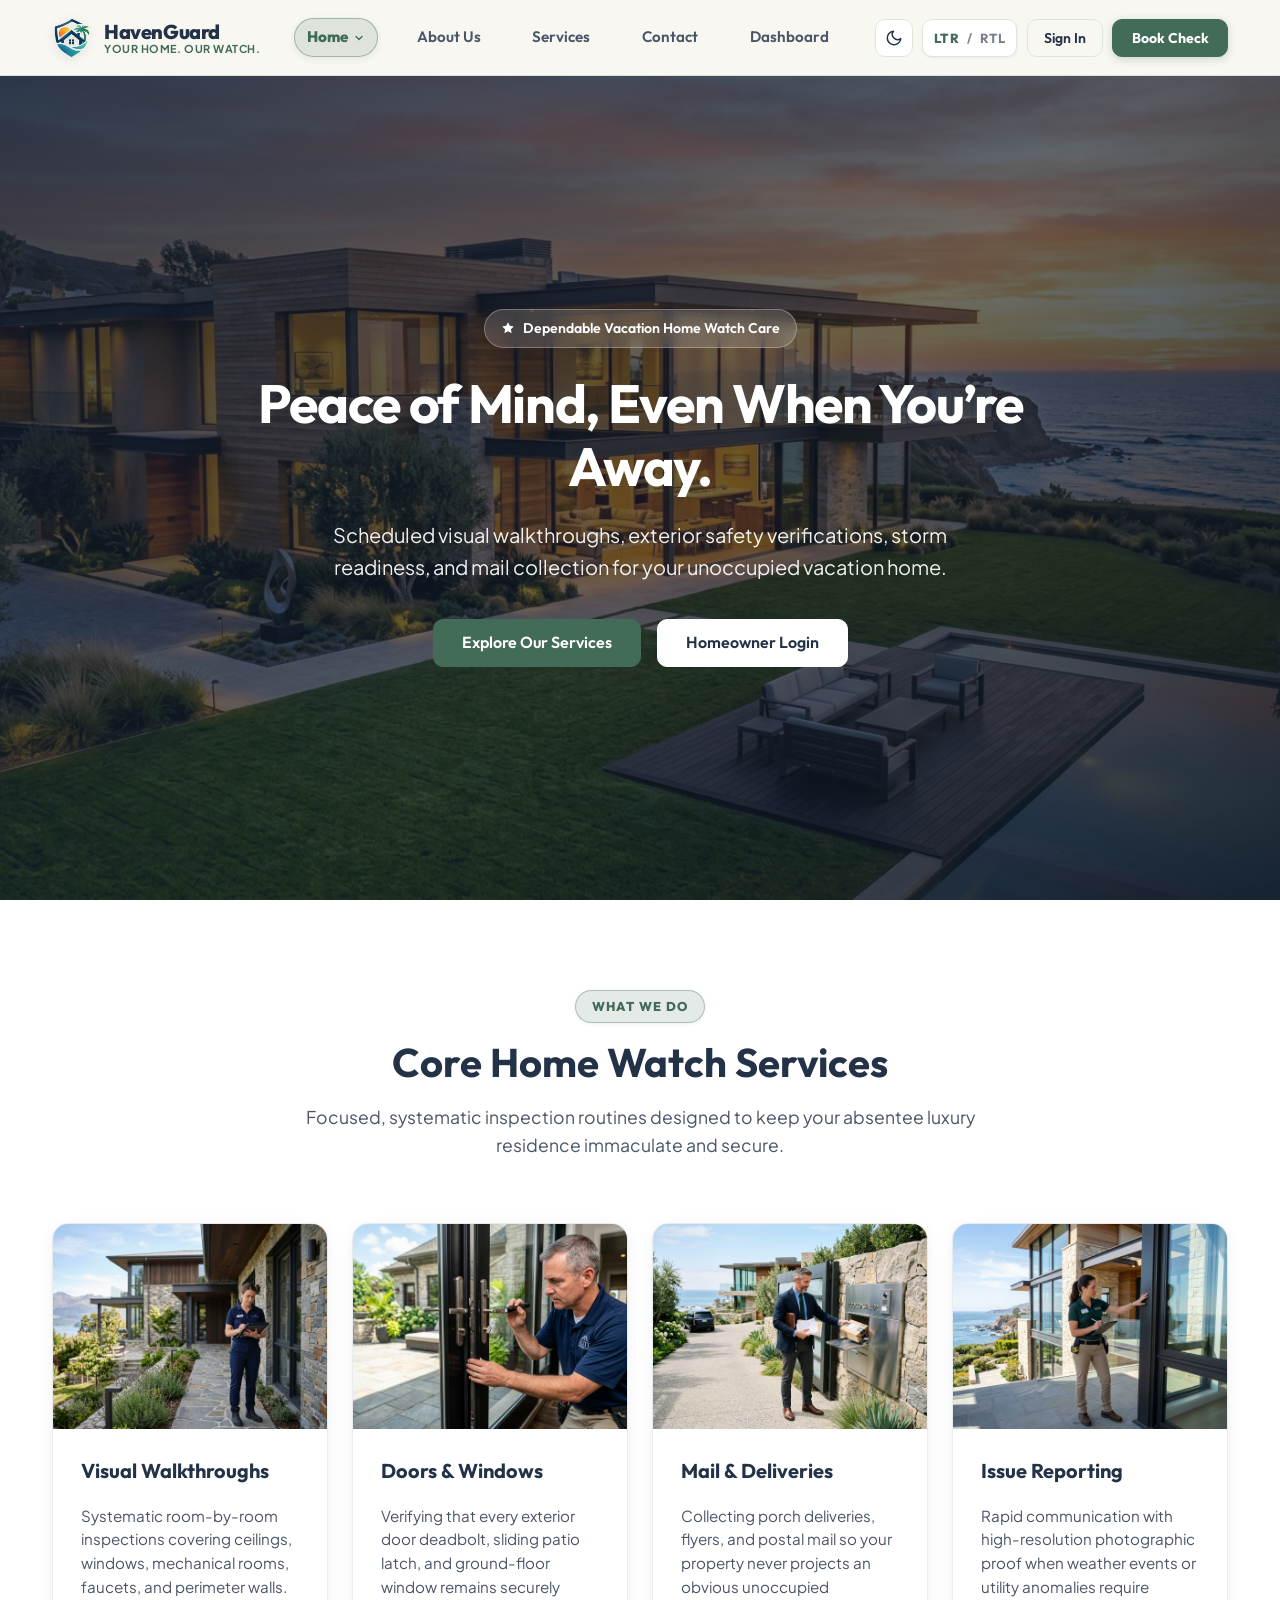
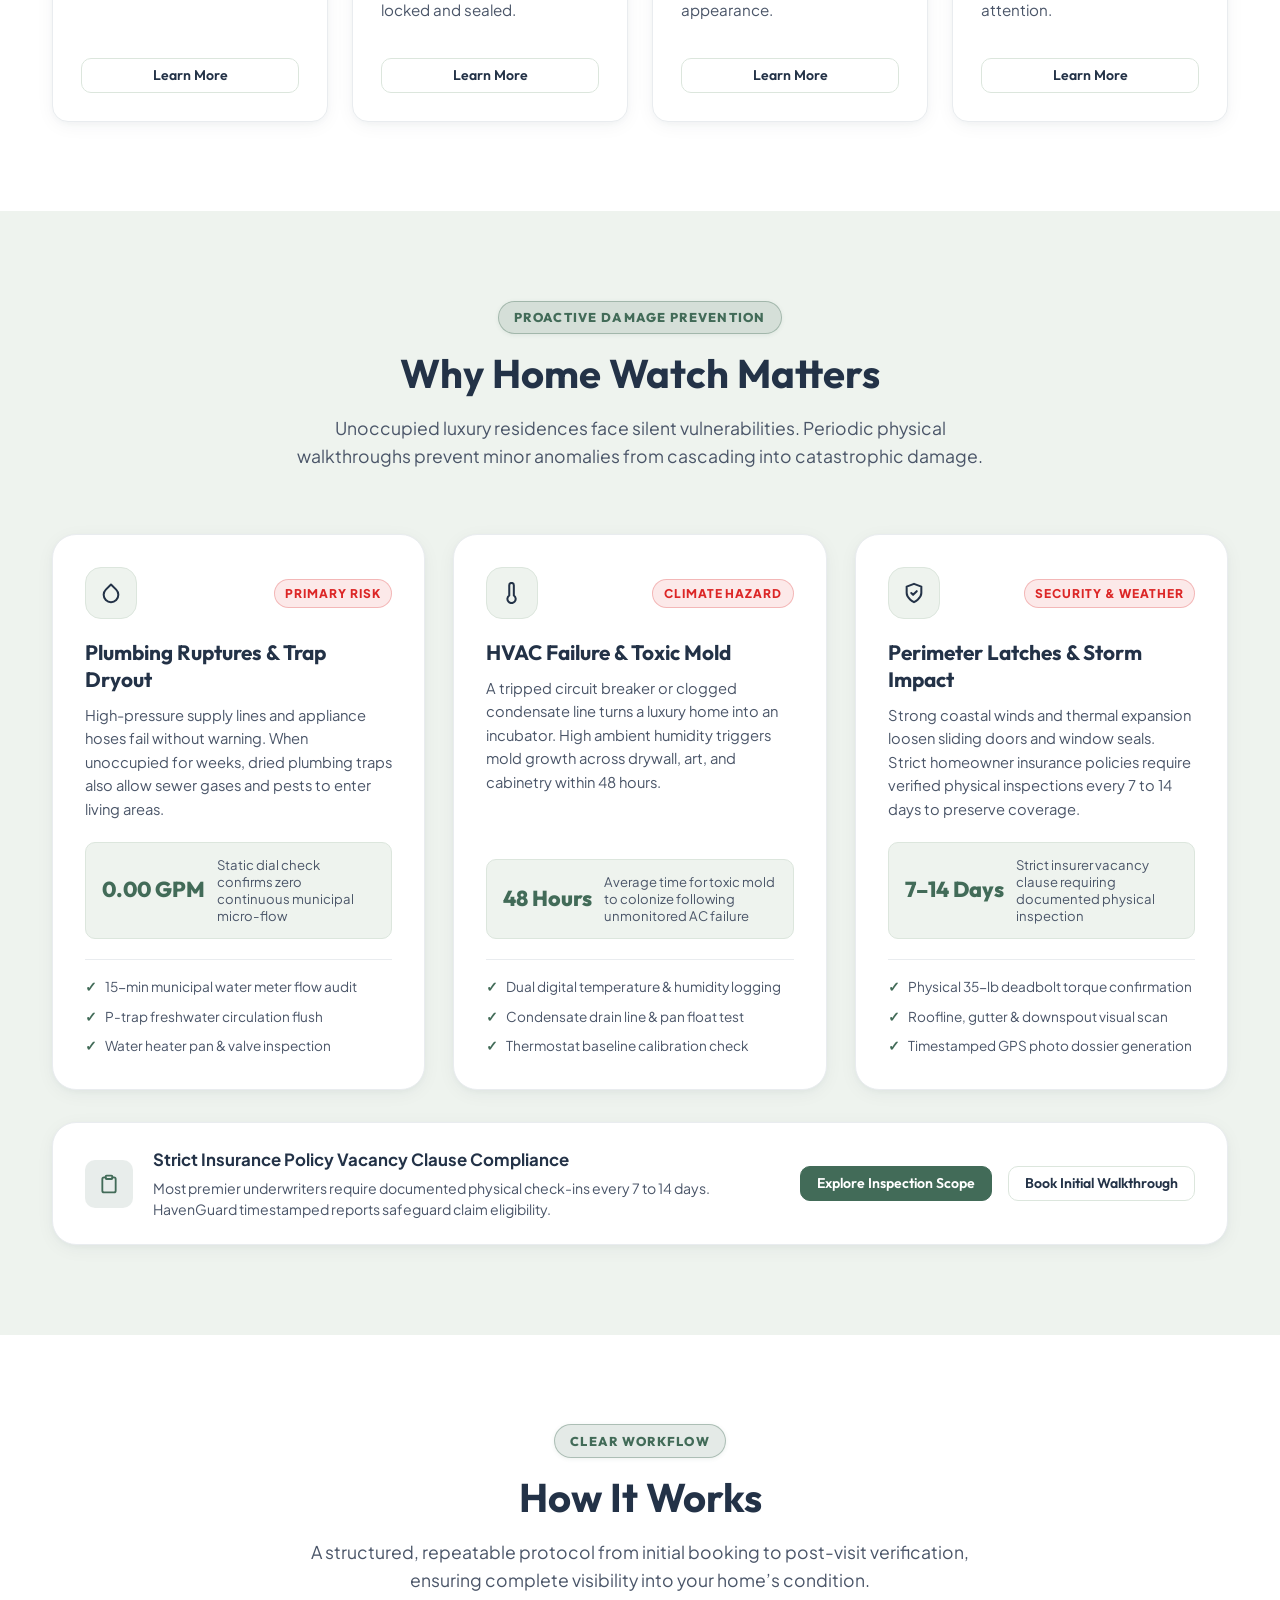
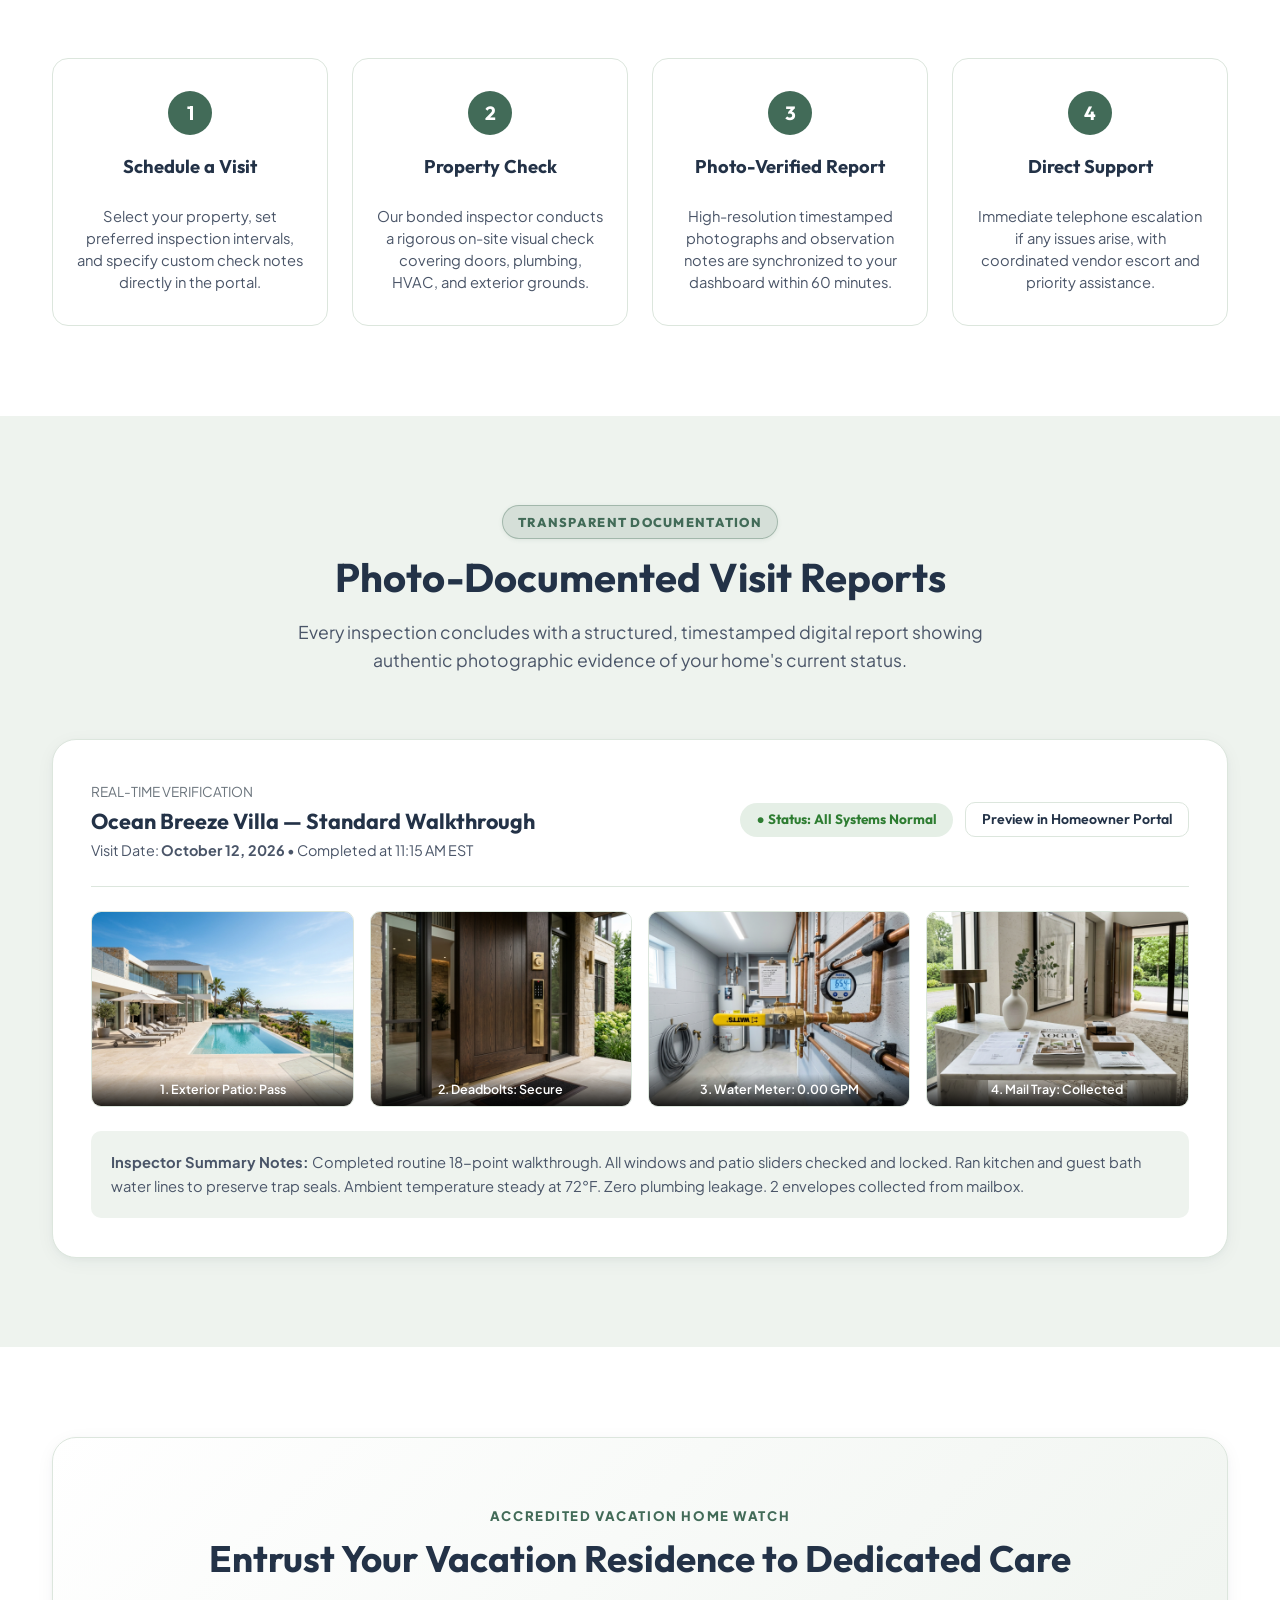
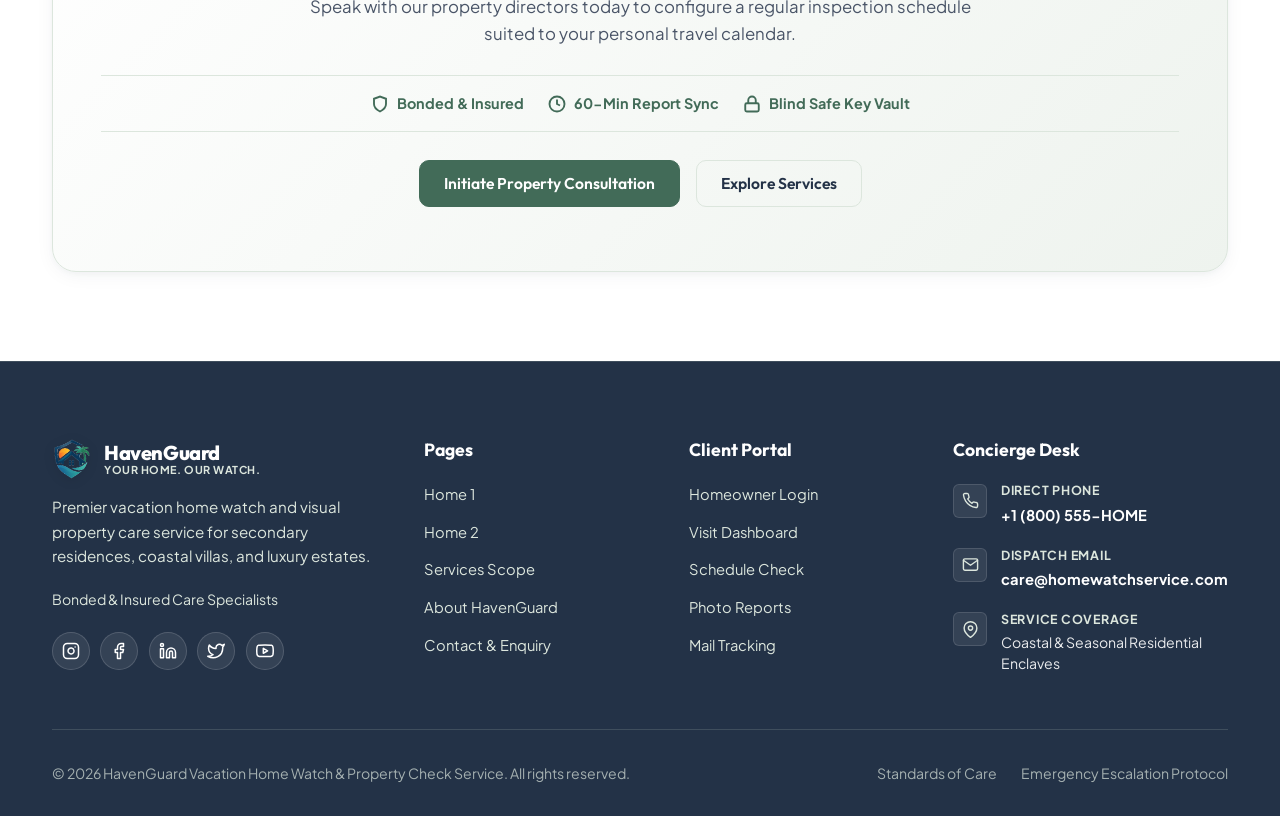
<file: index.html>
<!DOCTYPE html>
<html lang="en" dir="ltr" data-theme="light">
<head>
  <meta charset="UTF-8">
  <meta name="viewport" content="width=device-width, initial-scale=1.0">
  <title>Vacation Home Watch &amp; Property Check Service | HavenGuard</title>
  <meta name="description" content="Dependable vacation home watch and property check services for unoccupied residential properties. Visual walkthroughs, storm readiness, and mail handling.">
  <link rel="icon" type="image/png" href="assets/images/favicon.png">
  <link rel="stylesheet" href="assets/css/style.css">
  <script>
    (function() {
      const t = localStorage.getItem('homewatch_theme') || 'light';
      const d = localStorage.getItem('homewatch_dir') || 'ltr';
      document.documentElement.setAttribute('data-theme', t);
      document.documentElement.setAttribute('dir', d);
      document.documentElement.lang = d === 'rtl' ? 'ar' : 'en';
    })();
  </script>
</head>
<body>

  <!-- Page Preloader -->
  <div id="page-preloader" class="page-preloader" aria-hidden="true">
    <div class="preloader-content">
      <div class="preloader-shield-wrap">
        <img src="assets/images/havenguard-shield-icon.png" alt="HavenGuard" class="preloader-shield" width="68" height="68">
        <div class="preloader-pulse-ring"></div>
      </div>
      <div class="preloader-brand">
        <span class="preloader-title">HavenGuard</span>
        <span class="preloader-tagline">Your Home. Our Watch.</span>
      </div>
      <div class="preloader-progress-track">
        <div class="preloader-progress-bar"></div>
      </div>
    </div>
  </div>

  <!-- Navigation Header -->
  <header class="site-header">
    <div class="container navbar">
      <!-- Logo -->
      <a href="index.html" class="nav-brand" id="brand-logo" aria-label="HavenGuard - Your Home. Our Watch.">
        <img src="assets/images/havenguard-shield-icon.png" alt="HavenGuard Shield Logo" class="brand-logo-shield" width="38" height="38">
        <div class="brand-title-group">
          <span class="brand-name">HavenGuard</span>
          <span class="brand-tagline">Your Home. Our Watch.</span>
        </div>
      </a>

      <!-- Desktop Menu Links -->
      <nav class="nav-navigation" aria-label="Main Navigation">
        <ul class="nav-menu">
          <li class="nav-item">
            <button type="button" class="nav-link dropdown-trigger active" aria-expanded="false" id="home-dropdown-btn">
              <span>Home</span>
              <svg class="dropdown-arrow" width="12" height="12" viewBox="0 0 24 24" fill="none" stroke="currentColor" stroke-width="2.5" stroke-linecap="round" stroke-linejoin="round" aria-hidden="true"><polyline points="6 9 12 15 18 9"></polyline></svg>
            </button>
            <ul class="dropdown-menu" aria-label="Home Variations">
              <li><a href="index.html" class="dropdown-item active">Home 1</a></li>
              <li><a href="home-2.html" class="dropdown-item">Home 2</a></li>
            </ul>
          </li>
          <li class="nav-item"><a href="about.html" class="nav-link">About Us</a></li>
          <li class="nav-item"><a href="services.html" class="nav-link">Services</a></li>
          <li class="nav-item"><a href="contact.html" class="nav-link">Contact</a></li>
          <li class="nav-item"><a href="dashboard.html" class="nav-link">Dashboard</a></li>
        </ul>
      </nav>

      <!-- Action Controls -->
      <div class="nav-actions">
        <!-- Theme Toggle -->
        <button class="control-btn js-theme-toggle" id="theme-toggle-btn" aria-label="Switch to dark mode" title="Switch to dark mode">
          <svg class="theme-icon theme-icon-moon" width="18" height="18" viewBox="0 0 24 24" fill="none" stroke="currentColor" stroke-width="2" stroke-linecap="round" stroke-linejoin="round" aria-hidden="true">
            <path d="M21 12.79A9 9 0 1 1 11.21 3 7 7 0 0 0 21 12.79z"></path>
          </svg>
        </button>

        <!-- RTL / LTR Toggle -->
        <button class="control-btn dir-toggle-btn js-rtl-toggle" id="rtl-toggle-btn" aria-label="Switch text direction to RTL" title="Current: LTR (Click to switch to RTL)">
          <span class="dir-opt dir-opt-ltr active">LTR</span>
          <span class="dir-opt-sep">/</span>
          <span class="dir-opt dir-opt-rtl">RTL</span>
        </button>

        <!-- Simple Words Sign In Button -->
        <a href="login.html" class="btn btn-secondary btn-sm nav-login-btn" id="nav-login-btn">
          Sign In
        </a>

        <!-- Theme Matching CTA Button -->
        <a href="contact.html" class="btn btn-primary btn-sm nav-cta-btn" id="nav-cta-btn">
          Book Check
        </a>

        <!-- Mobile Hamburger Button -->
        <button class="hamburger-btn js-hamburger-btn" id="mobile-menu-btn" aria-label="Open mobile navigation menu" aria-expanded="false">
          <svg width="20" height="20" viewBox="0 0 24 24" fill="none" stroke="currentColor" stroke-width="2.2" stroke-linecap="round" stroke-linejoin="round" aria-hidden="true">
            <line x1="3" y1="12" x2="21" y2="12"></line>
            <line x1="3" y1="6" x2="21" y2="6"></line>
            <line x1="3" y1="18" x2="21" y2="18"></line>
          </svg>
        </button>
      </div>
    </div>
  </header>

  <!-- Mobile Drawer & Backdrop -->
  <div class="mobile-nav-backdrop js-mobile-backdrop"></div>
  <aside class="mobile-nav-drawer js-mobile-drawer" id="mobile-nav-drawer" aria-label="Mobile Navigation">
    <div class="mobile-nav-header">
      <a href="index.html" class="nav-brand" aria-label="HavenGuard Home">
        <img src="assets/images/havenguard-shield-icon.png" alt="HavenGuard Shield Logo" class="brand-logo-shield" width="34" height="34">
        <div class="brand-title-group">
          <span class="brand-name">HavenGuard</span>
          <span class="brand-tagline">Your Home. Our Watch.</span>
        </div>
      </a>
      <button class="control-btn js-drawer-close" aria-label="Close navigation menu">
        <svg width="18" height="18" viewBox="0 0 24 24" fill="none" stroke="currentColor" stroke-width="2" stroke-linecap="round" stroke-linejoin="round" aria-hidden="true">
          <line x1="18" y1="6" x2="6" y2="18"></line>
          <line x1="6" y1="6" x2="18" y2="18"></line>
        </svg>
      </button>
    </div>
    <ul class="mobile-nav-menu">
      <li class="mobile-nav-item has-dropdown">
        <button type="button" class="mobile-nav-link mobile-dropdown-toggle active" id="mobile-home-dropdown-toggle" aria-expanded="false">
          <span>Home Variations</span>
          <svg class="dropdown-arrow" width="12" height="12" viewBox="0 0 24 24" fill="none" stroke="currentColor" stroke-width="2.5" stroke-linecap="round" stroke-linejoin="round" aria-hidden="true"><polyline points="6 9 12 15 18 9"></polyline></svg>
        </button>
        <ul class="mobile-dropdown-list">
          <li><a href="index.html" class="mobile-sublink active">Home 1</a></li>
          <li><a href="home-2.html" class="mobile-sublink">Home 2</a></li>
        </ul>
      </li>
      <li><a href="about.html" class="mobile-nav-link">About Us</a></li>
      <li><a href="services.html" class="mobile-nav-link">Services</a></li>
      <li><a href="contact.html" class="mobile-nav-link">Contact</a></li>
      <li><a href="dashboard.html" class="mobile-nav-link mobile-nav-highlight">Portal Dashboard</a></li>
    </ul>
    <div class="mobile-nav-controls">
      <div class="mobile-controls-row">
        <button class="btn btn-secondary js-theme-toggle mobile-ctrl-btn" aria-label="Switch to dark mode">
          <span class="theme-icon-container">
            <svg class="theme-icon theme-icon-moon" width="18" height="18" viewBox="0 0 24 24" fill="none" stroke="currentColor" stroke-width="2" stroke-linecap="round" stroke-linejoin="round" aria-hidden="true">
              <path d="M21 12.79A9 9 0 1 1 11.21 3 7 7 0 0 0 21 12.79z"></path>
            </svg>
          </span>
          <span class="theme-label">Dark Mode</span>
        </button>
        <button class="btn btn-secondary js-rtl-toggle mobile-ctrl-btn dir-toggle-btn" aria-label="Switch text direction to RTL" title="Current: LTR (Click to switch to RTL)">
          <span class="dir-opt dir-opt-ltr active">LTR</span>
          <span class="dir-opt-sep">/</span>
          <span class="dir-opt dir-opt-rtl">RTL</span>
        </button>
      </div>
      <div style="display: flex; flex-direction: column; gap: 0.5rem;">
        <a href="login.html" class="btn btn-secondary btn-block">Sign In</a>
        <a href="contact.html" class="btn btn-primary btn-block">Book Check</a>
      </div>
    </div>
  </aside>

  <!-- =========================================================================
       MAIN CONTENT: EXACTLY 6 MAJOR SECTIONS
       ========================================================================= -->
  <main id="main-content">

    <!-- SECTION 1: Full-Screen Hero (Photography-Led) -->
    <section class="hero-photo" id="hero-section" aria-label="Welcome Hero">
      <div class="container">
        <div class="hero-photo-content">
          <div class="badge-light">
            <svg width="14" height="14" viewBox="0 0 24 24" fill="currentColor" stroke="none" aria-hidden="true"><polygon points="12 2 15.09 8.26 22 9.27 17 14.14 18.18 21.02 12 17.77 5.82 21.02 7 14.14 2 9.27 8.91 8.26 12 2"/></svg>
            <span>Dependable Vacation Home Watch Care</span>
          </div>
          <h1>Peace of Mind, Even When You’re Away.</h1>
          <p>
            Scheduled visual walkthroughs, exterior safety verifications, storm readiness, and mail collection for your unoccupied vacation home.
          </p>
          <div class="btn-group">
            <a href="services.html" class="btn btn-primary" id="hero-primary-cta">Explore Our Services</a>
            <a href="login.html" class="btn btn-white" id="hero-login-cta">Homeowner Login</a>
          </div>
        </div>
      </div>
    </section>

    <!-- SECTION 2: Core Home Watch Services (Cards with Visuals) -->
    <section class="section section-surface" id="core-services-section">
      <div class="container">
        <div class="section-header">
          <span class="eyebrow">What We Do</span>
          <h2 class="section-title">Core Home Watch Services</h2>
          <p class="section-subtitle">
            Focused, systematic inspection routines designed to keep your absentee luxury residence immaculate and secure.
          </p>
        </div>

        <div class="cards-grid-4">
          <!-- Service 1 -->
          <article class="card card-service">
            <img src="assets/images/service-inspection.jpg" alt="Visual Interior &amp; Exterior Inspections" class="card-img-top" loading="lazy">
            <div class="card-body">
              <h3 class="card-title">Visual Walkthroughs</h3>
              <p class="card-text">
                Systematic room-by-room inspections covering ceilings, windows, mechanical rooms, faucets, and perimeter walls.
              </p>
              <div class="card-action">
                <a href="services.html#vacant-checks" class="btn btn-secondary btn-sm btn-block">Learn More</a>
              </div>
            </div>
          </article>

          <!-- Service 2 -->
          <article class="card card-service">
            <img src="assets/images/service-doors-windows.jpg" alt="Doors, Windows &amp; Perimeter Checks" class="card-img-top" loading="lazy">
            <div class="card-body">
              <h3 class="card-title">Doors &amp; Windows</h3>
              <p class="card-text">
                Verifying that every exterior door deadbolt, sliding patio latch, and ground-floor window remains securely locked and sealed.
              </p>
              <div class="card-action">
                <a href="services.html#vacant-checks" class="btn btn-secondary btn-sm btn-block">Learn More</a>
              </div>
            </div>
          </article>

          <!-- Service 3 -->
          <article class="card card-service">
            <img src="assets/images/mail-collection.jpg" alt="Mail, Package &amp; Delivery Collection" class="card-img-top" loading="lazy">
            <div class="card-body">
              <h3 class="card-title">Mail &amp; Deliveries</h3>
              <p class="card-text">
                Collecting porch deliveries, flyers, and postal mail so your property never projects an obvious unoccupied appearance.
              </p>
              <div class="card-action">
                <a href="services.html#mail-collection" class="btn btn-secondary btn-sm btn-block">Learn More</a>
              </div>
            </div>
          </article>

          <!-- Service 4 -->
          <article class="card card-service">
            <img src="assets/images/issue-reporting.jpg" alt="Photo-Documented Issue Reporting" class="card-img-top" loading="lazy">
            <div class="card-body">
              <h3 class="card-title">Issue Reporting</h3>
              <p class="card-text">
                Rapid communication with high-resolution photographic proof when weather events or utility anomalies require attention.
              </p>
              <div class="card-action">
                <a href="services.html#photo-reports" class="btn btn-secondary btn-sm btn-block">Learn More</a>
              </div>
            </div>
          </article>
        </div>
      </div>
    </section>

    <!-- SECTION 3: Why Home Watch Matters (Redesigned 3-Column Threat Prevention & Assurance Layout) -->
    <section class="section section-muted" id="why-it-matters-section">
      <div class="container">
        <div class="section-header">
          <span class="eyebrow">Proactive Damage Prevention</span>
          <h2 class="section-title">Why Home Watch Matters</h2>
          <p class="section-subtitle">
            Unoccupied luxury residences face silent vulnerabilities. Periodic physical walkthroughs prevent minor anomalies from cascading into catastrophic damage.
          </p>
        </div>

        <div class="threat-prevention-grid">
          <!-- Card 1: Plumbing Line Ruptures -->
          <article class="threat-card">
            <div class="threat-card-header">
              <div class="threat-icon-box" aria-hidden="true">
                <svg width="22" height="22" viewBox="0 0 24 24" fill="none" stroke="currentColor" stroke-width="2.2" stroke-linecap="round" stroke-linejoin="round"><path d="M12 2.69l5.66 5.66a8 8 0 1 1-11.31 0z"></path></svg>
              </div>
              <span class="threat-risk-tag">Primary Risk</span>
            </div>
            <h3 class="threat-card-title">Plumbing Ruptures &amp; Trap Dryout</h3>
            <p class="threat-card-desc">
              High-pressure supply lines and appliance hoses fail without warning. When unoccupied for weeks, dried plumbing traps also allow sewer gases and pests to enter living areas.
            </p>
            <div class="threat-stat-callout">
              <div class="threat-stat-value">0.00 GPM</div>
              <div class="threat-stat-label">Static dial check confirms zero continuous municipal micro-flow</div>
            </div>
            <ul class="threat-checks-list">
              <li>15-min municipal water meter flow audit</li>
              <li>P-trap freshwater circulation flush</li>
              <li>Water heater pan &amp; valve inspection</li>
            </ul>
          </article>

          <!-- Card 2: HVAC Failures & Mold -->
          <article class="threat-card">
            <div class="threat-card-header">
              <div class="threat-icon-box" aria-hidden="true">
                <svg width="22" height="22" viewBox="0 0 24 24" fill="none" stroke="currentColor" stroke-width="2.2" stroke-linecap="round" stroke-linejoin="round"><path d="M14 14.76V3.5a2.5 2.5 0 0 0-5 0v11.26a4.5 4.5 0 1 0 5 0z"></path></svg>
              </div>
              <span class="threat-risk-tag">Climate Hazard</span>
            </div>
            <h3 class="threat-card-title">HVAC Failure &amp; Toxic Mold</h3>
            <p class="threat-card-desc">
              A tripped circuit breaker or clogged condensate line turns a luxury home into an incubator. High ambient humidity triggers mold growth across drywall, art, and cabinetry within 48 hours.
            </p>
            <div class="threat-stat-callout">
              <div class="threat-stat-value">48 Hours</div>
              <div class="threat-stat-label">Average time for toxic mold to colonize following unmonitored AC failure</div>
            </div>
            <ul class="threat-checks-list">
              <li>Dual digital temperature &amp; humidity logging</li>
              <li>Condensate drain line &amp; pan float test</li>
              <li>Thermostat baseline calibration check</li>
            </ul>
          </article>

          <!-- Card 3: Perimeter Breaches & Storm Impact -->
          <article class="threat-card">
            <div class="threat-card-header">
              <div class="threat-icon-box" aria-hidden="true">
                <svg width="22" height="22" viewBox="0 0 24 24" fill="none" stroke="currentColor" stroke-width="2.2" stroke-linecap="round" stroke-linejoin="round"><path d="M12 22s8-4 8-10V5l-8-3-8 3v7c0 6 8 10 8 10z"></path><polyline points="9 12 11 14 15 10"></polyline></svg>
              </div>
              <span class="threat-risk-tag">Security &amp; Weather</span>
            </div>
            <h3 class="threat-card-title">Perimeter Latches &amp; Storm Impact</h3>
            <p class="threat-card-desc">
              Strong coastal winds and thermal expansion loosen sliding doors and window seals. Strict homeowner insurance policies require verified physical inspections every 7 to 14 days to preserve coverage.
            </p>
            <div class="threat-stat-callout">
              <div class="threat-stat-value">7–14 Days</div>
              <div class="threat-stat-label">Strict insurer vacancy clause requiring documented physical inspection</div>
            </div>
            <ul class="threat-checks-list">
              <li>Physical 35-lb deadbolt torque confirmation</li>
              <li>Roofline, gutter &amp; downspout visual scan</li>
              <li>Timestamped GPS photo dossier generation</li>
            </ul>
          </article>
        </div>

        <!-- Insurance Vacancy Compliance Bar -->
        <div class="threat-insurance-banner">
          <div class="threat-insurance-info">
            <div class="insurance-icon-badge" aria-hidden="true">
              <svg width="20" height="20" viewBox="0 0 24 24" fill="none" stroke="currentColor" stroke-width="2.2" stroke-linecap="round" stroke-linejoin="round"><path d="M16 4h2a2 2 0 0 1 2 2v14a2 2 0 0 1-2 2H6a2 2 0 0 1-2-2V6a2 2 0 0 1 2-2h2"></path><rect x="8" y="2" width="8" height="4" rx="1" ry="1"></rect></svg>
            </div>
            <div class="threat-insurance-copy">
              <strong>Strict Insurance Policy Vacancy Clause Compliance</strong>
              <span>Most premier underwriters require documented physical check-ins every 7 to 14 days. HavenGuard timestamped reports safeguard claim eligibility.</span>
            </div>
          </div>
          <div class="btn-group" style="margin: 0;">
            <a href="services.html" class="btn btn-primary btn-sm">Explore Inspection Scope</a>
            <a href="contact.html" class="btn btn-secondary btn-sm">Book Initial Walkthrough</a>
          </div>
        </div>
      </div>
    </section>

    <!-- SECTION 4: How It Works -->
    <section class="section section-surface" id="how-it-works-section">
      <div class="container">
        <div class="section-header">
          <span class="eyebrow">Clear Workflow</span>
          <h2 class="section-title">How It Works</h2>
          <p class="section-subtitle">
            A structured, repeatable protocol from initial booking to post-visit verification, ensuring complete visibility into your home’s condition.
          </p>
        </div>

        <div class="process-flow">
          <!-- Step 1 -->
          <div class="process-step">
            <div class="step-number">1</div>
            <h3 class="step-title">Schedule a Visit</h3>
            <p class="step-desc">
              Select your property, set preferred inspection intervals, and specify custom check notes directly in the portal.
            </p>
          </div>

          <!-- Step 2 -->
          <div class="process-step">
            <div class="step-number">2</div>
            <h3 class="step-title">Property Check</h3>
            <p class="step-desc">
              Our bonded inspector conducts a rigorous on-site visual check covering doors, plumbing, HVAC, and exterior grounds.
            </p>
          </div>

          <!-- Step 3 -->
          <div class="process-step">
            <div class="step-number">3</div>
            <h3 class="step-title">Photo-Verified Report</h3>
            <p class="step-desc">
              High-resolution timestamped photographs and observation notes are synchronized to your dashboard within 60 minutes.
            </p>
          </div>

          <!-- Step 4 -->
          <div class="process-step">
            <div class="step-number">4</div>
            <h3 class="step-title">Direct Support</h3>
            <p class="step-desc">
              Immediate telephone escalation if any issues arise, with coordinated vendor escort and priority assistance.
            </p>
          </div>
        </div>
      </div>
    </section>

    <!-- SECTION 5: Photo-Based Visit Report Preview -->
    <section class="section section-muted" id="report-preview-section">
      <div class="container">
        <div class="section-header">
          <span class="eyebrow">Transparent Documentation</span>
          <h2 class="section-title">Photo-Documented Visit Reports</h2>
          <p class="section-subtitle">
            Every inspection concludes with a structured, timestamped digital report showing authentic photographic evidence of your home's current status.
          </p>
        </div>

        <div class="report-preview-box">
          <div class="report-header">
            <div>
              <span style="font-size: 0.85rem; color: var(--text-muted); text-transform: uppercase;">Real-Time Verification</span>
              <h3 style="font-size: 1.35rem; color: var(--text-primary); margin-block-start: 0.25rem;">Ocean Breeze Villa — Standard Walkthrough</h3>
              <div style="font-size: 0.9rem; color: var(--text-secondary); margin-block-start: 0.25rem;">
                Visit Date: <strong>October 12, 2026</strong> &bull; Completed at 11:15 AM EST
              </div>
            </div>
            <div style="display: flex; gap: 0.75rem; align-items: center; flex-wrap: wrap;">
              <span class="report-status-badge">● Status: All Systems Normal</span>
              <a href="dashboard.html" class="btn btn-secondary btn-sm">Preview in Homeowner Portal</a>
            </div>
          </div>

          <div class="report-gallery">
            <div class="report-thumb">
              <img src="assets/images/report-sample-1.jpg" alt="Exterior Patio Pass">
              <div class="report-thumb-label">1. Exterior Patio: Pass</div>
            </div>
            <div class="report-thumb">
              <img src="assets/images/report-sample-2.jpg" alt="Locks Checked">
              <div class="report-thumb-label">2. Deadbolts: Secure</div>
            </div>
            <div class="report-thumb">
              <img src="assets/images/report-sample-3.jpg" alt="Water Meter Reading">
              <div class="report-thumb-label">3. Water Meter: 0.00 GPM</div>
            </div>
            <div class="report-thumb">
              <img src="assets/images/report-sample-4.jpg" alt="Foyer Mail Log">
              <div class="report-thumb-label">4. Mail Tray: Collected</div>
            </div>
          </div>

          <div style="background-color: var(--bg-subtle); padding: 1.25rem; border-radius: var(--radius-md); font-size: 0.92rem; color: var(--text-secondary); line-height: 1.6;">
            <strong>Inspector Summary Notes:</strong> Completed routine 18-point walkthrough. All windows and patio sliders checked and locked. Ran kitchen and guest bath water lines to preserve trap seals. Ambient temperature steady at 72°F. Zero plumbing leakage. 2 envelopes collected from mailbox.
          </div>
        </div>
      </div>
    </section>

    <!-- SECTION 6: High-Trust Accent Banner -->
    <section class="section section-surface" id="final-cta-section">
      <div class="container">
        <div class="cta-accent-banner">
          <span style="font-size: 0.82rem; font-weight: 800; color: var(--color-forest); text-transform: uppercase; letter-spacing: 0.12em;">Accredited Vacation Home Watch</span>
          <h2 style="font-size: clamp(1.6rem, 3vw, 2.3rem); margin-block: 0.5rem 0.75rem;">Entrust Your Vacation Residence to Dedicated Care</h2>
          <p style="color: var(--text-secondary); max-width: 680px; margin-inline: auto; margin-block-end: 1.5rem; line-height: 1.6;">
            Speak with our property directors today to configure a regular inspection schedule suited to your personal travel calendar.
          </p>

          <!-- Trust Badges Row -->
          <div class="trust-badges-row" aria-label="Key Assurances">
            <div class="trust-badge-item">
              <svg width="18" height="18" viewBox="0 0 24 24" fill="none" stroke="currentColor" stroke-width="2.5"><path d="M12 22s8-4 8-10V5l-8-3-8 3v7c0 6 8 10 8 10z"></path></svg>
              <span>Bonded &amp; Insured</span>
            </div>
            <div class="trust-badge-item">
              <svg width="18" height="18" viewBox="0 0 24 24" fill="none" stroke="currentColor" stroke-width="2.5"><circle cx="12" cy="12" r="10"></circle><polyline points="12 6 12 12 16 14"></polyline></svg>
              <span>60-Min Report Sync</span>
            </div>
            <div class="trust-badge-item">
              <svg width="18" height="18" viewBox="0 0 24 24" fill="none" stroke="currentColor" stroke-width="2.5"><rect x="3" y="11" width="18" height="11" rx="2" ry="2"></rect><path d="M7 11V7a5 5 0 0 1 10 0v4"></path></svg>
              <span>Blind Safe Key Vault</span>
            </div>
          </div>

          <div class="btn-group" style="justify-content: center; margin: 0;">
            <a href="contact.html" class="btn btn-primary">Initiate Property Consultation</a>
            <a href="services.html" class="btn btn-secondary">Explore Services</a>
          </div>
        </div>
      </div>
    </section>

  </main>

  <!-- =========================================================================
       Shared Footer
       ========================================================================= -->
  <footer class="site-footer">
    <div class="container">
      <div class="footer-grid">
        <!-- Brand Column -->
        <div class="footer-brand">
          <a href="index.html" class="nav-brand footer-brand-logo" style="margin-block-end: 1rem; color: #FFFFFF; text-decoration: none;">
            <img src="assets/images/havenguard-shield-icon.png" alt="HavenGuard Shield Logo" class="brand-logo-shield" width="38" height="38">
            <div class="brand-title-group">
              <span class="brand-name" style="color: #FFFFFF;">HavenGuard</span>
              <span class="brand-tagline" style="color: var(--color-sage);">Your Home. Our Watch.</span>
            </div>
          </a>
          <p>
            Premier vacation home watch and visual property care service for secondary residences, coastal villas, and luxury estates.
          </p>
          <div style="margin-block-start: 1.25rem; font-size: 0.88rem; color: var(--color-sage);">
            Bonded &amp; Insured Care Specialists
          </div>
          <!-- Social Media Icons -->
          <div class="footer-social-links" aria-label="HavenGuard Social Profiles">
            <a href="https://instagram.com" class="social-icon-btn" aria-label="HavenGuard on Instagram" target="_blank" rel="noopener noreferrer">
              <svg width="18" height="18" viewBox="0 0 24 24" fill="none" stroke="currentColor" stroke-width="2" stroke-linecap="round" stroke-linejoin="round" aria-hidden="true"><rect x="2" y="2" width="20" height="20" rx="5" ry="5"></rect><path d="M16 11.37A4 4 0 1 1 12.63 8 4 4 0 0 1 16 11.37z"></path><line x1="17.5" y1="6.5" x2="17.51" y2="6.5"></line></svg>
            </a>
            <a href="https://facebook.com" class="social-icon-btn" aria-label="HavenGuard on Facebook" target="_blank" rel="noopener noreferrer">
              <svg width="18" height="18" viewBox="0 0 24 24" fill="none" stroke="currentColor" stroke-width="2" stroke-linecap="round" stroke-linejoin="round" aria-hidden="true"><path d="M18 2h-3a5 5 0 0 0-5 5v3H7v4h3v8h4v-8h3l1-4h-4V7a1 1 0 0 1 1-1h3z"></path></svg>
            </a>
            <a href="https://linkedin.com" class="social-icon-btn" aria-label="HavenGuard on LinkedIn" target="_blank" rel="noopener noreferrer">
              <svg width="18" height="18" viewBox="0 0 24 24" fill="none" stroke="currentColor" stroke-width="2" stroke-linecap="round" stroke-linejoin="round" aria-hidden="true"><path d="M16 8a6 6 0 0 1 6 6v7h-4v-7a2 2 0 0 0-2-2 2 2 0 0 0-2 2v7h-4v-7a6 6 0 0 1 6-6z"></path><rect x="2" y="9" width="4" height="12"></rect><circle cx="4" cy="4" r="2"></circle></svg>
            </a>
            <a href="https://twitter.com" class="social-icon-btn" aria-label="HavenGuard on X" target="_blank" rel="noopener noreferrer">
              <svg width="18" height="18" viewBox="0 0 24 24" fill="none" stroke="currentColor" stroke-width="2" stroke-linecap="round" stroke-linejoin="round" aria-hidden="true"><path d="M23 3a10.9 10.9 0 0 1-3.14 1.53 4.48 4.48 0 0 0-7.86 3v1A10.66 10.66 0 0 1 3 4s-4 9 5 13a11.64 11.64 0 0 1-7 2c9 5 20 0 20-11.5a4.5 4.5 0 0 0-.08-.83A7.72 7.72 0 0 0 23 3z"></path></svg>
            </a>
            <a href="https://youtube.com" class="social-icon-btn" aria-label="HavenGuard on YouTube" target="_blank" rel="noopener noreferrer">
              <svg width="18" height="18" viewBox="0 0 24 24" fill="none" stroke="currentColor" stroke-width="2" stroke-linecap="round" stroke-linejoin="round" aria-hidden="true"><path d="M22.54 6.42a2.78 2.78 0 0 0-1.94-2C18.88 4 12 4 12 4s-6.88 0-8.6.46a2.78 2.78 0 0 0-1.94 2A29 29 0 0 0 1 11.75a29 29 0 0 0 .46 5.33A2.78 2.78 0 0 0 3.4 19c1.72.46 8.6.46 8.6.46s6.88 0 8.6-.46a2.78 2.78 0 0 0 1.94-2 29 29 0 0 0 .46-5.25 29 29 0 0 0-.46-5.33z"></path><polygon points="9.75 15.02 15.5 11.75 9.75 8.48 9.75 15.02"></polygon></svg>
            </a>
          </div>
        </div>

        <div>
          <h4 class="footer-heading">Pages</h4>
          <ul class="footer-links">
            <li><a href="index.html">Home 1</a></li>
            <li><a href="home-2.html">Home 2</a></li>
            <li><a href="services.html">Services Scope</a></li>
            <li><a href="about.html">About HavenGuard</a></li>
            <li><a href="contact.html">Contact &amp; Enquiry</a></li>
          </ul>
        </div>

        <div>
          <h4 class="footer-heading">Client Portal</h4>
          <ul class="footer-links">
            <li><a href="login.html">Homeowner Login</a></li>
            <li><a href="dashboard.html">Visit Dashboard</a></li>
            <li><a href="dashboard.html">Schedule Check</a></li>
            <li><a href="dashboard.html">Photo Reports</a></li>
            <li><a href="dashboard.html">Mail Tracking</a></li>
          </ul>
        </div>

        <div>
          <h4 class="footer-heading">Concierge Desk</h4>
          <ul class="footer-links" style="gap: 1.15rem;">
            <li class="footer-contact-item">
              <span class="footer-contact-icon" aria-hidden="true">
                <svg width="17" height="17" viewBox="0 0 24 24" fill="none" stroke="currentColor" stroke-width="2" stroke-linecap="round" stroke-linejoin="round"><path d="M22 16.92v3a2 2 0 0 1-2.18 2 19.79 19.79 0 0 1-8.63-3.07 19.5 19.5 0 0 1-6-6 19.79 19.79 0 0 1-3.07-8.67A2 2 0 0 1 4.11 2h3a2 2 0 0 1 2 1.72 12.84 12.84 0 0 0 .7 2.81 2 2 0 0 1-.45 2.11L8.09 9.91a16 16 0 0 0 6 6l1.27-1.27a2 2 0 0 1 2.11-.45 12.84 12.84 0 0 0 2.81.7A2 2 0 0 1 22 16.92z"></path></svg>
              </span>
              <div class="footer-contact-info">
                <span class="footer-contact-label">Direct Phone</span>
                <a href="tel:+18005554663" class="footer-contact-val">+1 (800) 555-HOME</a>
              </div>
            </li>
            <li class="footer-contact-item">
              <span class="footer-contact-icon" aria-hidden="true">
                <svg width="17" height="17" viewBox="0 0 24 24" fill="none" stroke="currentColor" stroke-width="2" stroke-linecap="round" stroke-linejoin="round"><path d="M4 4h16c1.1 0 2 .9 2 2v12c0 1.1-.9 2-2 2H4c-1.1 0-2-.9-2-2V6c0-1.1.9-2 2-2z"></path><polyline points="22,6 12,13 2,6"></polyline></svg>
              </span>
              <div class="footer-contact-info">
                <span class="footer-contact-label">Dispatch Email</span>
                <a href="mailto:care@homewatchservice.com" class="footer-contact-val">care@homewatchservice.com</a>
              </div>
            </li>
            <li class="footer-contact-item">
              <span class="footer-contact-icon" aria-hidden="true">
                <svg width="17" height="17" viewBox="0 0 24 24" fill="none" stroke="currentColor" stroke-width="2" stroke-linecap="round" stroke-linejoin="round"><path d="M21 10c0 7-9 13-9 13s-9-6-9-13a9 9 0 0 1 18 0z"></path><circle cx="12" cy="10" r="3"></circle></svg>
              </span>
              <div class="footer-contact-info">
                <span class="footer-contact-label">Service Coverage</span>
                <span class="footer-contact-text">Coastal &amp; Seasonal Residential Enclaves</span>
              </div>
            </li>
          </ul>
        </div>
      </div>

      <div class="footer-bottom">
        <div>&copy; 2026 HavenGuard Vacation Home Watch &amp; Property Check Service. All rights reserved.</div>
        <div style="display: flex; gap: 1.5rem;">
          <a href="about.html" style="color: inherit;">Standards of Care</a>
          <a href="contact.html" style="color: inherit;">Emergency Escalation Protocol</a>
        </div>
      </div>
    </div>
  </footer>

  <!-- Back to Top Button -->
  <button type="button" class="back-to-top js-back-to-top" id="back-to-top-btn" aria-label="Back to top" title="Back to top">
    <svg width="20" height="20" viewBox="0 0 24 24" fill="none" stroke="currentColor" stroke-width="2.5" stroke-linecap="round" stroke-linejoin="round" aria-hidden="true">
      <polyline points="18 15 12 9 6 15"></polyline>
    </svg>
  </button>

  <script src="assets/js/main.js"></script>
</body>
</html>
</file>
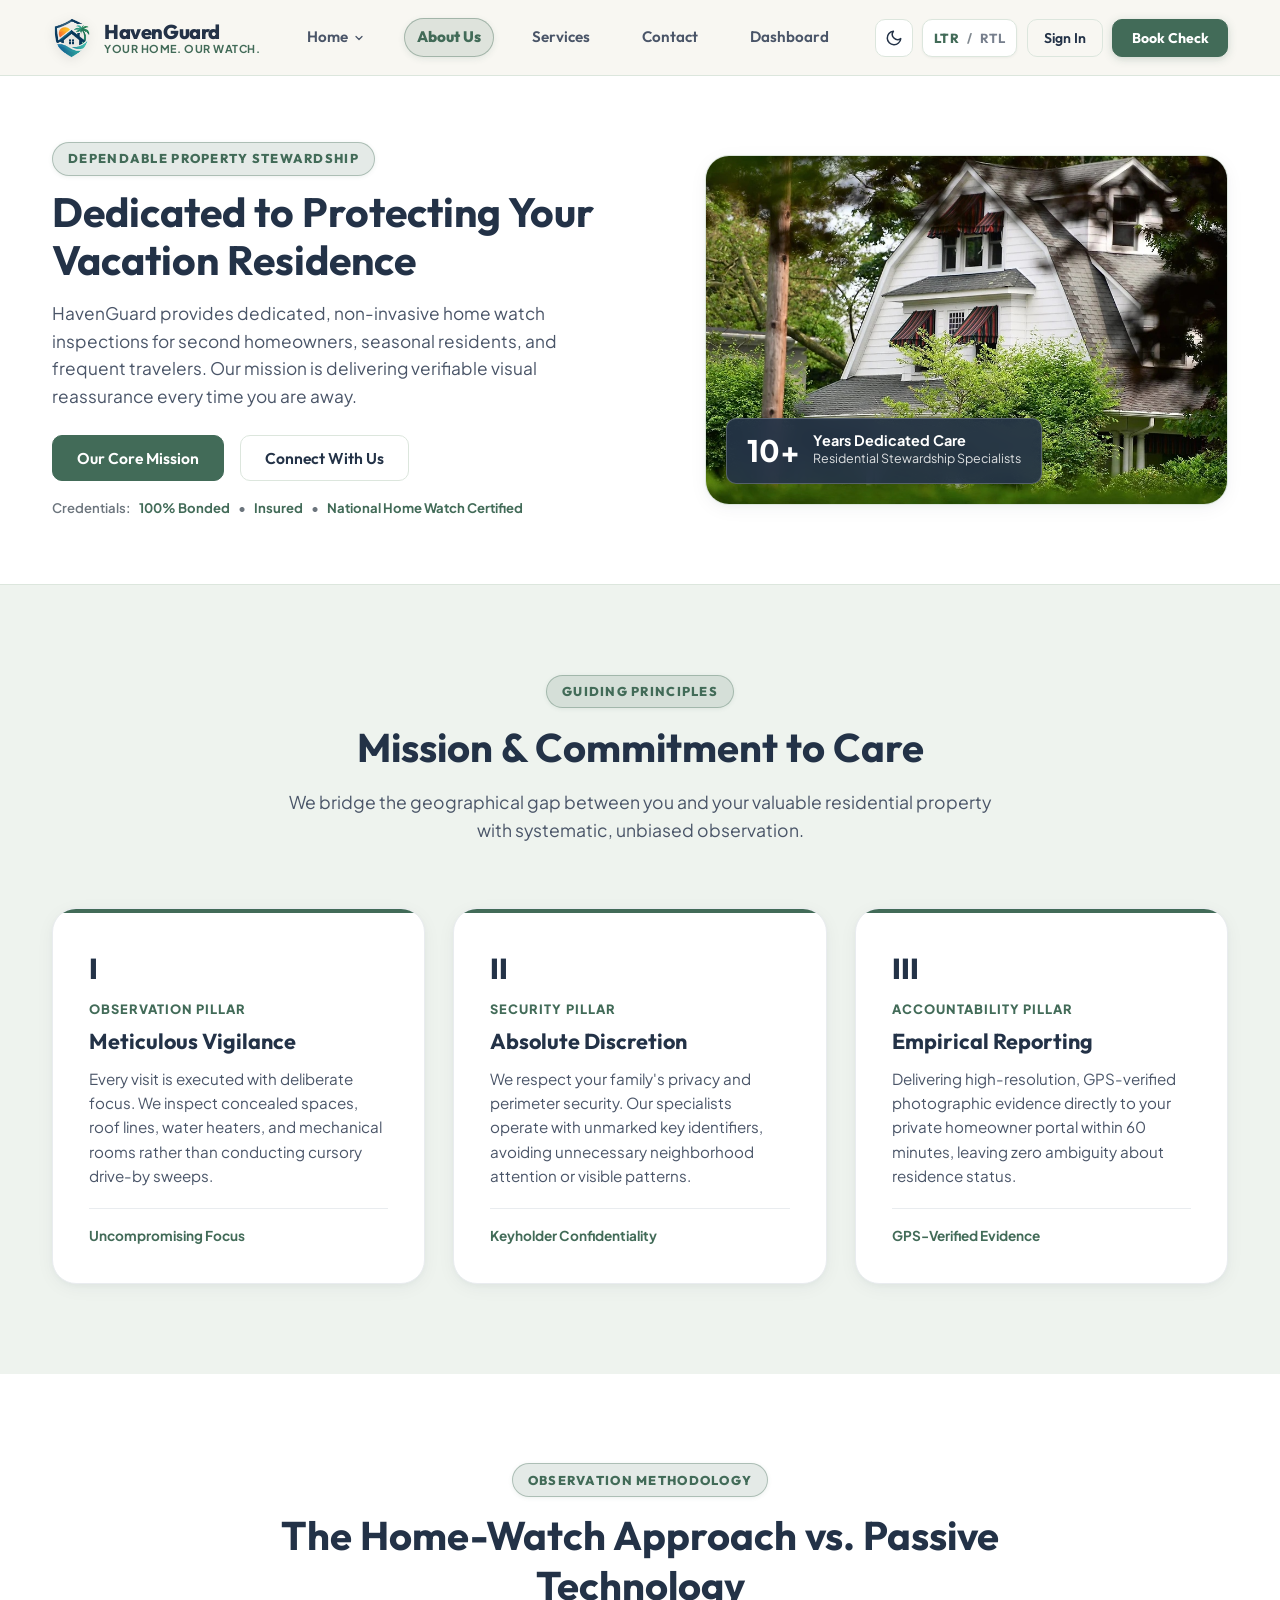
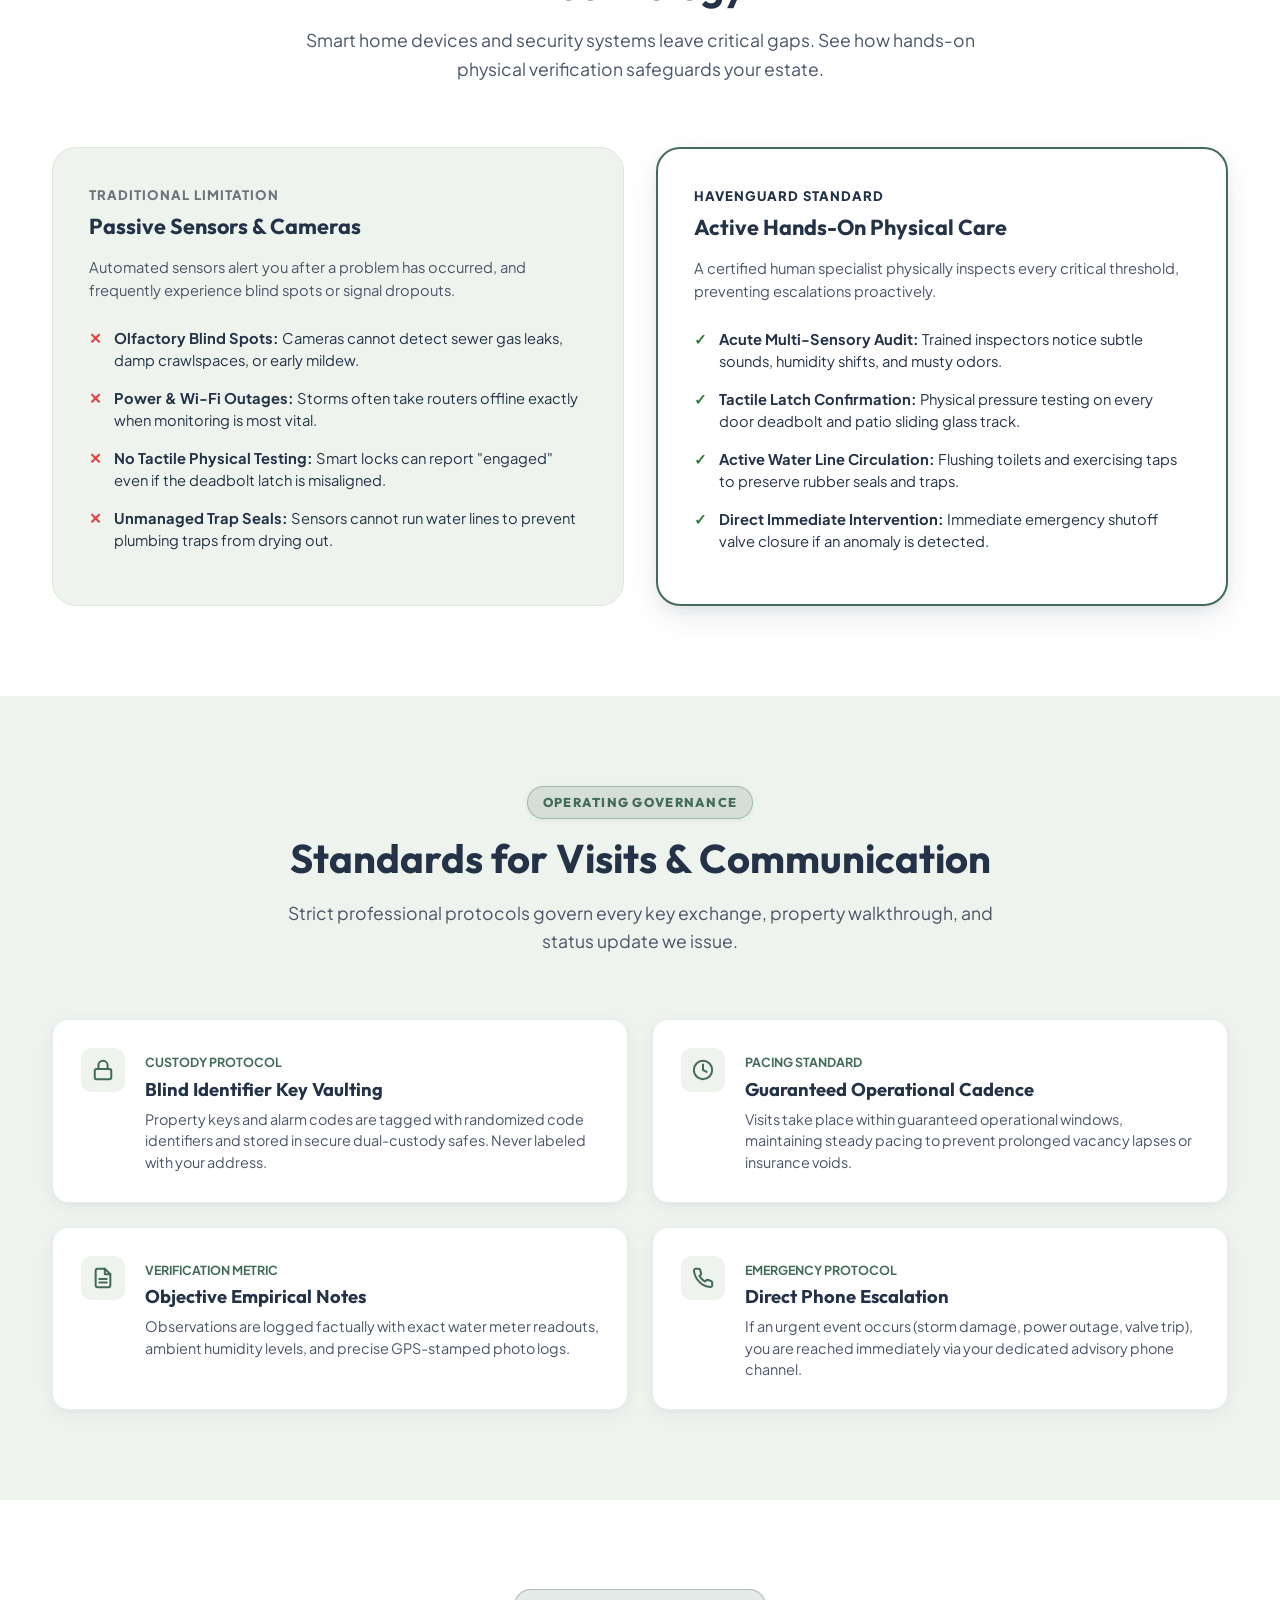
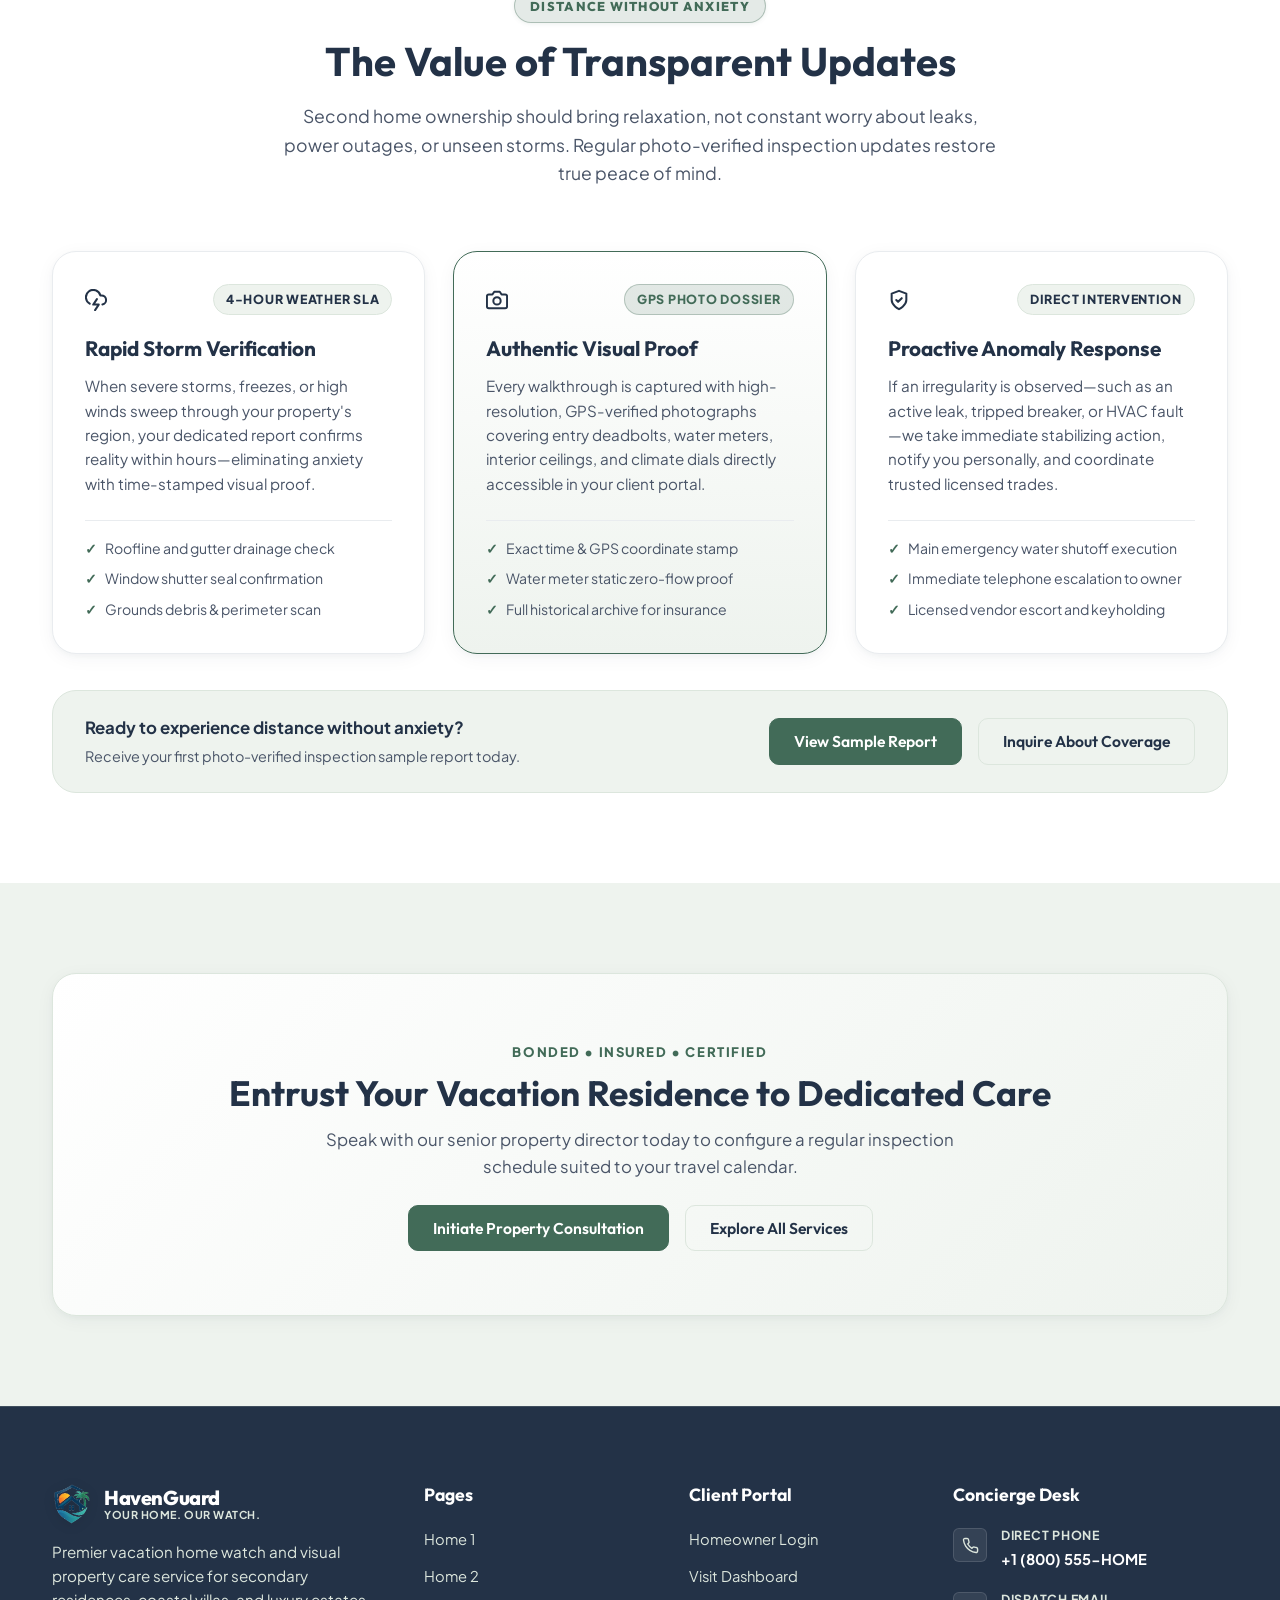
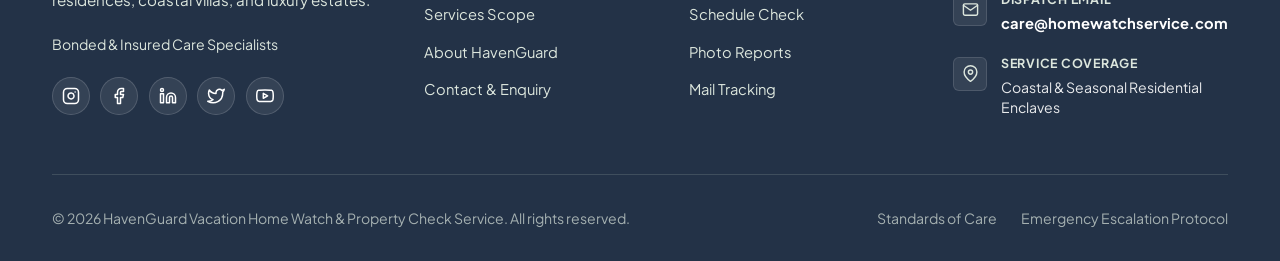
<file: about.html>
<!DOCTYPE html>
<html lang="en" dir="ltr" data-theme="light">
<head>
  <meta charset="UTF-8">
  <meta name="viewport" content="width=device-width, initial-scale=1.0">
  <title>About Us | Vacation Home Watch Standards | HavenGuard</title>
  <meta name="description" content="Learn about our mission, methodical home-watch approach, rigorous inspection standards, and dependable homeowner communication.">
    <link rel="icon" type="image/png" href="assets/images/favicon.png">
  <link rel="stylesheet" href="assets/css/style.css">
  <script>
    (function() {
      const t = localStorage.getItem('homewatch_theme') || 'light';
      const d = localStorage.getItem('homewatch_dir') || 'ltr';
      document.documentElement.setAttribute('data-theme', t);
      document.documentElement.setAttribute('dir', d);
      document.documentElement.lang = d === 'rtl' ? 'ar' : 'en';
    })();
  </script>
</head>
<body>

  <!-- Page Preloader -->
  <div id="page-preloader" class="page-preloader" aria-hidden="true">
    <div class="preloader-content">
      <div class="preloader-shield-wrap">
        <img src="assets/images/havenguard-shield-icon.png" alt="HavenGuard" class="preloader-shield" width="68" height="68">
        <div class="preloader-pulse-ring"></div>
      </div>
      <div class="preloader-brand">
        <span class="preloader-title">HavenGuard</span>
        <span class="preloader-tagline">Your Home. Our Watch.</span>
      </div>
      <div class="preloader-progress-track">
        <div class="preloader-progress-bar"></div>
      </div>
    </div>
  </div>


  <!-- Navigation Header -->
  <header class="site-header">
    <div class="container navbar">
            <!-- Logo -->
      <a href="index.html" class="nav-brand" id="brand-logo" aria-label="HavenGuard - Your Home. Our Watch.">
        <img src="assets/images/havenguard-shield-icon.png" alt="HavenGuard Shield Logo" class="brand-logo-shield" width="38" height="38">
        <div class="brand-title-group">
          <span class="brand-name">HavenGuard</span>
          <span class="brand-tagline">Your Home. Our Watch.</span>
        </div>
      </a>

      <!-- Desktop Menu Links -->
      <nav class="nav-navigation" aria-label="Main Navigation">
        <ul class="nav-menu">
          <li class="nav-item">
            <button type="button" class="nav-link dropdown-trigger" aria-expanded="false" id="home-dropdown-btn">
              <span>Home</span>
              <svg class="dropdown-arrow" width="12" height="12" viewBox="0 0 24 24" fill="none" stroke="currentColor" stroke-width="2.5" stroke-linecap="round" stroke-linejoin="round" aria-hidden="true"><polyline points="6 9 12 15 18 9"></polyline></svg>
            </button>
            <ul class="dropdown-menu" aria-label="Home Variations">
              <li><a href="index.html" class="dropdown-item">Home 1</a></li>
              <li><a href="home-2.html" class="dropdown-item">Home 2</a></li>
            </ul>
          </li>
          <li class="nav-item"><a href="about.html" class="nav-link active">About Us</a></li>
          <li class="nav-item"><a href="services.html" class="nav-link">Services</a></li>
          <li class="nav-item"><a href="contact.html" class="nav-link">Contact</a></li>
          <li class="nav-item"><a href="dashboard.html" class="nav-link">Dashboard</a></li>
        </ul>
      </nav>

      <!-- Action Controls -->
      <div class="nav-actions">
        <!-- Theme Toggle -->
        <button class="control-btn js-theme-toggle" id="theme-toggle-btn" aria-label="Switch to dark mode" title="Switch to dark mode">
          <svg class="theme-icon theme-icon-moon" width="18" height="18" viewBox="0 0 24 24" fill="none" stroke="currentColor" stroke-width="2" stroke-linecap="round" stroke-linejoin="round" aria-hidden="true">
            <path d="M21 12.79A9 9 0 1 1 11.21 3 7 7 0 0 0 21 12.79z"></path>
          </svg>
        </button>

        <!-- RTL / LTR Toggle -->
        <button class="control-btn dir-toggle-btn js-rtl-toggle" id="rtl-toggle-btn" aria-label="Switch text direction to RTL" title="Current: LTR (Click to switch to RTL)">
          <span class="dir-opt dir-opt-ltr active">LTR</span>
          <span class="dir-opt-sep">/</span>
          <span class="dir-opt dir-opt-rtl">RTL</span>
        </button>

        <!-- Simple Words Sign In Button -->
        <a href="login.html" class="btn btn-secondary btn-sm nav-login-btn" id="nav-login-btn">
          Sign In
        </a>

        <!-- Theme Matching CTA Button -->
        <a href="contact.html" class="btn btn-primary btn-sm nav-cta-btn" id="nav-cta-btn">
          Book Check
        </a>

        <!-- Mobile Hamburger Button -->
        <button class="hamburger-btn js-hamburger-btn" id="mobile-menu-btn" aria-label="Open mobile navigation menu" aria-expanded="false">
          <svg width="20" height="20" viewBox="0 0 24 24" fill="none" stroke="currentColor" stroke-width="2.2" stroke-linecap="round" stroke-linejoin="round" aria-hidden="true">
            <line x1="3" y1="12" x2="21" y2="12"></line>
            <line x1="3" y1="6" x2="21" y2="6"></line>
            <line x1="3" y1="18" x2="21" y2="18"></line>
          </svg>
        </button>
      </div>
    </div>
  </header>

  <!-- Mobile Drawer & Backdrop -->
  <div class="mobile-nav-backdrop js-mobile-backdrop"></div>
  <aside class="mobile-nav-drawer js-mobile-drawer" id="mobile-nav-drawer" aria-label="Mobile Navigation">
    <div class="mobile-nav-header">
      <a href="index.html" class="nav-brand" aria-label="HavenGuard Home">
        <img src="assets/images/havenguard-shield-icon.png" alt="HavenGuard Shield Logo" class="brand-logo-shield" width="34" height="34">
        <div class="brand-title-group">
          <span class="brand-name">HavenGuard</span>
          <span class="brand-tagline">Your Home. Our Watch.</span>
        </div>
      </a>
      <button class="control-btn js-drawer-close" aria-label="Close navigation menu">
        <svg width="18" height="18" viewBox="0 0 24 24" fill="none" stroke="currentColor" stroke-width="2" stroke-linecap="round" stroke-linejoin="round" aria-hidden="true">
          <line x1="18" y1="6" x2="6" y2="18"></line>
          <line x1="6" y1="6" x2="18" y2="18"></line>
        </svg>
      </button>
    </div>
    <ul class="mobile-nav-menu">
      <li class="mobile-nav-item has-dropdown">
        <button type="button" class="mobile-nav-link mobile-dropdown-toggle" id="mobile-home-dropdown-toggle" aria-expanded="false">
          <span>Home Variations</span>
          <svg class="dropdown-arrow" width="12" height="12" viewBox="0 0 24 24" fill="none" stroke="currentColor" stroke-width="2.5" stroke-linecap="round" stroke-linejoin="round" aria-hidden="true"><polyline points="6 9 12 15 18 9"></polyline></svg>
        </button>
        <ul class="mobile-dropdown-list">
          <li><a href="index.html" class="mobile-sublink">Home 1</a></li>
          <li><a href="home-2.html" class="mobile-sublink">Home 2</a></li>
        </ul>
      </li>
      <li><a href="about.html" class="mobile-nav-link active">About Us</a></li>
      <li><a href="services.html" class="mobile-nav-link">Services</a></li>
      <li><a href="contact.html" class="mobile-nav-link">Contact</a></li>
      <li><a href="dashboard.html" class="mobile-nav-link mobile-nav-highlight">Portal Dashboard</a></li>
    </ul>
    <div class="mobile-nav-controls">
      <div class="mobile-controls-row">
        <button class="btn btn-secondary js-theme-toggle mobile-ctrl-btn" aria-label="Switch to dark mode">
          <span class="theme-icon-container">
            <svg class="theme-icon theme-icon-moon" width="18" height="18" viewBox="0 0 24 24" fill="none" stroke="currentColor" stroke-width="2" stroke-linecap="round" stroke-linejoin="round" aria-hidden="true">
              <path d="M21 12.79A9 9 0 1 1 11.21 3 7 7 0 0 0 21 12.79z"></path>
            </svg>
          </span>
          <span class="theme-label">Dark Mode</span>
        </button>
        <button class="btn btn-secondary js-rtl-toggle mobile-ctrl-btn dir-toggle-btn" aria-label="Switch text direction to RTL" title="Current: LTR (Click to switch to RTL)">
          <span class="dir-opt dir-opt-ltr active">LTR</span>
          <span class="dir-opt-sep">/</span>
          <span class="dir-opt dir-opt-rtl">RTL</span>
        </button>
      </div>
      <div style="display: flex; flex-direction: column; gap: 0.5rem;">
        <a href="login.html" class="btn btn-secondary btn-block">Sign In</a>
        <a href="contact.html" class="btn btn-primary btn-block">Book Check</a>
      </div>
    </div>
  </aside>

  <!-- =========================================================================
       MAIN CONTENT: EXACTLY 6 MAJOR SECTIONS
       ========================================================================= -->
  <main id="main-content">

    <!-- SECTION 1: Page Introduction (Standardized Subpage Hero Layout) -->
    <section class="section subpage-hero-section" id="about-intro">
      <div class="container">
        <div class="subpage-hero-grid">
          <!-- Left Column: Copy & Core Mission Actions -->
          <div class="subpage-hero-copy">
            <span class="eyebrow">Dependable Property Stewardship</span>
            <h1>Dedicated to Protecting Your Vacation Residence</h1>
            <p>
              HavenGuard provides dedicated, non-invasive home watch inspections for second homeowners, seasonal residents, and frequent travelers. Our mission is delivering verifiable visual reassurance every time you are away.
            </p>
            <div class="btn-group" style="margin-block-end: 1rem;">
              <a href="#mission" class="btn btn-primary">Our Core Mission</a>
              <a href="contact.html" class="btn btn-secondary">Connect With Us</a>
            </div>
            <!-- Quick Credibility Badges -->
            <div style="display: flex; flex-wrap: wrap; gap: 0.5rem; font-size: 0.82rem; color: var(--text-muted); font-weight: 600;">
              <span>Credentials:</span>
              <span style="color: var(--color-forest); font-weight: 700;">100% Bonded</span> &bull;
              <span style="color: var(--color-forest); font-weight: 700;">Insured</span> &bull;
              <span style="color: var(--color-forest); font-weight: 700;">National Home Watch Certified</span>
            </div>
          </div>

          <!-- Right Column: Standardized Visual Frame with Floating Stat -->
          <div class="subpage-hero-visual">
            <img src="assets/images/about-hero-estate.jpg" alt="Beautifully maintained luxury vacation residence with garden greenery" loading="eager">
            <div class="subpage-hero-stat-badge">
              <div style="font-size: 1.85rem; font-weight: 800; color: var(--color-gold); line-height: 1;">10+</div>
              <div>
                <div style="font-weight: 700; font-size: 0.9rem; line-height: 1.2;">Years Dedicated Care</div>
                <div style="font-size: 0.78rem; opacity: 0.85;">Residential Stewardship Specialists</div>
              </div>
            </div>
          </div>
        </div>
      </div>
    </section>

    <!-- SECTION 2: Mission & Commitment to Care (Architectural Triptych Pillars) -->
    <section class="section section-muted" id="mission">
      <div class="container">
        <div class="section-header">
          <span class="eyebrow">Guiding Principles</span>
          <h2 class="section-title">Mission &amp; Commitment to Care</h2>
          <p class="section-subtitle">
            We bridge the geographical gap between you and your valuable residential property with systematic, unbiased observation.
          </p>
        </div>

        <div class="triptych-pillars">
          <!-- Pillar I -->
          <article class="triptych-card">
            <span class="triptych-roman">I</span>
            <span style="font-size: 0.8rem; font-weight: 800; color: var(--color-forest); text-transform: uppercase; letter-spacing: 0.08em; margin-block-end: 0.5rem;">Observation Pillar</span>
            <h3 style="font-size: 1.35rem; margin-block-end: 0.75rem;">Meticulous Vigilance</h3>
            <p style="color: var(--text-secondary); line-height: 1.6; font-size: 0.95rem; margin-block-end: 1.25rem;">
              Every visit is executed with deliberate focus. We inspect concealed spaces, roof lines, water heaters, and mechanical rooms rather than conducting cursory drive-by sweeps.
            </p>
            <div style="margin-block-start: auto; padding-block-start: 1rem; border-block-start: 1px solid var(--border-light); font-weight: 700; font-size: 0.85rem; color: var(--color-forest);">
              Uncompromising Focus
            </div>
          </article>

          <!-- Pillar II -->
          <article class="triptych-card">
            <span class="triptych-roman">II</span>
            <span style="font-size: 0.8rem; font-weight: 800; color: var(--color-forest); text-transform: uppercase; letter-spacing: 0.08em; margin-block-end: 0.5rem;">Security Pillar</span>
            <h3 style="font-size: 1.35rem; margin-block-end: 0.75rem;">Absolute Discretion</h3>
            <p style="color: var(--text-secondary); line-height: 1.6; font-size: 0.95rem; margin-block-end: 1.25rem;">
              We respect your family's privacy and perimeter security. Our specialists operate with unmarked key identifiers, avoiding unnecessary neighborhood attention or visible patterns.
            </p>
            <div style="margin-block-start: auto; padding-block-start: 1rem; border-block-start: 1px solid var(--border-light); font-weight: 700; font-size: 0.85rem; color: var(--color-forest);">
              Keyholder Confidentiality
            </div>
          </article>

          <!-- Pillar III -->
          <article class="triptych-card">
            <span class="triptych-roman">III</span>
            <span style="font-size: 0.8rem; font-weight: 800; color: var(--color-forest); text-transform: uppercase; letter-spacing: 0.08em; margin-block-end: 0.5rem;">Accountability Pillar</span>
            <h3 style="font-size: 1.35rem; margin-block-end: 0.75rem;">Empirical Reporting</h3>
            <p style="color: var(--text-secondary); line-height: 1.6; font-size: 0.95rem; margin-block-end: 1.25rem;">
              Delivering high-resolution, GPS-verified photographic evidence directly to your private homeowner portal within 60 minutes, leaving zero ambiguity about residence status.
            </p>
            <div style="margin-block-start: auto; padding-block-start: 1rem; border-block-start: 1px solid var(--border-light); font-weight: 700; font-size: 0.85rem; color: var(--color-forest);">
              GPS-Verified Evidence
            </div>
          </article>
        </div>
      </div>
    </section>

    <!-- SECTION 3: The Home-Watch Approach (Methodology Contrast Matrix) -->
    <section class="section section-surface" id="approach">
      <div class="container">
        <div class="section-header">
          <span class="eyebrow">Observation Methodology</span>
          <h2 class="section-title">The Home-Watch Approach vs. Passive Technology</h2>
          <p class="section-subtitle">
            Smart home devices and security systems leave critical gaps. See how hands-on physical verification safeguards your estate.
          </p>
        </div>

        <div class="methodology-contrast-grid">
          <!-- Passive Monitoring Panel -->
          <div class="contrast-panel contrast-panel-passive">
            <div style="font-size: 0.82rem; font-weight: 800; color: var(--text-muted); text-transform: uppercase; letter-spacing: 0.08em; margin-block-end: 0.5rem;">Traditional Limitation</div>
            <h3 style="font-size: 1.35rem; margin-block-end: 1rem; color: var(--text-primary);">Passive Sensors &amp; Cameras</h3>
            <p style="color: var(--text-secondary); font-size: 0.92rem; line-height: 1.6; margin-block-end: 1.5rem;">
              Automated sensors alert you after a problem has occurred, and frequently experience blind spots or signal dropouts.
            </p>

            <div class="contrast-item">
              <span class="contrast-badge-missing">✕</span>
              <span><strong>Olfactory Blind Spots:</strong> Cameras cannot detect sewer gas leaks, damp crawlspaces, or early mildew.</span>
            </div>
            <div class="contrast-item">
              <span class="contrast-badge-missing">✕</span>
              <span><strong>Power &amp; Wi-Fi Outages:</strong> Storms often take routers offline exactly when monitoring is most vital.</span>
            </div>
            <div class="contrast-item">
              <span class="contrast-badge-missing">✕</span>
              <span><strong>No Tactile Physical Testing:</strong> Smart locks can report "engaged" even if the deadbolt latch is misaligned.</span>
            </div>
            <div class="contrast-item">
              <span class="contrast-badge-missing">✕</span>
              <span><strong>Unmanaged Trap Seals:</strong> Sensors cannot run water lines to prevent plumbing traps from drying out.</span>
            </div>
          </div>

          <!-- Active Physical Watch Panel -->
          <div class="contrast-panel contrast-panel-active">
            <div style="font-size: 0.82rem; font-weight: 800; color: var(--color-gold); text-transform: uppercase; letter-spacing: 0.08em; margin-block-end: 0.5rem;">HavenGuard Standard</div>
            <h3 style="font-size: 1.35rem; margin-block-end: 1rem; color: var(--text-primary);">Active Hands-On Physical Care</h3>
            <p style="color: var(--text-secondary); font-size: 0.92rem; line-height: 1.6; margin-block-end: 1.5rem;">
              A certified human specialist physically inspects every critical threshold, preventing escalations proactively.
            </p>

            <div class="contrast-item">
              <span class="contrast-badge-verified">✓</span>
              <span><strong>Acute Multi-Sensory Audit:</strong> Trained inspectors notice subtle sounds, humidity shifts, and musty odors.</span>
            </div>
            <div class="contrast-item">
              <span class="contrast-badge-verified">✓</span>
              <span><strong>Tactile Latch Confirmation:</strong> Physical pressure testing on every door deadbolt and patio sliding glass track.</span>
            </div>
            <div class="contrast-item">
              <span class="contrast-badge-verified">✓</span>
              <span><strong>Active Water Line Circulation:</strong> Flushing toilets and exercising taps to preserve rubber seals and traps.</span>
            </div>
            <div class="contrast-item">
              <span class="contrast-badge-verified">✓</span>
              <span><strong>Direct Immediate Intervention:</strong> Immediate emergency shutoff valve closure if an anomaly is detected.</span>
            </div>
          </div>
        </div>
      </div>
    </section>

    <!-- SECTION 4: Standards for Property Visits (Governance Matrix) -->
    <section class="section section-muted" id="standards">
      <div class="container">
        <div class="section-header">
          <span class="eyebrow">Operating Governance</span>
          <h2 class="section-title">Standards for Visits &amp; Communication</h2>
          <p class="section-subtitle">
            Strict professional protocols govern every key exchange, property walkthrough, and status update we issue.
          </p>
        </div>

        <div class="governance-matrix">
          <!-- Card 1 -->
          <article class="governance-card">
            <div class="impact-tier-icon" aria-hidden="true">
              <svg width="22" height="22" viewBox="0 0 24 24" fill="none" stroke="currentColor" stroke-width="2.2" stroke-linecap="round" stroke-linejoin="round"><rect x="3" y="11" width="18" height="11" rx="2" ry="2"></rect><path d="M7 11V7a5 5 0 0 1 10 0v4"></path></svg>
            </div>
            <div>
              <span style="font-size: 0.78rem; font-weight: 700; color: var(--color-forest); text-transform: uppercase;">Custody Protocol</span>
              <h3 style="font-size: 1.15rem; margin-block: 0.25rem 0.5rem;">Blind Identifier Key Vaulting</h3>
              <p style="font-size: 0.9rem; color: var(--text-secondary); line-height: 1.5; margin: 0;">
                Property keys and alarm codes are tagged with randomized code identifiers and stored in secure dual-custody safes. Never labeled with your address.
              </p>
            </div>
          </article>

          <!-- Card 2 -->
          <article class="governance-card">
            <div class="impact-tier-icon" aria-hidden="true">
              <svg width="22" height="22" viewBox="0 0 24 24" fill="none" stroke="currentColor" stroke-width="2.2" stroke-linecap="round" stroke-linejoin="round"><circle cx="12" cy="12" r="10"></circle><polyline points="12 6 12 12 16 14"></polyline></svg>
            </div>
            <div>
              <span style="font-size: 0.78rem; font-weight: 700; color: var(--color-forest); text-transform: uppercase;">Pacing Standard</span>
              <h3 style="font-size: 1.15rem; margin-block: 0.25rem 0.5rem;">Guaranteed Operational Cadence</h3>
              <p style="font-size: 0.9rem; color: var(--text-secondary); line-height: 1.5; margin: 0;">
                Visits take place within guaranteed operational windows, maintaining steady pacing to prevent prolonged vacancy lapses or insurance voids.
              </p>
            </div>
          </article>

          <!-- Card 3 -->
          <article class="governance-card">
            <div class="impact-tier-icon" aria-hidden="true">
              <svg width="22" height="22" viewBox="0 0 24 24" fill="none" stroke="currentColor" stroke-width="2.2" stroke-linecap="round" stroke-linejoin="round"><path d="M14 2H6a2 2 0 0 0-2 2v16a2 2 0 0 0 2 2h12a2 2 0 0 0 2-2V8z"></path><polyline points="14 2 14 8 20 8"></polyline><line x1="16" y1="13" x2="8" y2="13"></line><line x1="16" y1="17" x2="8" y2="17"></line></svg>
            </div>
            <div>
              <span style="font-size: 0.78rem; font-weight: 700; color: var(--color-forest); text-transform: uppercase;">Verification Metric</span>
              <h3 style="font-size: 1.15rem; margin-block: 0.25rem 0.5rem;">Objective Empirical Notes</h3>
              <p style="font-size: 0.9rem; color: var(--text-secondary); line-height: 1.5; margin: 0;">
                Observations are logged factually with exact water meter readouts, ambient humidity levels, and precise GPS-stamped photo logs.
              </p>
            </div>
          </article>

          <!-- Card 4 -->
          <article class="governance-card">
            <div class="impact-tier-icon" aria-hidden="true">
              <svg width="22" height="22" viewBox="0 0 24 24" fill="none" stroke="currentColor" stroke-width="2.2" stroke-linecap="round" stroke-linejoin="round"><path d="M22 16.92v3a2 2 0 0 1-2.18 2 19.79 19.79 0 0 1-8.63-3.07 19.5 19.5 0 0 1-6-6 19.79 19.79 0 0 1-3.07-8.67A2 2 0 0 1 4.11 2h3a2 2 0 0 1 2 1.72 12.84 12.84 0 0 0 .7 2.81 2 2 0 0 1-.45 2.11L8.09 9.91a16 16 0 0 0 6 6l1.27-1.27a2 2 0 0 1 2.11-.45 12.84 12.84 0 0 0 2.81.7A2 2 0 0 1 22 16.92z"></path></svg>
            </div>
            <div>
              <span style="font-size: 0.78rem; font-weight: 700; color: var(--color-forest); text-transform: uppercase;">Emergency Protocol</span>
              <h3 style="font-size: 1.15rem; margin-block: 0.25rem 0.5rem;">Direct Phone Escalation</h3>
              <p style="font-size: 0.9rem; color: var(--text-secondary); line-height: 1.5; margin: 0;">
                If an urgent event occurs (storm damage, power outage, valve trip), you are reached immediately via your dedicated advisory phone channel.
              </p>
            </div>
          </article>
        </div>
      </div>
    </section>

    <!-- SECTION 5: Value of Homeowner Updates (Redesigned Modern Multi-Card Showcase) -->
    <section class="section section-surface" id="value-of-updates">
      <div class="container">
        <div class="section-header">
          <span class="eyebrow">Distance Without Anxiety</span>
          <h2 class="section-title">The Value of Transparent Updates</h2>
          <p class="section-subtitle">
            Second home ownership should bring relaxation, not constant worry about leaks, power outages, or unseen storms. Regular photo-verified inspection updates restore true peace of mind.
          </p>
        </div>

        <div class="updates-value-showcase-grid">
          <!-- Value Card 1 -->
          <article class="updates-value-card">
            <div class="value-card-header">
              <div class="value-card-icon" aria-hidden="true">
                <svg width="22" height="22" viewBox="0 0 24 24" fill="none" stroke="currentColor" stroke-width="2.2" stroke-linecap="round" stroke-linejoin="round"><path d="M19 16.9A5 5 0 0 0 18 7h-1.26a8 8 0 1 0-11.62 9"></path><polyline points="13 11 9 17 15 17 11 23"></polyline></svg>
              </div>
              <span class="value-card-badge">4-Hour Weather SLA</span>
            </div>
            <h3 class="value-card-title">Rapid Storm Verification</h3>
            <p class="value-card-desc">
              When severe storms, freezes, or high winds sweep through your property's region, your dedicated report confirms reality within hours—eliminating anxiety with time-stamped visual proof.
            </p>
            <ul class="value-card-points">
              <li>Roofline and gutter drainage check</li>
              <li>Window shutter seal confirmation</li>
              <li>Grounds debris &amp; perimeter scan</li>
            </ul>
          </article>

          <!-- Value Card 2 -->
          <article class="updates-value-card highlight-card">
            <div class="value-card-header">
              <div class="value-card-icon" aria-hidden="true">
                <svg width="22" height="22" viewBox="0 0 24 24" fill="none" stroke="currentColor" stroke-width="2.2" stroke-linecap="round" stroke-linejoin="round"><path d="M23 19a2 2 0 0 1-2 2H3a2 2 0 0 1-2-2V8a2 2 0 0 1 2-2h4l2-3h6l2 3h4a2 2 0 0 1 2 2z"></path><circle cx="12" cy="13" r="4"></circle></svg>
              </div>
              <span class="value-card-badge badge-forest">GPS Photo Dossier</span>
            </div>
            <h3 class="value-card-title">Authentic Visual Proof</h3>
            <p class="value-card-desc">
              Every walkthrough is captured with high-resolution, GPS-verified photographs covering entry deadbolts, water meters, interior ceilings, and climate dials directly accessible in your client portal.
            </p>
            <ul class="value-card-points">
              <li>Exact time &amp; GPS coordinate stamp</li>
              <li>Water meter static zero-flow proof</li>
              <li>Full historical archive for insurance</li>
            </ul>
          </article>

          <!-- Value Card 3 -->
          <article class="updates-value-card">
            <div class="value-card-header">
              <div class="value-card-icon" aria-hidden="true">
                <svg width="22" height="22" viewBox="0 0 24 24" fill="none" stroke="currentColor" stroke-width="2.2" stroke-linecap="round" stroke-linejoin="round"><path d="M12 22s8-4 8-10V5l-8-3-8 3v7c0 6 8 10 8 10z"></path><polyline points="9 12 11 14 15 10"></polyline></svg>
              </div>
              <span class="value-card-badge">Direct Intervention</span>
            </div>
            <h3 class="value-card-title">Proactive Anomaly Response</h3>
            <p class="value-card-desc">
              If an irregularity is observed—such as an active leak, tripped breaker, or HVAC fault—we take immediate stabilizing action, notify you personally, and coordinate trusted licensed trades.
            </p>
            <ul class="value-card-points">
              <li>Main emergency water shutoff execution</li>
              <li>Immediate telephone escalation to owner</li>
              <li>Licensed vendor escort and keyholding</li>
            </ul>
          </article>
        </div>

        <!-- Interactive Reassurance Action Bar -->
        <div class="updates-action-bar">
          <div class="updates-action-text">
            <strong>Ready to experience distance without anxiety?</strong>
            <span>Receive your first photo-verified inspection sample report today.</span>
          </div>
          <div class="btn-group" style="margin: 0;">
            <a href="dashboard.html" class="btn btn-primary">View Sample Report</a>
            <a href="contact.html" class="btn btn-secondary">Inquire About Coverage</a>
          </div>
        </div>
      </div>
    </section>

    <!-- SECTION 6: Contact CTA -->
    <section class="section section-muted" id="about-cta">
      <div class="container">
        <div class="cta-accent-banner">
          <span style="font-size: 0.82rem; font-weight: 800; color: var(--color-forest); text-transform: uppercase; letter-spacing: 0.12em;">Bonded &bull; Insured &bull; Certified</span>
          <h2 style="font-size: clamp(1.6rem, 3vw, 2.2rem); margin-block: 0.5rem 0.75rem;">Entrust Your Vacation Residence to Dedicated Care</h2>
          <p style="color: var(--text-secondary); max-width: 650px; margin-inline: auto; margin-block-end: 1.5rem; line-height: 1.6;">
            Speak with our senior property director today to configure a regular inspection schedule suited to your travel calendar.
          </p>
          <div class="btn-group" style="justify-content: center; margin: 0;">
            <a href="contact.html" class="btn btn-primary">Initiate Property Consultation</a>
            <a href="services.html" class="btn btn-secondary">Explore All Services</a>
          </div>
        </div>
      </div>
    </section>

  </main>

  <!-- Footer -->
  <footer class="site-footer">
    <div class="container">
      <div class="footer-grid">
                <!-- Brand Column -->
        <div class="footer-brand">
          <a href="index.html" class="nav-brand footer-brand-logo" style="margin-block-end: 1rem; color: #FFFFFF; text-decoration: none;">
            <img src="assets/images/havenguard-shield-icon.png" alt="HavenGuard Shield Logo" class="brand-logo-shield" width="38" height="38">
            <div class="brand-title-group">
              <span class="brand-name" style="color: #FFFFFF;">HavenGuard</span>
              <span class="brand-tagline" style="color: var(--color-sage);">Your Home. Our Watch.</span>
            </div>
          </a>
          <p>
            Premier vacation home watch and visual property care service for secondary residences, coastal villas, and luxury estates.
          </p>
          <div style="margin-block-start: 1.25rem; font-size: 0.88rem; color: var(--color-sage);">
            Bonded &amp; Insured Care Specialists
          </div>
          <!-- Social Media Icons -->
          <div class="footer-social-links" aria-label="HavenGuard Social Profiles">
            <a href="https://instagram.com" class="social-icon-btn" aria-label="HavenGuard on Instagram" target="_blank" rel="noopener noreferrer">
              <svg width="18" height="18" viewBox="0 0 24 24" fill="none" stroke="currentColor" stroke-width="2" stroke-linecap="round" stroke-linejoin="round" aria-hidden="true"><rect x="2" y="2" width="20" height="20" rx="5" ry="5"></rect><path d="M16 11.37A4 4 0 1 1 12.63 8 4 4 0 0 1 16 11.37z"></path><line x1="17.5" y1="6.5" x2="17.51" y2="6.5"></line></svg>
            </a>
            <a href="https://facebook.com" class="social-icon-btn" aria-label="HavenGuard on Facebook" target="_blank" rel="noopener noreferrer">
              <svg width="18" height="18" viewBox="0 0 24 24" fill="none" stroke="currentColor" stroke-width="2" stroke-linecap="round" stroke-linejoin="round" aria-hidden="true"><path d="M18 2h-3a5 5 0 0 0-5 5v3H7v4h3v8h4v-8h3l1-4h-4V7a1 1 0 0 1 1-1h3z"></path></svg>
            </a>
            <a href="https://linkedin.com" class="social-icon-btn" aria-label="HavenGuard on LinkedIn" target="_blank" rel="noopener noreferrer">
              <svg width="18" height="18" viewBox="0 0 24 24" fill="none" stroke="currentColor" stroke-width="2" stroke-linecap="round" stroke-linejoin="round" aria-hidden="true"><path d="M16 8a6 6 0 0 1 6 6v7h-4v-7a2 2 0 0 0-2-2 2 2 0 0 0-2 2v7h-4v-7a6 6 0 0 1 6-6z"></path><rect x="2" y="9" width="4" height="12"></rect><circle cx="4" cy="4" r="2"></circle></svg>
            </a>
            <a href="https://twitter.com" class="social-icon-btn" aria-label="HavenGuard on X" target="_blank" rel="noopener noreferrer">
              <svg width="18" height="18" viewBox="0 0 24 24" fill="none" stroke="currentColor" stroke-width="2" stroke-linecap="round" stroke-linejoin="round" aria-hidden="true"><path d="M23 3a10.9 10.9 0 0 1-3.14 1.53 4.48 4.48 0 0 0-7.86 3v1A10.66 10.66 0 0 1 3 4s-4 9 5 13a11.64 11.64 0 0 1-7 2c9 5 20 0 20-11.5a4.5 4.5 0 0 0-.08-.83A7.72 7.72 0 0 0 23 3z"></path></svg>
            </a>
            <a href="https://youtube.com" class="social-icon-btn" aria-label="HavenGuard on YouTube" target="_blank" rel="noopener noreferrer">
              <svg width="18" height="18" viewBox="0 0 24 24" fill="none" stroke="currentColor" stroke-width="2" stroke-linecap="round" stroke-linejoin="round" aria-hidden="true"><path d="M22.54 6.42a2.78 2.78 0 0 0-1.94-2C18.88 4 12 4 12 4s-6.88 0-8.6.46a2.78 2.78 0 0 0-1.94 2A29 29 0 0 0 1 11.75a29 29 0 0 0 .46 5.33A2.78 2.78 0 0 0 3.4 19c1.72.46 8.6.46 8.6.46s6.88 0 8.6-.46a2.78 2.78 0 0 0 1.94-2 29 29 0 0 0 .46-5.25 29 29 0 0 0-.46-5.33z"></path><polygon points="9.75 15.02 15.5 11.75 9.75 8.48 9.75 15.02"></polygon></svg>
            </a>
          </div>
        </div>

        

        <div>
          <h4 class="footer-heading">Pages</h4>
          <ul class="footer-links">
            <li><a href="index.html">Home 1</a></li>
            <li><a href="home-2.html">Home 2</a></li>
            <li><a href="services.html">Services Scope</a></li>
            <li><a href="about.html">About HavenGuard</a></li>
            <li><a href="contact.html">Contact &amp; Enquiry</a></li>
          </ul>
        </div>

        <div>
          <h4 class="footer-heading">Client Portal</h4>
          <ul class="footer-links">
            <li><a href="login.html">Homeowner Login</a></li>
            <li><a href="dashboard.html">Visit Dashboard</a></li>
            <li><a href="dashboard.html">Schedule Check</a></li>
            <li><a href="dashboard.html">Photo Reports</a></li>
            <li><a href="dashboard.html">Mail Tracking</a></li>
          </ul>
        </div>

        <div>
          <h4 class="footer-heading">Concierge Desk</h4>
          <ul class="footer-links" style="gap: 1.15rem;">
            <li class="footer-contact-item">
              <span class="footer-contact-icon" aria-hidden="true">
                <svg width="17" height="17" viewBox="0 0 24 24" fill="none" stroke="currentColor" stroke-width="2" stroke-linecap="round" stroke-linejoin="round"><path d="M22 16.92v3a2 2 0 0 1-2.18 2 19.79 19.79 0 0 1-8.63-3.07 19.5 19.5 0 0 1-6-6 19.79 19.79 0 0 1-3.07-8.67A2 2 0 0 1 4.11 2h3a2 2 0 0 1 2 1.72 12.84 12.84 0 0 0 .7 2.81 2 2 0 0 1-.45 2.11L8.09 9.91a16 16 0 0 0 6 6l1.27-1.27a2 2 0 0 1 2.11-.45 12.84 12.84 0 0 0 2.81.7A2 2 0 0 1 22 16.92z"></path></svg>
              </span>
              <div class="footer-contact-info">
                <span class="footer-contact-label">Direct Phone</span>
                <a href="tel:+18005554663" class="footer-contact-val">+1 (800) 555-HOME</a>
              </div>
            </li>
            <li class="footer-contact-item">
              <span class="footer-contact-icon" aria-hidden="true">
                <svg width="17" height="17" viewBox="0 0 24 24" fill="none" stroke="currentColor" stroke-width="2" stroke-linecap="round" stroke-linejoin="round"><path d="M4 4h16c1.1 0 2 .9 2 2v12c0 1.1-.9 2-2 2H4c-1.1 0-2-.9-2-2V6c0-1.1.9-2 2-2z"></path><polyline points="22,6 12,13 2,6"></polyline></svg>
              </span>
              <div class="footer-contact-info">
                <span class="footer-contact-label">Dispatch Email</span>
                <a href="mailto:care@homewatchservice.com" class="footer-contact-val">care@homewatchservice.com</a>
              </div>
            </li>
            <li class="footer-contact-item">
              <span class="footer-contact-icon" aria-hidden="true">
                <svg width="17" height="17" viewBox="0 0 24 24" fill="none" stroke="currentColor" stroke-width="2" stroke-linecap="round" stroke-linejoin="round"><path d="M21 10c0 7-9 13-9 13s-9-6-9-13a9 9 0 0 1 18 0z"></path><circle cx="12" cy="10" r="3"></circle></svg>
              </span>
              <div class="footer-contact-info">
                <span class="footer-contact-label">Service Coverage</span>
                <span class="footer-contact-text">Coastal &amp; Seasonal Residential Enclaves</span>
              </div>
            </li>
          </ul>
        </div>
      </div>

      <div class="footer-bottom">
        <div>&copy; 2026 HavenGuard Vacation Home Watch &amp; Property Check Service. All rights reserved.</div>
        <div style="display: flex; gap: 1.5rem;">
          <a href="about.html" style="color: inherit;">Standards of Care</a>
          <a href="contact.html" style="color: inherit;">Emergency Escalation Protocol</a>
        </div>
      </div>
    </div>
  </footer>

  <!-- Back to Top Button -->
  <button type="button" class="back-to-top js-back-to-top" id="back-to-top-btn" aria-label="Back to top" title="Back to top">
    <svg width="20" height="20" viewBox="0 0 24 24" fill="none" stroke="currentColor" stroke-width="2.5" stroke-linecap="round" stroke-linejoin="round" aria-hidden="true">
      <polyline points="18 15 12 9 6 15"></polyline>
    </svg>
  </button>

  <script src="assets/js/main.js"></script>
</body>
</html>
</file>
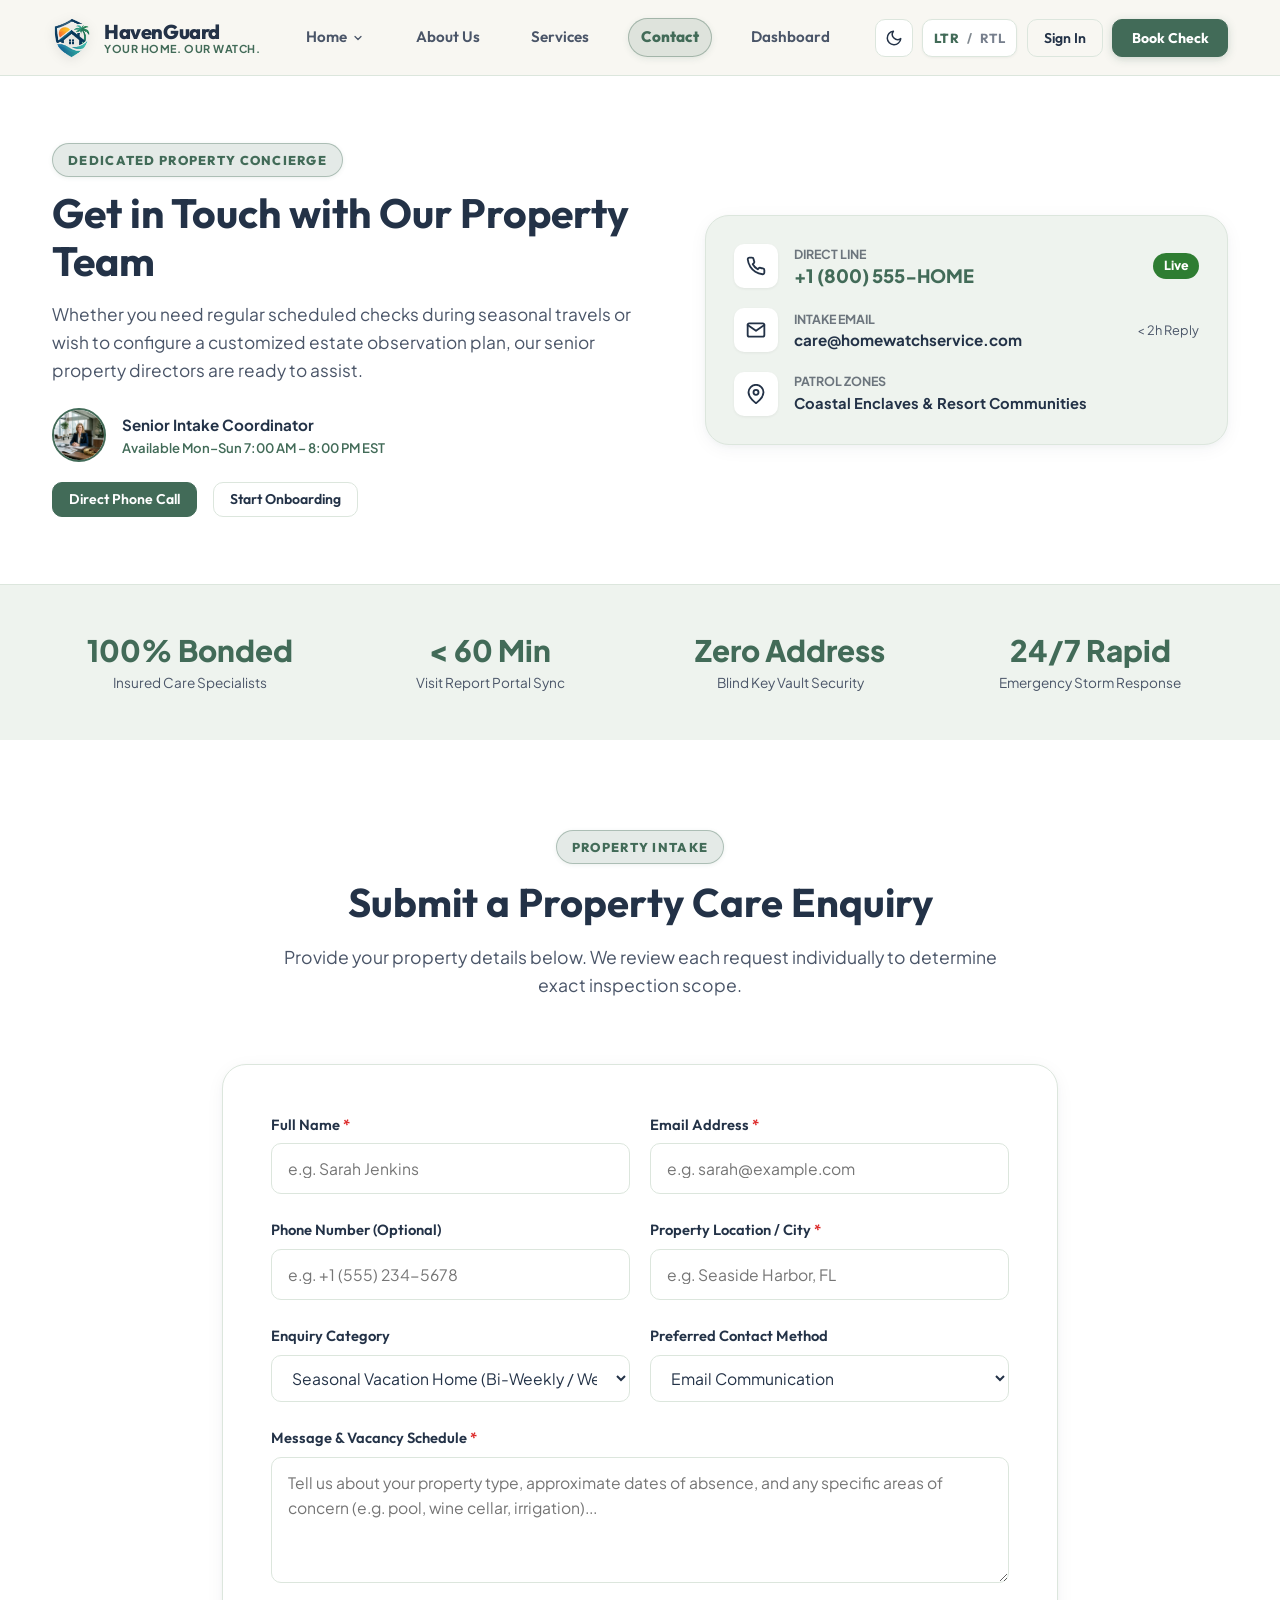
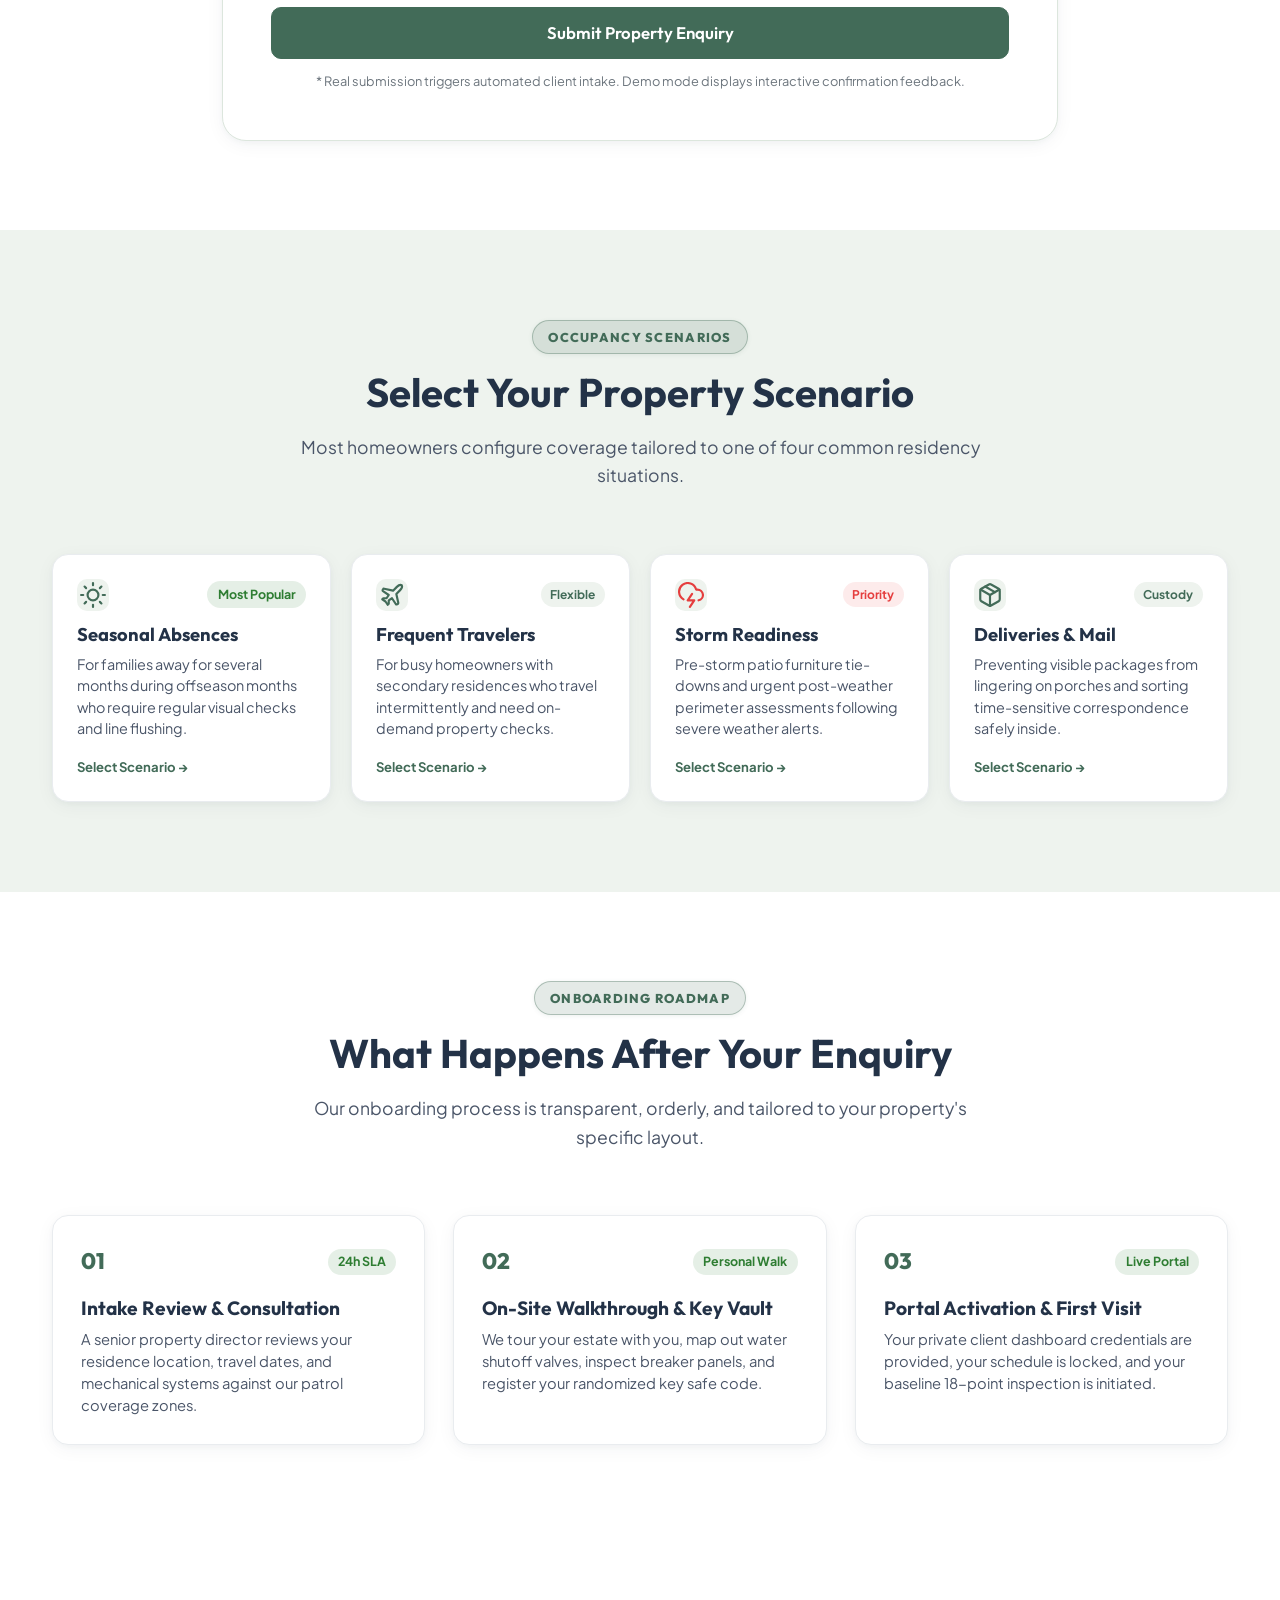
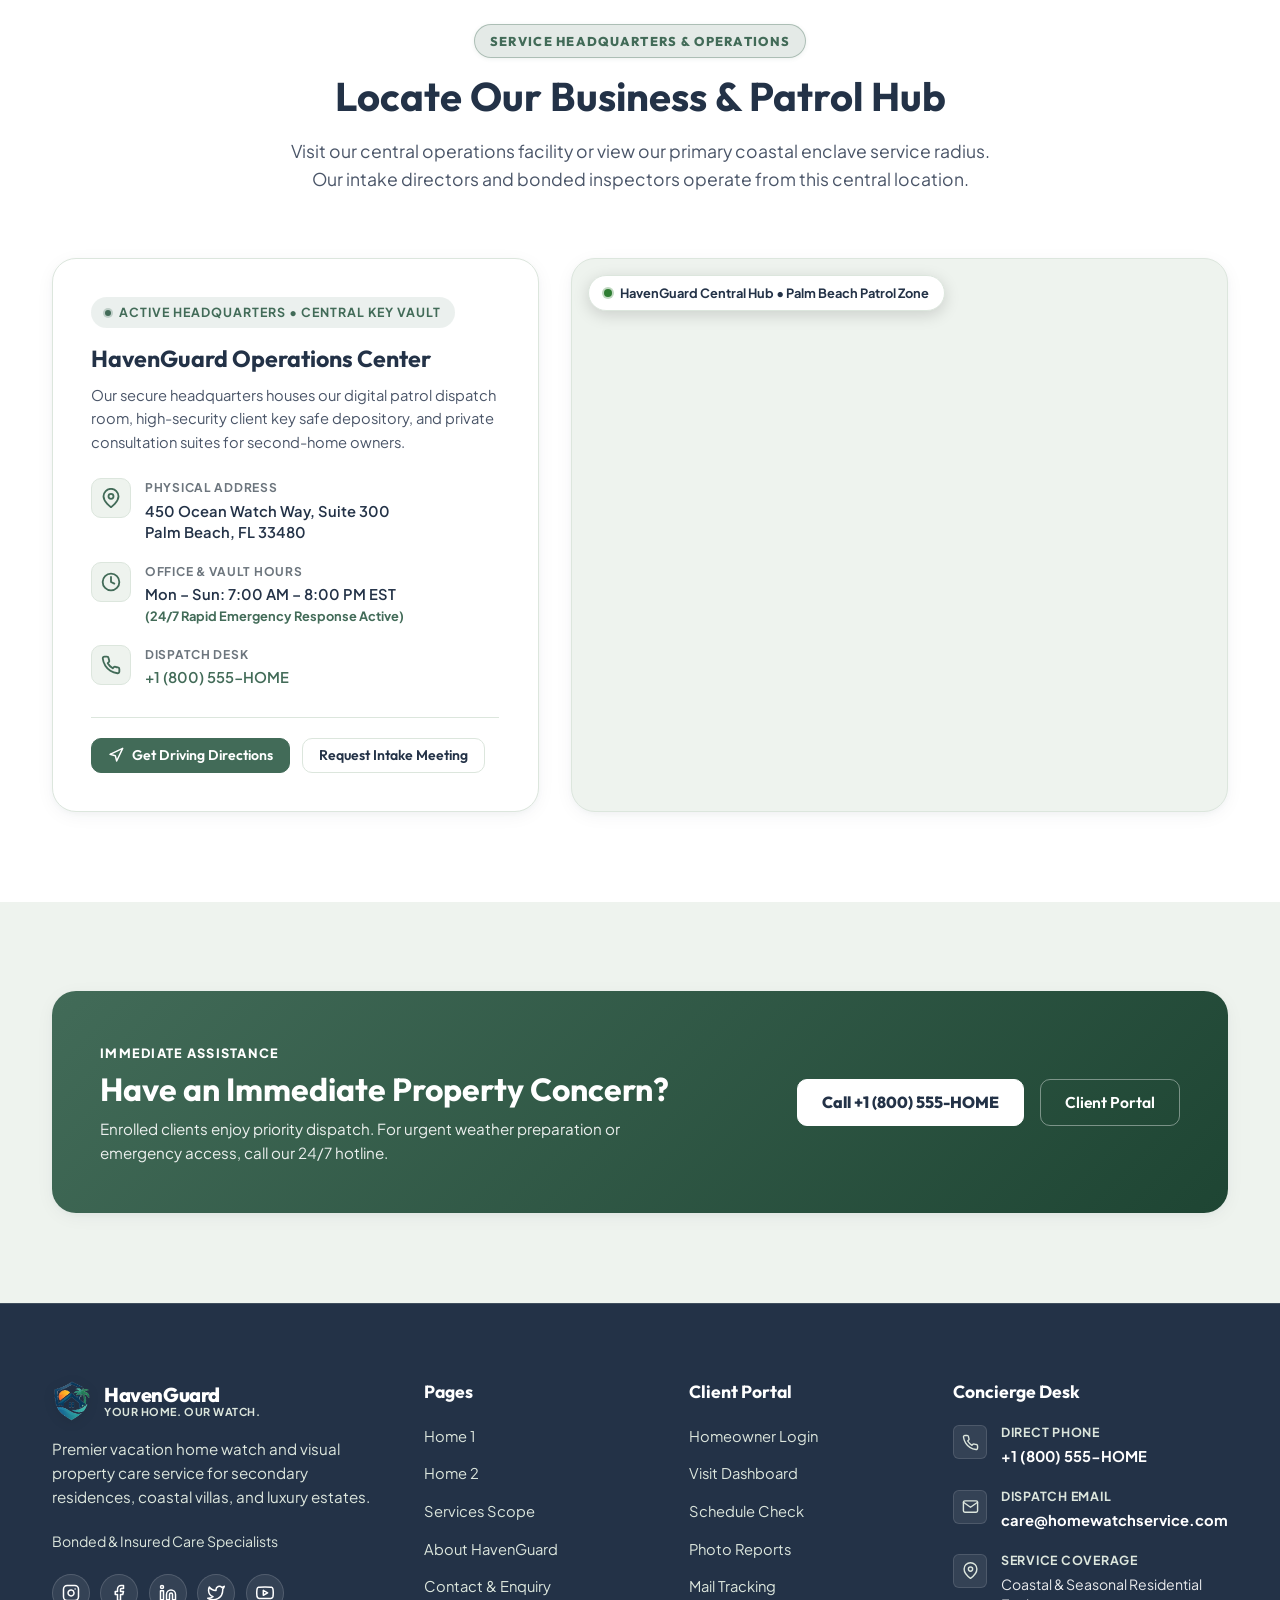
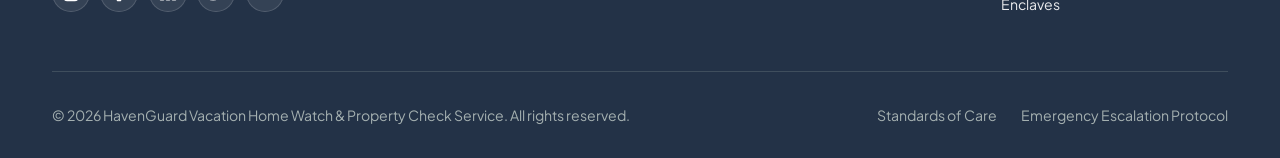
<file: contact.html>
<!DOCTYPE html>
<html lang="en" dir="ltr" data-theme="light">
<head>
  <meta charset="UTF-8">
  <meta name="viewport" content="width=device-width, initial-scale=1.0">
  <title>Contact Property Concierge | HavenGuard Home Watch</title>
  <meta name="description" content="Reach our vacation home watch team to request property check services, schedule an onboarding walkthrough, or enquire about custom coverage.">
    <link rel="icon" type="image/png" href="assets/images/favicon.png">
  <link rel="stylesheet" href="assets/css/style.css">
  <script>
    (function() {
      const t = localStorage.getItem('homewatch_theme') || 'light';
      const d = localStorage.getItem('homewatch_dir') || 'ltr';
      document.documentElement.setAttribute('data-theme', t);
      document.documentElement.setAttribute('dir', d);
      document.documentElement.lang = d === 'rtl' ? 'ar' : 'en';
    })();
  </script>
</head>
<body>

  <!-- Page Preloader -->
  <div id="page-preloader" class="page-preloader" aria-hidden="true">
    <div class="preloader-content">
      <div class="preloader-shield-wrap">
        <img src="assets/images/havenguard-shield-icon.png" alt="HavenGuard" class="preloader-shield" width="68" height="68">
        <div class="preloader-pulse-ring"></div>
      </div>
      <div class="preloader-brand">
        <span class="preloader-title">HavenGuard</span>
        <span class="preloader-tagline">Your Home. Our Watch.</span>
      </div>
      <div class="preloader-progress-track">
        <div class="preloader-progress-bar"></div>
      </div>
    </div>
  </div>


  <!-- Navigation Header -->
  <header class="site-header">
    <div class="container navbar">
            <!-- Logo -->
      <a href="index.html" class="nav-brand" id="brand-logo" aria-label="HavenGuard - Your Home. Our Watch.">
        <img src="assets/images/havenguard-shield-icon.png" alt="HavenGuard Shield Logo" class="brand-logo-shield" width="38" height="38">
        <div class="brand-title-group">
          <span class="brand-name">HavenGuard</span>
          <span class="brand-tagline">Your Home. Our Watch.</span>
        </div>
      </a>

      <!-- Desktop Menu Links -->
      <nav class="nav-navigation" aria-label="Main Navigation">
        <ul class="nav-menu">
          <li class="nav-item">
            <button type="button" class="nav-link dropdown-trigger" aria-expanded="false" id="home-dropdown-btn">
              <span>Home</span>
              <svg class="dropdown-arrow" width="12" height="12" viewBox="0 0 24 24" fill="none" stroke="currentColor" stroke-width="2.5" stroke-linecap="round" stroke-linejoin="round" aria-hidden="true"><polyline points="6 9 12 15 18 9"></polyline></svg>
            </button>
            <ul class="dropdown-menu" aria-label="Home Variations">
              <li><a href="index.html" class="dropdown-item">Home 1</a></li>
              <li><a href="home-2.html" class="dropdown-item">Home 2</a></li>
            </ul>
          </li>
          <li class="nav-item"><a href="about.html" class="nav-link">About Us</a></li>
          <li class="nav-item"><a href="services.html" class="nav-link">Services</a></li>
          <li class="nav-item"><a href="contact.html" class="nav-link active">Contact</a></li>
          <li class="nav-item"><a href="dashboard.html" class="nav-link">Dashboard</a></li>
        </ul>
      </nav>

      <!-- Action Controls -->
      <div class="nav-actions">
        <!-- Theme Toggle -->
        <button class="control-btn js-theme-toggle" id="theme-toggle-btn" aria-label="Switch to dark mode" title="Switch to dark mode">
          <svg class="theme-icon theme-icon-moon" width="18" height="18" viewBox="0 0 24 24" fill="none" stroke="currentColor" stroke-width="2" stroke-linecap="round" stroke-linejoin="round" aria-hidden="true">
            <path d="M21 12.79A9 9 0 1 1 11.21 3 7 7 0 0 0 21 12.79z"></path>
          </svg>
        </button>

        <!-- RTL / LTR Toggle -->
        <button class="control-btn dir-toggle-btn js-rtl-toggle" id="rtl-toggle-btn" aria-label="Switch text direction to RTL" title="Current: LTR (Click to switch to RTL)">
          <span class="dir-opt dir-opt-ltr active">LTR</span>
          <span class="dir-opt-sep">/</span>
          <span class="dir-opt dir-opt-rtl">RTL</span>
        </button>

        <!-- Simple Words Sign In Button -->
        <a href="login.html" class="btn btn-secondary btn-sm nav-login-btn" id="nav-login-btn">
          Sign In
        </a>

        <!-- Theme Matching CTA Button -->
        <a href="contact.html" class="btn btn-primary btn-sm nav-cta-btn" id="nav-cta-btn">
          Book Check
        </a>

        <!-- Mobile Hamburger Button -->
        <button class="hamburger-btn js-hamburger-btn" id="mobile-menu-btn" aria-label="Open mobile navigation menu" aria-expanded="false">
          <svg width="20" height="20" viewBox="0 0 24 24" fill="none" stroke="currentColor" stroke-width="2.2" stroke-linecap="round" stroke-linejoin="round" aria-hidden="true">
            <line x1="3" y1="12" x2="21" y2="12"></line>
            <line x1="3" y1="6" x2="21" y2="6"></line>
            <line x1="3" y1="18" x2="21" y2="18"></line>
          </svg>
        </button>
      </div>
    </div>
  </header>

  <!-- Mobile Drawer & Backdrop -->
  <div class="mobile-nav-backdrop js-mobile-backdrop"></div>
  <aside class="mobile-nav-drawer js-mobile-drawer" id="mobile-nav-drawer" aria-label="Mobile Navigation">
    <div class="mobile-nav-header">
      <a href="index.html" class="nav-brand" aria-label="HavenGuard Home">
        <img src="assets/images/havenguard-shield-icon.png" alt="HavenGuard Shield Logo" class="brand-logo-shield" width="34" height="34">
        <div class="brand-title-group">
          <span class="brand-name">HavenGuard</span>
          <span class="brand-tagline">Your Home. Our Watch.</span>
        </div>
      </a>
      <button class="control-btn js-drawer-close" aria-label="Close navigation menu">
        <svg width="18" height="18" viewBox="0 0 24 24" fill="none" stroke="currentColor" stroke-width="2" stroke-linecap="round" stroke-linejoin="round" aria-hidden="true">
          <line x1="18" y1="6" x2="6" y2="18"></line>
          <line x1="6" y1="6" x2="18" y2="18"></line>
        </svg>
      </button>
    </div>
    <ul class="mobile-nav-menu">
      <li class="mobile-nav-item has-dropdown">
        <button type="button" class="mobile-nav-link mobile-dropdown-toggle" id="mobile-home-dropdown-toggle" aria-expanded="false">
          <span>Home Variations</span>
          <svg class="dropdown-arrow" width="12" height="12" viewBox="0 0 24 24" fill="none" stroke="currentColor" stroke-width="2.5" stroke-linecap="round" stroke-linejoin="round" aria-hidden="true"><polyline points="6 9 12 15 18 9"></polyline></svg>
        </button>
        <ul class="mobile-dropdown-list">
          <li><a href="index.html" class="mobile-sublink">Home 1</a></li>
          <li><a href="home-2.html" class="mobile-sublink">Home 2</a></li>
        </ul>
      </li>
      <li><a href="about.html" class="mobile-nav-link">About Us</a></li>
      <li><a href="services.html" class="mobile-nav-link">Services</a></li>
      <li><a href="contact.html" class="mobile-nav-link active">Contact</a></li>
      <li><a href="dashboard.html" class="mobile-nav-link mobile-nav-highlight">Portal Dashboard</a></li>
    </ul>
    <div class="mobile-nav-controls">
      <div class="mobile-controls-row">
        <button class="btn btn-secondary js-theme-toggle mobile-ctrl-btn" aria-label="Switch to dark mode">
          <span class="theme-icon-container">
            <svg class="theme-icon theme-icon-moon" width="18" height="18" viewBox="0 0 24 24" fill="none" stroke="currentColor" stroke-width="2" stroke-linecap="round" stroke-linejoin="round" aria-hidden="true">
              <path d="M21 12.79A9 9 0 1 1 11.21 3 7 7 0 0 0 21 12.79z"></path>
            </svg>
          </span>
          <span class="theme-label">Dark Mode</span>
        </button>
        <button class="btn btn-secondary js-rtl-toggle mobile-ctrl-btn dir-toggle-btn" aria-label="Switch text direction to RTL" title="Current: LTR (Click to switch to RTL)">
          <span class="dir-opt dir-opt-ltr active">LTR</span>
          <span class="dir-opt-sep">/</span>
          <span class="dir-opt dir-opt-rtl">RTL</span>
        </button>
      </div>
      <div style="display: flex; flex-direction: column; gap: 0.5rem;">
        <a href="login.html" class="btn btn-secondary btn-block">Sign In</a>
        <a href="contact.html" class="btn btn-primary btn-block">Book Check</a>
      </div>
    </div>
  </aside>

  <!-- =========================================================================
       MAIN CONTENT: EXACTLY 6 MAJOR SECTIONS
       ========================================================================= -->
  <main id="main-content">

    <!-- SECTION 1: Concierge Dispatch Hub (Standardized Subpage Hero Layout) -->
    <section class="section subpage-hero-section" id="contact-intro">
      <div class="container">
        <div class="subpage-hero-grid">
          <!-- Left Column: Copy & Concierge Director Profile -->
          <div class="subpage-hero-copy">
            <span class="eyebrow">Dedicated Property Concierge</span>
            <h1>Get in Touch with Our Property Team</h1>
            <p>
              Whether you need regular scheduled checks during seasonal travels or wish to configure a customized estate observation plan, our senior property directors are ready to assist.
            </p>
            <div style="display: flex; align-items: center; gap: 1rem; margin-block-end: 1.25rem;">
              <img src="assets/images/contact-concierge.jpg" alt="HavenGuard property care director" style="width: 54px; height: 54px; border-radius: 50%; object-fit: cover; border: 2px solid var(--color-forest); flex-shrink: 0;" loading="eager">
              <div>
                <div style="font-weight: 700; color: var(--text-primary); font-size: 0.95rem;">Senior Intake Coordinator</div>
                <div style="font-size: 0.82rem; color: var(--color-forest); font-weight: 600;">Available Mon–Sun 7:00 AM – 8:00 PM EST</div>
              </div>
            </div>
            <!-- Quick Action Links -->
            <div class="btn-group" style="margin: 0;">
              <a href="tel:+18005554663" class="btn btn-primary btn-sm">Direct Phone Call</a>
              <a href="#enquiry-form-section" class="btn btn-secondary btn-sm">Start Onboarding</a>
            </div>
          </div>

          <!-- Right Column: Standardized Visual Height Dispatch Channels Card -->
          <div class="dispatch-channels-card" style="min-height: auto; height: auto; justify-content: center; box-shadow: var(--card-shadow); border-radius: var(--radius-xl);">
            <!-- Channel 1: Telephone -->
            <a href="tel:+18005554663" class="dispatch-item" style="text-decoration: none; color: inherit;">
              <div class="dispatch-icon-box" aria-hidden="true">
                <svg width="20" height="20" viewBox="0 0 24 24" fill="none" stroke="currentColor" stroke-width="2.2" stroke-linecap="round" stroke-linejoin="round"><path d="M22 16.92v3a2 2 0 0 1-2.18 2 19.79 19.79 0 0 1-8.63-3.07 19.5 19.5 0 0 1-6-6 19.79 19.79 0 0 1-3.07-8.67A2 2 0 0 1 4.11 2h3a2 2 0 0 1 2 1.72 12.84 12.84 0 0 0 .7 2.81 2 2 0 0 1-.45 2.11L8.09 9.91a16 16 0 0 0 6 6l1.27-1.27a2 2 0 0 1 2.11-.45 12.84 12.84 0 0 0 2.81.7A2 2 0 0 1 22 16.92z"></path></svg>
              </div>
              <div class="dispatch-item-meta">
                <div style="font-size: 0.78rem; font-weight: 700; color: var(--text-muted); text-transform: uppercase;">Direct Line</div>
                <div class="dispatch-phone-val">+1 (800) 555-HOME</div>
              </div>
              <span class="status-pill-pass" style="background-color: #2E7D32 !important; color: #FFFFFF !important; font-weight: 800; padding: 0.2rem 0.65rem;">Live</span>
            </a>

            <!-- Channel 2: Email -->
            <a href="mailto:care@homewatchservice.com" class="dispatch-item" style="text-decoration: none; color: inherit;">
              <div class="dispatch-icon-box" aria-hidden="true">
                <svg width="20" height="20" viewBox="0 0 24 24" fill="none" stroke="currentColor" stroke-width="2.2" stroke-linecap="round" stroke-linejoin="round"><path d="M4 4h16c1.1 0 2 .9 2 2v12c0 1.1-.9 2-2 2H4c-1.1 0-2-.9-2-2V6c0-1.1.9-2 2-2z"></path><polyline points="22,6 12,13 2,6"></polyline></svg>
              </div>
              <div class="dispatch-item-meta">
                <div style="font-size: 0.78rem; font-weight: 700; color: var(--text-muted); text-transform: uppercase;">Intake Email</div>
                <div class="dispatch-email-val">care@homewatchservice.com</div>
              </div>
              <span style="font-size: 0.8rem; color: var(--text-secondary);">&lt; 2h Reply</span>
            </a>

            <!-- Channel 3: Service Region -->
            <div class="dispatch-item">
              <div class="dispatch-icon-box" aria-hidden="true">
                <svg width="20" height="20" viewBox="0 0 24 24" fill="none" stroke="currentColor" stroke-width="2.2" stroke-linecap="round" stroke-linejoin="round"><path d="M21 10c0 7-9 13-9 13s-9-6-9-13a9 9 0 0 1 18 0z"></path><circle cx="12" cy="10" r="3"></circle></svg>
              </div>
              <div class="dispatch-item-meta">
                <div style="font-size: 0.78rem; font-weight: 700; color: var(--text-muted); text-transform: uppercase;">Patrol Zones</div>
                <div style="font-weight: 700; color: var(--text-primary); font-size: 0.92rem;">Coastal Enclaves &amp; Resort Communities</div>
              </div>
            </div>
          </div>
        </div>
      </div>
    </section>

    <!-- SECTION 2: Coverage Guarantee Banner -->
    <section class="section section-muted" id="business-details" style="padding-block: 2.5rem;">
      <div class="container">
        <div class="contact-guarantee-strip">
          <div class="contact-guarantee-item">
            <div class="contact-guarantee-val">100% Bonded</div>
            <div class="contact-guarantee-lbl">Insured Care Specialists</div>
          </div>
          <div class="contact-guarantee-item">
            <div class="contact-guarantee-val">&lt; 60 Min</div>
            <div class="contact-guarantee-lbl">Visit Report Portal Sync</div>
          </div>
          <div class="contact-guarantee-item">
            <div class="contact-guarantee-val">Zero Address</div>
            <div class="contact-guarantee-lbl">Blind Key Vault Security</div>
          </div>
          <div class="contact-guarantee-item">
            <div class="contact-guarantee-val">24/7 Rapid</div>
            <div class="contact-guarantee-lbl">Emergency Storm Response</div>
          </div>
        </div>
      </div>
    </section>

    <!-- SECTION 3: Interactive Enquiry Form -->
    <section class="section section-surface" id="enquiry-form-section">
      <div class="container-narrow">
        <div class="section-header">
          <span class="eyebrow">Property Intake</span>
          <h2 class="section-title">Submit a Property Care Enquiry</h2>
          <p class="section-subtitle">
            Provide your property details below. We review each request individually to determine exact inspection scope.
          </p>
        </div>

        <div class="contact-form-card">
          <!-- Feedback Alert -->
          <div id="contact-alert" class="form-feedback-alert" role="alert"></div>

          <form id="enquiry-form" novalidate>
            <div class="form-grid-2">
              <!-- Full Name -->
              <div class="form-group">
                <label for="contact-name" class="form-label">Full Name <span class="required">*</span></label>
                <input type="text" id="contact-name" class="form-control" placeholder="e.g. Sarah Jenkins" required>
                <div class="invalid-feedback">Please provide your full name (at least 2 characters).</div>
              </div>

              <!-- Email Address -->
              <div class="form-group">
                <label for="contact-email" class="form-label">Email Address <span class="required">*</span></label>
                <input type="email" id="contact-email" class="form-control" placeholder="e.g. sarah@example.com" required>
                <div class="invalid-feedback">Please provide a valid email address.</div>
              </div>
            </div>

            <div class="form-grid-2">
              <!-- Phone Number -->
              <div class="form-group">
                <label for="contact-phone" class="form-label">Phone Number (Optional)</label>
                <input type="tel" id="contact-phone" class="form-control" placeholder="e.g. +1 (555) 234-5678">
              </div>

              <!-- Property Location -->
              <div class="form-group">
                <label for="contact-location" class="form-label">Property Location / City <span class="required">*</span></label>
                <input type="text" id="contact-location" class="form-control" placeholder="e.g. Seaside Harbor, FL" required>
                <div class="invalid-feedback">Please indicate your property location or community name.</div>
              </div>
            </div>

            <div class="form-grid-2">
              <!-- Enquiry Type -->
              <div class="form-group">
                <label for="contact-type" class="form-label">Enquiry Category</label>
                <select id="contact-type" class="form-control">
                  <option value="Seasonal Vacation Home Check">Seasonal Vacation Home (Bi-Weekly / Weekly)</option>
                  <option value="Snowbird Extended Absence">Snowbird Extended Winter / Summer Absence</option>
                  <option value="Storm &amp; Extreme Weather Check">Storm &amp; High-Wind Visual Check</option>
                  <option value="Mail &amp; Package Handling Only">Mail Collection &amp; Keyholder Escort</option>
                  <option value="General Property Consultation">General Property Consultation</option>
                </select>
              </div>

              <!-- Preferred Contact Method -->
              <div class="form-group">
                <label for="contact-method" class="form-label">Preferred Contact Method</label>
                <select id="contact-method" class="form-control">
                  <option value="Email">Email Communication</option>
                  <option value="Phone Call">Direct Phone Call</option>
                  <option value="SMS / WhatsApp">SMS Text Message</option>
                </select>
              </div>
            </div>

            <!-- Message -->
            <div class="form-group">
              <label for="contact-message" class="form-label">Message &amp; Vacancy Schedule <span class="required">*</span></label>
              <textarea id="contact-message" rows="4" class="form-control" placeholder="Tell us about your property type, approximate dates of absence, and any specific areas of concern (e.g. pool, wine cellar, irrigation)..." required></textarea>
              <div class="invalid-feedback">Please provide message details regarding your property needs (min 10 characters).</div>
            </div>

            <button type="submit" class="btn btn-primary btn-block" style="padding-block: 0.95rem; font-size: 1.05rem;" id="submit-enquiry-btn">
              Submit Property Enquiry
            </button>
            <div style="font-size: 0.8rem; color: var(--text-muted); text-align: center; margin-top: 0.75rem;">
              * Real submission triggers automated client intake. Demo mode displays interactive confirmation feedback.
            </div>
          </form>
        </div>
      </div>
    </section>

    <!-- SECTION 4: Service Enquiry Scenarios (Interactive Scenario Cards) -->
    <section class="section section-muted" id="enquiry-categories">
      <div class="container">
        <div class="section-header">
          <span class="eyebrow">Occupancy Scenarios</span>
          <h2 class="section-title">Select Your Property Scenario</h2>
          <p class="section-subtitle">
            Most homeowners configure coverage tailored to one of four common residency situations.
          </p>
        </div>

        <div class="scenario-cards-grid">
          <!-- Scenario 1 -->
          <article class="scenario-card" role="button" tabindex="0" onclick="document.getElementById('contact-type').value='Seasonal Vacation Home Check'; document.getElementById('enquiry-form-section').scrollIntoView({behavior:'smooth'});" onkeydown="if(event.key==='Enter'||event.key===' '){event.preventDefault();this.click();}">
            <div style="display: flex; justify-content: space-between; align-items: center; margin-block-end: 0.75rem;">
              <span class="card-icon" style="margin: 0; width: 32px; height: 32px; display: inline-flex; align-items: center; justify-content: center; color: var(--color-forest);" aria-hidden="true">
                <svg width="26" height="26" viewBox="0 0 24 24" fill="none" stroke="currentColor" stroke-width="2" stroke-linecap="round" stroke-linejoin="round"><circle cx="12" cy="12" r="5"></circle><line x1="12" y1="1" x2="12" y2="3"></line><line x1="12" y1="21" x2="12" y2="23"></line><line x1="4.22" y1="4.22" x2="5.64" y2="5.64"></line><line x1="18.36" y1="18.36" x2="19.78" y2="19.78"></line><line x1="1" y1="12" x2="3" y2="12"></line><line x1="21" y1="12" x2="23" y2="12"></line><line x1="4.22" y1="19.78" x2="5.64" y2="18.36"></line><line x1="18.36" y1="5.64" x2="19.78" y2="4.22"></line></svg>
              </span>
              <span class="status-pill-pass">Most Popular</span>
            </div>
            <h3 style="font-size: 1.15rem; margin-block-end: 0.5rem;">Seasonal Absences</h3>
            <p style="font-size: 0.9rem; color: var(--text-secondary); line-height: 1.5; margin-block-end: 1rem; flex: 1;">
              For families away for several months during offseason months who require regular visual checks and line flushing.
            </p>
            <div style="font-size: 0.82rem; font-weight: 700; color: var(--color-forest);">
              Select Scenario &rarr;
            </div>
          </article>

          <!-- Scenario 2 -->
          <article class="scenario-card" role="button" tabindex="0" onclick="document.getElementById('contact-type').value='General Property Consultation'; document.getElementById('enquiry-form-section').scrollIntoView({behavior:'smooth'});" onkeydown="if(event.key==='Enter'||event.key===' '){event.preventDefault();this.click();}">
            <div style="display: flex; justify-content: space-between; align-items: center; margin-block-end: 0.75rem;">
              <span class="card-icon" style="margin: 0; width: 32px; height: 32px; display: inline-flex; align-items: center; justify-content: center; color: var(--color-forest);" aria-hidden="true">
                <svg width="26" height="26" viewBox="0 0 24 24" fill="none" stroke="currentColor" stroke-width="2" stroke-linecap="round" stroke-linejoin="round"><path d="M17.8 19.2 16 11l3.5-3.5C21 6 21.5 4 21 3c-1-.5-3 0-4.5 1.5L13 8 4.8 6.2c-.5-.1-.9.1-1.1.5l-.3.5c-.2.5-.1 1 .3 1.3L9 12l-2 3H4l-1 1 3 2 2 3 1-1v-3l3-2 3.5 5.3c.3.4.8.5 1.3.3l.5-.2c.4-.3.6-.7.5-1.2z"></path></svg>
              </span>
              <span style="font-size: 0.75rem; font-weight: 700; color: var(--color-forest); background: var(--bg-subtle); padding: 0.2rem 0.6rem; border-radius: var(--radius-full);">Flexible</span>
            </div>
            <h3 style="font-size: 1.15rem; margin-block-end: 0.5rem;">Frequent Travelers</h3>
            <p style="font-size: 0.9rem; color: var(--text-secondary); line-height: 1.5; margin-block-end: 1rem; flex: 1;">
              For busy homeowners with secondary residences who travel intermittently and need on-demand property checks.
            </p>
            <div style="font-size: 0.82rem; font-weight: 700; color: var(--color-forest);">
              Select Scenario &rarr;
            </div>
          </article>

          <!-- Scenario 3 -->
          <article class="scenario-card" role="button" tabindex="0" onclick="document.getElementById('contact-type').value='Storm & Extreme Weather Check'; document.getElementById('enquiry-form-section').scrollIntoView({behavior:'smooth'});" onkeydown="if(event.key==='Enter'||event.key===' '){event.preventDefault();this.click();}">
            <div style="display: flex; justify-content: space-between; align-items: center; margin-block-end: 0.75rem;">
              <span class="card-icon" style="margin: 0; width: 32px; height: 32px; display: inline-flex; align-items: center; justify-content: center; color: #E53E3E;" aria-hidden="true">
                <svg width="26" height="26" viewBox="0 0 24 24" fill="none" stroke="currentColor" stroke-width="2" stroke-linecap="round" stroke-linejoin="round"><path d="M19 16.9A5 5 0 0 0 18 7h-1.26a8 8 0 1 0-11.62 9"></path><polyline points="13 11 9 17 15 17 11 23"></polyline></svg>
              </span>
              <span style="font-size: 0.75rem; font-weight: 700; color: #E53E3E; background: rgba(229, 62, 62, 0.1); padding: 0.2rem 0.6rem; border-radius: var(--radius-full);">Priority</span>
            </div>
            <h3 style="font-size: 1.15rem; margin-block-end: 0.5rem;">Storm Readiness</h3>
            <p style="font-size: 0.9rem; color: var(--text-secondary); line-height: 1.5; margin-block-end: 1rem; flex: 1;">
              Pre-storm patio furniture tie-downs and urgent post-weather perimeter assessments following severe weather alerts.
            </p>
            <div style="font-size: 0.82rem; font-weight: 700; color: var(--color-forest);">
              Select Scenario &rarr;
            </div>
          </article>

          <!-- Scenario 4 -->
          <article class="scenario-card" role="button" tabindex="0" onclick="document.getElementById('contact-type').value='Mail & Package Handling Only'; document.getElementById('enquiry-form-section').scrollIntoView({behavior:'smooth'});" onkeydown="if(event.key==='Enter'||event.key===' '){event.preventDefault();this.click();}">
            <div style="display: flex; justify-content: space-between; align-items: center; margin-block-end: 0.75rem;">
              <span class="card-icon" style="margin: 0; width: 32px; height: 32px; display: inline-flex; align-items: center; justify-content: center; color: var(--color-forest);" aria-hidden="true">
                <svg width="26" height="26" viewBox="0 0 24 24" fill="none" stroke="currentColor" stroke-width="2" stroke-linecap="round" stroke-linejoin="round"><line x1="16.5" y1="9.4" x2="7.5" y2="4.21"></line><path d="M21 16V8a2 2 0 0 0-1-1.73l-7-4a2 2 0 0 0-2 0l-7 4A2 2 0 0 0 3 8v8a2 2 0 0 0 1 1.73l7 4a2 2 0 0 0 2 0l7-4A2 2 0 0 0 21 16z"></path><polyline points="3.27 6.96 12 12.01 20.73 6.96"></polyline><line x1="12" y1="22.08" x2="12" y2="12"></line></svg>
              </span>
              <span style="font-size: 0.75rem; font-weight: 700; color: var(--color-forest); background: var(--bg-subtle); padding: 0.2rem 0.6rem; border-radius: var(--radius-full);">Custody</span>
            </div>
            <h3 style="font-size: 1.15rem; margin-block-end: 0.5rem;">Deliveries &amp; Mail</h3>
            <p style="font-size: 0.9rem; color: var(--text-secondary); line-height: 1.5; margin-block-end: 1rem; flex: 1;">
              Preventing visible packages from lingering on porches and sorting time-sensitive correspondence safely inside.
            </p>
            <div style="font-size: 0.82rem; font-weight: 700; color: var(--color-forest);">
              Select Scenario &rarr;
            </div>
          </article>
        </div>
      </div>
    </section>

    <!-- SECTION 5: What Happens After an Enquiry (Onboarding Stepper Track) -->
    <section class="section section-surface" id="after-enquiry">
      <div class="container">
        <div class="section-header">
          <span class="eyebrow">Onboarding Roadmap</span>
          <h2 class="section-title">What Happens After Your Enquiry</h2>
          <p class="section-subtitle">
            Our onboarding process is transparent, orderly, and tailored to your property's specific layout.
          </p>
        </div>

        <div class="onboarding-stepper-track">
          <!-- Step 1 -->
          <article class="stepper-node-card">
            <div class="stepper-node-header">
              <span class="stepper-counter">01</span>
              <span class="status-pill-pass">24h SLA</span>
            </div>
            <h3 style="font-size: 1.2rem; margin-block-end: 0.5rem;">Intake Review &amp; Consultation</h3>
            <p style="color: var(--text-secondary); font-size: 0.92rem; line-height: 1.5; margin: 0;">
              A senior property director reviews your residence location, travel dates, and mechanical systems against our patrol coverage zones.
            </p>
          </article>

          <!-- Step 2 -->
          <article class="stepper-node-card">
            <div class="stepper-node-header">
              <span class="stepper-counter">02</span>
              <span class="status-pill-pass">Personal Walk</span>
            </div>
            <h3 style="font-size: 1.2rem; margin-block-end: 0.5rem;">On-Site Walkthrough &amp; Key Vault</h3>
            <p style="color: var(--text-secondary); font-size: 0.92rem; line-height: 1.5; margin: 0;">
              We tour your estate with you, map out water shutoff valves, inspect breaker panels, and register your randomized key safe code.
            </p>
          </article>

          <!-- Step 3 -->
          <article class="stepper-node-card">
            <div class="stepper-node-header">
              <span class="stepper-counter">03</span>
              <span class="status-pill-pass">Live Portal</span>
            </div>
            <h3 style="font-size: 1.2rem; margin-block-end: 0.5rem;">Portal Activation &amp; First Visit</h3>
            <p style="color: var(--text-secondary); font-size: 0.92rem; line-height: 1.5; margin: 0;">
              Your private client dashboard credentials are provided, your schedule is locked, and your baseline 18-point inspection is initiated.
            </p>
          </article>
        </div>
      </div>
    </section>

    <!-- SECTION 6: Business Location & Service Map Section -->
    <section class="section section-surface" id="business-map-section">
      <div class="container">
        <div class="section-header">
          <span class="eyebrow">Service Headquarters &amp; Operations</span>
          <h2 class="section-title">Locate Our Business &amp; Patrol Hub</h2>
          <p class="section-subtitle">
            Visit our central operations facility or view our primary coastal enclave service radius. Our intake directors and bonded inspectors operate from this central location.
          </p>
        </div>

        <div class="contact-map-grid">
          <!-- Business Details Card -->
          <div class="contact-location-card">
            <div class="location-header-badge">
              <span class="status-pulse-dot"></span>
              <span>Active Headquarters &bull; Central Key Vault</span>
            </div>

            <h3 class="location-card-title">HavenGuard Operations Center</h3>
            <p class="location-card-description">
              Our secure headquarters houses our digital patrol dispatch room, high-security client key safe depository, and private consultation suites for second-home owners.
            </p>

            <ul class="location-details-list">
              <li class="location-detail-item">
                <div class="location-icon-wrap" aria-hidden="true">
                  <svg width="20" height="20" viewBox="0 0 24 24" fill="none" stroke="currentColor" stroke-width="2.2" stroke-linecap="round" stroke-linejoin="round">
                    <path d="M21 10c0 7-9 13-9 13s-9-6-9-13a9 9 0 0 1 18 0z"></path>
                    <circle cx="12" cy="10" r="3"></circle>
                  </svg>
                </div>
                <div>
                  <div class="location-label">Physical Address</div>
                  <div class="location-val">450 Ocean Watch Way, Suite 300<br>Palm Beach, FL 33480</div>
                </div>
              </li>

              <li class="location-detail-item">
                <div class="location-icon-wrap" aria-hidden="true">
                  <svg width="20" height="20" viewBox="0 0 24 24" fill="none" stroke="currentColor" stroke-width="2.2" stroke-linecap="round" stroke-linejoin="round">
                    <circle cx="12" cy="12" r="10"></circle>
                    <polyline points="12 6 12 12 16 14"></polyline>
                  </svg>
                </div>
                <div>
                  <div class="location-label">Office &amp; Vault Hours</div>
                  <div class="location-val">Mon &ndash; Sun: 7:00 AM &ndash; 8:00 PM EST<br><span style="font-size: 0.8rem; color: var(--color-forest); font-weight: 700;">(24/7 Rapid Emergency Response Active)</span></div>
                </div>
              </li>

              <li class="location-detail-item">
                <div class="location-icon-wrap" aria-hidden="true">
                  <svg width="20" height="20" viewBox="0 0 24 24" fill="none" stroke="currentColor" stroke-width="2.2" stroke-linecap="round" stroke-linejoin="round">
                    <path d="M22 16.92v3a2 2 0 0 1-2.18 2 19.79 19.79 0 0 1-8.63-3.07 19.5 19.5 0 0 1-6-6 19.79 19.79 0 0 1-3.07-8.67A2 2 0 0 1 4.11 2h3a2 2 0 0 1 2 1.72 12.84 12.84 0 0 0 .7 2.81 2 2 0 0 1-.45 2.11L8.09 9.91a16 16 0 0 0 6 6l1.27-1.27a2 2 0 0 1 2.11-.45 12.84 12.84 0 0 0 2.81.7A2 2 0 0 1 22 16.92z"></path>
                  </svg>
                </div>
                <div>
                  <div class="location-label">Dispatch Desk</div>
                  <div class="location-val"><a href="tel:+18005554663" class="location-link">+1 (800) 555-HOME</a></div>
                </div>
              </li>
            </ul>

            <div class="location-actions-group">
              <a href="https://maps.google.com/?q=450+Ocean+Watch+Way+Palm+Beach+FL" target="_blank" rel="noopener noreferrer" class="btn btn-primary btn-sm">
                <svg width="16" height="16" viewBox="0 0 24 24" fill="none" stroke="currentColor" stroke-width="2.2" stroke-linecap="round" stroke-linejoin="round" aria-hidden="true">
                  <polygon points="3 11 22 2 13 21 11 13 3 11"></polygon>
                </svg>
                <span>Get Driving Directions</span>
              </a>
              <a href="#enquiry-form-section" class="btn btn-secondary btn-sm">
                Request Intake Meeting
              </a>
            </div>
          </div>

          <!-- Interactive Map Container -->
          <div class="contact-map-wrapper">
            <div class="map-floating-badge">
              <span class="badge-dot-live"></span>
              <span>HavenGuard Central Hub &bull; Palm Beach Patrol Zone</span>
            </div>
            <iframe 
              class="contact-map-iframe"
              src="https://www.google.com/maps/embed?pb=!1m18!1m12!1m3!1d114064.44439075775!2d-80.125634!3d26.705621!2m3!1f0!2f0!3f0!3m2!1i1024!2i768!4f13.1!3m3!1m2!1s0x88d8d5ccb597b4b3%3A0xb35a09f87c9527f3!2sPalm%20Beach%2C%20FL!5e0!3m2!1sen!2sus!4v1680000000000!5m2!1sen!2sus"
              width="100%" 
              height="100%" 
              style="border:0;" 
              allowfullscreen="" 
              loading="lazy" 
              referrerpolicy="no-referrer-when-downgrade"
              title="HavenGuard Business Location and Operations Map">
            </iframe>
          </div>
        </div>
      </div>
    </section>

    <!-- SECTION 7: Urgent Dispatch Banner -->
    <section class="section section-muted" id="contact-final-cta">
      <div class="container">
        <div class="urgent-dispatch-banner">
          <div>
            <span style="font-size: 0.8rem; font-weight: 800; color: var(--color-gold); text-transform: uppercase; letter-spacing: 0.1em;">Immediate Assistance</span>
            <h2 style="color: #FFFFFF; font-size: clamp(1.5rem, 2.5vw, 2rem); margin-block: 0.25rem 0.5rem;">Have an Immediate Property Concern?</h2>
            <p style="color: rgba(255, 255, 255, 0.9); font-size: 0.95rem; margin: 0; max-width: 600px;">
              Enrolled clients enjoy priority dispatch. For urgent weather preparation or emergency access, call our 24/7 hotline.
            </p>
          </div>

          <div class="btn-group urgent-banner-btn-group">
            <a href="tel:+18005554663" class="btn btn-white" style="font-weight: 800; font-size: 1rem;">
              Call +1 (800) 555-HOME
            </a>
            <a href="dashboard.html" class="btn btn-outline-white">
              Client Portal
            </a>
          </div>
        </div>
      </div>
    </section>

  </main>

  <!-- Footer -->
  <footer class="site-footer">
    <div class="container">
      <div class="footer-grid">
                <!-- Brand Column -->
        <div class="footer-brand">
          <a href="index.html" class="nav-brand footer-brand-logo" style="margin-block-end: 1rem; color: #FFFFFF; text-decoration: none;">
            <img src="assets/images/havenguard-shield-icon.png" alt="HavenGuard Shield Logo" class="brand-logo-shield" width="38" height="38">
            <div class="brand-title-group">
              <span class="brand-name" style="color: #FFFFFF;">HavenGuard</span>
              <span class="brand-tagline" style="color: var(--color-sage);">Your Home. Our Watch.</span>
            </div>
          </a>
          <p>
            Premier vacation home watch and visual property care service for secondary residences, coastal villas, and luxury estates.
          </p>
          <div style="margin-block-start: 1.25rem; font-size: 0.88rem; color: var(--color-sage);">
            Bonded &amp; Insured Care Specialists
          </div>
          <!-- Social Media Icons -->
          <div class="footer-social-links" aria-label="HavenGuard Social Profiles">
            <a href="https://instagram.com" class="social-icon-btn" aria-label="HavenGuard on Instagram" target="_blank" rel="noopener noreferrer">
              <svg width="18" height="18" viewBox="0 0 24 24" fill="none" stroke="currentColor" stroke-width="2" stroke-linecap="round" stroke-linejoin="round" aria-hidden="true"><rect x="2" y="2" width="20" height="20" rx="5" ry="5"></rect><path d="M16 11.37A4 4 0 1 1 12.63 8 4 4 0 0 1 16 11.37z"></path><line x1="17.5" y1="6.5" x2="17.51" y2="6.5"></line></svg>
            </a>
            <a href="https://facebook.com" class="social-icon-btn" aria-label="HavenGuard on Facebook" target="_blank" rel="noopener noreferrer">
              <svg width="18" height="18" viewBox="0 0 24 24" fill="none" stroke="currentColor" stroke-width="2" stroke-linecap="round" stroke-linejoin="round" aria-hidden="true"><path d="M18 2h-3a5 5 0 0 0-5 5v3H7v4h3v8h4v-8h3l1-4h-4V7a1 1 0 0 1 1-1h3z"></path></svg>
            </a>
            <a href="https://linkedin.com" class="social-icon-btn" aria-label="HavenGuard on LinkedIn" target="_blank" rel="noopener noreferrer">
              <svg width="18" height="18" viewBox="0 0 24 24" fill="none" stroke="currentColor" stroke-width="2" stroke-linecap="round" stroke-linejoin="round" aria-hidden="true"><path d="M16 8a6 6 0 0 1 6 6v7h-4v-7a2 2 0 0 0-2-2 2 2 0 0 0-2 2v7h-4v-7a6 6 0 0 1 6-6z"></path><rect x="2" y="9" width="4" height="12"></rect><circle cx="4" cy="4" r="2"></circle></svg>
            </a>
            <a href="https://twitter.com" class="social-icon-btn" aria-label="HavenGuard on X" target="_blank" rel="noopener noreferrer">
              <svg width="18" height="18" viewBox="0 0 24 24" fill="none" stroke="currentColor" stroke-width="2" stroke-linecap="round" stroke-linejoin="round" aria-hidden="true"><path d="M23 3a10.9 10.9 0 0 1-3.14 1.53 4.48 4.48 0 0 0-7.86 3v1A10.66 10.66 0 0 1 3 4s-4 9 5 13a11.64 11.64 0 0 1-7 2c9 5 20 0 20-11.5a4.5 4.5 0 0 0-.08-.83A7.72 7.72 0 0 0 23 3z"></path></svg>
            </a>
            <a href="https://youtube.com" class="social-icon-btn" aria-label="HavenGuard on YouTube" target="_blank" rel="noopener noreferrer">
              <svg width="18" height="18" viewBox="0 0 24 24" fill="none" stroke="currentColor" stroke-width="2" stroke-linecap="round" stroke-linejoin="round" aria-hidden="true"><path d="M22.54 6.42a2.78 2.78 0 0 0-1.94-2C18.88 4 12 4 12 4s-6.88 0-8.6.46a2.78 2.78 0 0 0-1.94 2A29 29 0 0 0 1 11.75a29 29 0 0 0 .46 5.33A2.78 2.78 0 0 0 3.4 19c1.72.46 8.6.46 8.6.46s6.88 0 8.6-.46a2.78 2.78 0 0 0 1.94-2 29 29 0 0 0 .46-5.25 29 29 0 0 0-.46-5.33z"></path><polygon points="9.75 15.02 15.5 11.75 9.75 8.48 9.75 15.02"></polygon></svg>
            </a>
          </div>
        </div>

        

        <div>
          <h4 class="footer-heading">Pages</h4>
          <ul class="footer-links">
            <li><a href="index.html">Home 1</a></li>
            <li><a href="home-2.html">Home 2</a></li>
            <li><a href="services.html">Services Scope</a></li>
            <li><a href="about.html">About HavenGuard</a></li>
            <li><a href="contact.html">Contact &amp; Enquiry</a></li>
          </ul>
        </div>

        <div>
          <h4 class="footer-heading">Client Portal</h4>
          <ul class="footer-links">
            <li><a href="login.html">Homeowner Login</a></li>
            <li><a href="dashboard.html">Visit Dashboard</a></li>
            <li><a href="dashboard.html">Schedule Check</a></li>
            <li><a href="dashboard.html">Photo Reports</a></li>
            <li><a href="dashboard.html">Mail Tracking</a></li>
          </ul>
        </div>

        <div>
          <h4 class="footer-heading">Concierge Desk</h4>
          <ul class="footer-links" style="gap: 1.15rem;">
            <li class="footer-contact-item">
              <span class="footer-contact-icon" aria-hidden="true">
                <svg width="17" height="17" viewBox="0 0 24 24" fill="none" stroke="currentColor" stroke-width="2" stroke-linecap="round" stroke-linejoin="round"><path d="M22 16.92v3a2 2 0 0 1-2.18 2 19.79 19.79 0 0 1-8.63-3.07 19.5 19.5 0 0 1-6-6 19.79 19.79 0 0 1-3.07-8.67A2 2 0 0 1 4.11 2h3a2 2 0 0 1 2 1.72 12.84 12.84 0 0 0 .7 2.81 2 2 0 0 1-.45 2.11L8.09 9.91a16 16 0 0 0 6 6l1.27-1.27a2 2 0 0 1 2.11-.45 12.84 12.84 0 0 0 2.81.7A2 2 0 0 1 22 16.92z"></path></svg>
              </span>
              <div class="footer-contact-info">
                <span class="footer-contact-label">Direct Phone</span>
                <a href="tel:+18005554663" class="footer-contact-val">+1 (800) 555-HOME</a>
              </div>
            </li>
            <li class="footer-contact-item">
              <span class="footer-contact-icon" aria-hidden="true">
                <svg width="17" height="17" viewBox="0 0 24 24" fill="none" stroke="currentColor" stroke-width="2" stroke-linecap="round" stroke-linejoin="round"><path d="M4 4h16c1.1 0 2 .9 2 2v12c0 1.1-.9 2-2 2H4c-1.1 0-2-.9-2-2V6c0-1.1.9-2 2-2z"></path><polyline points="22,6 12,13 2,6"></polyline></svg>
              </span>
              <div class="footer-contact-info">
                <span class="footer-contact-label">Dispatch Email</span>
                <a href="mailto:care@homewatchservice.com" class="footer-contact-val">care@homewatchservice.com</a>
              </div>
            </li>
            <li class="footer-contact-item">
              <span class="footer-contact-icon" aria-hidden="true">
                <svg width="17" height="17" viewBox="0 0 24 24" fill="none" stroke="currentColor" stroke-width="2" stroke-linecap="round" stroke-linejoin="round"><path d="M21 10c0 7-9 13-9 13s-9-6-9-13a9 9 0 0 1 18 0z"></path><circle cx="12" cy="10" r="3"></circle></svg>
              </span>
              <div class="footer-contact-info">
                <span class="footer-contact-label">Service Coverage</span>
                <span class="footer-contact-text">Coastal &amp; Seasonal Residential Enclaves</span>
              </div>
            </li>
          </ul>
        </div>
      </div>

      <div class="footer-bottom">
        <div>&copy; 2026 HavenGuard Vacation Home Watch &amp; Property Check Service. All rights reserved.</div>
        <div class="footer-bottom-links" style="display: flex; gap: 1.5rem; flex-wrap: wrap;">
          <a href="about.html" style="color: inherit;">Standards of Care</a>
          <a href="contact.html" style="color: inherit;">Emergency Escalation Protocol</a>
        </div>
      </div>
    </div>
  </footer>

  <!-- Back to Top Button -->
  <button type="button" class="back-to-top js-back-to-top" id="back-to-top-btn" aria-label="Back to top" title="Back to top">
    <svg width="20" height="20" viewBox="0 0 24 24" fill="none" stroke="currentColor" stroke-width="2.5" stroke-linecap="round" stroke-linejoin="round" aria-hidden="true">
      <polyline points="18 15 12 9 6 15"></polyline>
    </svg>
  </button>

  <script src="assets/js/main.js"></script>
  <script src="assets/js/contact.js"></script>
</body>
</html>
</file>
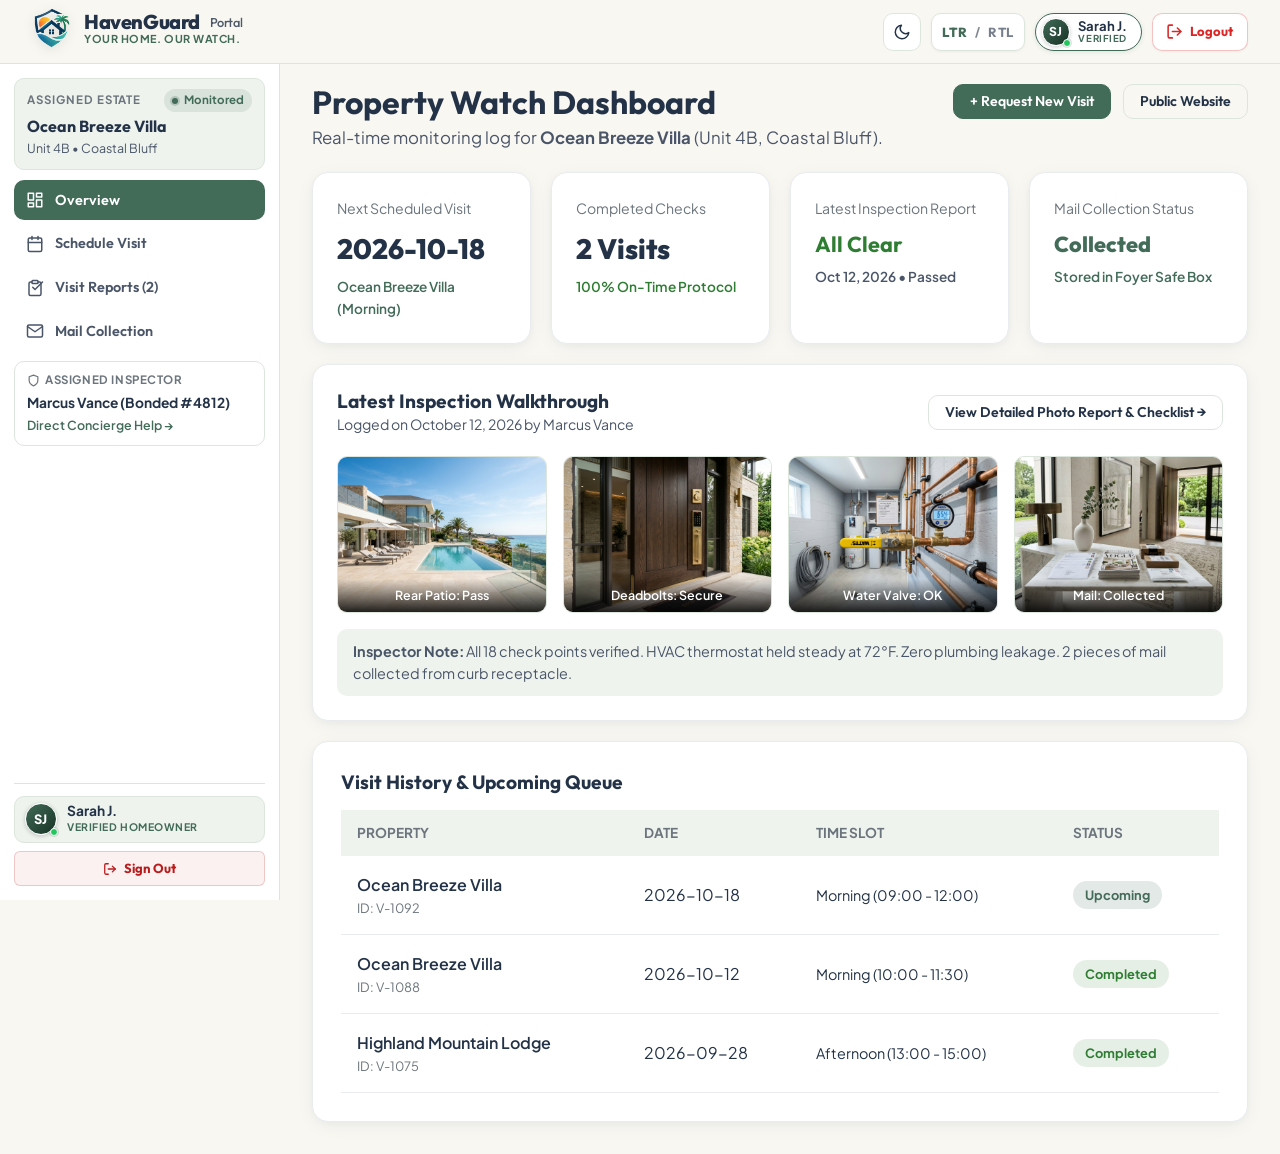
<file: dashboard.html>
<!DOCTYPE html>
<html lang="en" dir="ltr" data-theme="light">
<head>
  <meta charset="UTF-8">
  <meta name="viewport" content="width=device-width, initial-scale=1.0">
  <title>Homeowner Portal &amp; Dashboard | HavenGuard</title>
  <meta name="description" content="Manage scheduled property visits, review timestamped photo inspection reports, and track mail collection for your vacation residence.">
    <link rel="icon" type="image/png" href="assets/images/favicon.png">
  <link rel="stylesheet" href="assets/css/style.css">
  <script>
    (function() {
      const t = localStorage.getItem('homewatch_theme') || 'light';
      const d = localStorage.getItem('homewatch_dir') || 'ltr';
      document.documentElement.setAttribute('data-theme', t);
      document.documentElement.setAttribute('dir', d);
      document.documentElement.lang = d === 'rtl' ? 'ar' : 'en';
    })();
  </script>
</head>
<body class="dashboard-page" style="min-height: 100vh; display: flex; flex-direction: column; overflow-x: clip;">

  <!-- Page Preloader -->
  <div id="page-preloader" class="page-preloader" aria-hidden="true">
    <div class="preloader-content">
      <div class="preloader-shield-wrap">
        <img src="assets/images/havenguard-shield-icon.png" alt="HavenGuard" class="preloader-shield" width="68" height="68">
        <div class="preloader-pulse-ring"></div>
      </div>
      <div class="preloader-brand">
        <span class="preloader-title">HavenGuard</span>
        <span class="preloader-tagline">Your Home. Our Watch.</span>
      </div>
      <div class="preloader-progress-track">
        <div class="preloader-progress-bar"></div>
      </div>
    </div>
  </div>


  <!-- Dashboard Top Navigation Bar -->
  <header class="site-header dashboard-header">
    <div class="container navbar dashboard-top-navbar" id="dashboard-top-navbar">
      <div class="dashboard-nav-brand-group">
        <!-- Mobile/Tablet Sidebar Drawer Toggle (Hidden on desktop >1200px) -->
        <button class="hamburger-btn" id="dashboard-sidebar-toggle" aria-label="Toggle navigation sidebar" aria-expanded="false">
          <svg class="icon-hamburger" width="20" height="20" viewBox="0 0 24 24" fill="none" stroke="currentColor" stroke-width="2.2" stroke-linecap="round" stroke-linejoin="round" aria-hidden="true">
            <line x1="3" y1="12" x2="21" y2="12"></line>
            <line x1="3" y1="6" x2="21" y2="6"></line>
            <line x1="3" y1="18" x2="21" y2="18"></line>
          </svg>
          <svg class="icon-close" width="20" height="20" viewBox="0 0 24 24" fill="none" stroke="currentColor" stroke-width="2.2" stroke-linecap="round" stroke-linejoin="round" aria-hidden="true">
            <line x1="18" y1="6" x2="6" y2="18"></line>
            <line x1="6" y1="6" x2="18" y2="18"></line>
          </svg>
        </button>
        <a href="index.html" class="nav-brand" id="brand-logo" aria-label="HavenGuard Home">
          <img src="assets/images/havenguard-shield-icon.png" alt="HavenGuard Shield Logo" class="brand-logo-shield" width="38" height="38">
          <div class="brand-title-group">
            <span class="brand-name">HavenGuard <span class="brand-portal-tag" style="font-size: 0.8rem; font-weight: 500; opacity: 0.8; margin-inline-start: 0.25rem;">Portal</span></span>
            <span class="brand-tagline">Your Home. Our Watch.</span>
          </div>
        </a>
      </div>

      <!-- Action Controls -->
      <div class="nav-actions">
        <!-- Theme Toggle -->
        <button class="control-btn js-theme-toggle" id="theme-toggle-btn" aria-label="Switch to dark mode" title="Switch to dark mode">
          <svg class="theme-icon theme-icon-moon" width="18" height="18" viewBox="0 0 24 24" fill="none" stroke="currentColor" stroke-width="2" stroke-linecap="round" stroke-linejoin="round" aria-hidden="true">
            <path d="M21 12.79A9 9 0 1 1 11.21 3 7 7 0 0 0 21 12.79z"></path>
          </svg>
        </button>

        <!-- RTL / LTR Toggle -->
        <button class="control-btn dir-toggle-btn js-rtl-toggle" id="rtl-toggle-btn" aria-label="Switch text direction to RTL" title="Current: LTR (Click to switch to RTL)">
          <span class="dir-opt dir-opt-ltr active">LTR</span>
          <span class="dir-opt-sep">/</span>
          <span class="dir-opt dir-opt-rtl">RTL</span>
        </button>

        <!-- User Profile Badge (Navbar Desktop) -->
        <div class="user-profile-badge" id="user-profile-badge" tabindex="0" role="button" aria-label="User Profile: Sarah J. (Verified Homeowner)">
          <div class="user-avatar-wrap">
            <div class="user-avatar-circle">SJ</div>
            <span class="user-avatar-status" title="Active"></span>
          </div>
          <div class="user-profile-meta">
            <span class="user-greeting-name">Sarah J.</span>
            <span class="user-role-badge">Verified</span>
          </div>
        </div>

        <!-- Dashboard Logout Button (Desktop with text, Mobile icon-only) -->
        <a href="login.html" class="dashboard-logout-btn" id="dashboard-logout-btn" title="Sign out of portal" aria-label="Sign out of portal">
          <svg width="17" height="17" viewBox="0 0 24 24" fill="none" stroke="currentColor" stroke-width="2.2" stroke-linecap="round" stroke-linejoin="round" aria-hidden="true"><path d="M9 21H5a2 2 0 0 1-2-2V5a2 2 0 0 1 2-2h4"></path><polyline points="16 17 21 12 16 7"></polyline><line x1="21" y1="12" x2="9" y2="12"></line></svg>
          <span class="logout-text">Logout</span>
        </a>
      </div>
    </div>
  </header>

  <!-- Sidebar Mobile Backdrop -->
  <div class="dashboard-sidebar-backdrop js-dashboard-backdrop" id="dashboard-sidebar-backdrop"></div>

  <!-- Dashboard Main Workspace -->
  <div class="dashboard-wrapper">
    <!-- Sidebar Navigation -->
    <aside class="dashboard-sidebar" id="dashboard-sidebar" aria-label="Portal Navigation">
      <div class="sidebar-sticky-wrap">
        <!-- Mobile Drawer Header with Close Button (Mobile Only) -->
        <div class="sidebar-header-bar" id="sidebar-header-bar">
          <span class="sidebar-header-title">Portal Navigation</span>
          <button type="button" class="sidebar-close-btn js-sidebar-close" id="sidebar-drawer-close" aria-label="Close navigation sidebar">
            <svg width="18" height="18" viewBox="0 0 24 24" fill="none" stroke="currentColor" stroke-width="2.2" stroke-linecap="round" stroke-linejoin="round" aria-hidden="true">
              <line x1="18" y1="6" x2="6" y2="18"></line>
              <line x1="6" y1="6" x2="18" y2="18"></line>
            </svg>
          </button>
        </div>

        <!-- TOP SECTION: Assigned Estate Badge, Navigation & Inspector (mela vei / aligned straight with right header) -->
        <div class="sidebar-top-section" id="sidebar-top-section">
          <!-- 1. TOP: Assigned Estate Badge (mela vei) -->
          <div class="sidebar-estate-card" id="sidebar-estate-card">
            <div class="estate-label-row">
              <span class="estate-caption">Assigned Estate</span>
              <span class="estate-status-pill">
                <span class="status-pulse-dot"></span>
                <span>Monitored</span>
              </span>
            </div>
            <div class="estate-name-title">Ocean Breeze Villa</div>
            <div class="estate-subtext">Unit 4B &bull; Coastal Bluff</div>
          </div>

          <!-- Mobile/Tablet Quick Controls (Theme & RTL - Hidden on Desktop) -->
          <div class="sidebar-quick-controls" id="sidebar-quick-controls">
            <button type="button" class="btn btn-secondary js-theme-toggle sidebar-ctrl-btn" id="sidebar-theme-toggle-btn" aria-label="Switch to dark mode" title="Switch to dark mode">
              <span class="theme-icon-container">
                <svg class="theme-icon theme-icon-moon" width="16" height="16" viewBox="0 0 24 24" fill="none" stroke="currentColor" stroke-width="2" stroke-linecap="round" stroke-linejoin="round" aria-hidden="true">
                  <path d="M21 12.79A9 9 0 1 1 11.21 3 7 7 0 0 0 21 12.79z"></path>
                </svg>
              </span>
              <span class="theme-label">Dark Mode</span>
            </button>
            <button type="button" class="btn btn-secondary js-rtl-toggle sidebar-ctrl-btn dir-toggle-btn" id="sidebar-rtl-toggle-btn" aria-label="Switch text direction to RTL" title="Current: LTR (Click to switch to RTL)">
              <span class="dir-opt dir-opt-ltr active">LTR</span>
              <span class="dir-opt-sep">/</span>
              <span class="dir-opt dir-opt-rtl">RTL</span>
            </button>
          </div>

          <!-- 2. MIDDLE: Navigation Menu Items -->
          <nav class="sidebar-nav-container">
            <ul class="dashboard-nav-list">
              <li class="dashboard-nav-item">
                <button type="button" class="active" data-target-view="view-overview" id="nav-btn-overview">
                  <svg width="18" height="18" viewBox="0 0 24 24" fill="none" stroke="currentColor" stroke-width="2" stroke-linecap="round" stroke-linejoin="round" aria-hidden="true"><rect x="3" y="3" width="7" height="9"></rect><rect x="14" y="3" width="7" height="5"></rect><rect x="14" y="12" width="7" height="9"></rect><rect x="3" y="16" width="7" height="5"></rect></svg>
                  <span>Overview</span>
                </button>
              </li>
              <li class="dashboard-nav-item">
                <button type="button" data-target-view="view-schedule" id="nav-btn-schedule">
                  <svg width="18" height="18" viewBox="0 0 24 24" fill="none" stroke="currentColor" stroke-width="2" stroke-linecap="round" stroke-linejoin="round" aria-hidden="true"><rect x="3" y="4" width="18" height="18" rx="2" ry="2"></rect><line x1="16" y1="2" x2="16" y2="6"></line><line x1="8" y1="2" x2="8" y2="6"></line><line x1="3" y1="10" x2="21" y2="10"></line></svg>
                  <span>Schedule Visit</span>
                </button>
              </li>
              <li class="dashboard-nav-item">
                <button type="button" data-target-view="view-reports" id="nav-btn-reports">
                  <svg width="18" height="18" viewBox="0 0 24 24" fill="none" stroke="currentColor" stroke-width="2" stroke-linecap="round" stroke-linejoin="round" aria-hidden="true"><path d="M16 4h2a2 2 0 0 1 2 2v14a2 2 0 0 1-2 2H6a2 2 0 0 1-2-2V6a2 2 0 0 1 2-2h2"></path><rect x="8" y="2" width="8" height="4" rx="1" ry="1"></rect><polyline points="9 11 12 14 22 4"></polyline></svg>
                  <span>Visit Reports (2)</span>
                </button>
              </li>
              <li class="dashboard-nav-item">
                <button type="button" data-target-view="view-mail" id="nav-btn-mail">
                  <svg width="18" height="18" viewBox="0 0 24 24" fill="none" stroke="currentColor" stroke-width="2" stroke-linecap="round" stroke-linejoin="round" aria-hidden="true"><path d="M4 4h16c1.1 0 2 .9 2 2v12c0 1.1-.9 2-2 2H4c-1.1 0-2-.9-2-2V6c0-1.1.9-2 2-2z"></path><polyline points="22,6 12,13 2,6"></polyline></svg>
                  <span>Mail Collection</span>
                </button>
              </li>
            </ul>
          </nav>

          <!-- 3. ASSIGNED INSPECTOR (Compact) -->
          <div class="sidebar-inspector-box">
            <div class="inspector-badge-row">
              <svg width="13" height="13" viewBox="0 0 24 24" fill="none" stroke="currentColor" stroke-width="2.2" stroke-linecap="round" stroke-linejoin="round" aria-hidden="true"><path d="M12 22s8-4 8-10V5l-8-3-8 3v7c0 6 8 10 8 10z"></path></svg>
              <span class="inspector-role-label">Assigned Inspector</span>
            </div>
            <div class="inspector-name-text">Marcus Vance (Bonded #4812)</div>
            <a href="contact.html" class="inspector-link">Direct Concierge Help &rarr;</a>
          </div>
        </div>

        <!-- 4. BOTTOM: Profile & Sign Out (last la vei) -->
        <div class="sidebar-footer-card">
          <div class="sidebar-user-card" id="sidebar-user-card">
            <div class="user-avatar-wrap">
              <div class="user-avatar-circle" style="width: 32px; height: 32px; font-size: 0.8rem;">SJ</div>
              <span class="user-avatar-status" style="width: 8px; height: 8px;"></span>
            </div>
            <div class="sidebar-user-meta">
              <span class="sidebar-user-name">Sarah J.</span>
              <span class="sidebar-user-badge">Verified Homeowner</span>
            </div>
          </div>
          <a href="login.html" class="sidebar-signout-btn" id="sidebar-signout-btn" title="Sign out of portal">
            <svg width="14" height="14" viewBox="0 0 24 24" fill="none" stroke="currentColor" stroke-width="2.2" stroke-linecap="round" stroke-linejoin="round" aria-hidden="true">
              <path d="M9 21H5a2 2 0 0 1-2-2V5a2 2 0 0 1 2-2h4"></path>
              <polyline points="16 17 21 12 16 7"></polyline>
              <line x1="21" y1="12" x2="9" y2="12"></line>
            </svg>
            <span>Sign Out</span>
          </a>
        </div>
      </div>
    </aside>

    <!-- Main Content Area -->
    <main class="dashboard-content" id="dashboard-main-area">

      <!-- =====================================================================
           VIEW 1: OVERVIEW SUMMARY
           ===================================================================== -->
      <section id="view-overview" class="dashboard-view-section">
        <div class="dashboard-view-header">
          <div class="dashboard-header-text">
            <h1 style="font-size: clamp(1.6rem, 2.5vw, 2.2rem);">Property Watch Dashboard</h1>
            <p style="color: var(--text-secondary); margin-block-start: 0.25rem;">
              Real-time monitoring log for <strong>Ocean Breeze Villa</strong> (Unit 4B, Coastal Bluff).
            </p>
          </div>
          <div class="dashboard-header-actions">
            <button type="button" class="btn btn-primary btn-sm" onclick="document.getElementById('nav-btn-schedule').click()">
              + Request New Visit
            </button>
            <a href="index.html" class="btn btn-secondary btn-sm">Public Website</a>
          </div>
        </div>

        <!-- 4 Summary Stat Cards -->
        <div class="stat-grid-4">
          <!-- Card 1: Next Visit -->
          <div class="stat-card">
            <div class="stat-label">Next Scheduled Visit</div>
            <div class="stat-value" id="summary-next-visit">2026-10-18</div>
            <div class="stat-subtext" id="summary-next-date">Morning Slot (09:00 - 12:00)</div>
          </div>

          <!-- Card 2: Completed Visits -->
          <div class="stat-card">
            <div class="stat-label">Completed Checks</div>
            <div class="stat-value" id="summary-completed-count">2 Visits</div>
            <div class="stat-subtext" style="color: var(--color-success);">100% On-Time Protocol</div>
          </div>

          <!-- Card 3: Latest Inspection Report -->
          <div class="stat-card">
            <div class="stat-label">Latest Inspection Report</div>
            <div class="stat-value" style="font-size: 1.35rem; color: var(--color-success); font-weight: 700;">
              All Clear
            </div>
            <div class="stat-subtext" style="color: var(--text-secondary);">Oct 12, 2026 &bull; Passed</div>
          </div>

          <!-- Card 4: Mail Collection Status -->
          <div class="stat-card">
            <div class="stat-label">Mail Collection Status</div>
            <div class="stat-value" id="summary-mail-status" style="font-size: 1.35rem; color: var(--color-forest);">
              Collected
            </div>
            <div class="stat-subtext" id="summary-mail-subtext">Stored in Foyer Safe Box</div>
          </div>
        </div>

        <!-- Recent Inspection Quick View -->
        <div style="background: var(--card-bg); border: 1px solid var(--card-border); border-radius: var(--radius-lg); padding: 1.5rem; margin-block-end: 1.25rem; box-shadow: var(--card-shadow);">
          <div style="display: flex; justify-content: space-between; align-items: center; flex-wrap: wrap; gap: 1rem; margin-block-end: 1.25rem;">
            <div>
              <h3 style="font-size: 1.2rem;">Latest Inspection Walkthrough</h3>
              <div style="font-size: 0.88rem; color: var(--text-secondary);">Logged on October 12, 2026 by Marcus Vance</div>
            </div>
            <button type="button" class="btn btn-secondary btn-sm js-open-report" data-report-id="R-2026-1012">
              View Detailed Photo Report &amp; Checklist →
            </button>
          </div>

          <!-- Photo grid -->
          <div class="report-gallery" style="margin-block-end: 1rem;">
            <div class="report-thumb js-open-report" data-report-id="R-2026-1012">
              <img src="assets/images/report-sample-1.jpg" alt="Patio walkway check">
              <div class="report-thumb-label">Rear Patio: Pass</div>
            </div>
            <div class="report-thumb js-open-report" data-report-id="R-2026-1012">
              <img src="assets/images/report-sample-2.jpg" alt="Locks verified">
              <div class="report-thumb-label">Deadbolts: Secure</div>
            </div>
            <div class="report-thumb js-open-report" data-report-id="R-2026-1012">
              <img src="assets/images/report-sample-3.jpg" alt="Water meter reading">
              <div class="report-thumb-label">Water Valve: OK</div>
            </div>
            <div class="report-thumb js-open-report" data-report-id="R-2026-1012">
              <img src="assets/images/report-sample-4.jpg" alt="Collected mail safe box">
              <div class="report-thumb-label">Mail: Collected</div>
            </div>
          </div>
          <div style="font-size: 0.9rem; color: var(--text-secondary); line-height: 1.5; background: var(--bg-subtle); padding: 0.75rem 1rem; border-radius: var(--radius-md);">
            <strong>Inspector Note:</strong> All 18 check points verified. HVAC thermostat held steady at 72°F. Zero plumbing leakage. 2 pieces of mail collected from curb receptacle.
          </div>
        </div>

        <!-- Scheduled Visits Table -->
        <div style="background: var(--card-bg); border: 1px solid var(--card-border); border-radius: var(--radius-lg); padding: 1.75rem; box-shadow: var(--card-shadow); overflow-x: auto;">
          <h3 style="font-size: 1.2rem; margin-block-end: 1rem;">Visit History &amp; Upcoming Queue</h3>
          <table style="width: 100%; border-collapse: collapse; text-align: start; min-width: 480px;">
            <thead>
              <tr style="background: var(--bg-subtle); color: var(--text-muted); font-size: 0.85rem; text-transform: uppercase;">
                <th style="padding: 0.75rem 1rem; text-align: start;">Property</th>
                <th style="padding: 0.75rem 1rem; text-align: start;">Date</th>
                <th style="padding: 0.75rem 1rem; text-align: start;">Time Slot</th>
                <th style="padding: 0.75rem 1rem; text-align: start;">Status</th>
              </tr>
            </thead>
            <tbody id="visits-table-body">
              <!-- Dynamically rendered by dashboard.js from localStorage -->
            </tbody>
          </table>
        </div>
      </section>

      <!-- =====================================================================
           VIEW 2: SCHEDULE VISIT FORM
           ===================================================================== -->
      <section id="view-schedule" class="dashboard-view-section" style="display: none;">
        <div class="dashboard-view-header">
          <div class="dashboard-header-text">
            <h1 style="font-size: clamp(1.6rem, 2.5vw, 2.2rem);">Schedule a Property Check</h1>
            <p style="color: var(--text-secondary); margin-block-start: 0.25rem;">Request an on-site visit with customized inspection notes.</p>
          </div>
          <div class="dashboard-header-actions">
            <button type="button" class="btn btn-secondary btn-sm" onclick="document.getElementById('nav-btn-overview').click()">
              &larr; Back to Overview
            </button>
          </div>
        </div>

        <div style="max-width: 720px; background: var(--card-bg); border: 1px solid var(--card-border); border-radius: var(--radius-lg); padding: clamp(1.5rem, 3vw, 2.5rem); box-shadow: var(--card-shadow);">
          <!-- Feedback Alert -->
          <div id="schedule-alert" class="form-feedback-alert" role="alert"></div>

          <form id="schedule-visit-form" novalidate>
            <!-- Property Selector -->
            <div class="form-group">
              <label for="visit-property" class="form-label">Select Monitored Property <span class="required">*</span></label>
              <select id="visit-property" class="form-control" required>
                <option value="Ocean Breeze Villa">Ocean Breeze Villa (Coastal Bluff, Unit 4B)</option>
                <option value="Highland Mountain Lodge">Highland Mountain Lodge (Alpine Vista)</option>
                <option value="Coastal Shoreline Estate">Coastal Shoreline Estate (Palmetto Bay)</option>
              </select>
            </div>

            <div class="form-grid-2">
              <!-- Date Picker (min date enforced) -->
              <div class="form-group">
                <label for="visit-date" class="form-label">Requested Visit Date <span class="required">*</span></label>
                <input type="date" id="visit-date" class="form-control" required>
              </div>

              <!-- Time Slot -->
              <div class="form-group">
                <label for="visit-slot" class="form-label">Available Time Window <span class="required">*</span></label>
                <select id="visit-slot" class="form-control" required>
                  <option value="Morning (09:00 - 12:00)">Morning Window (09:00 - 12:00)</option>
                  <option value="Afternoon (13:00 - 16:00)">Afternoon Window (13:00 - 16:00)</option>
                  <option value="Pre-Storm Priority Check">Pre-Storm Priority Check</option>
                  <option value="Post-Weather Rapid Verification">Post-Weather Rapid Verification</option>
                </select>
              </div>
            </div>

            <!-- Custom Instructions -->
            <div class="form-group">
              <label for="visit-notes" class="form-label">Visit Instructions &amp; Areas of Focus</label>
              <textarea id="visit-notes" rows="4" class="form-control" placeholder="e.g. Please check irrigation timer after tomorrow's rain, run guest bath taps, and bring in parcel delivery from porch..."></textarea>
            </div>

            <button type="submit" class="btn btn-primary btn-block" style="padding-block: 0.9rem;" id="submit-schedule-btn">
              Confirm &amp; Record Visit Request
            </button>
            <div style="font-size: 0.8rem; color: var(--text-muted); text-align: center; margin-top: 0.75rem;">
              * Visit entries are saved locally in your browser session and update your dashboard queue immediately.
            </div>
          </form>
        </div>
      </section>

      <!-- =====================================================================
           VIEW 3: VISIT REPORTS GALLERY & DETAIL
           ===================================================================== -->
      <section id="view-reports" class="dashboard-view-section" style="display: none;">
        <div class="dashboard-view-header">
          <div class="dashboard-header-text">
            <h1 style="font-size: clamp(1.6rem, 2.5vw, 2.2rem);">Photo-Documented Visit Reports</h1>
            <p style="color: var(--text-secondary); margin-block-start: 0.25rem;">Browse past inspection reports with timestamped photographs and inspector notes.</p>
          </div>
          <div class="dashboard-header-actions">
            <button type="button" class="btn btn-primary btn-sm" onclick="document.getElementById('nav-btn-schedule').click()">
              + Request New Visit
            </button>
          </div>
        </div>

        <div style="display: flex; flex-direction: column; gap: 1.75rem;">
          <!-- Report Card 1 -->
          <div style="background: var(--card-bg); border: 1px solid var(--card-border); border-radius: var(--radius-lg); padding: 1.75rem; box-shadow: var(--card-shadow);">
            <div style="display: flex; justify-content: space-between; align-items: center; flex-wrap: wrap; gap: 1rem; margin-block-end: 1rem;">
              <div>
                <span class="report-status-badge">● All Systems Normal</span>
                <h3 style="font-size: 1.25rem; margin-block-start: 0.4rem;">Ocean Breeze Villa — Routine Walkthrough</h3>
                <div style="font-size: 0.88rem; color: var(--text-secondary);">
                  October 12, 2026 &bull; 10:14 AM - 11:15 AM EST &bull; Inspector: Marcus Vance
                </div>
              </div>
              <button type="button" class="btn btn-primary btn-sm js-open-report" data-report-id="R-2026-1012">
                Open Full Report Modal
              </button>
            </div>

            <div class="report-gallery" style="margin-block-end: 1rem;">
              <div class="report-thumb js-open-report" data-report-id="R-2026-1012">
                <img src="assets/images/report-sample-1.jpg" alt="Patio photo">
                <div class="report-thumb-label">Click to Inspect Patio Photo</div>
              </div>
              <div class="report-thumb js-open-report" data-report-id="R-2026-1012">
                <img src="assets/images/report-sample-2.jpg" alt="Locks photo">
                <div class="report-thumb-label">Click to Inspect Locks Photo</div>
              </div>
              <div class="report-thumb js-open-report" data-report-id="R-2026-1012">
                <img src="assets/images/report-sample-3.jpg" alt="Plumbing valve">
                <div class="report-thumb-label">Click to Inspect Meter Photo</div>
              </div>
              <div class="report-thumb js-open-report" data-report-id="R-2026-1012">
                <img src="assets/images/report-sample-4.jpg" alt="Mail tray">
                <div class="report-thumb-label">Click to Inspect Mail Photo</div>
              </div>
            </div>
            <p style="color: var(--text-secondary); font-size: 0.92rem; line-height: 1.5;">
              <strong>Summary:</strong> Full 18-point check executed. No evidence of storm damage or unauthorized entry. Water meter verified stationary (zero flow). Replaced furnace filter.
            </p>
          </div>

          <!-- Report Card 2 -->
          <div style="background: var(--card-bg); border: 1px solid var(--card-border); border-radius: var(--radius-lg); padding: 1.75rem; box-shadow: var(--card-shadow);">
            <div style="display: flex; justify-content: space-between; align-items: center; flex-wrap: wrap; gap: 1rem; margin-block-end: 1rem;">
              <div>
                <span class="report-status-badge">● Weather Preparation Complete</span>
                <h3 style="font-size: 1.25rem; margin-block-start: 0.4rem;">Highland Mountain Lodge — Pre-Storm Review</h3>
                <div style="font-size: 0.88rem; color: var(--text-secondary);">
                  September 28, 2026 &bull; 01:10 PM - 02:40 PM EST &bull; Inspector: Elena Rostova
                </div>
              </div>
              <button type="button" class="btn btn-primary btn-sm js-open-report" data-report-id="R-2026-0928">
                Open Full Report Modal
              </button>
            </div>

            <div class="report-gallery" style="margin-block-end: 1rem; grid-template-columns: repeat(2, 1fr);">
              <div class="report-thumb js-open-report" data-report-id="R-2026-0928">
                <img src="assets/images/report-sample-5.jpg" alt="Highland Mountain Lodge exterior cedar deck and pine branch clearance">
                <div class="report-thumb-label">Exterior Deck &amp; Trellis: Clear</div>
              </div>
              <div class="report-thumb js-open-report" data-report-id="R-2026-0928">
                <img src="assets/images/report-sample-6.jpg" alt="Smart digital thermostat reading optimal 68°F">
                <div class="report-thumb-label">HVAC &amp; Ambient Thermostat: 68°F</div>
              </div>
            </div>
            <p style="color: var(--text-secondary); font-size: 0.92rem; line-height: 1.5;">
              <strong>Summary:</strong> Outdoor patio chairs and umbrellas secured in storage garage. Gutter downspouts verified unobstructed. Heating maintained at 68°F.
            </p>
          </div>
        </div>
      </section>

      <!-- =====================================================================
           VIEW 4: MAIL COLLECTION TRACKING
           ===================================================================== -->
      <section id="view-mail" class="dashboard-view-section" style="display: none;">
        <div class="dashboard-view-header">
          <div class="dashboard-header-text">
            <h1 style="font-size: clamp(1.6rem, 2.5vw, 2.2rem);">Mail &amp; Delivery Tracking</h1>
            <p style="color: var(--text-secondary); margin-block-start: 0.25rem;">Monitor postal collection, parcel holding, and update storage preferences.</p>
          </div>
          <div class="dashboard-header-actions">
            <button type="button" class="btn btn-primary btn-sm" onclick="document.getElementById('nav-btn-schedule').click()">
              + Request New Visit
            </button>
          </div>
        </div>

        <div class="mail-grid-container">
          <!-- Status & Controls -->
          <div style="background: var(--card-bg); border: 1px solid var(--card-border); border-radius: var(--radius-lg); padding: clamp(1.5rem, 3vw, 2.5rem); box-shadow: var(--card-shadow);">
            <h3 style="font-size: 1.25rem; margin-block-end: 1rem;">Current Receptacle Status</h3>

            <div style="margin-block-end: 1.5rem;">
              <span style="font-size: 0.88rem; color: var(--text-muted); display: block; margin-block-end: 0.25rem;">Active Status</span>
              <span id="mail-badge-indicator" style="display: inline-block; padding: 0.4rem 1rem; border-radius: var(--radius-full); font-weight: 700; background: rgba(46, 125, 50, 0.12); color: var(--color-success); font-size: 1rem;">
                Collected
              </span>
            </div>

            <!-- Demo Status Updater -->
            <div class="form-group">
              <label for="mail-status-select" class="form-label">Update Mail Status (Interactive Demo)</label>
              <select id="mail-status-select" class="form-control">
                <option value="Collected">Collected (Held in Foyer Safe Box)</option>
                <option value="Awaiting Collection">Awaiting Collection (Next Visit)</option>
                <option value="No Mail Found">No Mail Found (Receptacle Empty)</option>
              </select>
            </div>

            <div id="mail-feedback" style="display: none; font-size: 0.85rem; color: var(--color-success); font-weight: 600; margin-block-end: 1rem;"></div>

            <div style="background: var(--bg-subtle); padding: 1rem; border-radius: var(--radius-md); font-size: 0.88rem; color: var(--text-secondary); line-height: 1.5;">
              <strong>Storage Protocol:</strong> Letters, flyers, and magazines are brought indoors during every scheduled visit and placed into your designated lockable foyer tray to eliminate visual evidence of vacancy.
            </div>
          </div>

          <!-- Mail Graphic Preview -->
          <div style="background: var(--card-bg); border: 1px solid var(--card-border); border-radius: var(--radius-lg); overflow: hidden; box-shadow: var(--card-shadow); display: flex; flex-direction: column;">
            <img src="assets/images/mail-collection.jpg" alt="Property caretaker collecting postal letters and packages from curbside mailbox" style="width: 100%; aspect-ratio: 4/3; object-fit: cover;">
            <div style="padding: 1.25rem;">
              <h4 style="margin-block-end: 0.5rem;">Curb Receptacle Log</h4>
              <p style="color: var(--text-secondary); font-size: 0.88rem; line-height: 1.5;">
                Last checked on <strong>October 12, 2026</strong>. Two first-class envelopes retrieved and stored. Zero junk flyer backlog.
              </p>
            </div>
          </div>
        </div>
      </section>

    </main>
  </div>

  <!-- Detailed Report Lightbox Modal -->
  <div id="report-detail-modal" class="modal-overlay" role="dialog" aria-modal="true" aria-labelledby="modal-report-title">
    <div class="modal-box" style="padding: clamp(1.5rem, 3vw, 2.5rem);">
      <button type="button" class="modal-close-btn" id="modal-close-btn" aria-label="Close report dialog">✕</button>
      
      <div style="border-block-end: 1px solid var(--border-subtle); padding-block-end: 1.25rem; margin-block-end: 1.5rem;">
        <span id="modal-report-status" class="report-status-badge">All Systems Normal</span>
        <h2 id="modal-report-title" style="margin-block-start: 0.5rem; font-size: 1.5rem;">Ocean Breeze Villa — Visit Report</h2>
        <div id="modal-report-date" style="font-size: 0.9rem; color: var(--text-secondary); margin-block-start: 0.25rem;">
          October 12, 2026 | 10:14 AM - 11:15 AM EST
        </div>
        <div id="modal-report-inspector" style="font-size: 0.85rem; color: var(--color-forest); font-weight: 600; margin-block-start: 0.25rem;">
          Conducted by: Marcus Vance
        </div>
      </div>

      <!-- Notes Area -->
      <div style="margin-block-end: 1.5rem;">
        <h4 style="margin-block-end: 0.5rem;">Inspector Findings &amp; Observations</h4>
        <p id="modal-report-notes" style="color: var(--text-secondary); line-height: 1.6; font-size: 0.95rem; background: var(--bg-subtle); padding: 1rem; border-radius: var(--radius-md);">
          All perimeter doors and locks checked.
        </p>
      </div>

      <!-- High-Res Photo Gallery in Modal -->
      <h4 style="margin-block-end: 0.75rem;">Verified Inspection Photographs</h4>
      <div id="modal-report-photos" style="display: grid; grid-template-columns: repeat(2, 1fr); gap: 1rem; margin-block-end: 1.5rem;">
        <!-- Filled by JS -->
      </div>

      <div style="display: flex; justify-content: flex-end;">
        <button type="button" class="btn btn-secondary btn-sm" onclick="DashboardApp.closeReportModal()">
          Close Report Preview
        </button>
      </div>
    </div>
  </div>

  <!-- Back to Top Button -->
  <button type="button" class="back-to-top js-back-to-top" id="back-to-top-btn" aria-label="Back to top" title="Back to top">
    <svg width="20" height="20" viewBox="0 0 24 24" fill="none" stroke="currentColor" stroke-width="2.5" stroke-linecap="round" stroke-linejoin="round" aria-hidden="true">
      <polyline points="18 15 12 9 6 15"></polyline>
    </svg>
  </button>

  <!-- Scripts -->
  <script src="assets/js/main.js"></script>
  <script src="assets/js/dashboard.js"></script>
</body>
</html>
</file>
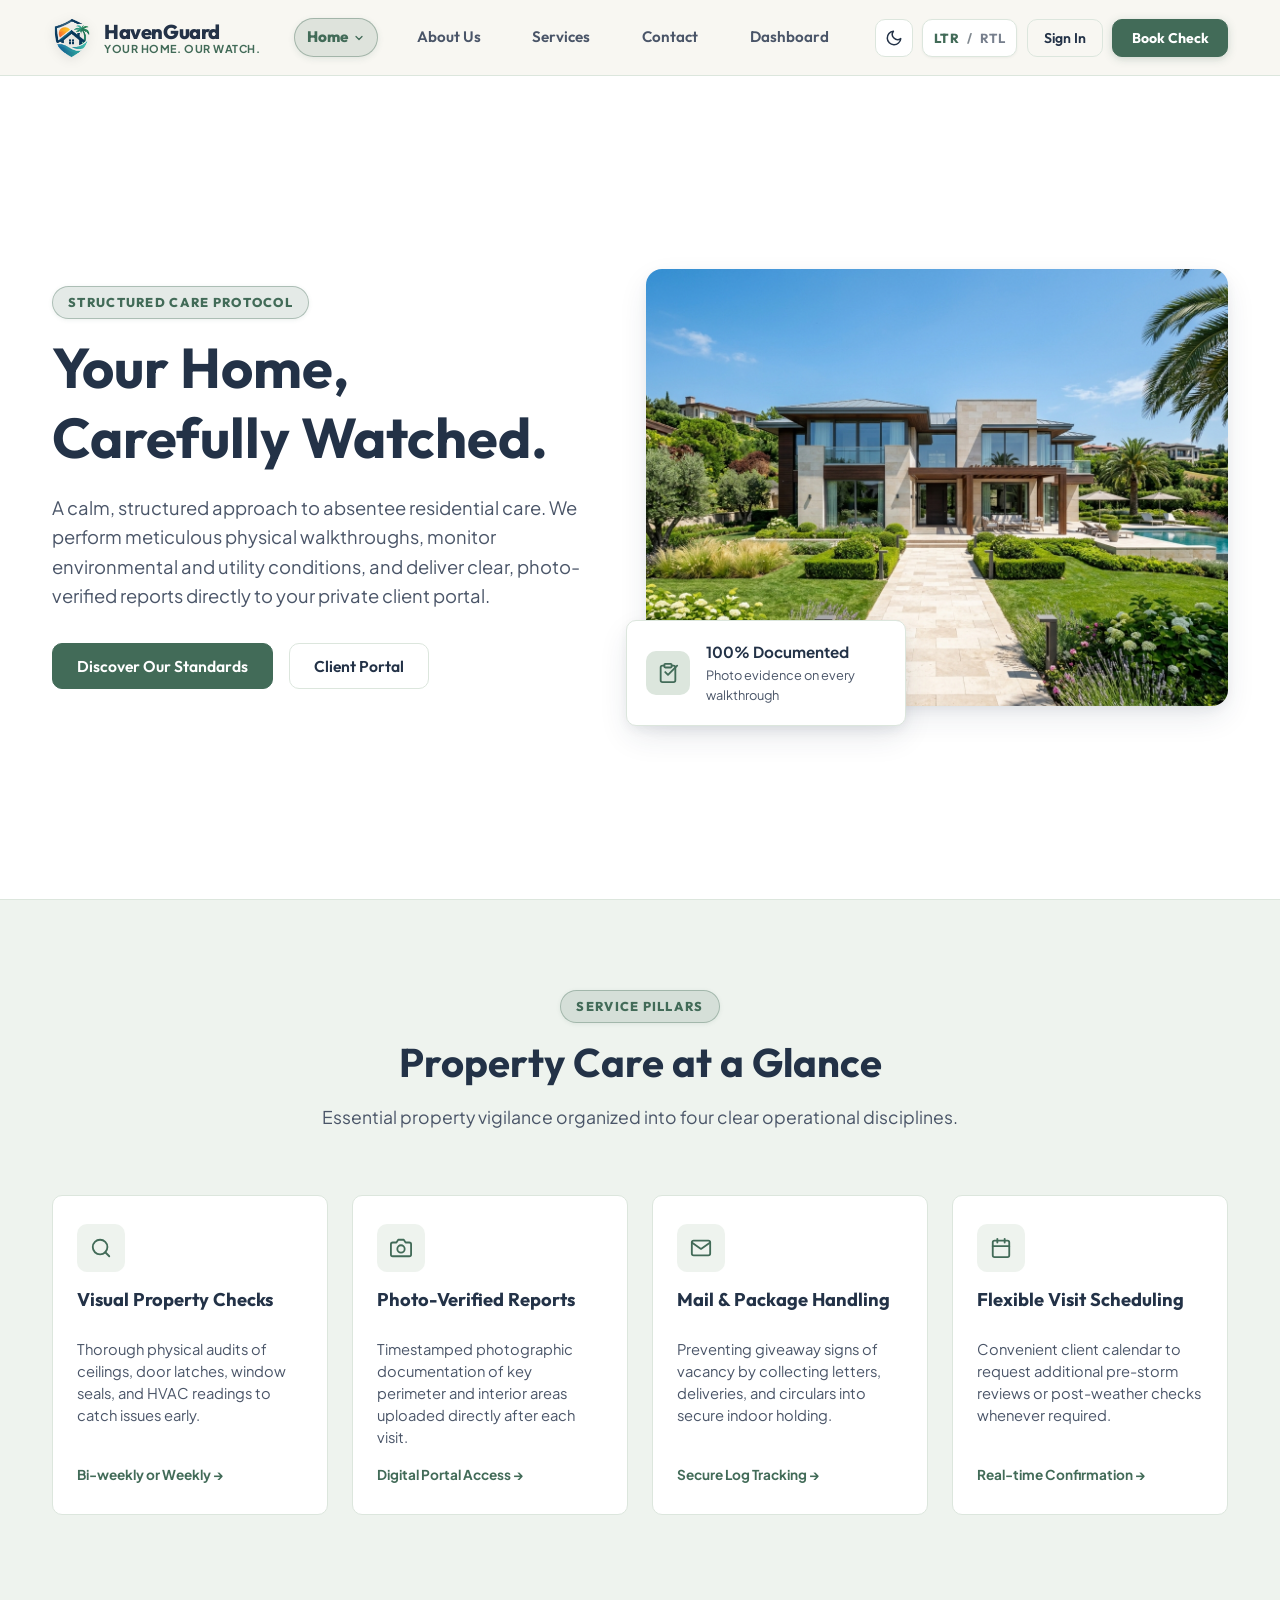
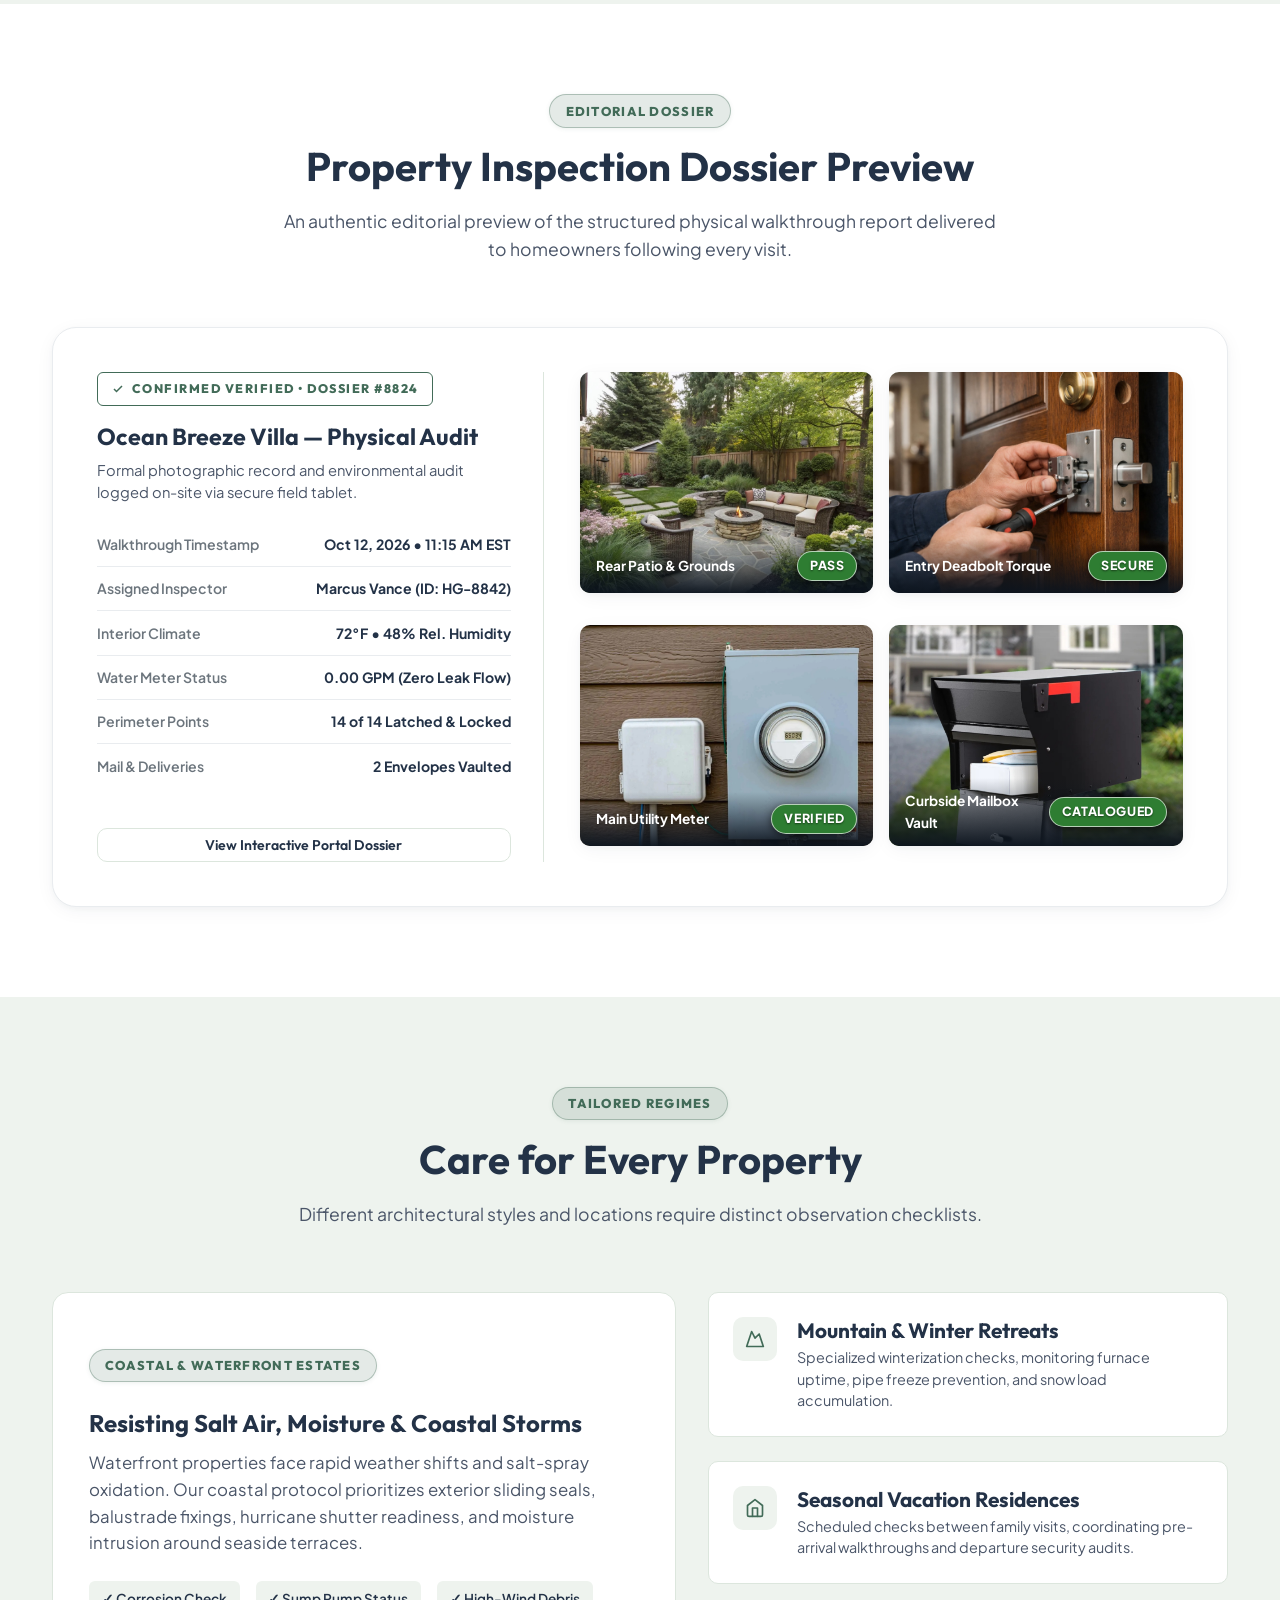
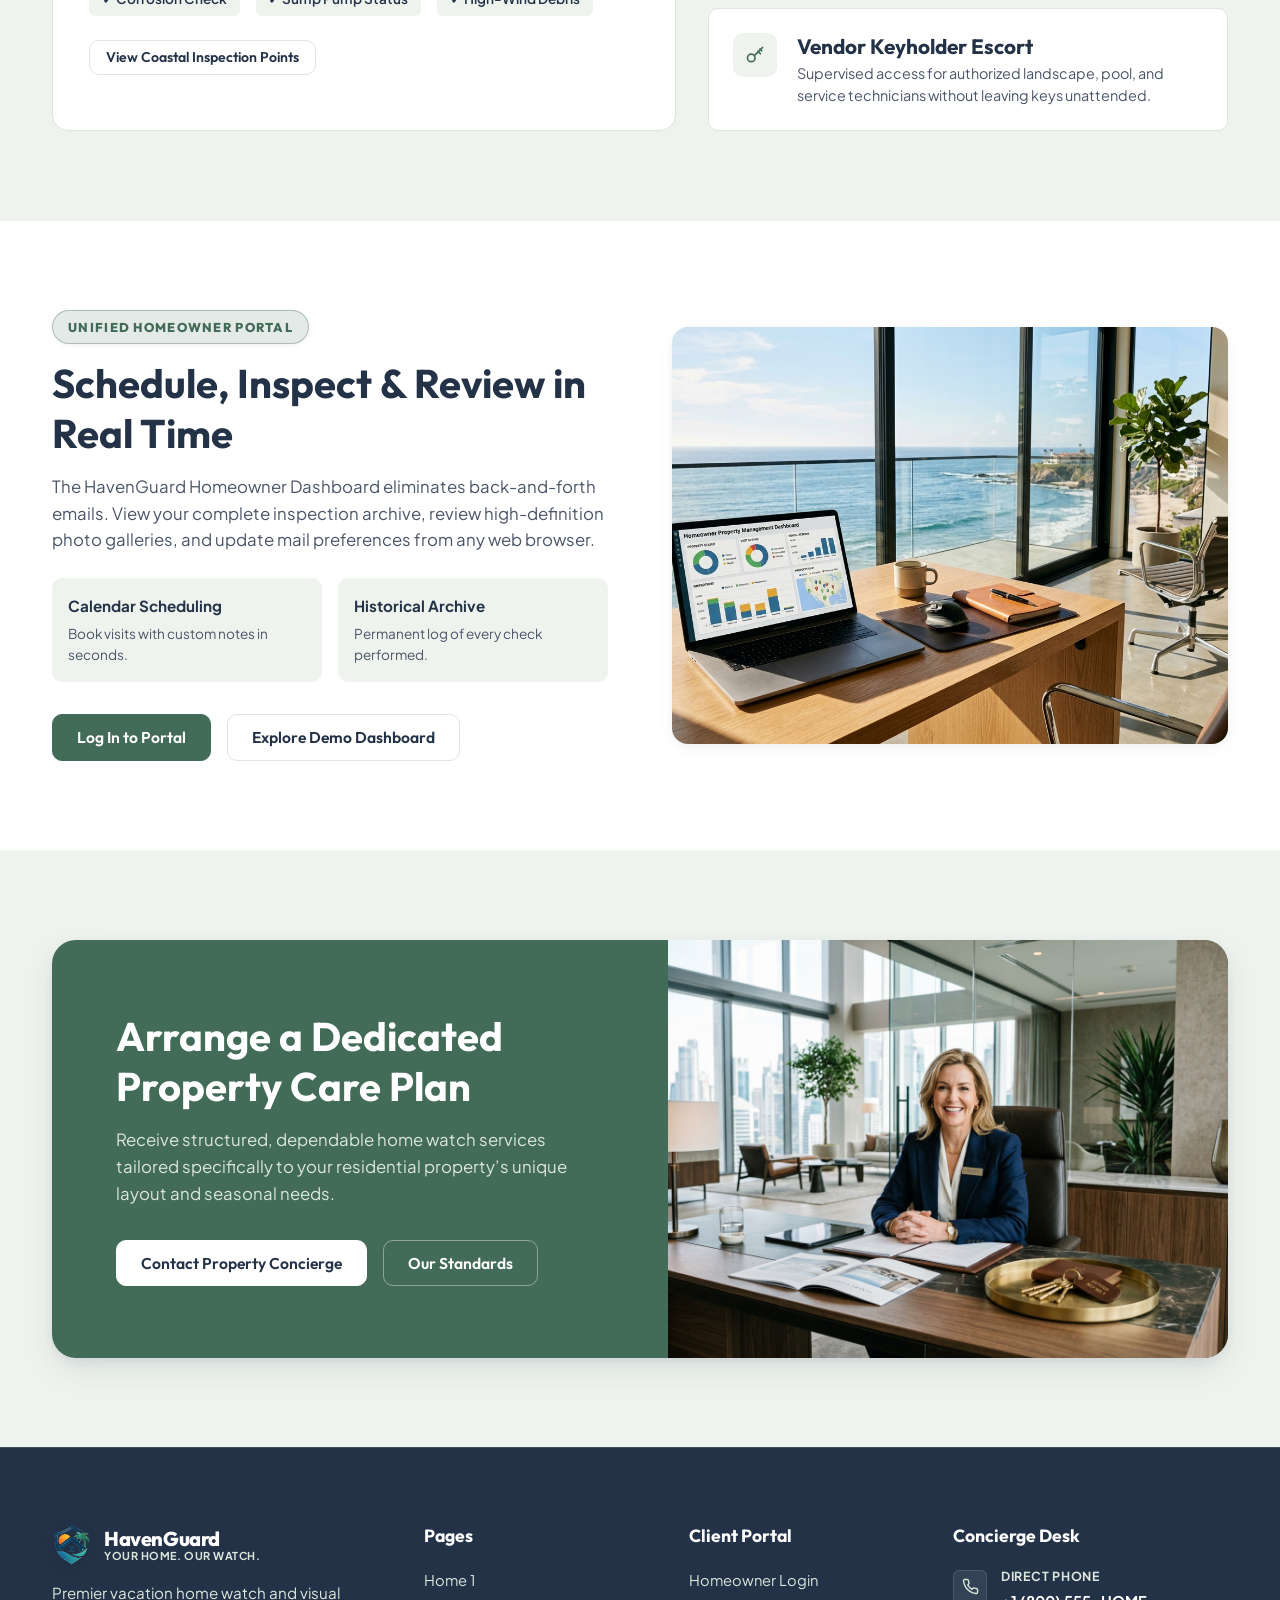
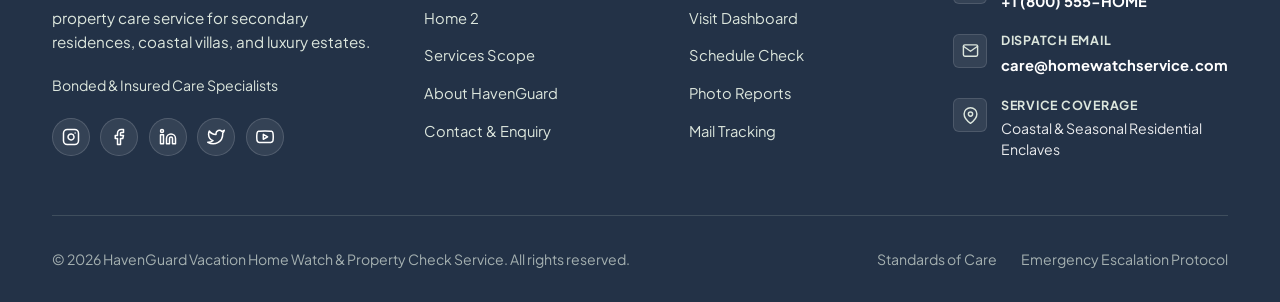
<file: home-2.html>
<!DOCTYPE html>
<html lang="en" dir="ltr" data-theme="light">
<head>
  <meta charset="UTF-8">
  <meta name="viewport" content="width=device-width, initial-scale=1.0">
  <title>Your Home, Carefully Watched | Editorial Care | HavenGuard</title>
  <meta name="description" content="Structured editorial overview of professional home watch inspections, photographic visit reports, and absentee property care.">
    <link rel="icon" type="image/png" href="assets/images/favicon.png">
  <link rel="stylesheet" href="assets/css/style.css">
  <script>
    (function() {
      const t = localStorage.getItem('homewatch_theme') || 'light';
      const d = localStorage.getItem('homewatch_dir') || 'ltr';
      document.documentElement.setAttribute('data-theme', t);
      document.documentElement.setAttribute('dir', d);
      document.documentElement.lang = d === 'rtl' ? 'ar' : 'en';
    })();
  </script>
</head>
<body>

  <!-- Page Preloader -->
  <div id="page-preloader" class="page-preloader" aria-hidden="true">
    <div class="preloader-content">
      <div class="preloader-shield-wrap">
        <img src="assets/images/havenguard-shield-icon.png" alt="HavenGuard" class="preloader-shield" width="68" height="68">
        <div class="preloader-pulse-ring"></div>
      </div>
      <div class="preloader-brand">
        <span class="preloader-title">HavenGuard</span>
        <span class="preloader-tagline">Your Home. Our Watch.</span>
      </div>
      <div class="preloader-progress-track">
        <div class="preloader-progress-bar"></div>
      </div>
    </div>
  </div>


  <!-- =========================================================================
       Navigation Header
       ========================================================================= -->
  <header class="site-header">
    <div class="container navbar">
            <!-- Logo -->
      <a href="index.html" class="nav-brand" id="brand-logo" aria-label="HavenGuard - Your Home. Our Watch.">
        <img src="assets/images/havenguard-shield-icon.png" alt="HavenGuard Shield Logo" class="brand-logo-shield" width="38" height="38">
        <div class="brand-title-group">
          <span class="brand-name">HavenGuard</span>
          <span class="brand-tagline">Your Home. Our Watch.</span>
        </div>
      </a>

      <!-- Desktop Menu Links -->
      <nav class="nav-navigation" aria-label="Main Navigation">
        <ul class="nav-menu">
          <li class="nav-item">
            <button type="button" class="nav-link dropdown-trigger active" aria-expanded="false" id="home-dropdown-btn">
              <span>Home</span>
              <svg class="dropdown-arrow" width="12" height="12" viewBox="0 0 24 24" fill="none" stroke="currentColor" stroke-width="2.5" stroke-linecap="round" stroke-linejoin="round" aria-hidden="true"><polyline points="6 9 12 15 18 9"></polyline></svg>
            </button>
            <ul class="dropdown-menu" aria-label="Home Variations">
              <li><a href="index.html" class="dropdown-item">Home 1</a></li>
              <li><a href="home-2.html" class="dropdown-item active">Home 2</a></li>
            </ul>
          </li>
          <li class="nav-item"><a href="about.html" class="nav-link">About Us</a></li>
          <li class="nav-item"><a href="services.html" class="nav-link">Services</a></li>
          <li class="nav-item"><a href="contact.html" class="nav-link">Contact</a></li>
          <li class="nav-item"><a href="dashboard.html" class="nav-link">Dashboard</a></li>
        </ul>
      </nav>

      <!-- Action Controls -->
      <div class="nav-actions">
        <!-- Theme Toggle -->
        <button class="control-btn js-theme-toggle" id="theme-toggle-btn" aria-label="Switch to dark mode" title="Switch to dark mode">
          <svg class="theme-icon theme-icon-moon" width="18" height="18" viewBox="0 0 24 24" fill="none" stroke="currentColor" stroke-width="2" stroke-linecap="round" stroke-linejoin="round" aria-hidden="true">
            <path d="M21 12.79A9 9 0 1 1 11.21 3 7 7 0 0 0 21 12.79z"></path>
          </svg>
        </button>

        <!-- RTL / LTR Toggle -->
        <button class="control-btn dir-toggle-btn js-rtl-toggle" id="rtl-toggle-btn" aria-label="Switch text direction to RTL" title="Current: LTR (Click to switch to RTL)">
          <span class="dir-opt dir-opt-ltr active">LTR</span>
          <span class="dir-opt-sep">/</span>
          <span class="dir-opt dir-opt-rtl">RTL</span>
        </button>

        <!-- Simple Words Sign In Button -->
        <a href="login.html" class="btn btn-secondary btn-sm nav-login-btn" id="nav-login-btn">
          Sign In
        </a>

        <!-- Theme Matching CTA Button -->
        <a href="contact.html" class="btn btn-primary btn-sm nav-cta-btn" id="nav-cta-btn">
          Book Check
        </a>

        <!-- Mobile Hamburger Button -->
        <button class="hamburger-btn js-hamburger-btn" id="mobile-menu-btn" aria-label="Open mobile navigation menu" aria-expanded="false">
          <svg width="20" height="20" viewBox="0 0 24 24" fill="none" stroke="currentColor" stroke-width="2.2" stroke-linecap="round" stroke-linejoin="round" aria-hidden="true">
            <line x1="3" y1="12" x2="21" y2="12"></line>
            <line x1="3" y1="6" x2="21" y2="6"></line>
            <line x1="3" y1="18" x2="21" y2="18"></line>
          </svg>
        </button>
      </div>
    </div>
  </header>

  <!-- Mobile Drawer & Backdrop -->
  <div class="mobile-nav-backdrop js-mobile-backdrop"></div>
  <aside class="mobile-nav-drawer js-mobile-drawer" id="mobile-nav-drawer" aria-label="Mobile Navigation">
    <div class="mobile-nav-header">
      <a href="index.html" class="nav-brand" aria-label="HavenGuard Home">
        <img src="assets/images/havenguard-shield-icon.png" alt="HavenGuard Shield Logo" class="brand-logo-shield" width="34" height="34">
        <div class="brand-title-group">
          <span class="brand-name">HavenGuard</span>
          <span class="brand-tagline">Your Home. Our Watch.</span>
        </div>
      </a>
      <button class="control-btn js-drawer-close" aria-label="Close navigation menu">
        <svg width="18" height="18" viewBox="0 0 24 24" fill="none" stroke="currentColor" stroke-width="2" stroke-linecap="round" stroke-linejoin="round" aria-hidden="true">
          <line x1="18" y1="6" x2="6" y2="18"></line>
          <line x1="6" y1="6" x2="18" y2="18"></line>
        </svg>
      </button>
    </div>
    <ul class="mobile-nav-menu">
      <li class="mobile-nav-item has-dropdown">
        <button type="button" class="mobile-nav-link mobile-dropdown-toggle active" id="mobile-home-dropdown-toggle" aria-expanded="false">
          <span>Home Variations</span>
          <svg class="dropdown-arrow" width="12" height="12" viewBox="0 0 24 24" fill="none" stroke="currentColor" stroke-width="2.5" stroke-linecap="round" stroke-linejoin="round" aria-hidden="true"><polyline points="6 9 12 15 18 9"></polyline></svg>
        </button>
        <ul class="mobile-dropdown-list">
          <li><a href="index.html" class="mobile-sublink">Home 1</a></li>
          <li><a href="home-2.html" class="mobile-sublink active">Home 2</a></li>
        </ul>
      </li>
      <li><a href="about.html" class="mobile-nav-link">About Us</a></li>
      <li><a href="services.html" class="mobile-nav-link">Services</a></li>
      <li><a href="contact.html" class="mobile-nav-link">Contact</a></li>
      <li><a href="dashboard.html" class="mobile-nav-link mobile-nav-highlight">Portal Dashboard</a></li>
    </ul>
    <div class="mobile-nav-controls">
      <div class="mobile-controls-row">
        <button class="btn btn-secondary js-theme-toggle mobile-ctrl-btn" aria-label="Switch to dark mode">
          <span class="theme-icon-container">
            <svg class="theme-icon theme-icon-moon" width="18" height="18" viewBox="0 0 24 24" fill="none" stroke="currentColor" stroke-width="2" stroke-linecap="round" stroke-linejoin="round" aria-hidden="true">
              <path d="M21 12.79A9 9 0 1 1 11.21 3 7 7 0 0 0 21 12.79z"></path>
            </svg>
          </span>
          <span class="theme-label">Dark Mode</span>
        </button>
        <button class="btn btn-secondary js-rtl-toggle mobile-ctrl-btn dir-toggle-btn" aria-label="Switch text direction to RTL" title="Current: LTR (Click to switch to RTL)">
          <span class="dir-opt dir-opt-ltr active">LTR</span>
          <span class="dir-opt-sep">/</span>
          <span class="dir-opt dir-opt-rtl">RTL</span>
        </button>
      </div>
      <div style="display: flex; flex-direction: column; gap: 0.5rem;">
        <a href="login.html" class="btn btn-secondary btn-block">Sign In</a>
        <a href="contact.html" class="btn btn-primary btn-block">Book Check</a>
      </div>
    </div>
  </aside>

  <!-- =========================================================================
       MAIN CONTENT: EXACTLY 6 MAJOR SECTIONS (EDITORIAL LAYOUT)
       ========================================================================= -->
  <main id="main-content">

    <!-- SECTION 1: Split Hero (Structured Editorial Composition) -->
    <section class="hero-editorial" id="editorial-hero">
      <div class="container">
        <div class="editorial-grid">
          <!-- Left Content -->
          <div class="editorial-copy">
            <span class="eyebrow">Structured Care Protocol</span>
            <h1>Your Home, Carefully Watched.</h1>
            <p>
              A calm, structured approach to absentee residential care. We perform meticulous physical walkthroughs, monitor environmental and utility conditions, and deliver clear, photo-verified reports directly to your private client portal.
            </p>
            <div class="btn-group">
              <a href="services.html" class="btn btn-primary">Discover Our Standards</a>
              <a href="login.html" class="btn btn-secondary">Client Portal</a>
            </div>
          </div>

          <!-- Right Visual Panel with Floating Info Card -->
          <div class="editorial-visual-wrapper">
            <img src="assets/images/hero-editorial.jpg" alt="Architectural luxury villa with pristine landscaping" class="editorial-img-main" loading="eager">
            <div class="editorial-floating-badge">
              <div class="floating-icon" aria-hidden="true">
                <svg width="22" height="22" viewBox="0 0 24 24" fill="none" stroke="currentColor" stroke-width="2" stroke-linecap="round" stroke-linejoin="round"><path d="M16 4h2a2 2 0 0 1 2 2v14a2 2 0 0 1-2 2H6a2 2 0 0 1-2-2V6a2 2 0 0 1 2-2h2"></path><rect x="8" y="2" width="8" height="4" rx="1" ry="1"></rect><polyline points="9 11 12 14 22 4"></polyline></svg>
              </div>
              <div>
                <div style="font-weight: 700; font-size: 0.95rem; color: var(--text-primary);">100% Documented</div>
                <div style="font-size: 0.8rem; color: var(--text-secondary);">Photo evidence on every walkthrough</div>
              </div>
            </div>
          </div>
        </div>
      </div>
    </section>

    <!-- SECTION 2: Property Care at a Glance (Horizontal Feature Strip) -->
    <section class="section section-muted" id="care-at-a-glance">
      <div class="container">
        <div class="section-header">
          <span class="eyebrow">Service Pillars</span>
          <h2 class="section-title">Property Care at a Glance</h2>
          <p class="section-subtitle">
            Essential property vigilance organized into four clear operational disciplines.
          </p>
        </div>

        <div class="feature-strip">
          <div class="feature-strip-item">
            <div class="feature-strip-icon" aria-hidden="true">
              <svg width="22" height="22" viewBox="0 0 24 24" fill="none" stroke="currentColor" stroke-width="2" stroke-linecap="round" stroke-linejoin="round"><circle cx="11" cy="11" r="8"></circle><line x1="21" y1="21" x2="16.65" y2="16.65"></line></svg>
            </div>
            <h3 style="font-size: 1.15rem; margin-block-end: 0.5rem; min-height: 2.6rem;">Visual Property Checks</h3>
            <p style="color: var(--text-secondary); font-size: 0.92rem; line-height: 1.5; margin-block-end: 1rem;">
              Thorough physical audits of ceilings, door latches, window seals, and HVAC readings to catch issues early.
            </p>
            <span style="margin-top: auto; font-size: 0.85rem; font-weight: 700; color: var(--color-forest);">
              Bi-weekly or Weekly →
            </span>
          </div>

          <div class="feature-strip-item">
            <div class="feature-strip-icon" aria-hidden="true">
              <svg width="22" height="22" viewBox="0 0 24 24" fill="none" stroke="currentColor" stroke-width="2" stroke-linecap="round" stroke-linejoin="round"><path d="M23 19a2 2 0 0 1-2 2H3a2 2 0 0 1-2-2V8a2 2 0 0 1 2-2h4l2-3h6l2 3h4a2 2 0 0 1 2 2z"></path><circle cx="12" cy="13" r="4"></circle></svg>
            </div>
            <h3 style="font-size: 1.15rem; margin-block-end: 0.5rem; min-height: 2.6rem;">Photo-Verified Reports</h3>
            <p style="color: var(--text-secondary); font-size: 0.92rem; line-height: 1.5; margin-block-end: 1rem;">
              Timestamped photographic documentation of key perimeter and interior areas uploaded directly after each visit.
            </p>
            <span style="margin-top: auto; font-size: 0.85rem; font-weight: 700; color: var(--color-forest);">
              Digital Portal Access →
            </span>
          </div>

          <div class="feature-strip-item">
            <div class="feature-strip-icon" aria-hidden="true">
              <svg width="22" height="22" viewBox="0 0 24 24" fill="none" stroke="currentColor" stroke-width="2" stroke-linecap="round" stroke-linejoin="round"><path d="M4 4h16c1.1 0 2 .9 2 2v12c0 1.1-.9 2-2 2H4c-1.1 0-2-.9-2-2V6c0-1.1.9-2 2-2z"></path><polyline points="22,6 12,13 2,6"></polyline></svg>
            </div>
            <h3 style="font-size: 1.15rem; margin-block-end: 0.5rem; min-height: 2.6rem;">Mail &amp; Package Handling</h3>
            <p style="color: var(--text-secondary); font-size: 0.92rem; line-height: 1.5; margin-block-end: 1rem;">
              Preventing giveaway signs of vacancy by collecting letters, deliveries, and circulars into secure indoor holding.
            </p>
            <span style="margin-top: auto; font-size: 0.85rem; font-weight: 700; color: var(--color-forest);">
              Secure Log Tracking →
            </span>
          </div>

          <div class="feature-strip-item">
            <div class="feature-strip-icon" aria-hidden="true">
              <svg width="22" height="22" viewBox="0 0 24 24" fill="none" stroke="currentColor" stroke-width="2" stroke-linecap="round" stroke-linejoin="round"><rect x="3" y="4" width="18" height="18" rx="2" ry="2"></rect><line x1="16" y1="2" x2="16" y2="6"></line><line x1="8" y1="2" x2="8" y2="6"></line><line x1="3" y1="10" x2="21" y2="10"></line></svg>
            </div>
            <h3 style="font-size: 1.15rem; margin-block-end: 0.5rem; min-height: 2.6rem;">Flexible Visit Scheduling</h3>
            <p style="color: var(--text-secondary); font-size: 0.92rem; line-height: 1.5; margin-block-end: 1rem;">
              Convenient client calendar to request additional pre-storm reviews or post-weather checks whenever required.
            </p>
            <span style="margin-top: auto; font-size: 0.85rem; font-weight: 700; color: var(--color-forest);">
              Real-time Confirmation →
            </span>
          </div>
        </div>
      </div>
    </section>

    <!-- SECTION 3: Property Check Report Preview (Editorial Inspection Dossier) -->
    <section class="section section-surface" id="report-preview-section">
      <div class="container">
        <div class="section-header">
          <span class="eyebrow">Editorial Dossier</span>
          <h2 class="section-title">Property Inspection Dossier Preview</h2>
          <p class="section-subtitle">
            An authentic editorial preview of the structured physical walkthrough report delivered to homeowners following every visit.
          </p>
        </div>

        <div class="editorial-dossier">
          <!-- Left Column: Dossier Specification & Status -->
          <div class="editorial-dossier-summary">
            <div>
              <div class="dossier-stamp">
                <svg width="12" height="12" viewBox="0 0 24 24" fill="none" stroke="currentColor" stroke-width="3"><polyline points="20 6 9 17 4 12"></polyline></svg>
                <span>Confirmed Verified &bull; Dossier #8824</span>
              </div>
              <h3 style="font-size: 1.45rem; margin-block-end: 0.5rem;">Ocean Breeze Villa — Physical Audit</h3>
              <p style="color: var(--text-secondary); font-size: 0.92rem; line-height: 1.5; margin-block-end: 1rem;">
                Formal photographic record and environmental audit logged on-site via secure field tablet.
              </p>

              <!-- Specification Table -->
              <table class="dossier-spec-table" aria-label="Inspection Metrics">
                <tbody>
                  <tr>
                    <td class="dossier-spec-label">Walkthrough Timestamp</td>
                    <td class="dossier-spec-val">Oct 12, 2026 &bull; 11:15 AM EST</td>
                  </tr>
                  <tr>
                    <td class="dossier-spec-label">Assigned Inspector</td>
                    <td class="dossier-spec-val">Marcus Vance (ID: HG-8842)</td>
                  </tr>
                  <tr>
                    <td class="dossier-spec-label">Interior Climate</td>
                    <td class="dossier-spec-val">72°F &bull; 48% Rel. Humidity</td>
                  </tr>
                  <tr>
                    <td class="dossier-spec-label">Water Meter Status</td>
                    <td class="dossier-spec-val">0.00 GPM (Zero Leak Flow)</td>
                  </tr>
                  <tr>
                    <td class="dossier-spec-label">Perimeter Points</td>
                    <td class="dossier-spec-val">14 of 14 Latched &amp; Locked</td>
                  </tr>
                  <tr style="border-block-end: none;">
                    <td class="dossier-spec-label">Mail &amp; Deliveries</td>
                    <td class="dossier-spec-val">2 Envelopes Vaulted</td>
                  </tr>
                </tbody>
              </table>
            </div>

            <div style="margin-block-start: 1.25rem;">
              <a href="dashboard.html" class="btn btn-secondary btn-sm" style="width: 100%; text-align: center;">View Interactive Portal Dossier</a>
            </div>
          </div>

          <!-- Right Column: 2x2 Photo Verification Gallery -->
          <div class="editorial-dossier-gallery">
            <!-- Photo 1: Rear Patio & Grounds -->
            <div class="dossier-photo-card">
              <img src="assets/images/dossier-preview-1.jpg" alt="Patio and rear exterior grounds inspection" loading="lazy">
              <div class="dossier-photo-caption">
                <span>Rear Patio &amp; Grounds</span>
                <span class="status-pill-pass">PASS</span>
              </div>
            </div>

            <!-- Photo 2: Entry Deadbolt Torque -->
            <div class="dossier-photo-card">
              <img src="assets/images/dossier-preview-2.png" alt="Main entry deadbolt inspection and torque test" loading="lazy">
              <div class="dossier-photo-caption">
                <span>Entry Deadbolt Torque</span>
                <span class="status-pill-pass">SECURE</span>
              </div>
            </div>

            <!-- Photo 3: Main Utility Meter -->
            <div class="dossier-photo-card">
              <img src="assets/images/dossier-preview-3.jpg" alt="Utility meter digital readout verification" loading="lazy">
              <div class="dossier-photo-caption">
                <span>Main Utility Meter</span>
                <span class="status-pill-pass">VERIFIED</span>
              </div>
            </div>

            <!-- Photo 4: Mail & Package Vault -->
            <div class="dossier-photo-card">
              <img src="assets/images/dossier-preview-4.jpg" alt="Curbside mailbox and package intake vault" loading="lazy">
              <div class="dossier-photo-caption">
                <span>Curbside Mailbox Vault</span>
                <span class="status-pill-pass">CATALOGUED</span>
              </div>
            </div>
          </div>
        </div>
      </div>
    </section>

    <!-- SECTION 4: Care for Every Property (Asymmetric Editorial Layout) -->
    <section class="section section-muted" id="care-for-every-property">
      <div class="container">
        <div class="section-header">
          <span class="eyebrow">Tailored Regimes</span>
          <h2 class="section-title">Care for Every Property</h2>
          <p class="section-subtitle">
            Different architectural styles and locations require distinct observation checklists.
          </p>
        </div>

        <div class="editorial-care-grid">
          <!-- Main Highlight Card -->
          <div class="editorial-care-card">
            <span class="eyebrow">Coastal &amp; Waterfront Estates</span>
            <h3 style="font-size: 1.5rem; margin-block: 0.75rem;">Resisting Salt Air, Moisture &amp; Coastal Storms</h3>
            <p style="color: var(--text-secondary); line-height: 1.6; margin-block-end: 1.5rem;">
              Waterfront properties face rapid weather shifts and salt-spray oxidation. Our coastal protocol prioritizes exterior sliding seals, balustrade fixings, hurricane shutter readiness, and moisture intrusion around seaside terraces.
            </p>
            <div style="margin-block-end: 1.5rem; display: flex; gap: 1rem; flex-wrap: wrap;">
              <span style="background: var(--bg-subtle); padding: 0.4rem 0.8rem; border-radius: var(--radius-sm); font-size: 0.85rem; font-weight: 600;">
                ✓ Corrosion Check
              </span>
              <span style="background: var(--bg-subtle); padding: 0.4rem 0.8rem; border-radius: var(--radius-sm); font-size: 0.85rem; font-weight: 600;">
                ✓ Sump Pump Status
              </span>
              <span style="background: var(--bg-subtle); padding: 0.4rem 0.8rem; border-radius: var(--radius-sm); font-size: 0.85rem; font-weight: 600;">
                ✓ High-Wind Debris
              </span>
            </div>
            <a href="services.html" class="btn btn-secondary btn-sm" style="align-self: flex-start;">View Coastal Inspection Points</a>
          </div>

          <!-- Stack of Mini Feature Cards -->
          <div class="editorial-stack">
            <div class="editorial-mini-card">
              <div class="mini-icon" aria-hidden="true">
                <svg width="20" height="20" viewBox="0 0 24 24" fill="none" stroke="currentColor" stroke-width="2" stroke-linecap="round" stroke-linejoin="round"><path d="m8 3 4 8 5-5 5 15H2L8 3z"></path></svg>
              </div>
              <div>
                <h4 style="margin-block-end: 0.25rem;">Mountain &amp; Winter Retreats</h4>
                <p style="color: var(--text-secondary); font-size: 0.9rem; line-height: 1.5;">
                  Specialized winterization checks, monitoring furnace uptime, pipe freeze prevention, and snow load accumulation.
                </p>
              </div>
            </div>

            <div class="editorial-mini-card">
              <div class="mini-icon" aria-hidden="true">
                <svg width="20" height="20" viewBox="0 0 24 24" fill="none" stroke="currentColor" stroke-width="2" stroke-linecap="round" stroke-linejoin="round"><path d="M3 9l9-7 9 7v11a2 2 0 0 1-2 2H5a2 2 0 0 1-2-2z"></path><polyline points="9 22 9 12 15 12 15 22"></polyline></svg>
              </div>
              <div>
                <h4 style="margin-block-end: 0.25rem;">Seasonal Vacation Residences</h4>
                <p style="color: var(--text-secondary); font-size: 0.9rem; line-height: 1.5;">
                  Scheduled checks between family visits, coordinating pre-arrival walkthroughs and departure security audits.
                </p>
              </div>
            </div>

            <div class="editorial-mini-card">
              <div class="mini-icon" aria-hidden="true">
                <svg width="20" height="20" viewBox="0 0 24 24" fill="none" stroke="currentColor" stroke-width="2" stroke-linecap="round" stroke-linejoin="round"><circle cx="7.5" cy="15.5" r="4.5"></circle><path d="m21 3-9.5 9.5"></path><path d="m15.5 7.5 3 3"></path><path d="m18 5 2 2"></path></svg>
              </div>
              <div>
                <h4 style="margin-block-end: 0.25rem;">Vendor Keyholder Escort</h4>
                <p style="color: var(--text-secondary); font-size: 0.9rem; line-height: 1.5;">
                  Supervised access for authorized landscape, pool, and service technicians without leaving keys unattended.
                </p>
              </div>
            </div>
          </div>
        </div>
      </div>
    </section>

    <!-- SECTION 5: Homeowner Portal Feature -->
    <section class="section section-surface" id="portal-feature-section">
      <div class="container">
        <div class="split-layout">
          <!-- Text Content -->
          <div>
            <span class="eyebrow">Unified Homeowner Portal</span>
            <h2 class="section-title">Schedule, Inspect &amp; Review in Real Time</h2>
            <p style="color: var(--text-secondary); line-height: 1.6; margin-block-end: 1.5rem;">
              The HavenGuard Homeowner Dashboard eliminates back-and-forth emails. View your complete inspection archive, review high-definition photo galleries, and update mail preferences from any web browser.
            </p>

            <div class="portal-feature-grid">
              <div style="background-color: var(--bg-subtle); padding: 1rem; border-radius: var(--radius-md);">
                <div style="font-weight: 700; color: var(--text-primary); font-size: 0.95rem;">Calendar Scheduling</div>
                <div style="font-size: 0.85rem; color: var(--text-secondary); margin-block-start: 0.25rem;">Book visits with custom notes in seconds.</div>
              </div>
              <div style="background-color: var(--bg-subtle); padding: 1rem; border-radius: var(--radius-md);">
                <div style="font-weight: 700; color: var(--text-primary); font-size: 0.95rem;">Historical Archive</div>
                <div style="font-size: 0.85rem; color: var(--text-secondary); margin-block-start: 0.25rem;">Permanent log of every check performed.</div>
              </div>
            </div>

            <div class="btn-group">
              <a href="login.html" class="btn btn-primary">Log In to Portal</a>
              <a href="dashboard.html" class="btn btn-secondary">Explore Demo Dashboard</a>
            </div>
          </div>

          <!-- Portal Illustration Image -->
          <div class="split-img-wrapper">
            <img src="assets/images/dashboard-experience.jpg" alt="Homeowner portal interface showing schedule and report tabs" width="800" height="600">
          </div>
        </div>
      </div>
    </section>

    <!-- SECTION 6: Final CTA and Shared Footer (Split Banner Beside Image) -->
    <section class="section section-muted" id="editorial-final-cta">
      <div class="container">
        <div class="cta-split-banner">
          <div class="cta-split-content">
            <h2>Arrange a Dedicated Property Care Plan</h2>
            <p>
              Receive structured, dependable home watch services tailored specifically to your residential property’s unique layout and seasonal needs.
            </p>
            <div class="btn-group">
              <a href="contact.html" class="btn btn-white">Contact Property Concierge</a>
              <a href="about.html" class="btn btn-outline-white">Our Standards</a>
            </div>
          </div>
          <div class="cta-split-image">
            <img src="assets/images/contact-concierge.jpg" alt="Dedicated property concierge director offering custom home watch consultation" loading="lazy">
          </div>
        </div>
      </div>
    </section>

  </main>

  <!-- =========================================================================
       Shared Footer
       ========================================================================= -->
  <footer class="site-footer">
    <div class="container">
      <div class="footer-grid">
                <!-- Brand Column -->
        <div class="footer-brand">
          <a href="index.html" class="nav-brand footer-brand-logo" style="margin-block-end: 1rem; color: #FFFFFF; text-decoration: none;">
            <img src="assets/images/havenguard-shield-icon.png" alt="HavenGuard Shield Logo" class="brand-logo-shield" width="38" height="38">
            <div class="brand-title-group">
              <span class="brand-name" style="color: #FFFFFF;">HavenGuard</span>
              <span class="brand-tagline" style="color: var(--color-sage);">Your Home. Our Watch.</span>
            </div>
          </a>
          <p>
            Premier vacation home watch and visual property care service for secondary residences, coastal villas, and luxury estates.
          </p>
          <div style="margin-block-start: 1.25rem; font-size: 0.88rem; color: var(--color-sage);">
            Bonded &amp; Insured Care Specialists
          </div>
          <!-- Social Media Icons -->
          <div class="footer-social-links" aria-label="HavenGuard Social Profiles">
            <a href="https://instagram.com" class="social-icon-btn" aria-label="HavenGuard on Instagram" target="_blank" rel="noopener noreferrer">
              <svg width="18" height="18" viewBox="0 0 24 24" fill="none" stroke="currentColor" stroke-width="2" stroke-linecap="round" stroke-linejoin="round" aria-hidden="true"><rect x="2" y="2" width="20" height="20" rx="5" ry="5"></rect><path d="M16 11.37A4 4 0 1 1 12.63 8 4 4 0 0 1 16 11.37z"></path><line x1="17.5" y1="6.5" x2="17.51" y2="6.5"></line></svg>
            </a>
            <a href="https://facebook.com" class="social-icon-btn" aria-label="HavenGuard on Facebook" target="_blank" rel="noopener noreferrer">
              <svg width="18" height="18" viewBox="0 0 24 24" fill="none" stroke="currentColor" stroke-width="2" stroke-linecap="round" stroke-linejoin="round" aria-hidden="true"><path d="M18 2h-3a5 5 0 0 0-5 5v3H7v4h3v8h4v-8h3l1-4h-4V7a1 1 0 0 1 1-1h3z"></path></svg>
            </a>
            <a href="https://linkedin.com" class="social-icon-btn" aria-label="HavenGuard on LinkedIn" target="_blank" rel="noopener noreferrer">
              <svg width="18" height="18" viewBox="0 0 24 24" fill="none" stroke="currentColor" stroke-width="2" stroke-linecap="round" stroke-linejoin="round" aria-hidden="true"><path d="M16 8a6 6 0 0 1 6 6v7h-4v-7a2 2 0 0 0-2-2 2 2 0 0 0-2 2v7h-4v-7a6 6 0 0 1 6-6z"></path><rect x="2" y="9" width="4" height="12"></rect><circle cx="4" cy="4" r="2"></circle></svg>
            </a>
            <a href="https://twitter.com" class="social-icon-btn" aria-label="HavenGuard on X" target="_blank" rel="noopener noreferrer">
              <svg width="18" height="18" viewBox="0 0 24 24" fill="none" stroke="currentColor" stroke-width="2" stroke-linecap="round" stroke-linejoin="round" aria-hidden="true"><path d="M23 3a10.9 10.9 0 0 1-3.14 1.53 4.48 4.48 0 0 0-7.86 3v1A10.66 10.66 0 0 1 3 4s-4 9 5 13a11.64 11.64 0 0 1-7 2c9 5 20 0 20-11.5a4.5 4.5 0 0 0-.08-.83A7.72 7.72 0 0 0 23 3z"></path></svg>
            </a>
            <a href="https://youtube.com" class="social-icon-btn" aria-label="HavenGuard on YouTube" target="_blank" rel="noopener noreferrer">
              <svg width="18" height="18" viewBox="0 0 24 24" fill="none" stroke="currentColor" stroke-width="2" stroke-linecap="round" stroke-linejoin="round" aria-hidden="true"><path d="M22.54 6.42a2.78 2.78 0 0 0-1.94-2C18.88 4 12 4 12 4s-6.88 0-8.6.46a2.78 2.78 0 0 0-1.94 2A29 29 0 0 0 1 11.75a29 29 0 0 0 .46 5.33A2.78 2.78 0 0 0 3.4 19c1.72.46 8.6.46 8.6.46s6.88 0 8.6-.46a2.78 2.78 0 0 0 1.94-2 29 29 0 0 0 .46-5.25 29 29 0 0 0-.46-5.33z"></path><polygon points="9.75 15.02 15.5 11.75 9.75 8.48 9.75 15.02"></polygon></svg>
            </a>
          </div>
        </div>

        

        <div>
          <h4 class="footer-heading">Pages</h4>
          <ul class="footer-links">
            <li><a href="index.html">Home 1</a></li>
            <li><a href="home-2.html">Home 2</a></li>
            <li><a href="services.html">Services Scope</a></li>
            <li><a href="about.html">About HavenGuard</a></li>
            <li><a href="contact.html">Contact &amp; Enquiry</a></li>
          </ul>
        </div>

        <div>
          <h4 class="footer-heading">Client Portal</h4>
          <ul class="footer-links">
            <li><a href="login.html">Homeowner Login</a></li>
            <li><a href="dashboard.html">Visit Dashboard</a></li>
            <li><a href="dashboard.html">Schedule Check</a></li>
            <li><a href="dashboard.html">Photo Reports</a></li>
            <li><a href="dashboard.html">Mail Tracking</a></li>
          </ul>
        </div>

        <div>
          <h4 class="footer-heading">Concierge Desk</h4>
          <ul class="footer-links" style="gap: 1.15rem;">
            <li class="footer-contact-item">
              <span class="footer-contact-icon" aria-hidden="true">
                <svg width="17" height="17" viewBox="0 0 24 24" fill="none" stroke="currentColor" stroke-width="2" stroke-linecap="round" stroke-linejoin="round"><path d="M22 16.92v3a2 2 0 0 1-2.18 2 19.79 19.79 0 0 1-8.63-3.07 19.5 19.5 0 0 1-6-6 19.79 19.79 0 0 1-3.07-8.67A2 2 0 0 1 4.11 2h3a2 2 0 0 1 2 1.72 12.84 12.84 0 0 0 .7 2.81 2 2 0 0 1-.45 2.11L8.09 9.91a16 16 0 0 0 6 6l1.27-1.27a2 2 0 0 1 2.11-.45 12.84 12.84 0 0 0 2.81.7A2 2 0 0 1 22 16.92z"></path></svg>
              </span>
              <div class="footer-contact-info">
                <span class="footer-contact-label">Direct Phone</span>
                <a href="tel:+18005554663" class="footer-contact-val">+1 (800) 555-HOME</a>
              </div>
            </li>
            <li class="footer-contact-item">
              <span class="footer-contact-icon" aria-hidden="true">
                <svg width="17" height="17" viewBox="0 0 24 24" fill="none" stroke="currentColor" stroke-width="2" stroke-linecap="round" stroke-linejoin="round"><path d="M4 4h16c1.1 0 2 .9 2 2v12c0 1.1-.9 2-2 2H4c-1.1 0-2-.9-2-2V6c0-1.1.9-2 2-2z"></path><polyline points="22,6 12,13 2,6"></polyline></svg>
              </span>
              <div class="footer-contact-info">
                <span class="footer-contact-label">Dispatch Email</span>
                <a href="mailto:care@homewatchservice.com" class="footer-contact-val">care@homewatchservice.com</a>
              </div>
            </li>
            <li class="footer-contact-item">
              <span class="footer-contact-icon" aria-hidden="true">
                <svg width="17" height="17" viewBox="0 0 24 24" fill="none" stroke="currentColor" stroke-width="2" stroke-linecap="round" stroke-linejoin="round"><path d="M21 10c0 7-9 13-9 13s-9-6-9-13a9 9 0 0 1 18 0z"></path><circle cx="12" cy="10" r="3"></circle></svg>
              </span>
              <div class="footer-contact-info">
                <span class="footer-contact-label">Service Coverage</span>
                <span class="footer-contact-text">Coastal &amp; Seasonal Residential Enclaves</span>
              </div>
            </li>
          </ul>
        </div>
      </div>

      <div class="footer-bottom">
        <div>&copy; 2026 HavenGuard Vacation Home Watch &amp; Property Check Service. All rights reserved.</div>
        <div style="display: flex; gap: 1.5rem;">
          <a href="about.html" style="color: inherit;">Standards of Care</a>
          <a href="contact.html" style="color: inherit;">Emergency Escalation Protocol</a>
        </div>
      </div>
    </div>
  </footer>

  <!-- Back to Top Button -->
  <button type="button" class="back-to-top js-back-to-top" id="back-to-top-btn" aria-label="Back to top" title="Back to top">
    <svg width="20" height="20" viewBox="0 0 24 24" fill="none" stroke="currentColor" stroke-width="2.5" stroke-linecap="round" stroke-linejoin="round" aria-hidden="true">
      <polyline points="18 15 12 9 6 15"></polyline>
    </svg>
  </button>

  <script src="assets/js/main.js"></script>
</body>
</html>
</file>
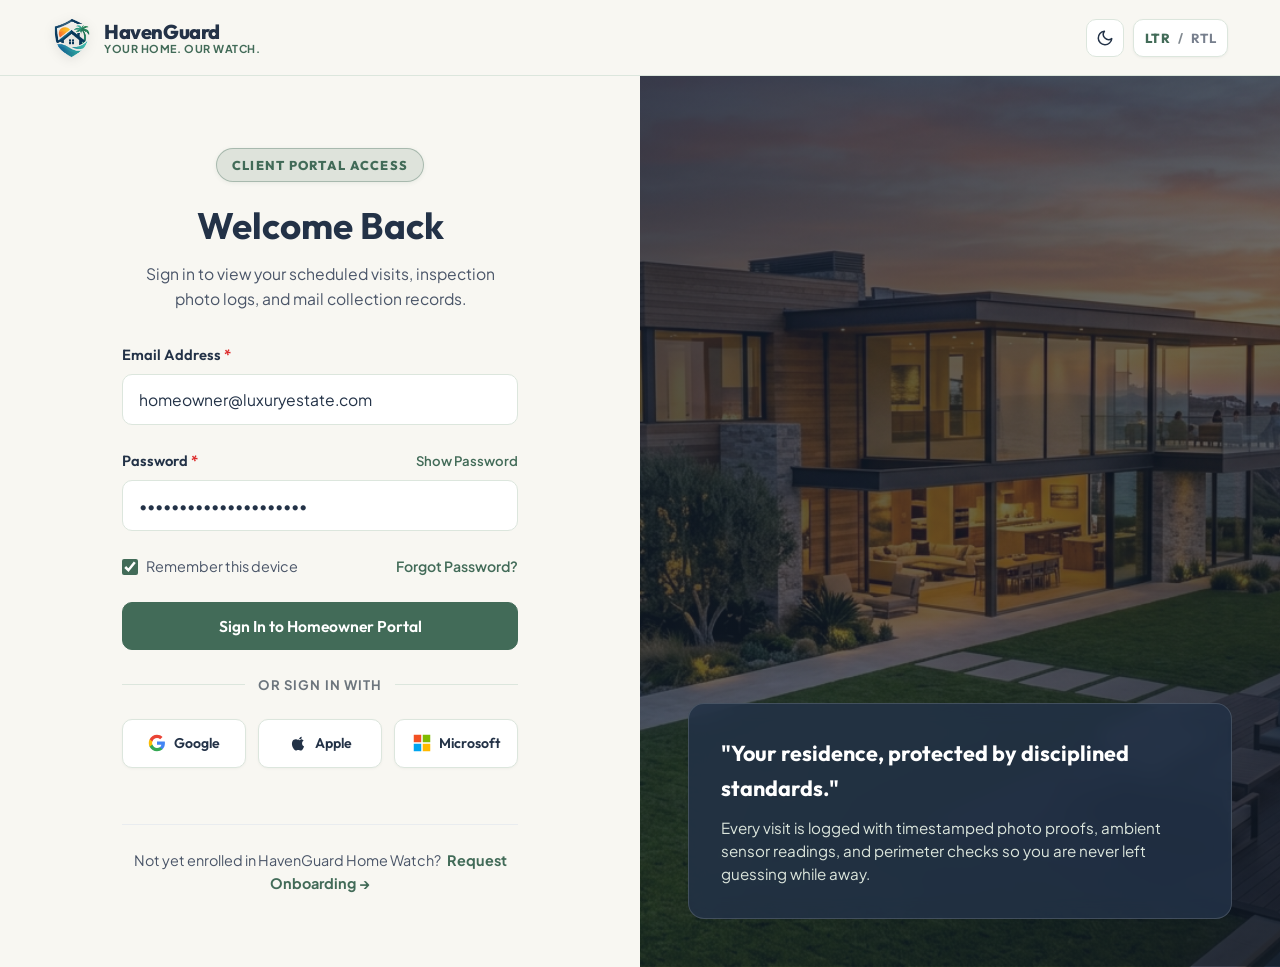
<file: login.html>
<!DOCTYPE html>
<html lang="en" dir="ltr" data-theme="light">
<head>
  <meta charset="UTF-8">
  <meta name="viewport" content="width=device-width, initial-scale=1.0">
  <title>Homeowner Login | HavenGuard Client Portal</title>
  <meta name="description" content="Secure homeowner login to manage property check visits, view photo-documented inspection reports, and track mail collection.">
    <link rel="icon" type="image/png" href="assets/images/favicon.png">
  <link rel="stylesheet" href="assets/css/style.css">
  <script>
    (function() {
      const t = localStorage.getItem('homewatch_theme') || 'light';
      const d = localStorage.getItem('homewatch_dir') || 'ltr';
      document.documentElement.setAttribute('data-theme', t);
      document.documentElement.setAttribute('dir', d);
      document.documentElement.lang = d === 'rtl' ? 'ar' : 'en';
    })();
  </script>
</head>
<body style="min-height: 100vh; display: flex; flex-direction: column;">

  <!-- Page Preloader -->
  <div id="page-preloader" class="page-preloader" aria-hidden="true">
    <div class="preloader-content">
      <div class="preloader-shield-wrap">
        <img src="assets/images/havenguard-shield-icon.png" alt="HavenGuard" class="preloader-shield" width="68" height="68">
        <div class="preloader-pulse-ring"></div>
      </div>
      <div class="preloader-brand">
        <span class="preloader-title">HavenGuard</span>
        <span class="preloader-tagline">Your Home. Our Watch.</span>
      </div>
      <div class="preloader-progress-track">
        <div class="preloader-progress-bar"></div>
      </div>
    </div>
  </div>


  <!-- Compact Top Bar -->
  <header class="site-header">
    <div class="container navbar">
            <!-- Logo -->
      <a href="index.html" class="nav-brand" id="brand-logo" aria-label="HavenGuard - Your Home. Our Watch.">
        <img src="assets/images/havenguard-shield-icon.png" alt="HavenGuard Shield Logo" class="brand-logo-shield" width="38" height="38">
        <div class="brand-title-group">
          <span class="brand-name">HavenGuard</span>
          <span class="brand-tagline">Your Home. Our Watch.</span>
        </div>
      </a>

      <div class="nav-actions">
        <!-- Theme Toggle -->
        <button class="control-btn js-theme-toggle" id="theme-toggle-btn" aria-label="Switch to dark mode" title="Switch to dark mode">
          <svg class="theme-icon theme-icon-moon" width="18" height="18" viewBox="0 0 24 24" fill="none" stroke="currentColor" stroke-width="2" stroke-linecap="round" stroke-linejoin="round" aria-hidden="true">
            <path d="M21 12.79A9 9 0 1 1 11.21 3 7 7 0 0 0 21 12.79z"></path>
          </svg>
        </button>

        <!-- RTL / LTR Toggle -->
        <button class="control-btn dir-toggle-btn js-rtl-toggle" id="rtl-toggle-btn" aria-label="Switch text direction to RTL" title="Current: LTR (Click to switch to RTL)">
          <span class="dir-opt dir-opt-ltr active">LTR</span>
          <span class="dir-opt-sep">/</span>
          <span class="dir-opt dir-opt-rtl">RTL</span>
        </button>
      </div>
    </div>
  </header>

  <!-- Split Login Layout -->
  <main class="login-split-page" id="main-content" style="flex-grow: 1;">
    <!-- Form Side -->
    <div class="login-form-side">
      <div style="margin-block-end: 2rem; text-align: center; display: flex; flex-direction: column; align-items: center;">
        <span class="eyebrow">Client Portal Access</span>
        <h1 style="font-size: clamp(1.8rem, 3vw, 2.3rem); margin-block-start: 0.5rem; margin-block-end: 0.75rem;">Welcome Back</h1>
        <p style="color: var(--text-secondary); font-size: 0.98rem; max-width: 440px; margin-inline: auto;">
          Sign in to view your scheduled visits, inspection photo logs, and mail collection records.
        </p>
      </div>

      <!-- Form Error Feedback -->
      <div id="login-alert" class="form-feedback-alert" role="alert"></div>

      <form id="login-form" novalidate>
        <!-- Email -->
        <div class="form-group">
          <label for="login-email" class="form-label">Email Address <span class="required">*</span></label>
          <input type="email" id="login-email" class="form-control" placeholder="client@luxuryhome.com" value="homeowner@luxuryestate.com" required>
          <div class="invalid-feedback">Please enter a valid email address.</div>
        </div>

        <!-- Password with Show/Hide toggle -->
        <div class="form-group">
          <div style="display: flex; justify-content: space-between; align-items: center;">
            <label for="login-password" class="form-label">Password <span class="required">*</span></label>
            <button type="button" id="toggle-password-btn" style="font-size: 0.82rem; color: var(--color-forest); font-weight: 600; padding: 0;">
              Show Password
            </button>
          </div>
          <input type="password" id="login-password" class="form-control" value="SecureClientPass2026!" required>
          <div class="invalid-feedback">Please enter your password (at least 6 characters).</div>
        </div>

        <!-- Remember Me & Forgot Password -->
        <div style="display: flex; justify-content: space-between; align-items: center; margin-block-end: 1.5rem; font-size: 0.9rem;">
          <label style="display: inline-flex; align-items: center; gap: 0.5rem; cursor: pointer; color: var(--text-secondary);">
            <input type="checkbox" id="remember-me" checked style="accent-color: var(--color-forest); width: 16px; height: 16px;">
            <span>Remember this device</span>
          </label>
          <button type="button" id="forgot-password-link" style="color: var(--color-forest); font-weight: 600; font-size: 0.88rem;">
            Forgot Password?
          </button>
        </div>

        <!-- Submit Button -->
        <button type="submit" class="btn btn-primary btn-block" style="padding-block: 0.85rem;" id="login-submit-btn">
          Sign In to Homeowner Portal
        </button>

        <!-- Social / Alternative Sign-In Options -->
        <div class="auth-divider">
          <span>or sign in with</span>
        </div>

        <div class="social-auth-grid">
          <button type="button" class="btn-social-auth" id="btn-login-google" title="Sign in with Google">
            <svg width="18" height="18" viewBox="0 0 24 24" aria-hidden="true">
              <path fill="#4285F4" d="M22.56 12.25c0-.78-.07-1.53-.2-2.25H12v4.26h5.92c-.26 1.37-1.04 2.53-2.21 3.31v2.77h3.57c2.08-1.92 3.28-4.74 3.28-8.09z"/>
              <path fill="#34A853" d="M12 23c2.97 0 5.46-.98 7.28-2.66l-3.57-2.77c-.98.66-2.23 1.06-3.71 1.06-2.86 0-5.29-1.93-6.16-4.53H2.18v2.84C3.99 20.53 7.7 23 12 23z"/>
              <path fill="#FBBC05" d="M5.84 14.09c-.22-.66-.35-1.36-.35-2.09s.13-1.43.35-2.09V7.06H2.18C1.43 8.55 1 10.22 1 12s.43 3.45 1.18 4.94l2.85-2.22.81-.63z"/>
              <path fill="#EA4335" d="M12 5.38c1.62 0 3.06.56 4.21 1.64l3.15-3.15C17.45 2.09 14.97 1 12 1 7.7 1 3.99 3.47 2.18 7.06l3.66 2.84c.87-2.6 3.3-4.52 6.16-4.52z"/>
            </svg>
            <span>Google</span>
          </button>
          <button type="button" class="btn-social-auth" id="btn-login-apple" title="Sign in with Apple">
            <svg width="18" height="18" viewBox="0 0 24 24" fill="currentColor" aria-hidden="true">
              <path d="M18.71 19.5c-.83 1.24-1.71 2.45-3.05 2.47-1.34.03-1.77-.79-3.29-.79-1.53 0-2 .77-3.27.82-1.31.05-2.3-1.32-3.14-2.53C4.25 17 2.94 12.45 4.7 9.39c.87-1.52 2.43-2.48 4.12-2.51 1.28-.02 2.5.87 3.29.87.78 0 2.26-1.07 3.81-.91.65.03 2.47.26 3.64 1.98-.09.06-2.17 1.28-2.15 3.81.03 3.02 2.65 4.03 2.68 4.04-.03.07-.42 1.44-1.38 2.83M15.97 6.84c.67-.82 1.12-1.95 1-3.08-.96.04-2.17.65-2.85 1.46-.6.69-1.12 1.83-1 2.94 1.08.08 2.19-.53 2.85-1.32z"/>
            </svg>
            <span>Apple</span>
          </button>
          <button type="button" class="btn-social-auth" id="btn-login-microsoft" title="Sign in with Microsoft">
            <svg width="18" height="18" viewBox="0 0 24 24" aria-hidden="true">
              <path fill="#F25022" d="M1 1h10v10H1z"/>
              <path fill="#7FBA00" d="M13 1h10v10H13z"/>
              <path fill="#00A4EF" d="M1 13h10v10H1z"/>
              <path fill="#FFB900" d="M13 13h10v10H13z"/>
            </svg>
            <span>Microsoft</span>
          </button>
        </div>
      </form>

      <div style="margin-block-start: 2rem; padding-block-start: 1.5rem; border-block-start: 1px solid var(--border-light); text-align: center; font-size: 0.9rem; color: var(--text-secondary);">
        Not yet enrolled in HavenGuard Home Watch?
        <a href="contact.html" style="font-weight: 700; color: var(--color-forest); margin-inline-start: 0.25rem;">Request Onboarding →</a>
      </div>
    </div>

    <!-- Image Side (Hidden on Mobile) -->
    <div class="login-image-side" aria-hidden="true">
      <div class="login-quote">
        <div style="font-family: var(--font-heading); font-size: 1.35rem; font-weight: 700; margin-block-end: 0.75rem;">
          "Your residence, protected by disciplined standards."
        </div>
        <p style="color: var(--color-sage); font-size: 0.95rem; line-height: 1.5;">
          Every visit is logged with timestamped photo proofs, ambient sensor readings, and perimeter checks so you are never left guessing while away.
        </p>
      </div>
    </div>
  </main>

  <!-- Forgot Password Recovery Modal -->
  <div id="forgot-modal" class="modal-overlay" role="dialog" aria-modal="true" aria-labelledby="forgot-modal-title">
    <div class="modal-box" style="max-width: 480px; padding: 2rem;">
      <button type="button" class="modal-close-btn" id="forgot-modal-close" aria-label="Close dialog">✕</button>
      <h3 id="forgot-modal-title" style="margin-block-end: 0.75rem;">Password Recovery Notice</h3>
      <p style="color: var(--text-secondary); font-size: 0.92rem; line-height: 1.5; margin-block-end: 1.5rem;">
        For security, HavenGuard accounts are bound to verified homeowner contact credentials. If you have forgotten your password, enter your registered email address below and our dispatch coordinator will issue a one-time passkey.
      </p>
      <div class="form-group">
        <label for="recovery-email" class="form-label">Registered Homeowner Email</label>
        <input type="email" id="recovery-email" class="form-control" placeholder="client@luxuryhome.com" value="homeowner@luxuryestate.com">
      </div>
      <button type="button" class="btn btn-primary btn-block" id="send-recovery-btn">
        Send Secure Recovery Link
      </button>
      <div id="recovery-msg" style="display: none; margin-top: 1rem; font-size: 0.85rem; color: var(--color-success); font-weight: 600;">
        ✓ Recovery link generated in demo mode. Check your inbox or use "Instant Demo Login".
      </div>
    </div>
  </div>

  <script>
    // Login form validation & show/hide password logic
    document.addEventListener('DOMContentLoaded', function() {
      const form = document.getElementById('login-form');
      const emailInput = document.getElementById('login-email');
      const passInput = document.getElementById('login-password');
      const toggleBtn = document.getElementById('toggle-password-btn');
      const alertBox = document.getElementById('login-alert');

      // Password Toggle
      toggleBtn.addEventListener('click', function() {
        if (passInput.type === 'password') {
          passInput.type = 'text';
          toggleBtn.textContent = 'Hide Password';
        } else {
          passInput.type = 'password';
          toggleBtn.textContent = 'Show Password';
        }
      });

      // Submit
      form.addEventListener('submit', function(e) {
        e.preventDefault();
        let valid = true;

        if (!emailInput.value.trim() || !emailInput.value.includes('@')) {
          emailInput.classList.add('is-invalid');
          valid = false;
        } else {
          emailInput.classList.remove('is-invalid');
        }

        if (!passInput.value || passInput.value.length < 6) {
          passInput.classList.add('is-invalid');
          valid = false;
        } else {
          passInput.classList.remove('is-invalid');
        }

        if (!valid) {
          alertBox.className = 'form-feedback-alert alert-danger show';
          alertBox.textContent = 'Please enter valid credentials to access your dashboard.';
          return;
        }

        // Redirect to dashboard
        alertBox.className = 'form-feedback-alert alert-success show';
        alertBox.textContent = 'Credentials accepted! Entering HavenGuard Portal...';
        setTimeout(() => {
          window.location.href = 'dashboard.html';
        }, 600);
      });

      // Social / SSO Login options
      ['btn-login-google', 'btn-login-apple', 'btn-login-microsoft'].forEach(id => {
        const btn = document.getElementById(id);
        if (btn) {
          btn.addEventListener('click', () => {
            const provider = id.replace('btn-login-', '');
            const providerName = provider.charAt(0).toUpperCase() + provider.slice(1);
            alertBox.className = 'form-feedback-alert alert-success show';
            alertBox.textContent = `Authenticating via ${providerName} SSO... Entering HavenGuard Portal.`;
            setTimeout(() => {
              window.location.href = 'dashboard.html';
            }, 600);
          });
        }
      });

      // Forgot Password Modal
      const forgotLink = document.getElementById('forgot-password-link');
      const forgotModal = document.getElementById('forgot-modal');
      const forgotClose = document.getElementById('forgot-modal-close');
      const recoveryBtn = document.getElementById('send-recovery-btn');
      const recoveryMsg = document.getElementById('recovery-msg');

      forgotLink.addEventListener('click', () => {
        forgotModal.classList.add('open');
      });
      forgotClose.addEventListener('click', () => {
        forgotModal.classList.remove('open');
      });
      forgotModal.addEventListener('click', (e) => {
        if (e.target === forgotModal) forgotModal.classList.remove('open');
      });
      recoveryBtn.addEventListener('click', () => {
        recoveryMsg.style.display = 'block';
        setTimeout(() => {
          forgotModal.classList.remove('open');
          recoveryMsg.style.display = 'none';
        }, 2500);
      });
    });
  </script>

  <!-- Back to Top Button -->
  <button type="button" class="back-to-top js-back-to-top" id="back-to-top-btn" aria-label="Back to top" title="Back to top">
    <svg width="20" height="20" viewBox="0 0 24 24" fill="none" stroke="currentColor" stroke-width="2.5" stroke-linecap="round" stroke-linejoin="round" aria-hidden="true">
      <polyline points="18 15 12 9 6 15"></polyline>
    </svg>
  </button>

  <script src="assets/js/main.js"></script>
</body>
</html>
</file>
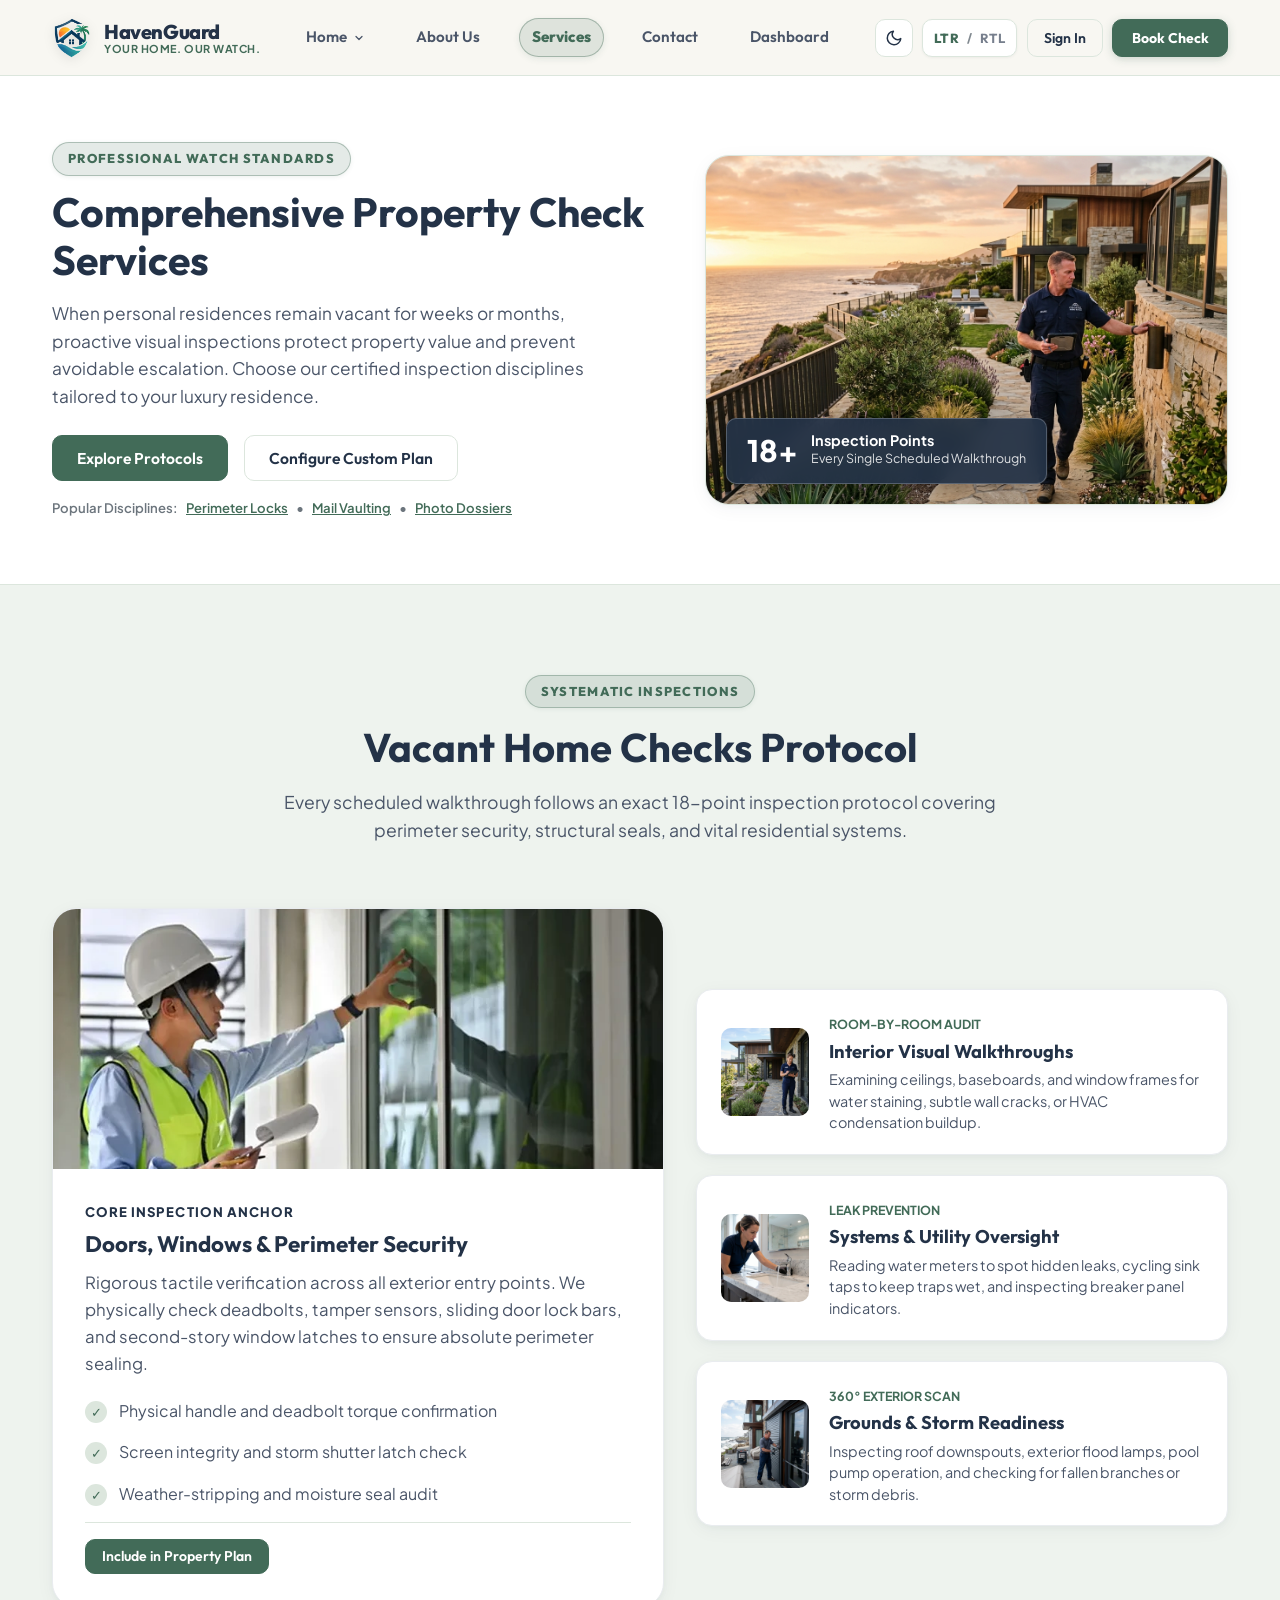
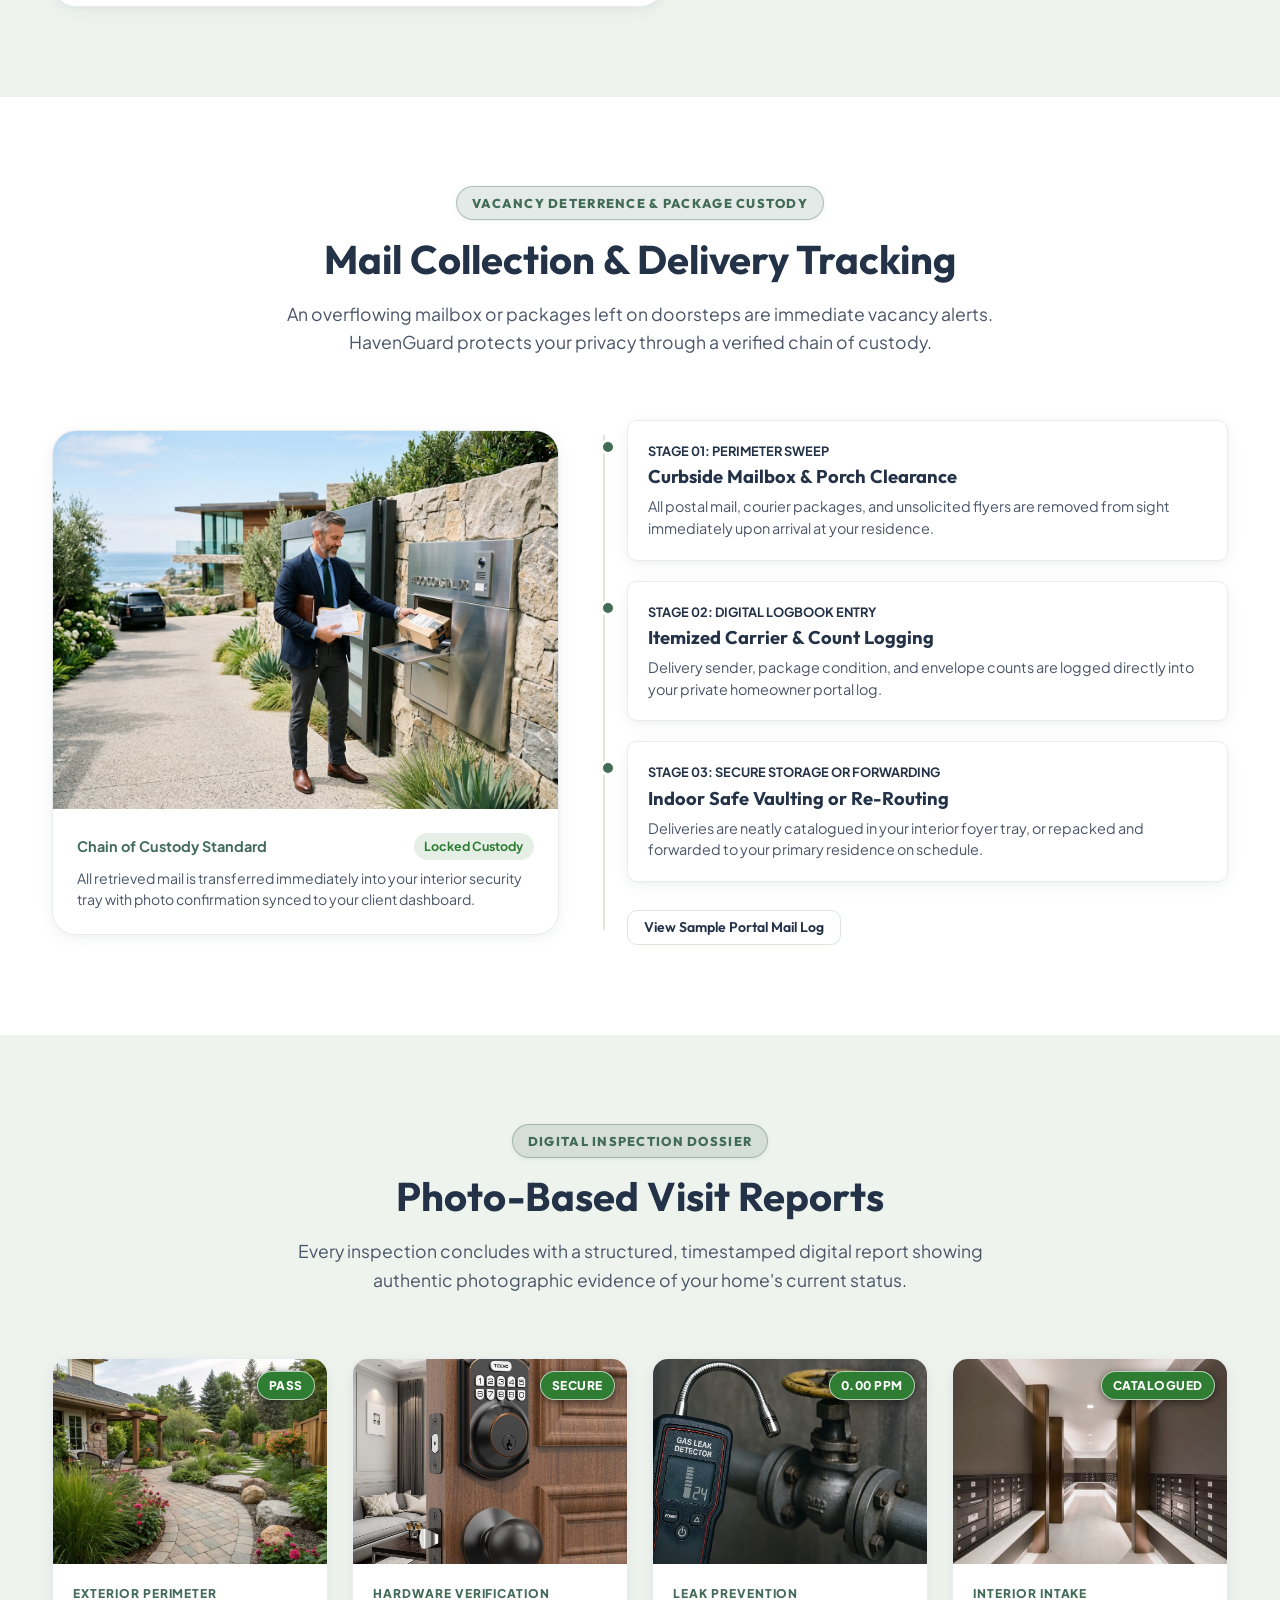
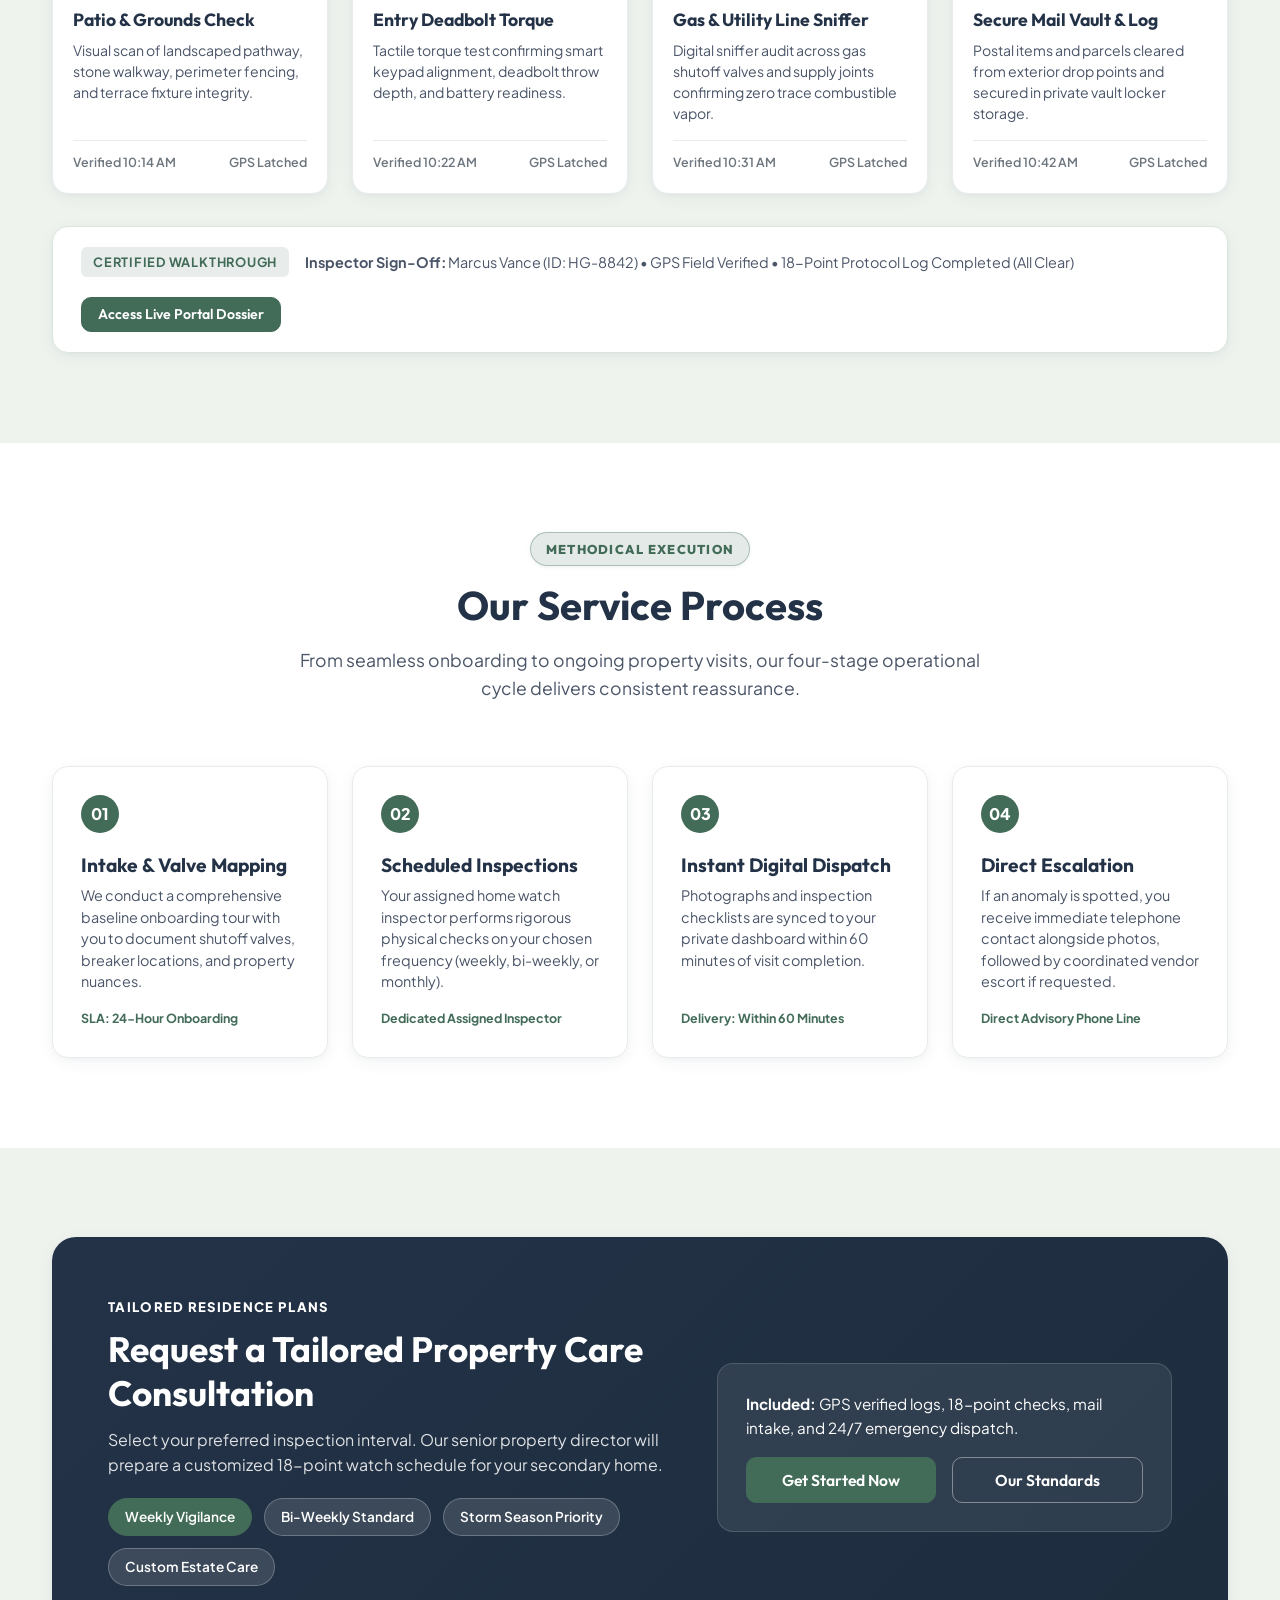
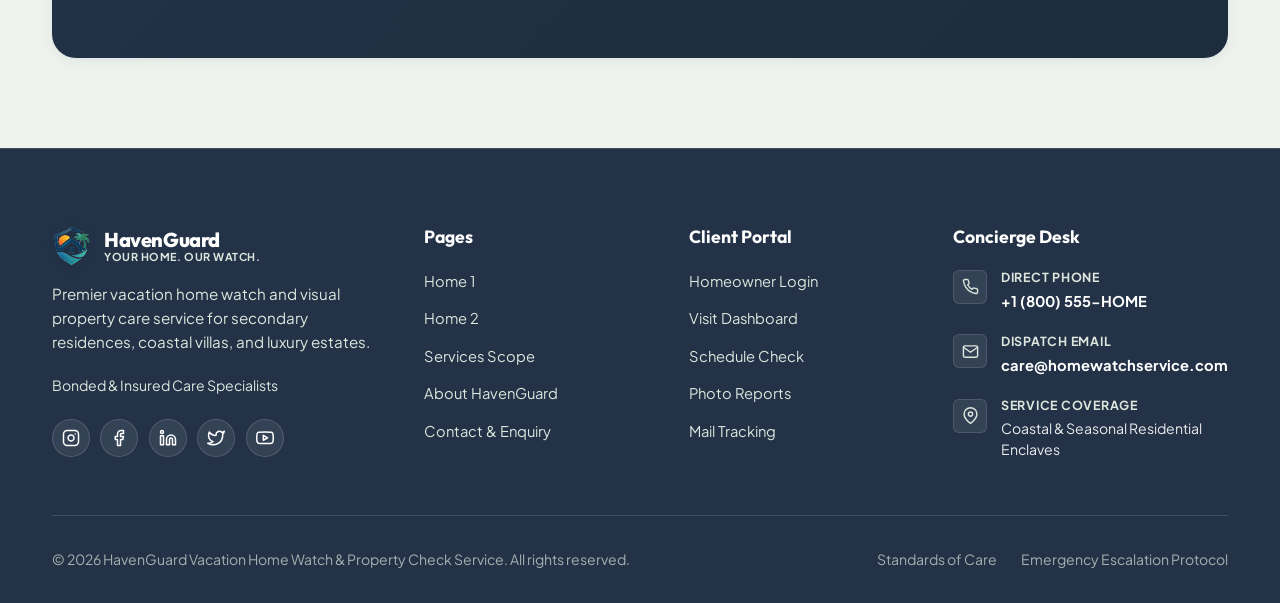
<file: services.html>
<!DOCTYPE html>
<html lang="en" dir="ltr" data-theme="light">
<head>
  <meta charset="UTF-8">
  <meta name="viewport" content="width=device-width, initial-scale=1.0">
  <title>Our Property Check Services | HavenGuard Home Watch</title>
  <meta name="description" content="Detailed overview of our vacant home checks, visual property inspections, mail collection tracking, and photo-documented visit reports.">
    <link rel="icon" type="image/png" href="assets/images/favicon.png">
  <link rel="stylesheet" href="assets/css/style.css">
  <script>
    (function() {
      const t = localStorage.getItem('homewatch_theme') || 'light';
      const d = localStorage.getItem('homewatch_dir') || 'ltr';
      document.documentElement.setAttribute('data-theme', t);
      document.documentElement.setAttribute('dir', d);
      document.documentElement.lang = d === 'rtl' ? 'ar' : 'en';
    })();
  </script>
</head>
<body>

  <!-- Page Preloader -->
  <div id="page-preloader" class="page-preloader" aria-hidden="true">
    <div class="preloader-content">
      <div class="preloader-shield-wrap">
        <img src="assets/images/havenguard-shield-icon.png" alt="HavenGuard" class="preloader-shield" width="68" height="68">
        <div class="preloader-pulse-ring"></div>
      </div>
      <div class="preloader-brand">
        <span class="preloader-title">HavenGuard</span>
        <span class="preloader-tagline">Your Home. Our Watch.</span>
      </div>
      <div class="preloader-progress-track">
        <div class="preloader-progress-bar"></div>
      </div>
    </div>
  </div>


  <!-- Navigation Header -->
  <header class="site-header">
    <div class="container navbar">
            <!-- Logo -->
      <a href="index.html" class="nav-brand" id="brand-logo" aria-label="HavenGuard - Your Home. Our Watch.">
        <img src="assets/images/havenguard-shield-icon.png" alt="HavenGuard Shield Logo" class="brand-logo-shield" width="38" height="38">
        <div class="brand-title-group">
          <span class="brand-name">HavenGuard</span>
          <span class="brand-tagline">Your Home. Our Watch.</span>
        </div>
      </a>

      <!-- Desktop Menu Links -->
      <nav class="nav-navigation" aria-label="Main Navigation">
        <ul class="nav-menu">
          <li class="nav-item">
            <button type="button" class="nav-link dropdown-trigger" aria-expanded="false" id="home-dropdown-btn">
              <span>Home</span>
              <svg class="dropdown-arrow" width="12" height="12" viewBox="0 0 24 24" fill="none" stroke="currentColor" stroke-width="2.5" stroke-linecap="round" stroke-linejoin="round" aria-hidden="true"><polyline points="6 9 12 15 18 9"></polyline></svg>
            </button>
            <ul class="dropdown-menu" aria-label="Home Variations">
              <li><a href="index.html" class="dropdown-item">Home 1</a></li>
              <li><a href="home-2.html" class="dropdown-item">Home 2</a></li>
            </ul>
          </li>
          <li class="nav-item"><a href="about.html" class="nav-link">About Us</a></li>
          <li class="nav-item"><a href="services.html" class="nav-link active">Services</a></li>
          <li class="nav-item"><a href="contact.html" class="nav-link">Contact</a></li>
          <li class="nav-item"><a href="dashboard.html" class="nav-link">Dashboard</a></li>
        </ul>
      </nav>

      <!-- Action Controls -->
      <div class="nav-actions">
        <!-- Theme Toggle -->
        <button class="control-btn js-theme-toggle" id="theme-toggle-btn" aria-label="Switch to dark mode" title="Switch to dark mode">
          <svg class="theme-icon theme-icon-moon" width="18" height="18" viewBox="0 0 24 24" fill="none" stroke="currentColor" stroke-width="2" stroke-linecap="round" stroke-linejoin="round" aria-hidden="true">
            <path d="M21 12.79A9 9 0 1 1 11.21 3 7 7 0 0 0 21 12.79z"></path>
          </svg>
        </button>

        <!-- RTL / LTR Toggle -->
        <button class="control-btn dir-toggle-btn js-rtl-toggle" id="rtl-toggle-btn" aria-label="Switch text direction to RTL" title="Current: LTR (Click to switch to RTL)">
          <span class="dir-opt dir-opt-ltr active">LTR</span>
          <span class="dir-opt-sep">/</span>
          <span class="dir-opt dir-opt-rtl">RTL</span>
        </button>

        <!-- Simple Words Sign In Button -->
        <a href="login.html" class="btn btn-secondary btn-sm nav-login-btn" id="nav-login-btn">
          Sign In
        </a>

        <!-- Theme Matching CTA Button -->
        <a href="contact.html" class="btn btn-primary btn-sm nav-cta-btn" id="nav-cta-btn">
          Book Check
        </a>

        <!-- Mobile Hamburger Button -->
        <button class="hamburger-btn js-hamburger-btn" id="mobile-menu-btn" aria-label="Open mobile navigation menu" aria-expanded="false">
          <svg width="20" height="20" viewBox="0 0 24 24" fill="none" stroke="currentColor" stroke-width="2.2" stroke-linecap="round" stroke-linejoin="round" aria-hidden="true">
            <line x1="3" y1="12" x2="21" y2="12"></line>
            <line x1="3" y1="6" x2="21" y2="6"></line>
            <line x1="3" y1="18" x2="21" y2="18"></line>
          </svg>
        </button>
      </div>
    </div>
  </header>

  <!-- Mobile Drawer & Backdrop -->
  <div class="mobile-nav-backdrop js-mobile-backdrop"></div>
  <aside class="mobile-nav-drawer js-mobile-drawer" id="mobile-nav-drawer" aria-label="Mobile Navigation">
    <div class="mobile-nav-header">
      <a href="index.html" class="nav-brand" aria-label="HavenGuard Home">
        <img src="assets/images/havenguard-shield-icon.png" alt="HavenGuard Shield Logo" class="brand-logo-shield" width="34" height="34">
        <div class="brand-title-group">
          <span class="brand-name">HavenGuard</span>
          <span class="brand-tagline">Your Home. Our Watch.</span>
        </div>
      </a>
      <button class="control-btn js-drawer-close" aria-label="Close navigation menu">
        <svg width="18" height="18" viewBox="0 0 24 24" fill="none" stroke="currentColor" stroke-width="2" stroke-linecap="round" stroke-linejoin="round" aria-hidden="true">
          <line x1="18" y1="6" x2="6" y2="18"></line>
          <line x1="6" y1="6" x2="18" y2="18"></line>
        </svg>
      </button>
    </div>
    <ul class="mobile-nav-menu">
      <li class="mobile-nav-item has-dropdown">
        <button type="button" class="mobile-nav-link mobile-dropdown-toggle" id="mobile-home-dropdown-toggle" aria-expanded="false">
          <span>Home Variations</span>
          <svg class="dropdown-arrow" width="12" height="12" viewBox="0 0 24 24" fill="none" stroke="currentColor" stroke-width="2.5" stroke-linecap="round" stroke-linejoin="round" aria-hidden="true"><polyline points="6 9 12 15 18 9"></polyline></svg>
        </button>
        <ul class="mobile-dropdown-list">
          <li><a href="index.html" class="mobile-sublink">Home 1</a></li>
          <li><a href="home-2.html" class="mobile-sublink">Home 2</a></li>
        </ul>
      </li>
      <li><a href="about.html" class="mobile-nav-link">About Us</a></li>
      <li><a href="services.html" class="mobile-nav-link active">Services</a></li>
      <li><a href="contact.html" class="mobile-nav-link">Contact</a></li>
      <li><a href="dashboard.html" class="mobile-nav-link mobile-nav-highlight">Portal Dashboard</a></li>
    </ul>
    <div class="mobile-nav-controls">
      <div class="mobile-controls-row">
        <button class="btn btn-secondary js-theme-toggle mobile-ctrl-btn" aria-label="Switch to dark mode">
          <span class="theme-icon-container">
            <svg class="theme-icon theme-icon-moon" width="18" height="18" viewBox="0 0 24 24" fill="none" stroke="currentColor" stroke-width="2" stroke-linecap="round" stroke-linejoin="round" aria-hidden="true">
              <path d="M21 12.79A9 9 0 1 1 11.21 3 7 7 0 0 0 21 12.79z"></path>
            </svg>
          </span>
          <span class="theme-label">Dark Mode</span>
        </button>
        <button class="btn btn-secondary js-rtl-toggle mobile-ctrl-btn dir-toggle-btn" aria-label="Switch text direction to RTL" title="Current: LTR (Click to switch to RTL)">
          <span class="dir-opt dir-opt-ltr active">LTR</span>
          <span class="dir-opt-sep">/</span>
          <span class="dir-opt dir-opt-rtl">RTL</span>
        </button>
      </div>
      <div style="display: flex; flex-direction: column; gap: 0.5rem;">
        <a href="login.html" class="btn btn-secondary btn-block">Sign In</a>
        <a href="contact.html" class="btn btn-primary btn-block">Book Check</a>
      </div>
    </div>
  </aside>

  <!-- =========================================================================
       MAIN CONTENT: EXACTLY 6 MAJOR SECTIONS
       ========================================================================= -->
  <main id="main-content">

    <!-- SECTION 1: Page Introduction (Standardized Subpage Hero Layout) -->
    <section class="section subpage-hero-section" id="services-intro">
      <div class="container">
        <div class="subpage-hero-grid">
          <!-- Left Column: Copy & Core Disciplines -->
          <div class="subpage-hero-copy">
            <span class="eyebrow">Professional Watch Standards</span>
            <h1>Comprehensive Property Check Services</h1>
            <p>
              When personal residences remain vacant for weeks or months, proactive visual inspections protect property value and prevent avoidable escalation. Choose our certified inspection disciplines tailored to your luxury residence.
            </p>
            <div class="btn-group" style="margin-block-end: 1rem;">
              <a href="#vacant-checks" class="btn btn-primary">Explore Protocols</a>
              <a href="contact.html" class="btn btn-secondary">Configure Custom Plan</a>
            </div>
            <!-- Quick Anchor Navigation Tags -->
            <div style="display: flex; flex-wrap: wrap; gap: 0.5rem; font-size: 0.82rem; color: var(--text-muted); font-weight: 600;">
              <span>Popular Disciplines:</span>
              <a href="#vacant-checks" style="color: var(--color-forest); text-decoration: underline;">Perimeter Locks</a> &bull;
              <a href="#mail-collection" style="color: var(--color-forest); text-decoration: underline;">Mail Vaulting</a> &bull;
              <a href="#photo-reports" style="color: var(--color-forest); text-decoration: underline;">Photo Dossiers</a>
            </div>
          </div>

          <!-- Right Column: Standardized Visual Frame with Floating Stat -->
          <div class="subpage-hero-visual">
            <img src="assets/images/perimeter-check.jpg" alt="Certified property watch specialist conducting comprehensive grounds inspection" loading="eager">
            <div class="subpage-hero-stat-badge">
              <div style="font-size: 1.85rem; font-weight: 800; color: var(--color-gold); line-height: 1;">18+</div>
              <div>
                <div style="font-weight: 700; font-size: 0.9rem; line-height: 1.2;">Inspection Points</div>
                <div style="font-size: 0.78rem; opacity: 0.85;">Every Single Scheduled Walkthrough</div>
              </div>
            </div>
          </div>
        </div>
      </div>
    </section>

    <!-- SECTION 2: Vacant Home Checks (Dual Showcase: Featured Master Panel + Stacked Disciplines) -->
    <section class="section section-muted" id="vacant-checks">
      <div class="container">
        <div class="section-header">
          <span class="eyebrow">Systematic Inspections</span>
          <h2 class="section-title">Vacant Home Checks Protocol</h2>
          <p class="section-subtitle">
            Every scheduled walkthrough follows an exact 18-point inspection protocol covering perimeter security, structural seals, and vital residential systems.
          </p>
        </div>

        <div class="protocol-dual-showcase">
          <!-- Featured Panel: Exterior Perimeter Security -->
          <article class="protocol-featured-panel">
            <img src="assets/images/service-doors-inspect.png" alt="Inspector performing door and window perimeter check" class="panel-img" loading="lazy">
            <div class="panel-body">
              <div style="font-size: 0.82rem; font-weight: 800; color: var(--color-gold); text-transform: uppercase; letter-spacing: 0.08em; margin-block-end: 0.5rem;">Core Inspection Anchor</div>
              <h3 style="font-size: 1.4rem; margin-block-end: 0.75rem;">Doors, Windows &amp; Perimeter Security</h3>
              <p style="color: var(--text-secondary); line-height: 1.6; margin-block-end: 1.25rem;">
                Rigorous tactile verification across all exterior entry points. We physically check deadbolts, tamper sensors, sliding door lock bars, and second-story window latches to ensure absolute perimeter sealing.
              </p>
              <ul class="feature-checklist" style="margin-block: 0; padding-block-end: 1rem;">
                <li class="feature-check-item">
                  <span class="check-icon">✓</span>
                  <span>Physical handle and deadbolt torque confirmation</span>
                </li>
                <li class="feature-check-item">
                  <span class="check-icon">✓</span>
                  <span>Screen integrity and storm shutter latch check</span>
                </li>
                <li class="feature-check-item">
                  <span class="check-icon">✓</span>
                  <span>Weather-stripping and moisture seal audit</span>
                </li>
              </ul>
              <div style="margin-block-start: auto; padding-block-start: 1rem; border-block-start: 1px solid var(--border-subtle);">
                <a href="contact.html" class="btn btn-primary btn-sm">Include in Property Plan</a>
              </div>
            </div>
          </article>

          <!-- Stacked Disciplines Column -->
          <div class="protocol-stacked-list">
            <!-- Stack Item 1: Interior Visual Walkthrough -->
            <article class="protocol-stacked-item">
              <img src="assets/images/service-inspection.jpg" alt="Visual room-by-room inspection" class="protocol-thumb" loading="lazy">
              <div>
                <span style="font-size: 0.78rem; font-weight: 700; color: var(--color-forest); text-transform: uppercase;">Room-by-Room Audit</span>
                <h3 style="font-size: 1.15rem; margin-block: 0.25rem 0.4rem;">Interior Visual Walkthroughs</h3>
                <p style="font-size: 0.9rem; color: var(--text-secondary); line-height: 1.5; margin-block-end: 0;">
                  Examining ceilings, baseboards, and window frames for water staining, subtle wall cracks, or HVAC condensation buildup.
                </p>
              </div>
            </article>

            <!-- Stack Item 2: Systems & Utility Oversight -->
            <article class="protocol-stacked-item">
              <img src="assets/images/plumbing-system.jpg" alt="Plumbing and utility checks" class="protocol-thumb" loading="lazy">
              <div>
                <span style="font-size: 0.78rem; font-weight: 700; color: var(--color-forest); text-transform: uppercase;">Leak Prevention</span>
                <h3 style="font-size: 1.15rem; margin-block: 0.25rem 0.4rem;">Systems &amp; Utility Oversight</h3>
                <p style="font-size: 0.9rem; color: var(--text-secondary); line-height: 1.5; margin-block-end: 0;">
                  Reading water meters to spot hidden leaks, cycling sink taps to keep traps wet, and inspecting breaker panel indicators.
                </p>
              </div>
            </article>

            <!-- Stack Item 3: Grounds & Weather Readiness -->
            <article class="protocol-stacked-item">
              <img src="assets/images/storm-prep.jpg" alt="Perimeter grounds and storm readiness preparation" class="protocol-thumb" loading="lazy">
              <div>
                <span style="font-size: 0.78rem; font-weight: 700; color: var(--color-forest); text-transform: uppercase;">360° Exterior Scan</span>
                <h3 style="font-size: 1.15rem; margin-block: 0.25rem 0.4rem;">Grounds &amp; Storm Readiness</h3>
                <p style="font-size: 0.9rem; color: var(--text-secondary); line-height: 1.5; margin-block-end: 0;">
                  Inspecting roof downspouts, exterior flood lamps, pool pump operation, and checking for fallen branches or storm debris.
                </p>
              </div>
            </article>
          </div>
        </div>
      </div>
    </section>

    <!-- SECTION 3: Mail Collection (Custody Workflow Layout) -->
    <section class="section section-surface" id="mail-collection">
      <div class="container">
        <div class="section-header">
          <span class="eyebrow">Vacancy Deterrence &amp; Package Custody</span>
          <h2 class="section-title">Mail Collection &amp; Delivery Tracking</h2>
          <p class="section-subtitle">
            An overflowing mailbox or packages left on doorsteps are immediate vacancy alerts. HavenGuard protects your privacy through a verified chain of custody.
          </p>
        </div>

        <div class="custody-workflow-grid">
          <!-- Visual Package Intake Card -->
          <div class="custody-visual-card">
            <img src="assets/images/mail-collection.jpg" alt="Mail collection tracking and package care" style="width: 100%; aspect-ratio: 4/3; object-fit: cover; display: block;" loading="lazy">
            <div style="padding: 1.5rem; background-color: var(--card-bg);">
              <div style="display: flex; align-items: center; justify-content: space-between; margin-block-end: 0.5rem;">
                <span style="font-weight: 700; color: var(--color-forest); font-size: 0.9rem;">Chain of Custody Standard</span>
                <span class="status-pill-pass">Locked Custody</span>
              </div>
              <p style="font-size: 0.88rem; color: var(--text-secondary); margin: 0; line-height: 1.5;">
                All retrieved mail is transferred immediately into your interior security tray with photo confirmation synced to your client dashboard.
              </p>
            </div>
          </div>

          <!-- Custody Stages Stepper -->
          <div class="custody-stages">
            <div class="custody-stage-node">
              <span class="custody-stage-dot"></span>
              <div style="font-size: 0.8rem; font-weight: 700; color: var(--color-gold); text-transform: uppercase;">Stage 01: Perimeter Sweep</div>
              <h3 style="font-size: 1.15rem; margin-block: 0.25rem 0.5rem;">Curbside Mailbox &amp; Porch Clearance</h3>
              <p style="font-size: 0.9rem; color: var(--text-secondary); line-height: 1.5; margin: 0;">
                All postal mail, courier packages, and unsolicited flyers are removed from sight immediately upon arrival at your residence.
              </p>
            </div>

            <div class="custody-stage-node">
              <span class="custody-stage-dot"></span>
              <div style="font-size: 0.8rem; font-weight: 700; color: var(--color-gold); text-transform: uppercase;">Stage 02: Digital Logbook Entry</div>
              <h3 style="font-size: 1.15rem; margin-block: 0.25rem 0.5rem;">Itemized Carrier &amp; Count Logging</h3>
              <p style="font-size: 0.9rem; color: var(--text-secondary); line-height: 1.5; margin: 0;">
                Delivery sender, package condition, and envelope counts are logged directly into your private homeowner portal log.
              </p>
            </div>

            <div class="custody-stage-node">
              <span class="custody-stage-dot"></span>
              <div style="font-size: 0.8rem; font-weight: 700; color: var(--color-gold); text-transform: uppercase;">Stage 03: Secure Storage or Forwarding</div>
              <h3 style="font-size: 1.15rem; margin-block: 0.25rem 0.5rem;">Indoor Safe Vaulting or Re-Routing</h3>
              <p style="font-size: 0.9rem; color: var(--text-secondary); line-height: 1.5; margin: 0;">
                Deliveries are neatly catalogued in your interior foyer tray, or repacked and forwarded to your primary residence on schedule.
              </p>
            </div>

            <div style="margin-block-start: 0.5rem;">
              <a href="dashboard.html" class="btn btn-secondary btn-sm">View Sample Portal Mail Log</a>
            </div>
          </div>
        </div>
      </div>
    </section>

    <!-- SECTION 4: Photo-Based Visit Reports (Interactive Logbook & Verification Matrix) -->
    <section class="section section-muted" id="photo-reports">
      <div class="container">
        <div class="section-header">
          <span class="eyebrow">Digital Inspection Dossier</span>
          <h2 class="section-title">Photo-Based Visit Reports</h2>
          <p class="section-subtitle">
            Every inspection concludes with a structured, timestamped digital report showing authentic photographic evidence of your home's current status.
          </p>
        </div>

        <!-- 4 Horizontal Inspection Evidence Cards -->
        <div class="photo-reports-horizontal-grid">
          <!-- Card 1: Patio & Grounds (User Attached Image 2) -->
          <article class="photo-report-card">
            <div class="photo-report-media">
              <img src="assets/images/services-report-patio.jpg" alt="Landscaped grounds and perimeter walkway inspection" loading="lazy">
              <span class="status-pill-pass">PASS</span>
            </div>
            <div class="photo-report-body">
              <span class="photo-report-tag">Exterior Perimeter</span>
              <h3 class="photo-report-title">Patio &amp; Grounds Check</h3>
              <p class="photo-report-desc">
                Visual scan of landscaped pathway, stone walkway, perimeter fencing, and terrace fixture integrity.
              </p>
              <div class="photo-report-telemetry">
                <span>Verified 10:14 AM</span>
                <span>GPS Latched</span>
              </div>
            </div>
          </article>

          <!-- Card 2: Entry Deadbolt Integrity (User Attached Image 3) -->
          <article class="photo-report-card">
            <div class="photo-report-media">
              <img src="assets/images/services-report-lock.jpg" alt="Digital keypad deadbolt hardware inspection" loading="lazy">
              <span class="status-pill-pass">SECURE</span>
            </div>
            <div class="photo-report-body">
              <span class="photo-report-tag">Hardware Verification</span>
              <h3 class="photo-report-title">Entry Deadbolt Torque</h3>
              <p class="photo-report-desc">
                Tactile torque test confirming smart keypad alignment, deadbolt throw depth, and battery readiness.
              </p>
              <div class="photo-report-telemetry">
                <span>Verified 10:22 AM</span>
                <span>GPS Latched</span>
              </div>
            </div>
          </article>

          <!-- Card 3: Gas & Utility Line Detector (User Attached Image 4) -->
          <article class="photo-report-card">
            <div class="photo-report-media">
              <img src="assets/images/services-report-detector.png" alt="Digital gas leak detector at supply pipe valve" loading="lazy">
              <span class="status-pill-pass">0.00 PPM</span>
            </div>
            <div class="photo-report-body">
              <span class="photo-report-tag">Leak Prevention</span>
              <h3 class="photo-report-title">Gas &amp; Utility Line Sniffer</h3>
              <p class="photo-report-desc">
                Digital sniffer audit across gas shutoff valves and supply joints confirming zero trace combustible vapor.
              </p>
              <div class="photo-report-telemetry">
                <span>Verified 10:31 AM</span>
                <span>GPS Latched</span>
              </div>
            </div>
          </article>

          <!-- Card 4: Secure Mail Vault (User Attached Image 5) -->
          <article class="photo-report-card">
            <div class="photo-report-media">
              <img src="assets/images/services-report-mailroom.png" alt="Secure residential mail vault room" loading="lazy">
              <span class="status-pill-pass">CATALOGUED</span>
            </div>
            <div class="photo-report-body">
              <span class="photo-report-tag">Interior Intake</span>
              <h3 class="photo-report-title">Secure Mail Vault &amp; Log</h3>
              <p class="photo-report-desc">
                Postal items and parcels cleared from exterior drop points and secured in private vault locker storage.
              </p>
              <div class="photo-report-telemetry">
                <span>Verified 10:42 AM</span>
                <span>GPS Latched</span>
              </div>
            </div>
          </article>
        </div>

        <!-- Inspector Sign-Off & Client Portal Access Banner -->
        <div class="photo-reports-signoff-bar">
          <div class="signoff-meta">
            <span class="signoff-badge">Certified Walkthrough</span>
            <div class="signoff-details">
              <strong>Inspector Sign-Off:</strong> Marcus Vance (ID: HG-8842) &bull; GPS Field Verified &bull; 18-Point Protocol Log Completed (All Clear)
            </div>
          </div>
          <div class="signoff-action">
            <a href="dashboard.html" class="btn btn-primary btn-sm">Access Live Portal Dossier</a>
          </div>
        </div>
      </div>
    </section>

    <!-- SECTION 5: Service Process (Milestone Timeline Track) -->
    <section class="section section-surface" id="service-process">
      <div class="container">
        <div class="section-header">
          <span class="eyebrow">Methodical Execution</span>
          <h2 class="section-title">Our Service Process</h2>
          <p class="section-subtitle">
            From seamless onboarding to ongoing property visits, our four-stage operational cycle delivers consistent reassurance.
          </p>
        </div>

        <div class="service-timeline-track">
          <!-- Step 1 -->
          <div class="service-timeline-step">
            <div class="timeline-badge">01</div>
            <h3 style="font-size: 1.2rem; margin-block-end: 0.5rem;">Intake &amp; Valve Mapping</h3>
            <p style="font-size: 0.9rem; color: var(--text-secondary); line-height: 1.5; margin-block-end: 1rem;">
              We conduct a comprehensive baseline onboarding tour with you to document shutoff valves, breaker locations, and property nuances.
            </p>
            <div style="margin-block-start: auto; font-size: 0.78rem; font-weight: 700; color: var(--color-forest);">
              SLA: 24-Hour Onboarding
            </div>
          </div>

          <!-- Step 2 -->
          <div class="service-timeline-step">
            <div class="timeline-badge">02</div>
            <h3 style="font-size: 1.2rem; margin-block-end: 0.5rem;">Scheduled Inspections</h3>
            <p style="font-size: 0.9rem; color: var(--text-secondary); line-height: 1.5; margin-block-end: 1rem;">
              Your assigned home watch inspector performs rigorous physical checks on your chosen frequency (weekly, bi-weekly, or monthly).
            </p>
            <div style="margin-block-start: auto; font-size: 0.78rem; font-weight: 700; color: var(--color-forest);">
              Dedicated Assigned Inspector
            </div>
          </div>

          <!-- Step 3 -->
          <div class="service-timeline-step">
            <div class="timeline-badge">03</div>
            <h3 style="font-size: 1.2rem; margin-block-end: 0.5rem;">Instant Digital Dispatch</h3>
            <p style="font-size: 0.9rem; color: var(--text-secondary); line-height: 1.5; margin-block-end: 1rem;">
              Photographs and inspection checklists are synced to your private dashboard within 60 minutes of visit completion.
            </p>
            <div style="margin-block-start: auto; font-size: 0.78rem; font-weight: 700; color: var(--color-forest);">
              Delivery: Within 60 Minutes
            </div>
          </div>

          <!-- Step 4 -->
          <div class="service-timeline-step">
            <div class="timeline-badge">04</div>
            <h3 style="font-size: 1.2rem; margin-block-end: 0.5rem;">Direct Escalation</h3>
            <p style="font-size: 0.9rem; color: var(--text-secondary); line-height: 1.5; margin-block-end: 1rem;">
              If an anomaly is spotted, you receive immediate telephone contact alongside photos, followed by coordinated vendor escort if requested.
            </p>
            <div style="margin-block-start: auto; font-size: 0.78rem; font-weight: 700; color: var(--color-forest);">
              Direct Advisory Phone Line
            </div>
          </div>
        </div>
      </div>
    </section>

    <!-- SECTION 6: Tailored Plan Estimator & Consultation CTA -->
    <section class="section section-muted" id="services-cta">
      <div class="container">
        <div class="quote-estimator-banner">
          <div>
            <span style="font-size: 0.82rem; font-weight: 800; color: var(--color-gold); text-transform: uppercase; letter-spacing: 0.1em;">Tailored Residence Plans</span>
            <h2 style="color: #FFFFFF; font-size: clamp(1.6rem, 3vw, 2.2rem); margin-block: 0.5rem 0.75rem;">Request a Tailored Property Care Consultation</h2>
            <p style="color: rgba(255, 255, 255, 0.85); font-size: 1rem; line-height: 1.6; margin-block-end: 1.25rem;">
              Select your preferred inspection interval. Our senior property director will prepare a customized 18-point watch schedule for your secondary home.
            </p>

            <!-- Frequency Selection Badges -->
            <div class="frequency-selector-strip" role="group" aria-label="Frequency Options">
              <span class="freq-pill active">Weekly Vigilance</span>
              <span class="freq-pill">Bi-Weekly Standard</span>
              <span class="freq-pill">Storm Season Priority</span>
              <span class="freq-pill">Custom Estate Care</span>
            </div>
          </div>

          <div style="display: flex; flex-direction: column; gap: 1rem; align-items: flex-start; justify-content: center; background: rgba(255, 255, 255, 0.08); padding: 1.75rem; border-radius: var(--radius-lg); border: 1px solid rgba(255, 255, 255, 0.15);">
            <div style="color: #FFFFFF; font-size: 0.95rem;">
              <strong>Included:</strong> GPS verified logs, 18-point checks, mail intake, and 24/7 emergency dispatch.
            </div>
            <div class="btn-group" style="margin: 0; width: 100%;">
              <a href="contact.html" class="btn btn-primary" style="flex: 1; text-align: center;">Get Started Now</a>
              <a href="about.html" class="btn btn-outline-white" style="flex: 1; text-align: center;">Our Standards</a>
            </div>
          </div>
        </div>
      </div>
    </section>

  </main>

  <!-- Footer -->
  <footer class="site-footer">
    <div class="container">
      <div class="footer-grid">
                <!-- Brand Column -->
        <div class="footer-brand">
          <a href="index.html" class="nav-brand footer-brand-logo" style="margin-block-end: 1rem; color: #FFFFFF; text-decoration: none;">
            <img src="assets/images/havenguard-shield-icon.png" alt="HavenGuard Shield Logo" class="brand-logo-shield" width="38" height="38">
            <div class="brand-title-group">
              <span class="brand-name" style="color: #FFFFFF;">HavenGuard</span>
              <span class="brand-tagline" style="color: var(--color-sage);">Your Home. Our Watch.</span>
            </div>
          </a>
          <p>
            Premier vacation home watch and visual property care service for secondary residences, coastal villas, and luxury estates.
          </p>
          <div style="margin-block-start: 1.25rem; font-size: 0.88rem; color: var(--color-sage);">
            Bonded &amp; Insured Care Specialists
          </div>
          <!-- Social Media Icons -->
          <div class="footer-social-links" aria-label="HavenGuard Social Profiles">
            <a href="https://instagram.com" class="social-icon-btn" aria-label="HavenGuard on Instagram" target="_blank" rel="noopener noreferrer">
              <svg width="18" height="18" viewBox="0 0 24 24" fill="none" stroke="currentColor" stroke-width="2" stroke-linecap="round" stroke-linejoin="round" aria-hidden="true"><rect x="2" y="2" width="20" height="20" rx="5" ry="5"></rect><path d="M16 11.37A4 4 0 1 1 12.63 8 4 4 0 0 1 16 11.37z"></path><line x1="17.5" y1="6.5" x2="17.51" y2="6.5"></line></svg>
            </a>
            <a href="https://facebook.com" class="social-icon-btn" aria-label="HavenGuard on Facebook" target="_blank" rel="noopener noreferrer">
              <svg width="18" height="18" viewBox="0 0 24 24" fill="none" stroke="currentColor" stroke-width="2" stroke-linecap="round" stroke-linejoin="round" aria-hidden="true"><path d="M18 2h-3a5 5 0 0 0-5 5v3H7v4h3v8h4v-8h3l1-4h-4V7a1 1 0 0 1 1-1h3z"></path></svg>
            </a>
            <a href="https://linkedin.com" class="social-icon-btn" aria-label="HavenGuard on LinkedIn" target="_blank" rel="noopener noreferrer">
              <svg width="18" height="18" viewBox="0 0 24 24" fill="none" stroke="currentColor" stroke-width="2" stroke-linecap="round" stroke-linejoin="round" aria-hidden="true"><path d="M16 8a6 6 0 0 1 6 6v7h-4v-7a2 2 0 0 0-2-2 2 2 0 0 0-2 2v7h-4v-7a6 6 0 0 1 6-6z"></path><rect x="2" y="9" width="4" height="12"></rect><circle cx="4" cy="4" r="2"></circle></svg>
            </a>
            <a href="https://twitter.com" class="social-icon-btn" aria-label="HavenGuard on X" target="_blank" rel="noopener noreferrer">
              <svg width="18" height="18" viewBox="0 0 24 24" fill="none" stroke="currentColor" stroke-width="2" stroke-linecap="round" stroke-linejoin="round" aria-hidden="true"><path d="M23 3a10.9 10.9 0 0 1-3.14 1.53 4.48 4.48 0 0 0-7.86 3v1A10.66 10.66 0 0 1 3 4s-4 9 5 13a11.64 11.64 0 0 1-7 2c9 5 20 0 20-11.5a4.5 4.5 0 0 0-.08-.83A7.72 7.72 0 0 0 23 3z"></path></svg>
            </a>
            <a href="https://youtube.com" class="social-icon-btn" aria-label="HavenGuard on YouTube" target="_blank" rel="noopener noreferrer">
              <svg width="18" height="18" viewBox="0 0 24 24" fill="none" stroke="currentColor" stroke-width="2" stroke-linecap="round" stroke-linejoin="round" aria-hidden="true"><path d="M22.54 6.42a2.78 2.78 0 0 0-1.94-2C18.88 4 12 4 12 4s-6.88 0-8.6.46a2.78 2.78 0 0 0-1.94 2A29 29 0 0 0 1 11.75a29 29 0 0 0 .46 5.33A2.78 2.78 0 0 0 3.4 19c1.72.46 8.6.46 8.6.46s6.88 0 8.6-.46a2.78 2.78 0 0 0 1.94-2 29 29 0 0 0 .46-5.25 29 29 0 0 0-.46-5.33z"></path><polygon points="9.75 15.02 15.5 11.75 9.75 8.48 9.75 15.02"></polygon></svg>
            </a>
          </div>
        </div>

        

        <div>
          <h4 class="footer-heading">Pages</h4>
          <ul class="footer-links">
            <li><a href="index.html">Home 1</a></li>
            <li><a href="home-2.html">Home 2</a></li>
            <li><a href="services.html">Services Scope</a></li>
            <li><a href="about.html">About HavenGuard</a></li>
            <li><a href="contact.html">Contact &amp; Enquiry</a></li>
          </ul>
        </div>

        <div>
          <h4 class="footer-heading">Client Portal</h4>
          <ul class="footer-links">
            <li><a href="login.html">Homeowner Login</a></li>
            <li><a href="dashboard.html">Visit Dashboard</a></li>
            <li><a href="dashboard.html">Schedule Check</a></li>
            <li><a href="dashboard.html">Photo Reports</a></li>
            <li><a href="dashboard.html">Mail Tracking</a></li>
          </ul>
        </div>

        <div>
          <h4 class="footer-heading">Concierge Desk</h4>
          <ul class="footer-links" style="gap: 1.15rem;">
            <li class="footer-contact-item">
              <span class="footer-contact-icon" aria-hidden="true">
                <svg width="17" height="17" viewBox="0 0 24 24" fill="none" stroke="currentColor" stroke-width="2" stroke-linecap="round" stroke-linejoin="round"><path d="M22 16.92v3a2 2 0 0 1-2.18 2 19.79 19.79 0 0 1-8.63-3.07 19.5 19.5 0 0 1-6-6 19.79 19.79 0 0 1-3.07-8.67A2 2 0 0 1 4.11 2h3a2 2 0 0 1 2 1.72 12.84 12.84 0 0 0 .7 2.81 2 2 0 0 1-.45 2.11L8.09 9.91a16 16 0 0 0 6 6l1.27-1.27a2 2 0 0 1 2.11-.45 12.84 12.84 0 0 0 2.81.7A2 2 0 0 1 22 16.92z"></path></svg>
              </span>
              <div class="footer-contact-info">
                <span class="footer-contact-label">Direct Phone</span>
                <a href="tel:+18005554663" class="footer-contact-val">+1 (800) 555-HOME</a>
              </div>
            </li>
            <li class="footer-contact-item">
              <span class="footer-contact-icon" aria-hidden="true">
                <svg width="17" height="17" viewBox="0 0 24 24" fill="none" stroke="currentColor" stroke-width="2" stroke-linecap="round" stroke-linejoin="round"><path d="M4 4h16c1.1 0 2 .9 2 2v12c0 1.1-.9 2-2 2H4c-1.1 0-2-.9-2-2V6c0-1.1.9-2 2-2z"></path><polyline points="22,6 12,13 2,6"></polyline></svg>
              </span>
              <div class="footer-contact-info">
                <span class="footer-contact-label">Dispatch Email</span>
                <a href="mailto:care@homewatchservice.com" class="footer-contact-val">care@homewatchservice.com</a>
              </div>
            </li>
            <li class="footer-contact-item">
              <span class="footer-contact-icon" aria-hidden="true">
                <svg width="17" height="17" viewBox="0 0 24 24" fill="none" stroke="currentColor" stroke-width="2" stroke-linecap="round" stroke-linejoin="round"><path d="M21 10c0 7-9 13-9 13s-9-6-9-13a9 9 0 0 1 18 0z"></path><circle cx="12" cy="10" r="3"></circle></svg>
              </span>
              <div class="footer-contact-info">
                <span class="footer-contact-label">Service Coverage</span>
                <span class="footer-contact-text">Coastal &amp; Seasonal Residential Enclaves</span>
              </div>
            </li>
          </ul>
        </div>
      </div>

      <div class="footer-bottom">
        <div>&copy; 2026 HavenGuard Vacation Home Watch &amp; Property Check Service. All rights reserved.</div>
        <div style="display: flex; gap: 1.5rem;">
          <a href="about.html" style="color: inherit;">Standards of Care</a>
          <a href="contact.html" style="color: inherit;">Emergency Escalation Protocol</a>
        </div>
      </div>
    </div>
  </footer>

  <!-- Back to Top Button -->
  <button type="button" class="back-to-top js-back-to-top" id="back-to-top-btn" aria-label="Back to top" title="Back to top">
    <svg width="20" height="20" viewBox="0 0 24 24" fill="none" stroke="currentColor" stroke-width="2.5" stroke-linecap="round" stroke-linejoin="round" aria-hidden="true">
      <polyline points="18 15 12 9 6 15"></polyline>
    </svg>
  </button>

  <script src="assets/js/main.js"></script>
</body>
</html>
</file>
<file: assets/css/style.css>
/* ==========================================================================
   VACATION HOME WATCH & PROPERTY CHECK SERVICE
   Design System, CSS Variables, Light/Dark Modes, Logical Properties (RTL/LTR)
   ========================================================================== */

@import url('https://fonts.googleapis.com/css2?family=Outfit:wght@400;500;600;700;800&family=Plus+Jakarta+Sans:wght@400;500;600;700&display=swap');

:root {
  /* Brand Color Palette */
  --color-navy: #233247;
  --color-forest: #426B58;
  --color-forest-hover: #355646;
  --color-sage: #DCE6DD;
  --color-sage-light: #EEF3EE;
  --color-offwhite: #F8F7F2;
  --color-grey-light: #E9ECEF;
  --color-grey-mid: #6C757D;
  --color-white: #FFFFFF;
  --color-success: #2E7D32;
  --color-warning: #D97706;
  --color-danger: #DC2626;

  /* Theme Semantic Variables (Default: Light Mode) */
  --bg-primary: #F8F7F2;
  --bg-surface: #FFFFFF;
  --bg-surface-elevated: #FFFFFF;
  --bg-subtle: #EEF3EE;
  --bg-muted: #E9ECEF;
  --bg-hero-overlay: linear-gradient(135deg, rgba(18, 30, 46, 0.78) 0%, rgba(20, 32, 48, 0.62) 55%, rgba(14, 22, 33, 0.88) 100%);
  --bg-editorial-panel: #F8F7F2;

  --text-primary: #233247;
  --text-secondary: #4A5568;
  --text-muted: #6C757D;
  --text-inverse: #FFFFFF;
  --text-accent: #426B58;

  --border-subtle: #DCE6DD;
  --border-light: #E9ECEF;
  --border-focus: #426B58;

  --card-bg: #FFFFFF;
  --card-border: #E9ECEF;
  --card-shadow: 0 4px 20px -2px rgba(35, 50, 71, 0.06), 0 2px 6px -1px rgba(35, 50, 71, 0.04);
  --card-shadow-hover: 0 12px 32px -4px rgba(35, 50, 71, 0.12), 0 4px 12px -2px rgba(35, 50, 71, 0.08);

  --nav-bg: rgba(248, 247, 242, 0.94);
  --nav-border: #DCE6DD;

  --footer-bg: #233247;
  --footer-text: #DCE6DD;
  --footer-heading: #FFFFFF;
  --footer-border: rgba(220, 230, 221, 0.15);

  /* Typography */
  --font-heading: 'Outfit', -apple-system, BlinkMacSystemFont, 'Segoe UI', Roboto, sans-serif;
  --font-body: 'Plus Jakarta Sans', -apple-system, BlinkMacSystemFont, 'Segoe UI', Roboto, sans-serif;

  /* Layout & Spacing */
  --container-max: 1240px;
  --radius-sm: 6px;
  --radius-md: 10px;
  --radius-lg: 16px;
  --radius-xl: 24px;
  --radius-full: 9999px;

  --transition-base: 0.25s ease;
  --header-height: 76px;
}

/* ==========================================================================
   Dark Mode Overrides
   ========================================================================== */
[data-theme="dark"] {
  --bg-primary: #121A24;
  --bg-surface: #1B2636;
  --bg-surface-elevated: #243246;
  --bg-subtle: #16202D;
  --bg-muted: #243246;
  --bg-hero-overlay: linear-gradient(180deg, rgba(10, 15, 23, 0.6) 0%, rgba(8, 12, 19, 0.92) 100%);
  --bg-editorial-panel: #1B2636;

  --text-primary: #F8F7F2;
  --text-secondary: #B9C7BE;
  --text-muted: #829489;
  --text-inverse: #121A24;
  --text-accent: #6FA48A;

  --border-subtle: #2A3C52;
  --border-light: #243246;
  --border-focus: #6FA48A;

  --card-bg: #1B2636;
  --card-border: #2A3C52;
  --card-shadow: 0 4px 20px -2px rgba(0, 0, 0, 0.35);
  --card-shadow-hover: 0 12px 32px -4px rgba(0, 0, 0, 0.55);

  --nav-bg: rgba(18, 26, 36, 0.94);
  --nav-border: #2A3C52;

  --footer-bg: #0C121A;
  --footer-text: #B9C7BE;
  --footer-heading: #FFFFFF;
  --footer-border: rgba(255, 255, 255, 0.08);
}

/* ==========================================================================
   CSS Reset & Base Rules
   ========================================================================== */
*, *::before, *::after {
  box-sizing: border-box;
  margin: 0;
  padding: 0;
}

html {
  font-family: var(--font-body);
  font-size: 16px;
  line-height: 1.6;
  color: var(--text-primary);
  background-color: var(--bg-primary);
  scroll-behavior: smooth;
  -webkit-text-size-adjust: 100%;
  overflow-x: hidden;
  width: 100%;
  max-width: 100vw;
}

/* Suppress all transitions and animations during LTR/RTL switch to prevent shadow/sliding glitch */
html.no-dir-transition,
html.no-dir-transition *,
html.no-dir-transition *::before,
html.no-dir-transition *::after {
  transition: none !important;
  animation: none !important;
}

body {
  min-height: 100vh;
  display: flex;
  flex-direction: column;
  overflow-x: hidden;
  width: 100%;
  max-width: 100vw;
  position: relative;
  padding-top: var(--header-height);
  text-rendering: optimizeLegibility;
  -webkit-font-smoothing: antialiased;
}

img, svg {
  display: block;
  max-width: 100%;
  height: auto;
}

a {
  color: inherit;
  text-decoration: none;
  transition: color var(--transition-base);
}

button, input, select, textarea {
  font: inherit;
  color: inherit;
}

button {
  cursor: pointer;
  border: none;
  background: none;
}

h1, h2, h3, h4, h5, h6 {
  font-family: var(--font-heading);
  font-weight: 700;
  color: var(--text-primary);
  line-height: 1.25;
}

/* Fluid Typography */
h1 { font-size: clamp(2rem, 4.5vw + 0.5rem, 3.5rem); }
h2 { font-size: clamp(1.6rem, 3vw + 0.3rem, 2.5rem); }
h3 { font-size: clamp(1.25rem, 2vw + 0.2rem, 1.75rem); }
h4 { font-size: clamp(1.1rem, 1.5vw + 0.1rem, 1.35rem); }
p  { font-size: clamp(0.95rem, 0.5vw + 0.8rem, 1.05rem); }

/* Focus states */
:focus-visible {
  outline: 2px solid var(--border-focus);
  outline-offset: 3px;
}

/* ==========================================================================
   Layout Containers & Utilities
   ========================================================================== */
.container {
  width: 100%;
  max-width: var(--container-max);
  margin-inline: auto;
  padding-inline: clamp(1rem, 3vw, 2rem);
}

.container-narrow {
  width: 100%;
  max-width: 900px;
  margin-inline: auto;
  padding-inline: clamp(1rem, 3vw, 2rem);
}

.section {
  padding-block: clamp(3.5rem, 7vw, 6rem);
  position: relative;
}

.section-muted {
  background-color: var(--bg-subtle);
}

.section-surface {
  background-color: var(--bg-surface);
}

.section-dark {
  background-color: var(--color-navy);
  color: var(--color-white);
}

.section-header {
  text-align: center;
  max-width: 720px;
  margin-inline: auto;
  margin-block-end: clamp(2.5rem, 5vw, 4rem);
}

.section-header.start-aligned {
  text-align: start;
  margin-inline: 0;
}

.eyebrow {
  display: inline-flex;
  align-items: center;
  justify-content: center;
  gap: 0.4rem;
  width: fit-content;
  max-width: fit-content;
  font-family: var(--font-heading);
  font-size: 0.8rem;
  font-weight: 800;
  text-transform: uppercase;
  letter-spacing: 0.1em;
  color: var(--color-forest) !important;
  margin-block-end: 0.85rem;
  padding-inline: 0.95rem;
  padding-block: 0.35rem;
  background-color: rgba(66, 107, 88, 0.14) !important;
  border: 1.5px solid rgba(66, 107, 88, 0.35) !important;
  border-radius: var(--radius-full);
  box-shadow: 0 1px 4px rgba(66, 107, 88, 0.1);
}

[data-theme="dark"] .eyebrow {
  color: var(--color-gold) !important;
  background-color: rgba(226, 177, 91, 0.18) !important;
  border-color: rgba(226, 177, 91, 0.45) !important;
  box-shadow: 0 2px 8px rgba(0, 0, 0, 0.35);
}

.section-title {
  margin-block-end: 1rem;
}

.section-subtitle {
  color: var(--text-secondary);
  font-size: 1.1rem;
  line-height: 1.6;
}

/* ==========================================================================
   Buttons & Interactive Elements
   ========================================================================== */
.btn {
  display: inline-flex;
  align-items: center;
  justify-content: center;
  gap: 0.5rem;
  padding-inline: 1.5rem;
  padding-block: 0.8rem;
  border-radius: var(--radius-md);
  font-family: var(--font-heading);
  font-weight: 600;
  font-size: 0.98rem;
  line-height: 1.2;
  text-align: center;
  transition: all var(--transition-base);
  border: 1px solid transparent;
  white-space: nowrap;
}

.btn-primary {
  background-color: var(--color-forest);
  color: var(--color-white);
  border-color: var(--color-forest);
}

.btn-primary:hover {
  background-color: var(--color-forest-hover);
  border-color: var(--color-forest-hover);
  transform: translateY(-2px);
  box-shadow: 0 6px 16px -2px rgba(66, 107, 88, 0.35);
}

.btn-secondary {
  background-color: transparent;
  color: var(--text-primary);
  border-color: var(--border-subtle);
}

.btn-secondary:hover {
  background-color: var(--bg-subtle);
  border-color: var(--border-focus);
}

.btn-white {
  background-color: var(--color-white);
  color: var(--color-navy);
  border-color: var(--color-white);
}

.btn-white:hover {
  background-color: var(--color-offwhite);
  transform: translateY(-2px);
  box-shadow: 0 6px 16px -2px rgba(0, 0, 0, 0.15);
}

.btn-outline-white {
  background-color: transparent;
  color: var(--color-white);
  border-color: rgba(255, 255, 255, 0.4);
}

.btn-outline-white:hover {
  background-color: rgba(255, 255, 255, 0.15);
  border-color: var(--color-white);
}

.btn-sm {
  padding-inline: 1rem;
  padding-block: 0.5rem;
  font-size: 0.88rem;
}

.btn-block {
  width: 100%;
}

.btn-group {
  display: flex;
  flex-wrap: wrap;
  gap: 1rem;
  align-items: center;
}

/* ==========================================================================
   Header & Navigation
   ========================================================================== */
.site-header {
  position: fixed;
  top: 0;
  left: 0;
  right: 0;
  width: 100%;
  z-index: 1000;
  height: var(--header-height);
  background-color: var(--nav-bg);
  backdrop-filter: blur(12px);
  -webkit-backdrop-filter: blur(12px);
  border-block-end: 1px solid var(--nav-border);
  transition: background-color var(--transition-base), border-color var(--transition-base);
}

.site-header .container.navbar,
.site-header .navbar,
.navbar {
  display: flex;
  align-items: center;
  justify-content: space-between;
  gap: 1.5rem;
  height: 100%;
  width: 100%;
  max-width: var(--container-max);
  margin-inline: auto;
  padding-inline: clamp(1rem, 3vw, 2rem);
}

/* Dedicated full-width layout for Dashboard application workspace */
.site-header.dashboard-header .navbar {
  max-width: 100%;
  padding-inline: clamp(1rem, 2.5vw, 2rem);
}

.nav-brand {
  display: inline-flex;
  align-items: center;
  gap: 0.75rem;
  font-family: var(--font-heading);
  text-decoration: none;
  flex-shrink: 0;
  transition: opacity var(--transition-base);
}

.nav-brand:hover {
  opacity: 0.92;
}

.brand-logo-shield {
  width: 40px;
  height: 40px;
  object-fit: contain;
  flex-shrink: 0;
  filter: drop-shadow(0 2px 6px rgba(0, 0, 0, 0.12));
  transition: transform var(--transition-base);
}

.nav-brand:hover .brand-logo-shield {
  transform: scale(1.05);
}

.brand-title-group {
  display: flex;
  flex-direction: column;
  line-height: 1.15;
  text-align: start;
}

.brand-name {
  font-family: var(--font-heading);
  font-weight: 800;
  font-size: 1.25rem;
  color: var(--text-primary);
  letter-spacing: -0.02em;
  display: flex;
  align-items: center;
  gap: 0.35rem;
}

.brand-tagline {
  font-family: var(--font-body);
  font-size: 0.68rem;
  font-weight: 700;
  letter-spacing: 0.05em;
  color: var(--color-forest);
  text-transform: uppercase;
}

[data-theme="dark"] .brand-tagline {
  color: var(--text-accent);
}

.brand-icon {
  width: 36px;
  height: 36px;
  background-color: var(--color-forest);
  color: var(--color-white);
  display: inline-flex;
  align-items: center;
  justify-content: center;
  border-radius: var(--radius-md);
  flex-shrink: 0;
}

.nav-navigation {
  display: flex;
  align-items: center;
  justify-content: center;
  flex: 1 1 auto;
}

.nav-menu {
  display: inline-flex;
  align-items: center;
  gap: 1.6rem;
  list-style: none;
  margin: 0;
  padding: 0;
}

.nav-item {
  position: relative;
}

.nav-link {
  font-family: var(--font-heading);
  font-size: 0.95rem;
  font-weight: 600;
  color: var(--text-secondary);
  padding-block: 0.4rem;
  padding-inline: 0.75rem;
  border-radius: var(--radius-full);
  display: inline-flex;
  align-items: center;
  gap: 0.35rem;
  background: transparent;
  border: 1px solid transparent;
  cursor: pointer;
  transition: all var(--transition-base);
  white-space: nowrap;
}

.nav-link:hover {
  color: var(--color-forest);
  background-color: var(--bg-subtle);
}

.nav-link.active {
  color: var(--color-forest) !important;
  font-weight: 800 !important;
  background-color: rgba(66, 107, 88, 0.14) !important;
  border-color: rgba(66, 107, 88, 0.38) !important;
  box-shadow: 0 2px 6px rgba(66, 107, 88, 0.12) !important;
}

[data-theme="dark"] .nav-link:hover {
  color: var(--text-accent);
  background-color: rgba(255, 255, 255, 0.06);
}

[data-theme="dark"] .nav-link.active {
  color: var(--color-gold) !important;
  font-weight: 800 !important;
  background-color: rgba(226, 177, 91, 0.18) !important;
  border-color: rgba(226, 177, 91, 0.5) !important;
  box-shadow: 0 2px 8px rgba(0, 0, 0, 0.4) !important;
}

.dropdown-arrow {
  transition: transform var(--transition-base);
}

.nav-item:hover .dropdown-arrow,
.dropdown-trigger[aria-expanded="true"] .dropdown-arrow {
  transform: rotate(180deg);
}

/* Dropdown */
.dropdown-trigger {
  cursor: pointer;
}

.dropdown-menu {
  position: absolute;
  top: calc(100% + 8px);
  inset-inline-start: 0;
  min-width: 220px;
  background-color: var(--bg-surface);
  border: 1px solid var(--border-subtle);
  border-radius: var(--radius-md);
  box-shadow: var(--card-shadow-hover);
  padding: 0.5rem;
  list-style: none;
  opacity: 0;
  visibility: hidden;
  transform: translateY(8px);
  transition: opacity var(--transition-base), transform var(--transition-base), visibility var(--transition-base);
  z-index: 100;
}

.nav-item:hover .dropdown-menu,
.nav-item:focus-within .dropdown-menu,
.dropdown-menu.show {
  opacity: 1;
  visibility: visible;
  transform: translateY(0);
}

.dropdown-item {
  display: block;
  padding: 0.6rem 1rem;
  font-size: 0.9rem;
  font-weight: 500;
  color: var(--text-primary);
  border-radius: var(--radius-sm);
  transition: background-color var(--transition-base), color var(--transition-base);
}

.dropdown-item:hover, .dropdown-item.active {
  background-color: var(--bg-subtle);
  color: var(--color-forest);
}

[data-theme="dark"] .dropdown-item:hover, [data-theme="dark"] .dropdown-item.active {
  color: var(--text-accent);
}

/* Navigation Actions (Theme, RTL, Login) */
.nav-actions {
  display: inline-flex;
  align-items: center;
  gap: 0.6rem;
  flex-shrink: 0;
}

/* Ensure the theme button, RTL button, login button, and CTA button maintain the exact same height on desktop */
@media (min-width: 1201px) {
  .site-header .nav-actions .control-btn,
  .site-header .nav-actions .dir-toggle-btn,
  .site-header .nav-actions .nav-login-btn,
  .site-header .nav-actions .nav-cta-btn,
  .site-header #theme-toggle-btn,
  .site-header #rtl-toggle-btn,
  .site-header #nav-cta-btn,
  .site-header #nav-login-btn {
    height: 38px !important;
    min-height: 38px !important;
    max-height: 38px !important;
    box-sizing: border-box !important;
    display: inline-flex !important;
    align-items: center !important;
    justify-content: center !important;
    padding-block: 0 !important;
    line-height: normal !important;
    vertical-align: middle !important;
  }
}

.control-btn {
  width: 38px;
  height: 38px;
  display: inline-flex;
  align-items: center;
  justify-content: center;
  border-radius: var(--radius-md);
  border: 1px solid var(--border-subtle);
  background-color: var(--bg-surface);
  color: var(--text-primary);
  font-size: 0.95rem;
  transition: all var(--transition-base);
  flex-shrink: 0;
  padding: 0;
  cursor: pointer;
}

.control-btn:hover {
  background-color: var(--bg-subtle);
  border-color: var(--border-focus);
}

.dir-toggle-btn {
  width: auto;
  min-width: 68px;
  height: 38px;
  padding-inline: 0.65rem;
  font-family: var(--font-heading);
  font-size: 0.82rem;
  font-weight: 700;
  letter-spacing: 0.05em;
  display: inline-flex;
  align-items: center;
  justify-content: center;
  gap: 0.35rem;
  user-select: none;
  background-color: var(--bg-surface);
  border: 1px solid var(--border-subtle);
  border-radius: var(--radius-md);
  box-shadow: 0 1px 3px rgba(0, 0, 0, 0.05);
}

.dir-opt {
  color: var(--text-secondary);
  opacity: 0.75;
  font-weight: 700;
  transition: all var(--transition-base);
}

.dir-opt.active {
  color: var(--color-forest);
  opacity: 1;
  font-weight: 800;
}

.dir-opt-sep {
  color: var(--text-muted);
  font-weight: 700;
  opacity: 0.85;
  font-size: 0.82rem;
  margin-inline: 0.1rem;
}

[data-theme="dark"] .dir-toggle-btn {
  background-color: var(--bg-surface-elevated);
  border-color: var(--border-subtle);
}

[data-theme="dark"] .dir-opt {
  color: #94A3B8;
  opacity: 0.85;
  font-weight: 700;
}

[data-theme="dark"] .dir-opt.active {
  color: #4ADE80;
  opacity: 1;
  font-weight: 800;
  text-shadow: 0 0 8px rgba(74, 222, 128, 0.4);
}

[data-theme="dark"] .dir-opt-sep {
  color: #94A3B8;
  opacity: 0.9;
  font-weight: 700;
}

/* Auth Divider & Social Login Options */
.auth-divider {
  display: flex;
  align-items: center;
  margin-block: 1.5rem;
  color: var(--text-muted);
  font-size: 0.82rem;
  font-weight: 700;
  text-transform: uppercase;
  letter-spacing: 0.08em;
}

.auth-divider::before,
.auth-divider::after {
  content: '';
  flex: 1;
  border-block-end: 1px solid var(--border-subtle);
}

.auth-divider span {
  padding-inline: 0.85rem;
}

.social-auth-grid {
  display: grid;
  grid-template-columns: repeat(3, 1fr);
  gap: 0.75rem;
  margin-block-end: 1.5rem;
}

.btn-social-auth {
  display: inline-flex;
  align-items: center;
  justify-content: center;
  gap: 0.5rem;
  padding-block: 0.75rem;
  padding-inline: 0.85rem;
  border-radius: var(--radius-md);
  border: 1px solid var(--border-subtle);
  background-color: var(--bg-surface);
  color: var(--text-primary);
  font-family: var(--font-heading);
  font-size: 0.88rem;
  font-weight: 600;
  transition: all var(--transition-base);
  cursor: pointer;
  box-shadow: 0 1px 3px rgba(0, 0, 0, 0.04);
}

.btn-social-auth:hover {
  background-color: var(--bg-subtle);
  border-color: var(--color-forest);
  transform: translateY(-2px);
  box-shadow: var(--card-shadow);
}

[data-theme="dark"] .btn-social-auth {
  background-color: var(--bg-surface-elevated);
  border-color: var(--border-subtle);
  color: var(--text-primary);
}

[data-theme="dark"] .btn-social-auth:hover {
  border-color: var(--text-accent);
  background-color: rgba(111, 164, 138, 0.12);
}

.nav-login-btn {
  height: 38px;
  padding-inline: 1rem;
  padding-block: 0;
  display: inline-flex;
  align-items: center;
  justify-content: center;
  font-size: 0.88rem;
  font-weight: 600;
  border-radius: var(--radius-md);
  flex-shrink: 0;
  white-space: nowrap;
}

.nav-cta-btn {
  height: 38px;
  padding-inline: 1.15rem;
  padding-block: 0;
  display: inline-flex;
  align-items: center;
  justify-content: center;
  font-size: 0.88rem;
  font-weight: 700;
  border-radius: var(--radius-md);
  flex-shrink: 0;
  white-space: nowrap;
  background-color: var(--color-forest);
  color: var(--color-white);
  border: 1px solid var(--color-forest);
  box-shadow: 0 2px 8px rgba(66, 107, 88, 0.25);
  transition: all var(--transition-base);
}

.nav-cta-btn:hover {
  background-color: var(--color-forest-hover);
  border-color: var(--color-forest-hover);
  transform: translateY(-1px);
  box-shadow: 0 4px 12px rgba(66, 107, 88, 0.35);
  color: var(--color-white);
}

[data-theme="dark"] .nav-cta-btn {
  background-color: var(--color-forest);
  color: var(--color-white);
  border-color: var(--color-forest);
  box-shadow: 0 2px 8px rgba(0, 0, 0, 0.4);
}

[data-theme="dark"] .nav-cta-btn:hover {
  background-color: var(--color-forest-hover);
  border-color: var(--color-forest-hover);
}

.hamburger-btn {
  display: none;
  width: 38px;
  height: 38px;
  border-radius: var(--radius-md);
  border: 1px solid var(--border-subtle);
  background-color: var(--bg-surface);
  color: var(--text-primary);
  align-items: center;
  justify-content: center;
  cursor: pointer;
  transition: all var(--transition-base);
  flex-shrink: 0;
}

.hamburger-btn:hover {
  background-color: var(--bg-subtle);
  border-color: var(--border-focus);
}

/* Mobile Drawer */
.mobile-nav-backdrop {
  position: fixed;
  inset: 0;
  background-color: rgba(0, 0, 0, 0.55);
  backdrop-filter: blur(4px);
  -webkit-backdrop-filter: blur(4px);
  z-index: 1040;
  opacity: 0;
  visibility: hidden;
  transition: all var(--transition-base);
}

.mobile-nav-backdrop.open {
  opacity: 1;
  visibility: visible;
}

.mobile-nav-drawer {
  position: fixed;
  top: 0;
  inset-inline-end: 0;
  width: min(340px, 86vw);
  height: 100%;
  background-color: var(--bg-surface);
  z-index: 1050;
  box-shadow: -8px 0 24px rgba(0, 0, 0, 0.2);
  padding: 1.5rem;
  display: flex;
  flex-direction: column;
  overflow-y: auto;
  transform: translateX(100%);
  visibility: hidden;
  pointer-events: none;
  opacity: 0;
  box-shadow: none;
  transition: transform 0.3s cubic-bezier(0.16, 1, 0.3, 1), visibility 0.3s, opacity 0.25s;
}

[dir="rtl"] .mobile-nav-drawer {
  transform: translateX(-100%);
  box-shadow: none;
}

.mobile-nav-drawer.open,
[dir="rtl"] .mobile-nav-drawer.open {
  transform: translateX(0);
  visibility: visible;
  pointer-events: auto;
  opacity: 1;
  box-shadow: -8px 0 24px rgba(0, 0, 0, 0.2);
}

[dir="rtl"] .mobile-nav-drawer.open {
  box-shadow: 8px 0 24px rgba(0, 0, 0, 0.2);
}

.mobile-nav-drawer:not(.open) {
  visibility: hidden !important;
  pointer-events: none !important;
  opacity: 0 !important;
  box-shadow: none !important;
}

.mobile-nav-header {
  display: flex;
  align-items: center;
  justify-content: space-between;
  margin-block-end: 1.5rem;
  padding-block-end: 1rem;
  border-block-end: 1px solid var(--border-subtle);
}

.mobile-nav-menu {
  list-style: none;
  display: flex;
  flex-direction: column;
  gap: 0.5rem;
  margin-block-end: 1.5rem;
}

.mobile-nav-link {
  display: flex;
  align-items: center;
  justify-content: space-between;
  width: 100%;
  padding: 0.75rem 0.75rem;
  font-family: var(--font-heading);
  font-size: 1rem;
  font-weight: 600;
  color: var(--text-primary);
  border-radius: var(--radius-sm);
  border-block-end: 1px solid var(--border-light);
  background: transparent;
  border-inline: none;
  border-top: none;
  text-align: start;
  cursor: pointer;
  transition: all var(--transition-base);
}

.mobile-nav-link:hover, .mobile-nav-link.active {
  color: var(--color-forest);
  background-color: var(--bg-subtle);
}

.mobile-dropdown-toggle.active {
  color: var(--color-forest) !important;
  background-color: var(--bg-subtle) !important;
  font-weight: 700 !important;
  border-inline-start: 3px solid var(--color-forest);
}

[data-theme="dark"] .mobile-nav-link:hover, [data-theme="dark"] .mobile-nav-link.active {
  color: var(--text-accent);
}

[data-theme="dark"] .mobile-dropdown-toggle.active {
  color: var(--text-accent) !important;
  border-color: var(--text-accent);
  background-color: rgba(111, 164, 138, 0.14) !important;
}

.mobile-nav-highlight {
  color: var(--color-forest);
  font-weight: 700;
}

[data-theme="dark"] .mobile-nav-highlight {
  color: var(--text-accent);
}

.mobile-dropdown-list {
  padding-inline-start: 1rem;
  list-style: none;
  display: none;
  flex-direction: column;
  gap: 0.4rem;
  margin-block: 0.5rem;
}

.mobile-dropdown-list.show {
  display: flex;
}

.mobile-sublink {
  display: block;
  padding: 0.55rem 0.75rem;
  font-size: 0.92rem;
  font-weight: 500;
  color: var(--text-secondary);
  border-radius: var(--radius-sm);
  transition: all var(--transition-base);
}

.mobile-sublink.active {
  color: var(--color-forest) !important;
  background-color: rgba(66, 107, 88, 0.14) !important;
  font-weight: 700 !important;
  border-inline-start: 4px solid var(--color-forest) !important;
  padding-inline: 1rem 0.75rem !important;
  display: flex !important;
  align-items: center !important;
  justify-content: space-between !important;
}

.mobile-sublink.active::after {
  content: "";
  display: inline-block;
  width: 8px;
  height: 8px;
  border-radius: 50%;
  background-color: var(--color-forest);
  box-shadow: 0 0 0 3px rgba(66, 107, 88, 0.25);
  margin-inline-start: auto;
}

[data-theme="dark"] .mobile-sublink.active {
  color: var(--text-accent) !important;
  background-color: rgba(111, 164, 138, 0.2) !important;
  border-color: var(--text-accent) !important;
}

[data-theme="dark"] .mobile-sublink.active::after {
  background-color: var(--text-accent);
  box-shadow: 0 0 0 3px rgba(111, 164, 138, 0.35);
}

.mobile-sublink:hover:not(.active) {
  color: var(--color-forest);
  background-color: var(--bg-subtle);
}

[data-theme="dark"] .mobile-sublink:hover:not(.active) {
  color: var(--text-accent);
}

.mobile-nav-controls {
  margin-top: auto;
  padding-block-start: 1.25rem;
  border-block-start: 1px solid var(--border-subtle);
  display: flex;
  flex-direction: column;
  gap: 0.85rem;
}

.mobile-controls-row {
  display: flex;
  gap: 0.5rem;
}

.mobile-ctrl-btn {
  flex: 1;
  display: inline-flex;
  align-items: center;
  justify-content: center;
  gap: 0.5rem;
  height: 38px;
  font-size: 0.88rem;
  padding-inline: 0.5rem;
}

/* ==========================================================================
   Home 1: Photography-Led Components
   ========================================================================== */
.hero-photo {
  position: relative;
  min-height: calc(100vh - var(--header-height));
  min-height: calc(100svh - var(--header-height));
  display: flex;
  align-items: center;
  justify-content: center;
  background-image: var(--bg-hero-overlay), url('../images/hero-coastal.jpg');
  background-size: cover;
  background-position: center;
  background-repeat: no-repeat;
  color: var(--color-white);
  padding-block: clamp(3rem, 6vh, 5rem);
  text-align: center;
}

.hero-photo-content {
  max-width: 840px;
  margin-inline: auto;
  text-align: center;
  display: flex;
  flex-direction: column;
  align-items: center;
}

.hero-photo .badge-light {
  display: inline-flex;
  align-items: center;
  justify-content: center;
  gap: 0.5rem;
  background-color: rgba(255, 255, 255, 0.16);
  backdrop-filter: blur(8px);
  -webkit-backdrop-filter: blur(8px);
  padding: 0.45rem 1rem;
  border-radius: var(--radius-full);
  font-family: var(--font-heading);
  font-size: 0.88rem;
  font-weight: 600;
  color: var(--color-white);
  margin-block-end: 1.5rem;
  margin-inline: auto;
  border: 1px solid rgba(255, 255, 255, 0.28);
}

.hero-photo h1 {
  color: var(--color-white);
  font-size: clamp(2.1rem, 4.2vw, 3.5rem);
  line-height: 1.18;
  margin-block-end: 1.25rem;
  letter-spacing: -0.025em;
  text-align: center;
  margin-inline: auto;
}

.hero-photo p {
  color: rgba(255, 255, 255, 0.92);
  font-size: clamp(1.05rem, 1.2vw + 0.4rem, 1.25rem);
  line-height: 1.6;
  margin-block-end: 2.25rem;
  max-width: 680px;
  text-align: center;
  margin-inline: auto;
}

.hero-photo .btn-group {
  display: flex;
  align-items: center;
  justify-content: center;
  gap: 1rem;
  flex-wrap: wrap;
  margin-inline: auto;
}

.hero-photo .btn-group .btn {
  min-height: 48px;
  padding-inline: 1.75rem;
  padding-block: 0.85rem;
  font-size: 1rem;
  font-weight: 600;
}

.card-service .card-body {
  text-align: start;
}

.card-service .card-title {
  min-height: 2.2rem;
  margin-block-end: 0.75rem;
  display: flex;
  align-items: flex-start;
}

.card-service .card-text {
  min-height: 5.9rem;
  line-height: 1.55;
  margin-block-end: 1.5rem;
}



/* ==========================================================================
   Home 2: Structured Editorial Components
   ========================================================================== */
.hero-editorial {
  position: relative;
  min-height: calc(100vh - var(--header-height));
  min-height: calc(100svh - var(--header-height));
  display: flex;
  align-items: center;
  background-color: var(--bg-surface);
  border-block-end: 1px solid var(--border-subtle);
  padding-block: clamp(3rem, 6vh, 5rem);
}

.editorial-grid {
  display: grid;
  grid-template-columns: 1fr 1.1fr;
  gap: clamp(2rem, 5vw, 4rem);
  align-items: center;
  width: 100%;
}

.editorial-copy h1 {
  margin-block-end: 1.25rem;
  color: var(--text-primary);
}

.editorial-copy p {
  color: var(--text-secondary);
  font-size: 1.15rem;
  margin-block-end: 2rem;
}

.editorial-visual-wrapper {
  position: relative;
}

.editorial-img-main {
  width: 100%;
  aspect-ratio: 4/3;
  object-fit: cover;
  border-radius: var(--radius-lg);
  box-shadow: var(--card-shadow-hover);
}

.editorial-floating-badge {
  position: absolute;
  bottom: -20px;
  inset-inline-start: -20px;
  background-color: var(--bg-surface);
  border: 1px solid var(--border-subtle);
  border-radius: var(--radius-md);
  padding: 1.2rem;
  box-shadow: var(--card-shadow-hover);
  display: flex;
  align-items: center;
  gap: 1rem;
  max-width: 280px;
}

.floating-icon {
  width: 44px;
  height: 44px;
  background-color: var(--color-sage);
  color: var(--color-forest);
  border-radius: var(--radius-md);
  display: flex;
  align-items: center;
  justify-content: center;
  font-size: 1.3rem;
  flex-shrink: 0;
}

/* Editorial Feature Strip (Home 2 Section 2) */
.feature-strip {
  display: grid;
  grid-template-columns: repeat(4, 1fr);
  gap: 1.5rem;
}

.feature-strip-item {
  background-color: var(--bg-surface);
  border: 1px solid var(--border-subtle);
  border-radius: var(--radius-md);
  padding: 1.75rem 1.5rem;
  display: flex;
  flex-direction: column;
  transition: all var(--transition-base);
}

.feature-strip-item:hover {
  transform: translateY(-3px);
  border-color: var(--color-forest);
  box-shadow: var(--card-shadow);
}

.feature-strip-icon {
  width: 48px;
  height: 48px;
  background-color: var(--bg-subtle);
  color: var(--color-forest);
  border-radius: var(--radius-md);
  display: flex;
  align-items: center;
  justify-content: center;
  font-size: 1.4rem;
  margin-block-end: 1rem;
}

/* ==========================================================================
   Card Standards & Strict Equal Heights (Section 11)
   ========================================================================== */
.cards-grid-4 {
  display: grid;
  grid-template-columns: repeat(4, 1fr);
  gap: 1.5rem;
}

.cards-grid-3 {
  display: grid;
  grid-template-columns: repeat(3, 1fr);
  gap: 1.75rem;
}

.cards-grid-2 {
  display: grid;
  grid-template-columns: repeat(2, 1fr);
  gap: 2rem;
}

/* Universal Card Architecture */
.card {
  height: 100%;
  display: flex;
  flex-direction: column;
  background-color: var(--card-bg);
  border: 1px solid var(--card-border);
  border-radius: var(--radius-lg);
  overflow: hidden;
  box-shadow: var(--card-shadow);
  transition: transform var(--transition-base), box-shadow var(--transition-base), border-color var(--transition-base);
}

.card:hover {
  transform: translateY(-4px);
  box-shadow: var(--card-shadow-hover);
  border-color: var(--border-focus);
}

.card-media {
  width: 100%;
  aspect-ratio: 16/10;
  overflow: hidden;
  position: relative;
  background-color: var(--bg-muted);
}

.card-media img {
  width: 100%;
  height: 100%;
  object-fit: cover;
  display: block;
  transition: transform 0.4s ease;
}

.card-media img[src$=".svg"] {
  object-fit: contain;
  background-color: var(--bg-surface);
  padding: 0.35rem;
}

.card:hover .card-media img {
  transform: scale(1.02);
}

.card-body {
  padding: 1.75rem;
  display: flex;
  flex-direction: column;
  flex-grow: 1;
}

.card-icon {
  width: 52px;
  height: 52px;
  border-radius: var(--radius-md);
  background-color: var(--bg-subtle);
  color: var(--color-forest);
  display: flex;
  align-items: center;
  justify-content: center;
  font-size: 1.5rem;
  margin-block-end: 1.25rem;
  flex-shrink: 0;
}

/* Strict Title & Description Sizing across Rows */
.card-title {
  font-size: 1.25rem;
  margin-block-end: 0.75rem;
  min-height: 2.8rem; /* Accommodates up to 2 lines consistently */
  line-height: 1.35;
  display: flex;
  align-items: flex-start;
}

.card-text {
  color: var(--text-secondary);
  font-size: 0.95rem;
  line-height: 1.55;
  margin-block-end: 1.5rem;
  min-height: 4.4rem; /* Accommodates 3 lines consistently */
}

/* Card Actions Alignment: Push button to bottom */
.card-action {
  margin-top: auto;
  padding-block-start: 0.75rem;
}

/* ==========================================================================
   Horizontal Process / How It Works Component (Home 1 Section 4)
   ========================================================================== */
.process-flow {
  display: grid;
  grid-template-columns: repeat(4, 1fr);
  gap: 1.5rem;
  position: relative;
}

.process-step {
  background-color: var(--bg-surface);
  border: 1px solid var(--border-subtle);
  border-radius: var(--radius-lg);
  padding: 2rem 1.5rem;
  display: flex;
  flex-direction: column;
  align-items: center;
  text-align: center;
  position: relative;
  height: 100%;
}

.step-number {
  width: 44px;
  height: 44px;
  background-color: var(--color-forest);
  color: var(--color-white);
  border-radius: var(--radius-full);
  display: flex;
  align-items: center;
  justify-content: center;
  font-family: var(--font-heading);
  font-weight: 700;
  font-size: 1.2rem;
  margin-block-end: 1.25rem;
  margin-inline: auto;
}

.step-title {
  font-size: 1.15rem;
  margin-block-end: 0.5rem;
  min-height: 2.6rem;
}

.step-desc {
  color: var(--text-secondary);
  font-size: 0.92rem;
  line-height: 1.5;
}

/* ==========================================================================
   Standardized 1st Section Height for All Other Pages (Services, About, Contact)
   ========================================================================== */
#services-intro,
#about-intro,
#contact-intro {
  min-height: clamp(380px, 48vh, 480px);
  display: flex;
  align-items: center;
  padding-block: clamp(2.5rem, 5vh, 4rem);
  background-color: var(--bg-surface);
  border-block-end: 1px solid var(--border-subtle);
}

#services-intro .container,
#about-intro .container,
#contact-intro .container {
  width: 100%;
}

/* ==========================================================================
   Split Feature Section (Home 1 Section 5, About Section 5, etc.)
   ========================================================================== */
.split-layout {
  display: grid;
  grid-template-columns: 1fr 1fr;
  gap: clamp(2.5rem, 5vw, 4.5rem);
  align-items: center;
}

.split-layout.reversed {
  direction: rtl;
}

.split-layout.reversed > * {
  direction: ltr;
}

[dir="rtl"] .split-layout.reversed {
  direction: ltr;
}

[dir="rtl"] .split-layout.reversed > * {
  direction: rtl;
}

.split-img-wrapper {
  position: relative;
  border-radius: var(--radius-lg);
  overflow: hidden;
  box-shadow: var(--card-shadow);
}

.split-img-wrapper img {
  width: 100%;
  aspect-ratio: 4/3;
  object-fit: cover;
}

.feature-checklist {
  list-style: none;
  display: flex;
  flex-direction: column;
  gap: 1rem;
  margin-block-start: 1.5rem;
  margin-block-end: 2rem;
}

.feature-check-item {
  display: flex;
  align-items: flex-start;
  gap: 0.75rem;
  font-size: 1rem;
  color: var(--text-secondary);
}

.check-icon {
  width: 22px;
  height: 22px;
  border-radius: var(--radius-full);
  background-color: var(--color-sage);
  color: var(--color-forest);
  display: inline-flex;
  align-items: center;
  justify-content: center;
  font-size: 0.8rem;
  flex-shrink: 0;
  margin-block-start: 0.2rem;
}

/* ==========================================================================
   UI Report Preview (Home 2 Section 3, Services Section 4)
   ========================================================================== */
.report-preview-box {
  background-color: var(--bg-surface);
  border: 1px solid var(--border-subtle);
  border-radius: var(--radius-xl);
  padding: clamp(1.5rem, 3vw, 2.5rem);
  box-shadow: var(--card-shadow);
}

.report-header {
  display: flex;
  justify-content: space-between;
  align-items: center;
  flex-wrap: wrap;
  gap: 1rem;
  padding-block-end: 1.5rem;
  border-block-end: 1px solid var(--border-subtle);
  margin-block-end: 1.5rem;
}

.report-status-badge {
  display: inline-flex;
  align-items: center;
  gap: 0.5rem;
  padding: 0.4rem 1rem;
  border-radius: var(--radius-full);
  font-family: var(--font-heading);
  font-weight: 700;
  font-size: 0.85rem;
  background-color: rgba(46, 125, 50, 0.12);
  color: var(--color-success);
}

.report-gallery {
  display: grid;
  grid-template-columns: repeat(4, 1fr);
  gap: 1rem;
  margin-block-end: 1.5rem;
}

.report-thumb {
  position: relative;
  aspect-ratio: 4/3;
  border-radius: var(--radius-md);
  overflow: hidden;
  background-color: var(--bg-muted);
  border: 1px solid var(--border-subtle);
  cursor: pointer;
  transition: transform var(--transition-base);
}

.report-thumb:hover {
  transform: scale(1.03);
}

.report-thumb img {
  width: 100%;
  height: 100%;
  object-fit: cover;
}

.report-thumb-label {
  position: absolute;
  bottom: 0;
  inset-inline: 0;
  background: linear-gradient(180deg, transparent 0%, rgba(0, 0, 0, 0.85) 100%);
  color: #FFFFFF;
  padding: 0.4rem 0.6rem;
  font-size: 0.78rem;
  font-weight: 600;
  text-align: center;
}

.report-notes-grid {
  display: grid;
  grid-template-columns: repeat(3, 1fr);
  gap: 1rem;
}

.report-note-card {
  background-color: var(--bg-subtle);
  padding: 1rem;
  border-radius: var(--radius-md);
  font-size: 0.9rem;
}

.report-note-card strong {
  display: block;
  color: var(--text-primary);
  margin-block-end: 0.25rem;
}

/* ==========================================================================
   Editorial Asymmetric Care (Home 2 Section 4)
   ========================================================================== */
.editorial-care-grid {
  display: grid;
  grid-template-columns: 1.2fr 1fr;
  gap: 2rem;
  align-items: stretch;
}

.editorial-care-card {
  background-color: var(--bg-surface);
  border: 1px solid var(--border-subtle);
  border-radius: var(--radius-lg);
  padding: 2.25rem;
  display: flex;
  flex-direction: column;
  justify-content: center;
}

.editorial-care-card .eyebrow {
  align-self: flex-start;
  width: fit-content;
  max-width: fit-content;
}

.editorial-stack {
  display: flex;
  flex-direction: column;
  gap: 1.5rem;
}

.editorial-mini-card {
  background-color: var(--bg-surface);
  border: 1px solid var(--border-subtle);
  border-radius: var(--radius-md);
  padding: 1.5rem;
  display: flex;
  gap: 1.25rem;
  align-items: flex-start;
}

.mini-icon {
  width: 44px;
  height: 44px;
  background-color: var(--bg-subtle);
  color: var(--color-forest);
  border-radius: var(--radius-md);
  display: flex;
  align-items: center;
  justify-content: center;
  font-size: 1.2rem;
  flex-shrink: 0;
}

/* ==========================================================================
   Banner CTA Components (Section 6 variations)
   ========================================================================== */
/* Home 1 Section 6 CTA */
.cta-banner-centered {
  background: linear-gradient(135deg, #1C2D42 0%, #152232 100%);
  color: var(--color-white);
  border-radius: var(--radius-xl);
  padding: clamp(3.5rem, 6vw, 4.75rem) clamp(1.5rem, 4vw, 3.5rem);
  text-align: center;
  box-shadow: 0 16px 44px -10px rgba(18, 30, 46, 0.28), 0 0 0 1px rgba(255, 255, 255, 0.1);
  margin-inline: auto;
  max-width: 1080px;
  position: relative;
  overflow: hidden;
}

.cta-banner-centered::before {
  content: '';
  position: absolute;
  top: -50%;
  left: 50%;
  transform: translateX(-50%);
  width: 600px;
  height: 300px;
  background: radial-gradient(ellipse at center, rgba(66, 107, 88, 0.28) 0%, transparent 70%);
  pointer-events: none;
}

.cta-banner-centered h2 {
  color: #FFFFFF;
  margin-block-end: 1rem;
  font-size: clamp(1.8rem, 3.2vw, 2.5rem);
  line-height: 1.25;
  max-width: 780px;
  margin-inline: auto;
  position: relative;
  z-index: 1;
}

.cta-banner-centered p {
  color: rgba(220, 230, 221, 0.9);
  max-width: 640px;
  margin-inline: auto;
  margin-block-end: 2.25rem;
  font-size: clamp(1.05rem, 1.8vw, 1.18rem);
  line-height: 1.6;
  position: relative;
  z-index: 1;
}

.cta-banner-centered .btn-group {
  justify-content: center;
  align-items: center;
  gap: 1rem;
  position: relative;
  z-index: 1;
}

/* Home 2 Section 6 CTA: Split Banner beside Property Image */
.cta-split-banner {
  display: grid;
  grid-template-columns: 1.1fr 1fr;
  background-color: var(--color-forest);
  color: var(--color-white);
  border-radius: var(--radius-xl);
  overflow: hidden;
  box-shadow: var(--card-shadow-hover);
}

.cta-split-content {
  padding: clamp(2.5rem, 5vw, 4rem);
  display: flex;
  flex-direction: column;
  justify-content: center;
}

.cta-split-content h2 {
  color: var(--color-white);
  margin-block-end: 1rem;
}

.cta-split-content p {
  color: var(--color-sage);
  margin-block-end: 2rem;
}

.cta-split-image img {
  width: 100%;
  height: 100%;
  min-height: 320px;
  object-fit: cover;
}

/* ==========================================================================
   Forms & Controls (Contact & Login)
   ========================================================================== */
.form-group {
  margin-block-end: 1.5rem;
  display: flex;
  flex-direction: column;
  gap: 0.45rem;
}

.form-label {
  font-family: var(--font-heading);
  font-size: 0.92rem;
  font-weight: 600;
  color: var(--text-primary);
}

.form-label .required {
  color: var(--color-danger);
}

.form-control {
  width: 100%;
  padding: 0.75rem 1rem;
  border-radius: var(--radius-md);
  border: 1px solid var(--border-subtle);
  background-color: var(--bg-surface);
  color: var(--text-primary);
  font-size: 0.98rem;
  transition: border-color var(--transition-base), box-shadow var(--transition-base);
}

.form-control:focus {
  outline: none;
  border-color: var(--border-focus);
  box-shadow: 0 0 0 3px rgba(66, 107, 88, 0.15);
}

.form-control.is-invalid {
  border-color: var(--color-danger);
}

.invalid-feedback {
  color: var(--color-danger);
  font-size: 0.85rem;
  display: none;
}

.form-control.is-invalid ~ .invalid-feedback {
  display: block;
}

.form-grid-2 {
  display: grid;
  grid-template-columns: 1fr 1fr;
  gap: 1.25rem;
}

.form-feedback-alert {
  padding: 1rem 1.25rem;
  border-radius: var(--radius-md);
  margin-block-end: 1.5rem;
  display: none;
  font-size: 0.95rem;
  line-height: 1.5;
}

.form-feedback-alert.show {
  display: block;
}

.form-feedback-alert.alert-success {
  background-color: rgba(46, 125, 50, 0.1);
  color: var(--color-success);
  border: 1px solid rgba(46, 125, 50, 0.3);
}

.form-feedback-alert.alert-danger {
  background-color: rgba(220, 38, 38, 0.1);
  color: var(--color-danger);
  border: 1px solid rgba(220, 38, 38, 0.3);
}

/* ==========================================================================
   Login Split Layout
   ========================================================================== */
.login-split-page {
  min-height: calc(100vh - var(--header-height));
  display: grid;
  grid-template-columns: 1fr 1fr;
}

.login-form-side {
  padding: clamp(2rem, 6vw, 4.5rem);
  display: flex;
  flex-direction: column;
  justify-content: center;
  max-width: 540px;
  margin-inline: auto;
  width: 100%;
}

.login-image-side {
  position: relative;
  background-image: var(--bg-hero-overlay), url('../images/hero-coastal.jpg');
  background-size: cover;
  background-position: center;
  display: flex;
  align-items: flex-end;
  padding: 3rem;
  color: #FFFFFF;
}

.login-quote {
  background-color: rgba(35, 50, 71, 0.85);
  backdrop-filter: blur(10px);
  padding: 2rem;
  border-radius: var(--radius-lg);
  border: 1px solid rgba(255, 255, 255, 0.15);
}

/* ==========================================================================
   Homeowner Dashboard Layout
   ========================================================================== */
#dashboard-sidebar-toggle {
  display: none;
}

#dashboard-sidebar-toggle .icon-close {
  display: none;
}

#dashboard-sidebar-toggle.is-active .icon-hamburger {
  display: none !important;
}

#dashboard-sidebar-toggle.is-active .icon-close {
  display: block !important;
}

@media (max-width: 1200px) {
  #dashboard-sidebar-toggle {
    display: inline-flex !important;
  }
}

/* Sidebar Drawer Header Bar with Close Button (Tablet & Mobile) */
.sidebar-header-bar {
  display: none;
  align-items: center;
  justify-content: space-between;
  margin-block-end: 1rem;
  padding-block-end: 0.75rem;
  border-block-end: 1px solid var(--border-subtle);
}

.sidebar-header-title {
  font-family: var(--font-heading);
  font-size: 0.95rem;
  font-weight: 700;
  color: var(--text-primary);
}

.sidebar-close-btn {
  width: 32px;
  height: 32px;
  border-radius: var(--radius-full);
  background: var(--bg-subtle);
  color: var(--text-primary);
  display: flex;
  align-items: center;
  justify-content: center;
  cursor: pointer;
  border: 1px solid var(--border-subtle);
  transition: all var(--transition-base);
}

.sidebar-close-btn:hover {
  background: rgba(220, 38, 38, 0.1);
  color: #DC2626;
  border-color: #DC2626;
}

/* Dashboard Sidebar Mobile / Tablet Backdrop */
.dashboard-sidebar-backdrop {
  position: fixed;
  inset: 0;
  top: var(--header-height);
  background-color: rgba(0, 0, 0, 0.55);
  backdrop-filter: blur(4px);
  -webkit-backdrop-filter: blur(4px);
  z-index: 1015;
  opacity: 0;
  visibility: hidden;
  pointer-events: none;
  transition: opacity 0.25s ease, visibility 0.25s ease;
}

.dashboard-sidebar-backdrop.open {
  opacity: 1;
  visibility: visible;
  pointer-events: auto;
}

/* Dashboard Page Reset: Header is 64px, eliminate 76px body padding-top gap */
body.dashboard-page,
body:has(.dashboard-wrapper) {
  padding-top: 64px !important;
  --header-height: 64px !important;
  overflow-x: clip !important;
}

html:has(.dashboard-page) {
  overflow-x: clip !important;
}

.site-header.dashboard-header {
  height: 64px !important;
  min-height: 64px !important;
  top: 0 !important;
  left: 0 !important;
  right: 0 !important;
  margin: 0 !important;
  margin-block-end: 0 !important;
  border-block-end: 1px solid var(--border-subtle) !important;
}

.dashboard-wrapper {
  display: flex;
  min-height: calc(100vh - 64px);
  min-height: calc(100dvh - 64px);
  position: relative;
  margin: 0 !important;
  padding: 0 !important;
  background-color: var(--bg-primary);
  align-items: stretch;
  overflow: visible !important;
}

.dashboard-sidebar {
  width: 280px;
  background-color: var(--bg-surface);
  border-inline-end: 1px solid var(--border-subtle);
  border-top: none !important;
  border-radius: 0 !important;
  margin: 0 !important;
  padding: 0 !important;
  display: flex;
  flex-direction: column;
  flex-shrink: 0;
  box-sizing: border-box;
  transition: transform var(--transition-base);
}

.sidebar-sticky-wrap {
  width: 100%;
  display: flex;
  flex-direction: column;
  box-sizing: border-box;
}

/* Desktop Full Length Column with Sticky Navigation */
@media (min-width: 1201px) {
  .dashboard-sidebar {
    position: sticky !important;
    top: 64px !important;
    height: calc(100vh - 64px) !important;
    height: calc(100dvh - 64px) !important;
    min-height: calc(100vh - 64px) !important;
    max-height: calc(100vh - 64px) !important;
    align-self: flex-start !important;
    width: 280px !important;
    min-width: 280px !important;
    max-width: 280px !important;
    flex-shrink: 0 !important;
    background-color: var(--bg-surface) !important;
    border-inline-end: 1px solid var(--border-subtle) !important;
    margin: 0 !important;
    border-radius: 0 !important;
    padding: 0 !important;
    display: flex !important;
    flex-direction: column !important;
    transform: none !important;
    visibility: visible !important;
    pointer-events: auto !important;
    opacity: 1 !important;
    box-shadow: none !important;
    z-index: 100 !important;
    overflow: hidden !important;
  }

  .sidebar-sticky-wrap {
    width: 100% !important;
    height: 100% !important;
    max-height: 100% !important;
    display: flex !important;
    flex-direction: column !important;
    justify-content: space-between !important;
    box-sizing: border-box !important;
    padding: 0.85rem !important;
    margin: 0 !important;
    overflow-y: auto !important;
    overflow-x: hidden !important;
  }

  .sidebar-top-section {
    display: flex !important;
    flex-direction: column !important;
    width: 100% !important;
    margin: 0 !important;
    padding: 0 !important;
    flex-shrink: 0 !important;
  }

  .sidebar-header-bar {
    display: none !important;
  }

  #dashboard-sidebar-toggle {
    display: none !important;
  }

  .dashboard-sidebar-backdrop {
    display: none !important;
  }

  .sidebar-quick-controls {
    display: none !important;
  }
}

.sidebar-sticky-wrap::-webkit-scrollbar,
.dashboard-sidebar::-webkit-scrollbar {
  width: 5px;
}
.sidebar-sticky-wrap::-webkit-scrollbar-track,
.dashboard-sidebar::-webkit-scrollbar-track {
  background: transparent;
}
.sidebar-sticky-wrap::-webkit-scrollbar-thumb,
.dashboard-sidebar::-webkit-scrollbar-thumb {
  background: var(--border-subtle);
  border-radius: 4px;
}

/* 1. TOP: Assigned Estate Card (straight alignment with main content h1) */
.sidebar-estate-card {
  background: var(--bg-subtle);
  border: 1px solid var(--border-subtle);
  border-radius: var(--radius-md);
  padding: 0.65rem 0.8rem;
  margin-top: 0 !important;
  margin-block-end: 0.65rem;
  transition: all var(--transition-base);
  flex-shrink: 0;
}

.sidebar-estate-card:hover {
  border-color: rgba(66, 107, 88, 0.4);
}

.estate-label-row {
  display: flex;
  align-items: center;
  justify-content: space-between;
  gap: 0.5rem;
  margin-block-end: 0.25rem;
}

.estate-caption {
  font-size: 0.72rem;
  text-transform: uppercase;
  letter-spacing: 0.08em;
  color: var(--text-muted);
  font-weight: 700;
}

.estate-status-pill {
  display: inline-flex;
  align-items: center;
  gap: 0.35rem;
  font-size: 0.72rem;
  font-weight: 700;
  color: var(--color-forest);
  background: rgba(66, 107, 88, 0.12);
  padding: 0.15rem 0.5rem;
  border-radius: var(--radius-full);
}

[data-theme="dark"] .estate-status-pill {
  color: var(--text-accent);
  background: rgba(111, 164, 138, 0.2);
}

.status-pulse-dot {
  width: 6px;
  height: 6px;
  border-radius: 50%;
  background-color: var(--color-forest);
  box-shadow: 0 0 0 2px rgba(66, 107, 88, 0.25);
}

[data-theme="dark"] .status-pulse-dot {
  background-color: var(--text-accent);
  box-shadow: 0 0 0 2px rgba(111, 164, 138, 0.35);
}

.estate-name-title {
  font-family: var(--font-heading);
  font-weight: 700;
  font-size: 1rem;
  color: var(--text-primary);
  line-height: 1.25;
}

.estate-subtext {
  font-size: 0.78rem;
  color: var(--text-secondary);
  margin-block-start: 0.15rem;
}

/* Quick Controls inside Sidebar Menu (Theme & RTL on Mobile / Tablet) */
.sidebar-quick-controls {
  display: none;
  align-items: center;
  gap: 0.65rem;
  margin-block-end: 1rem;
  padding-block-end: 0.85rem;
  border-block-end: 1px solid var(--border-subtle);
  flex-shrink: 0;
}

.sidebar-quick-controls .sidebar-ctrl-btn {
  flex: 1 1 0;
  height: 38px;
  min-height: 38px;
  font-size: 0.85rem;
  font-weight: 600;
  display: inline-flex;
  align-items: center;
  justify-content: center;
  gap: 0.45rem;
  padding-inline: 0.65rem;
  border-radius: var(--radius-md);
  background-color: var(--bg-subtle);
  border: 1px solid var(--border-subtle);
  color: var(--text-primary);
  cursor: pointer;
  transition: all var(--transition-base);
}

.sidebar-quick-controls .sidebar-ctrl-btn:hover {
  border-color: var(--color-forest);
  color: var(--color-forest);
}

[data-theme="dark"] .sidebar-quick-controls .sidebar-ctrl-btn {
  background-color: rgba(255, 255, 255, 0.05);
  border-color: var(--border-subtle);
  color: var(--text-primary);
}

@media (max-width: 1200px) {
  .sidebar-quick-controls {
    display: flex !important;
  }
}

/* 2. MIDDLE: Nav List */
.sidebar-nav-container {
  flex-shrink: 0;
  margin-block-end: 0.65rem;
}

.dashboard-nav-list {
  list-style: none;
  display: flex;
  flex-direction: column;
  gap: 0.25rem;
  margin: 0;
  padding: 0;
}

.dashboard-nav-item button {
  width: 100%;
  display: flex;
  align-items: center;
  gap: 0.65rem;
  padding: 0.52rem 0.8rem;
  border-radius: var(--radius-md);
  font-family: var(--font-heading);
  font-weight: 600;
  font-size: 0.9rem;
  color: var(--text-secondary);
  transition: all var(--transition-base);
  text-align: start;
  background: transparent;
  border: none;
  cursor: pointer;
}

.dashboard-nav-item button:hover,
.dashboard-nav-item button.active {
  background-color: var(--color-forest);
  color: var(--color-white);
}

/* 3. ASSIGNED INSPECTOR (Compact) */
.sidebar-inspector-box {
  padding: 0.55rem 0.75rem;
  background: var(--bg-surface);
  border: 1px solid var(--border-subtle);
  border-radius: var(--radius-md);
  margin-block-end: 0.55rem;
  font-size: 0.82rem;
  flex-shrink: 0;
}

.inspector-badge-row {
  display: flex;
  align-items: center;
  gap: 0.35rem;
  color: var(--text-muted);
  font-size: 0.72rem;
  font-weight: 700;
  text-transform: uppercase;
  letter-spacing: 0.05em;
  margin-block-end: 0.15rem;
}

.inspector-name-text {
  font-weight: 700;
  color: var(--text-primary);
  font-size: 0.86rem;
}

.inspector-link {
  display: inline-block;
  margin-block-start: 0.15rem;
  color: var(--color-forest);
  font-weight: 600;
  font-size: 0.78rem;
  text-decoration: none;
  transition: color var(--transition-base);
}

.inspector-link:hover {
  text-decoration: underline;
  color: var(--color-forest-dark);
}

[data-theme="dark"] .inspector-link {
  color: var(--text-accent);
}

/* 4. BOTTOM: Profile & Sign Out Footer (pinned to bottom of sidebar) */
.sidebar-footer-card {
  margin-top: auto !important;
  margin-block-end: 0 !important;
  padding-block-start: 0.75rem !important;
  padding-block-end: 0 !important;
  border-block-start: 1px solid var(--border-subtle);
  display: flex !important;
  flex-direction: column !important;
  gap: 0.45rem !important;
  flex-shrink: 0 !important;
  width: 100% !important;
}

.sidebar-user-card {
  display: flex !important;
  align-items: center;
  gap: 0.65rem;
  padding: 0.4rem 0.65rem;
  background: var(--bg-subtle);
  border: 1px solid var(--border-subtle);
  border-radius: var(--radius-md);
  margin: 0 !important;
}

.sidebar-user-card .user-avatar-wrap {
  position: relative;
  flex-shrink: 0;
}

.sidebar-user-card .sidebar-user-meta {
  display: flex;
  flex-direction: column;
  min-width: 0;
  flex: 1 1 auto;
}

.sidebar-user-card .sidebar-user-name {
  font-size: 0.86rem;
  font-weight: 700;
  color: var(--text-primary);
  white-space: nowrap;
  overflow: hidden;
  text-overflow: ellipsis;
  line-height: 1.2;
}

.sidebar-user-card .sidebar-user-badge {
  font-size: 0.65rem;
  font-weight: 700;
  text-transform: uppercase;
  letter-spacing: 0.05em;
  color: var(--color-forest);
}

[data-theme="dark"] .sidebar-user-card {
  background: rgba(255, 255, 255, 0.04);
}

[data-theme="dark"] .sidebar-user-card .sidebar-user-badge {
  color: var(--color-gold);
}

.sidebar-signout-btn {
  display: flex;
  align-items: center;
  justify-content: center;
  gap: 0.45rem;
  width: 100%;
  padding: 0.4rem 0.75rem;
  font-family: var(--font-heading);
  font-size: 0.82rem;
  font-weight: 700;
  color: #B91C1C;
  background: rgba(185, 28, 28, 0.06);
  border: 1px solid rgba(185, 28, 28, 0.2);
  border-radius: var(--radius-sm);
  text-decoration: none;
  transition: all var(--transition-base);
  cursor: pointer;
}

.sidebar-signout-btn:hover {
  background: #B91C1C;
  color: #ffffff;
  border-color: #B91C1C;
}

[data-theme="dark"] .sidebar-signout-btn {
  color: #F87171;
  background: rgba(248, 113, 113, 0.1);
  border-color: rgba(248, 113, 113, 0.25);
}

[data-theme="dark"] .sidebar-signout-btn:hover {
  background: #DC2626;
  color: #ffffff;
  border-color: #DC2626;
}

.dashboard-content {
  flex-grow: 1;
  padding: 1.25rem clamp(1.25rem, 2.5vw, 2.5rem) 2rem clamp(1.25rem, 2.5vw, 2.5rem);
  background-color: var(--bg-primary);
  min-width: 0;
}

.dashboard-view-header,
.dashboard-header:not(.site-header) {
  display: flex;
  justify-content: space-between;
  align-items: flex-start;
  flex-wrap: wrap;
  gap: 1rem;
  margin-top: 0 !important;
  margin-block-end: 1.25rem !important;
  width: 100%;
}

.dashboard-header-text h1 {
  margin-top: 0 !important;
  line-height: 1.15 !important;
}

.mail-grid-container {
  display: grid;
  grid-template-columns: repeat(2, 1fr);
  gap: 2rem;
}

@media (max-width: 900px) {
  .mail-grid-container {
    grid-template-columns: 1fr !important;
    gap: 1.25rem !important;
  }
}

.portal-feature-grid {
  display: grid;
  grid-template-columns: 1fr 1fr;
  gap: 1rem;
  margin-block-end: 2rem;
}

@media (max-width: 640px) {
  .portal-feature-grid {
    grid-template-columns: 1fr !important;
    gap: 0.85rem !important;
  }
}

.dashboard-header-text {
  flex: 1 1 auto;
  min-width: 0;
}

.dashboard-header-text h1 {
  margin: 0;
  line-height: 1.2;
}

.dashboard-header-actions {
  display: flex;
  align-items: center;
  gap: 0.75rem;
  flex-wrap: wrap;
  margin-inline-start: auto;
}

/* ==========================================================================
   Dashboard User Profile Badge (Navbar Desktop & Tablet - Uniform 38px Height)
   ========================================================================== */
.user-profile-badge {
  display: inline-flex;
  align-items: center;
  gap: 0.55rem;
  height: 38px;
  box-sizing: border-box;
  padding: 0 0.85rem 0 0.35rem;
  border-radius: var(--radius-full);
  background: var(--bg-surface);
  border: 1.5px solid var(--color-forest);
  box-shadow: 0 1px 4px rgba(66, 107, 88, 0.15);
  cursor: pointer;
  transition: all var(--transition-base);
  user-select: none;
  flex-shrink: 0;
}

.user-profile-badge:hover {
  background: rgba(66, 107, 88, 0.08);
  box-shadow: 0 2px 8px rgba(66, 107, 88, 0.25);
  transform: translateY(-1px);
}

.user-avatar-wrap {
  position: relative;
  display: inline-flex;
  align-items: center;
  justify-content: center;
  flex-shrink: 0;
}

.user-avatar-circle {
  width: 28px;
  height: 28px;
  border-radius: var(--radius-full);
  background: linear-gradient(135deg, var(--color-forest) 0%, #173326 100%);
  color: #FFFFFF;
  display: flex;
  align-items: center;
  justify-content: center;
  font-weight: 800;
  font-size: 0.76rem;
  letter-spacing: 0.02em;
  box-shadow: 0 1px 4px rgba(0, 0, 0, 0.2);
  border: 1.5px solid #FFFFFF;
}

.user-avatar-status {
  position: absolute;
  bottom: -1px;
  inset-inline-end: -1px;
  width: 8px;
  height: 8px;
  border-radius: var(--radius-full);
  background-color: #22C55E;
  border: 1.5px solid #FFFFFF;
  box-shadow: 0 0 0 1px rgba(0, 0, 0, 0.12);
}

.user-profile-meta {
  display: flex;
  flex-direction: column;
  line-height: 1.1;
}

.user-greeting-name {
  font-size: 0.82rem;
  font-weight: 700;
  color: var(--text-primary);
  white-space: nowrap;
}

.user-role-badge {
  font-size: 0.6rem;
  font-weight: 700;
  text-transform: uppercase;
  letter-spacing: 0.06em;
  color: var(--color-forest);
  line-height: 1;
}

/* Dark theme overrides for user profile badge */
[data-theme="dark"] .user-profile-badge {
  background: rgba(66, 107, 88, 0.22);
  border-color: rgba(135, 184, 158, 0.65);
  box-shadow: 0 1px 6px rgba(0, 0, 0, 0.35);
}

[data-theme="dark"] .user-profile-badge:hover {
  background: rgba(66, 107, 88, 0.38);
  border-color: var(--color-gold);
}

[data-theme="dark"] .user-avatar-circle {
  border-color: var(--bg-surface);
}

[data-theme="dark"] .user-avatar-status {
  border-color: var(--bg-surface);
}

[data-theme="dark"] .user-role-badge {
  color: var(--color-gold);
}

/* Dashboard Logout Button (Desktop & Mobile) */
.dashboard-logout-btn {
  height: 38px;
  box-sizing: border-box;
  padding-inline: 0.85rem;
  padding-block: 0;
  display: inline-flex;
  align-items: center;
  justify-content: center;
  gap: 0.45rem;
  font-family: var(--font-heading);
  font-size: 0.82rem;
  font-weight: 700;
  border-radius: var(--radius-md);
  background-color: var(--bg-surface);
  color: #DC2626;
  border: 1px solid rgba(220, 38, 38, 0.28);
  box-shadow: 0 1px 3px rgba(0, 0, 0, 0.04);
  transition: all var(--transition-base);
  text-decoration: none;
  flex-shrink: 0;
  cursor: pointer;
}

.dashboard-logout-btn:hover {
  background-color: rgba(220, 38, 38, 0.08);
  border-color: #DC2626;
  color: #B91C1C;
  transform: translateY(-1px);
}

[data-theme="dark"] .dashboard-logout-btn {
  background-color: rgba(239, 68, 68, 0.12);
  color: #F87171;
  border-color: rgba(239, 68, 68, 0.35);
}

[data-theme="dark"] .dashboard-logout-btn:hover {
  background-color: rgba(239, 68, 68, 0.25);
  color: #FCA5A5;
}

.stat-grid-4 {
  display: grid;
  grid-template-columns: repeat(4, 1fr);
  gap: 1.25rem;
  margin-block-end: 1.25rem;
}

.stat-card {
  background-color: var(--card-bg);
  border: 1px solid var(--card-border);
  border-radius: var(--radius-lg);
  padding: 1.5rem;
  display: flex;
  flex-direction: column;
  box-shadow: var(--card-shadow);
}

.stat-label {
  font-size: 0.88rem;
  color: var(--text-muted);
  margin-block-end: 0.5rem;
}

.stat-value {
  font-family: var(--font-heading);
  font-size: 1.75rem;
  font-weight: 800;
  color: var(--text-primary);
  margin-block-end: 0.25rem;
}

.stat-subtext {
  font-size: 0.85rem;
  color: var(--color-forest);
  font-weight: 600;
}

/* Lightbox Modal */
.modal-overlay {
  position: fixed;
  inset: 0;
  background-color: rgba(0, 0, 0, 0.75);
  backdrop-filter: blur(5px);
  z-index: 2000;
  display: none;
  align-items: center;
  justify-content: center;
  padding: 1rem;
}

.modal-overlay.open {
  display: flex;
}

.modal-box {
  background-color: var(--bg-surface);
  border-radius: var(--radius-lg);
  max-width: 800px;
  width: 100%;
  max-height: 90vh;
  overflow-y: auto;
  position: relative;
  box-shadow: var(--card-shadow-hover);
}

.modal-close-btn {
  position: absolute;
  top: 1rem;
  inset-inline-end: 1rem;
  width: 36px;
  height: 36px;
  border-radius: var(--radius-full);
  background-color: var(--bg-subtle);
  color: var(--text-primary);
  display: flex;
  align-items: center;
  justify-content: center;
  font-size: 1.2rem;
  z-index: 10;
}

/* ==========================================================================
   Footer
   ========================================================================== */
.site-footer {
  background-color: var(--footer-bg);
  color: var(--footer-text);
  padding-block-start: clamp(3.5rem, 6vw, 5rem);
  padding-block-end: 2rem;
  margin-top: auto;
  border-block-start: 1px solid var(--footer-border);
}

.footer-grid {
  display: grid;
  grid-template-columns: 1.5fr 1fr 1fr 1.2fr;
  gap: clamp(2rem, 4vw, 3.5rem);
  margin-block-end: 3.5rem;
}

.footer-brand h3 {
  color: var(--footer-heading);
  margin-block-end: 1rem;
}

.footer-brand p {
  color: var(--footer-text);
  font-size: 0.95rem;
  line-height: 1.6;
  max-width: 320px;
}

/* Footer Social Media Icons */
.footer-social-links {
  display: flex;
  align-items: center;
  gap: 0.65rem;
  margin-block-start: 1.35rem;
  flex-wrap: wrap;
}

.social-icon-btn {
  width: 38px;
  height: 38px;
  border-radius: var(--radius-full);
  background: rgba(255, 255, 255, 0.08);
  border: 1px solid rgba(255, 255, 255, 0.15);
  color: #FFFFFF;
  display: inline-flex;
  align-items: center;
  justify-content: center;
  transition: all var(--transition-base);
  text-decoration: none;
}

.social-icon-btn:hover {
  background: var(--color-forest);
  border-color: var(--color-forest);
  color: #FFFFFF;
  transform: translateY(-2px);
  box-shadow: 0 4px 12px rgba(66, 107, 88, 0.45);
}

.social-icon-btn svg {
  transition: transform var(--transition-base);
}

.social-icon-btn:hover svg {
  transform: scale(1.1);
}

.footer-heading {
  font-family: var(--font-heading);
  font-size: 1.1rem;
  font-weight: 700;
  color: var(--footer-heading);
  margin-block-end: 1.25rem;
}

.footer-links {
  list-style: none;
  display: flex;
  flex-direction: column;
  gap: 0.75rem;
}

.footer-links a {
  color: var(--footer-text);
  font-size: 0.92rem;
  transition: color var(--transition-base);
}

.footer-links a:hover {
  color: #FFFFFF;
  padding-inline-start: 4px;
}

/* Footer Contact Details with Icons */
.footer-contact-item {
  display: flex;
  align-items: flex-start;
  gap: 0.85rem;
}

.footer-contact-icon {
  width: 34px;
  height: 34px;
  border-radius: var(--radius-sm);
  background-color: rgba(255, 255, 255, 0.08);
  border: 1px solid rgba(255, 255, 255, 0.12);
  color: var(--color-gold);
  display: inline-flex;
  align-items: center;
  justify-content: center;
  flex-shrink: 0;
  margin-block-start: 0.15rem;
  transition: all var(--transition-base);
}

.footer-contact-item:hover .footer-contact-icon {
  background-color: var(--color-forest);
  border-color: var(--color-forest);
  color: #FFFFFF;
  transform: translateY(-2px);
}

.footer-contact-info {
  display: flex;
  flex-direction: column;
  gap: 0.15rem;
}

.footer-contact-label {
  font-size: 0.78rem;
  font-weight: 700;
  color: var(--color-sage);
  text-transform: uppercase;
  letter-spacing: 0.06em;
}

.footer-contact-val {
  color: #FFFFFF !important;
  font-weight: 700;
  font-size: 0.95rem;
  text-decoration: none;
  transition: color var(--transition-base);
}

.footer-contact-val:hover {
  color: var(--color-gold) !important;
  padding-inline-start: 0 !important;
}

.footer-contact-text {
  color: rgba(255, 255, 255, 0.9);
  font-size: 0.88rem;
  line-height: 1.45;
}

.footer-bottom {
  padding-block-start: 2rem;
  border-block-start: 1px solid var(--footer-border);
  display: flex;
  justify-content: space-between;
  align-items: center;
  flex-wrap: wrap;
  gap: 1rem;
  font-size: 0.88rem;
  color: rgba(220, 230, 221, 0.7);
}

/* ==========================================================================
   Responsive Breakpoints & Strict Testing Widths
   Widths: 200, 240, 280, 320, 360, 375, 390, 414, 430, 480, 600, 768, 820,
   900, 1024, 1280, 1366, 1440, 1600, 1920, 2560px
   ========================================================================== */

/* Large Desktop (> 1440px) */
@media (min-width: 1441px) {
  :root {
    --container-max: 1360px;
  }
}

/* Tablet, iPad & iPad Pro (<= 1200px) - Menu Icon Active, Max 2 Cards Per Row */
@media (max-width: 1200px) {
  .nav-navigation,
  .nav-menu {
    display: none !important;
  }

  /* Public website navbar: move all controls inside the menu drawer, keep ONLY Hamburger icon in navbar */
  .site-header:not(.dashboard-header) .nav-actions > *:not(.hamburger-btn):not(#mobile-menu-btn),
  .site-header:not(.dashboard-header) .nav-actions .control-btn:not(.hamburger-btn),
  .site-header:not(.dashboard-header) .nav-actions .js-theme-toggle,
  .site-header:not(.dashboard-header) .nav-actions .dir-toggle-btn,
  .site-header:not(.dashboard-header) .nav-actions .nav-login-btn,
  .site-header:not(.dashboard-header) .nav-actions .nav-cta-btn,
  .site-header:not(.dashboard-header) #theme-toggle-btn,
  .site-header:not(.dashboard-header) #rtl-toggle-btn,
  .site-header:not(.dashboard-header) #nav-login-btn,
  .site-header:not(.dashboard-header) #nav-cta-btn {
    display: none !important;
  }

  .site-header:not(.dashboard-header) .hamburger-btn,
  .site-header:not(.dashboard-header) #mobile-menu-btn,
  .hamburger-btn {
    display: inline-flex !important;
  }

  /* One Row Ku Max 2 Cards Rule Across All Grids on Tablet / iPad / iPad Pro */
  .cards-grid-4,
  .cards-grid-3,
  .feature-strip,
  .process-flow,
  .stat-grid-4,
  .footer-grid,
  .scenario-cards-grid,
  .governance-matrix,
  .dossier-grid,
  .photo-reports-horizontal-grid,
  .threat-prevention-grid,
  .updates-value-showcase-grid,
  .service-timeline-track,
  .onboarding-stepper-track,
  .report-gallery {
    grid-template-columns: repeat(2, 1fr) !important;
    gap: 1.25rem !important;
  }

  /* 2-Column Complex Panels Collapse to 1 Column */
  .editorial-grid,
  .editorial-care-grid,
  .split-layout,
  .cta-split-banner,
  .login-split-page,
  .protocol-dual-showcase,
  .custody-workflow-grid,
  .subpage-hero-grid,
  .concierge-dispatch-hub,
  .impact-matrix,
  .editorial-dossier,
  .sample-logbook-grid,
  .quote-estimator-banner,
  .triptych-pillars {
    grid-template-columns: 1fr !important;
  }

  .subpage-hero-grid {
    min-height: auto !important;
    gap: 2rem !important;
  }

  .subpage-hero-visual {
    height: 320px !important;
  }

  .login-image-side {
    display: none !important;
  }

  .dashboard-sidebar {
    position: fixed;
    top: var(--header-height);
    inset-inline-start: 0;
    bottom: 0;
    height: calc(100vh - var(--header-height));
    height: calc(100dvh - var(--header-height));
    width: min(300px, 85vw);
    background-color: var(--bg-surface);
    border-inline-end: 1px solid var(--border-subtle);
    padding: 0 !important;
    z-index: 1020;
    overflow: hidden;
    box-shadow: 4px 0 24px rgba(0, 0, 0, 0.25);
    transform: translateX(-100%);
    visibility: hidden;
    pointer-events: none;
    opacity: 0;
    transition: transform 0.3s cubic-bezier(0.16, 1, 0.3, 1), visibility 0.3s, opacity 0.25s;
  }

  .sidebar-sticky-wrap {
    position: static !important;
    height: 100% !important;
    max-height: none !important;
    padding: 1.25rem 1.25rem 1.25rem 1.25rem !important;
    overflow-y: auto !important;
    display: flex !important;
    flex-direction: column !important;
    justify-content: space-between !important;
    box-sizing: border-box !important;
  }

  .sidebar-top-section {
    display: flex !important;
    flex-direction: column !important;
    width: 100% !important;
    flex-shrink: 0 !important;
  }

  [dir="rtl"] .dashboard-sidebar {
    transform: translateX(100%);
    box-shadow: -4px 0 24px rgba(0, 0, 0, 0.25);
  }

  .dashboard-sidebar.open,
  [dir="rtl"] .dashboard-sidebar.open {
    transform: translateX(0) !important;
    visibility: visible !important;
    pointer-events: auto !important;
    opacity: 1 !important;
  }

  .dashboard-sidebar:not(.open) {
    visibility: hidden !important;
    pointer-events: none !important;
    opacity: 0 !important;
    box-shadow: none !important;
  }

  .sidebar-header-bar {
    display: none;
  }

  .dashboard-sidebar.open .sidebar-header-bar {
    display: flex !important;
  }
}

/* Tablet Portrait & Mobile (<= 768px) - Clean Header, Compact Height */
@media (max-width: 768px) {
  :root {
    --header-height: 58px;
  }

  .site-header {
    height: 58px !important;
  }

  /* Public website pages: remove RTL and light mode buttons from navbar */
  .site-header:not(.dashboard-header) .nav-actions .js-theme-toggle,
  .site-header:not(.dashboard-header) .nav-actions .dir-toggle-btn {
    display: none !important;
  }

  .nav-login-btn {
    display: none !important;
  }

  /* Dashboard mobile navbar: uncluttered layout (Theme & RTL moved to sidebar menu drawer) */
  #dashboard-top-navbar {
    padding-inline: 14px !important;
    gap: 8px !important;
    box-sizing: border-box !important;
    width: 100% !important;
    max-width: 100% !important;
    overflow: hidden !important;
    display: flex !important;
    align-items: center !important;
    justify-content: space-between !important;
  }

  #dashboard-top-navbar .dashboard-nav-brand-group {
    display: inline-flex !important;
    align-items: center !important;
    gap: 8px !important;
    min-width: 0 !important;
    flex: 1 1 auto !important;
  }

  #dashboard-top-navbar #dashboard-sidebar-toggle,
  #dashboard-sidebar-toggle {
    width: 36px !important;
    height: 36px !important;
    min-width: 36px !important;
    max-width: 36px !important;
    padding: 0 !important;
    display: inline-flex !important;
    align-items: center !important;
    justify-content: center !important;
    flex-shrink: 0 !important;
    border-radius: var(--radius-md) !important;
  }

  #dashboard-top-navbar .nav-brand {
    display: inline-flex !important;
    align-items: center !important;
    gap: 8px !important;
    min-width: 0 !important;
    flex-shrink: 1 !important;
  }

  #dashboard-top-navbar .brand-logo-shield {
    width: 30px !important;
    height: 30px !important;
    min-width: 30px !important;
    max-width: 30px !important;
    flex-shrink: 0 !important;
  }

  #dashboard-top-navbar .brand-name {
    font-size: 1.05rem !important;
    font-weight: 700 !important;
    white-space: nowrap !important;
    overflow: hidden !important;
    text-overflow: ellipsis !important;
  }

  #dashboard-top-navbar .brand-tagline,
  #dashboard-top-navbar .brand-portal-tag {
    display: none !important;
  }

  #dashboard-top-navbar .nav-actions {
    display: inline-flex !important;
    align-items: center !important;
    gap: 6px !important;
    margin-inline-start: auto !important;
    flex-shrink: 0 !important;
  }

  /* Move Theme mode and RTL toggle buttons into the sidebar menu drawer on mobile */
  #dashboard-top-navbar .nav-actions .control-btn.js-theme-toggle,
  #dashboard-top-navbar .nav-actions .control-btn.dir-toggle-btn {
    display: none !important;
  }

  #dashboard-top-navbar .dashboard-logout-btn {
    width: 36px !important;
    height: 36px !important;
    min-width: 36px !important;
    max-width: 36px !important;
    padding: 0 !important;
    box-sizing: border-box !important;
    display: inline-flex !important;
    align-items: center !important;
    justify-content: center !important;
    border-radius: var(--radius-md) !important;
    flex-shrink: 0 !important;
  }

  #dashboard-top-navbar .dashboard-logout-btn .logout-text {
    display: none !important;
  }

  /* Profile badge moved from navbar to inside sidebar menu drawer on mobile */
  #dashboard-top-navbar .user-profile-badge {
    display: none !important;
  }

  .sidebar-user-card {
    display: flex !important;
  }

  .form-grid-2 {
    grid-template-columns: 1fr !important;
    gap: 0 !important;
  }

  .report-notes-grid {
    grid-template-columns: 1fr !important;
  }

  .editorial-floating-badge {
    position: static;
    margin-block-start: 1rem;
    max-width: 100%;
  }

  .threat-insurance-banner,
  .photo-reports-signoff-bar,
  .updates-action-bar,
  .urgent-dispatch-banner {
    flex-direction: column !important;
    align-items: flex-start !important;
    gap: 1.25rem !important;
  }

  .threat-insurance-banner .btn-group,
  .updates-action-bar .btn-group,
  .urgent-dispatch-banner .btn-group {
    width: 100%;
  }
}

/* Mobile Devices (<= 640px) - 1 Card Per Row Full Responsive */
@media (max-width: 640px) {
  .cards-grid-4,
  .cards-grid-3,
  .cards-grid-2,
  .feature-strip,
  .process-flow,
  .stat-grid-4,
  .footer-grid,
  .scenario-cards-grid,
  .governance-matrix,
  .dossier-grid,
  .photo-reports-horizontal-grid,
  .threat-prevention-grid,
  .updates-value-showcase-grid,
  .service-timeline-track,
  .report-gallery {
    grid-template-columns: 1fr !important;
  }

  .btn-group {
    flex-direction: column !important;
    width: 100% !important;
  }

  .btn-group .btn {
    width: 100% !important;
  }

  .dashboard-content {
    padding: 1.25rem 0.85rem !important;
  }

  .dashboard-view-header,
  .dashboard-header:not(.site-header) {
    flex-direction: column !important;
    align-items: stretch !important;
    justify-content: flex-start !important;
    gap: 1rem !important;
    margin-block-end: 1.5rem !important;
    height: auto !important;
    min-height: auto !important;
    width: 100% !important;
  }

  .dashboard-view-header .dashboard-header-text,
  .dashboard-header:not(.site-header) .dashboard-header-text {
    flex: none !important;
    width: 100% !important;
    height: auto !important;
    min-height: auto !important;
  }

  .dashboard-view-header .dashboard-header-text h1,
  .dashboard-header:not(.site-header) .dashboard-header-text h1 {
    font-size: 1.65rem !important;
  }

  .dashboard-view-header .dashboard-header-actions,
  .dashboard-header:not(.site-header) .dashboard-header-actions {
    display: flex !important;
    flex-direction: row !important;
    align-items: center !important;
    gap: 0.65rem !important;
    margin-inline-start: 0 !important;
    width: 100% !important;
    height: auto !important;
  }

  .dashboard-view-header .dashboard-header-actions .btn,
  .dashboard-header:not(.site-header) .dashboard-header-actions .btn {
    flex: 1 1 0 !important;
    min-width: 0 !important;
    padding: 0.65rem 0.65rem !important;
    font-size: 0.84rem !important;
    text-align: center !important;
    justify-content: center !important;
    white-space: nowrap !important;
  }

  .brand-tagline {
    display: none !important;
  }

  .subpage-hero-visual {
    height: 250px !important;
  }
}

/* Smartphone Screens (<= 480px) */
@media (max-width: 480px) {
  .brand-portal-tag {
    display: none !important;
  }

  .nav-actions {
    gap: 0.45rem;
  }
}

/* Compact Mobile Screens (<= 380px) */
@media (max-width: 380px) {
  .container:not(#dashboard-top-navbar) {
    padding-inline: 0.85rem;
  }

  #dashboard-top-navbar {
    padding-inline: 10px !important;
    gap: 8px !important;
  }

  #dashboard-top-navbar .brand-name {
    font-size: 0.95rem !important;
  }

  .nav-brand {
    font-size: 1.05rem;
    gap: 0.45rem;
  }

  .brand-icon {
    width: 32px;
    height: 32px;
  }

  .card-body {
    padding: 1.25rem;
  }

  .btn {
    padding-inline: 1rem;
    font-size: 0.9rem;
    white-space: normal;
  }

  .site-header:not(.dashboard-header) .hamburger-btn {
    width: 34px;
    height: 34px;
    font-size: 0.9rem;
  }
}

/* Ultra-Skinny Screens (<= 280px down to 200px) */
@media (max-width: 280px) {
  .container {
    padding-inline: 0.5rem;
  }

  .brand-name {
    font-size: 0.88rem;
  }

  .brand-icon {
    width: 26px;
    height: 26px;
  }

  .nav-actions {
    gap: 0.25rem;
  }

  .control-btn, .hamburger-btn {
    width: 28px;
    height: 28px;
  }

  .dir-toggle-btn {
    min-width: 44px;
    height: 28px;
    font-size: 0.65rem;
    padding-inline: 0.2rem;
  }

  .btn {
    padding-inline: 0.5rem;
    padding-block: 0.6rem;
    font-size: 0.8rem;
    min-height: auto;
  }

  .hero-photo h1 {
    font-size: 1.6rem;
  }

  .hero-photo .badge-light {
    font-size: 0.75rem;
    padding: 0.3rem 0.6rem;
  }
}

/* ==========================================================================
   Back-to-Top Button Component
   ========================================================================== */
.back-to-top {
  position: fixed;
  bottom: 2rem;
  inset-inline-end: 2rem;
  width: 44px;
  height: 44px;
  border-radius: var(--radius-full);
  background-color: var(--color-forest);
  color: var(--color-white);
  border: 1px solid rgba(255, 255, 255, 0.25);
  box-shadow: 0 4px 16px rgba(0, 0, 0, 0.25);
  display: inline-flex;
  align-items: center;
  justify-content: center;
  opacity: 0;
  visibility: hidden;
  transform: translateY(12px);
  transition: opacity var(--transition-base), transform var(--transition-base), visibility var(--transition-base), background-color var(--transition-base);
  z-index: 990;
  cursor: pointer;
}

.back-to-top.visible {
  opacity: 1;
  visibility: visible;
  transform: translateY(0);
}

.back-to-top:hover {
  background-color: var(--color-forest-hover);
  transform: translateY(-3px);
  box-shadow: 0 6px 20px rgba(66, 107, 88, 0.45);
}

[data-theme="dark"] .back-to-top {
  background-color: var(--color-forest);
  border-color: rgba(255, 255, 255, 0.15);
  box-shadow: 0 4px 16px rgba(0, 0, 0, 0.5);
}

@media (max-width: 480px) {
  .back-to-top {
    bottom: 1.25rem;
    inset-inline-end: 1.25rem;
    width: 38px;
    height: 38px;
  }
}

/* ==========================================================================
   Table Responsiveness for Dashboard
   ========================================================================== */
.table-responsive {
  width: 100%;
  overflow-x: auto;
  -webkit-overflow-scrolling: touch;
  margin-block-end: 1.5rem;
  border-radius: var(--radius-md);
  border: 1px solid var(--border-subtle);
  background-color: var(--card-bg);
}

.table-responsive table {
  width: 100%;
  min-width: 580px;
  border-collapse: collapse;
}

/* ==========================================================================
   Reduced Motion Preferences
   ========================================================================== */
@media (prefers-reduced-motion: reduce) {
  html {
    scroll-behavior: auto;
  }

  *, *::before, *::after {
    animation-duration: 0.001ms !important;
    animation-iteration-count: 1 !important;
    transition-duration: 0.001ms !important;
  }

  .back-to-top {
    transition: none !important;
  }

  .page-preloader {
    display: none !important;
  }
}

/* ==========================================================================
   Page Preloader Component
   ========================================================================== */
.page-preloader {
  position: fixed;
  inset: 0;
  z-index: 99999;
  background-color: var(--bg-primary);
  display: flex;
  align-items: center;
  justify-content: center;
  transition: opacity 0.45s cubic-bezier(0.4, 0, 0.2, 1), visibility 0.45s ease;
  pointer-events: auto;
}

.page-preloader.loaded {
  opacity: 0;
  visibility: hidden;
  pointer-events: none;
}

.preloader-content {
  display: flex;
  flex-direction: column;
  align-items: center;
  text-align: center;
  gap: 1.25rem;
  padding: 2rem;
  animation: preloaderContentPop 0.5s cubic-bezier(0.16, 1, 0.3, 1) both;
}

@keyframes preloaderContentPop {
  0% {
    opacity: 0;
    transform: scale(0.92) translateY(8px);
  }
  100% {
    opacity: 1;
    transform: scale(1) translateY(0);
  }
}

.preloader-shield-wrap {
  position: relative;
  width: 76px;
  height: 76px;
  display: flex;
  align-items: center;
  justify-content: center;
}

.preloader-shield {
  width: 68px;
  height: 68px;
  object-fit: contain;
  filter: drop-shadow(0 6px 18px rgba(66, 107, 88, 0.28));
  animation: preloaderShieldFloat 2s ease-in-out infinite;
  z-index: 2;
}

@keyframes preloaderShieldFloat {
  0%, 100% {
    transform: translateY(0);
  }
  50% {
    transform: translateY(-5px);
  }
}

.preloader-pulse-ring {
  position: absolute;
  inset: -6px;
  border-radius: var(--radius-full);
  border: 2px solid var(--color-forest);
  opacity: 0.4;
  animation: preloaderPulse 1.8s cubic-bezier(0.24, 0, 0.38, 1) infinite;
  z-index: 1;
}

@keyframes preloaderPulse {
  0% {
    transform: scale(0.85);
    opacity: 0.8;
  }
  50% {
    transform: scale(1.15);
    opacity: 0.25;
  }
  100% {
    transform: scale(0.85);
    opacity: 0.8;
  }
}

.preloader-brand {
  display: flex;
  flex-direction: column;
  align-items: center;
  gap: 0.3rem;
}

.preloader-title {
  font-family: var(--font-heading);
  font-weight: 800;
  font-size: 1.6rem;
  letter-spacing: -0.02em;
  color: var(--text-primary);
}

.preloader-tagline {
  font-family: var(--font-body);
  font-weight: 700;
  font-size: 0.78rem;
  letter-spacing: 0.12em;
  text-transform: uppercase;
  color: var(--color-forest);
}

[data-theme="dark"] .preloader-tagline {
  color: var(--text-accent);
}

.preloader-progress-track {
  width: 140px;
  height: 4px;
  background-color: var(--border-subtle);
  border-radius: 999px;
  overflow: hidden;
  position: relative;
}

.preloader-progress-bar {
  position: absolute;
  top: 0;
  left: 0;
  height: 100%;
  width: 40%;
  background: linear-gradient(90deg, var(--color-forest) 0%, var(--color-gold) 100%);
  border-radius: 999px;
  animation: preloaderBarSweep 1.2s cubic-bezier(0.65, 0, 0.35, 1) infinite;
}

@keyframes preloaderBarSweep {
  0% {
    left: -40%;
    width: 30%;
  }
  50% {
    left: 30%;
    width: 60%;
  }
  100% {
    left: 100%;
    width: 30%;
  }
}

/* ==========================================================================
   PAGE-SPECIFIC UNIQUE LAYOUTS & DISTINCT VISUAL HIERARCHIES
   Eliminates repetitive 50/50 splits and generic 4-card grids
   ========================================================================== */

/* --------------------------------------------------------------------------
   1. HOME 1: Threat Prevention & Insurance Matrix (Section 3)
   -------------------------------------------------------------------------- */
.threat-prevention-grid {
  display: grid;
  grid-template-columns: repeat(3, 1fr);
  gap: 1.75rem;
  margin-block-end: 2rem;
}

.threat-card {
  background-color: var(--card-bg);
  border: 1px solid var(--card-border);
  border-radius: var(--radius-xl);
  padding: 2rem;
  display: flex;
  flex-direction: column;
  box-shadow: var(--card-shadow);
  transition: transform var(--transition-base), box-shadow var(--transition-base);
  position: relative;
}

.threat-card:hover {
  transform: translateY(-4px);
  box-shadow: var(--card-shadow-hover);
}

.threat-card-header {
  display: flex;
  justify-content: space-between;
  align-items: center;
  margin-block-end: 1.25rem;
}

.threat-icon-box {
  width: 52px;
  height: 52px;
  border-radius: var(--radius-lg);
  background-color: var(--bg-subtle);
  border: 1px solid var(--border-subtle);
  display: inline-flex;
  align-items: center;
  justify-content: center;
  font-size: 1.5rem;
  flex-shrink: 0;
}

.threat-risk-tag {
  font-size: 0.75rem;
  font-weight: 800;
  text-transform: uppercase;
  letter-spacing: 0.08em;
  padding: 0.25rem 0.65rem;
  border-radius: var(--radius-full);
  background-color: rgba(220, 38, 38, 0.1);
  color: #DC2626;
  border: 1px solid rgba(220, 38, 38, 0.25);
}

[data-theme="dark"] .threat-risk-tag {
  background-color: rgba(239, 68, 68, 0.18);
  color: #F87171;
  border-color: rgba(239, 68, 68, 0.4);
}

.threat-card-title {
  font-size: 1.3rem;
  font-weight: 700;
  line-height: 1.3;
  margin-block-end: 0.65rem;
}

.threat-card-desc {
  font-size: 0.92rem;
  color: var(--text-secondary);
  line-height: 1.6;
  margin-block-end: 1.25rem;
  flex: 1;
}

.threat-stat-callout {
  display: flex;
  align-items: center;
  gap: 0.75rem;
  padding: 0.85rem 1rem;
  border-radius: var(--radius-md);
  background-color: var(--bg-subtle);
  border: 1px solid var(--border-subtle);
  margin-block-end: 1.25rem;
}

.threat-stat-value {
  font-family: var(--font-heading);
  font-size: 1.35rem;
  font-weight: 800;
  color: var(--color-forest);
  line-height: 1;
  white-space: nowrap;
}

[data-theme="dark"] .threat-stat-value {
  color: var(--color-gold);
}

.threat-stat-label {
  font-size: 0.82rem;
  color: var(--text-secondary);
  line-height: 1.3;
}

.threat-checks-list {
  list-style: none;
  padding: 0;
  margin: 0;
  display: flex;
  flex-direction: column;
  gap: 0.5rem;
  padding-block-start: 1rem;
  border-block-start: 1px solid var(--border-light);
  font-size: 0.85rem;
  color: var(--text-secondary);
}

.threat-checks-list li {
  display: flex;
  align-items: center;
  gap: 0.5rem;
}

.threat-checks-list li::before {
  content: "✓";
  color: var(--color-forest);
  font-weight: 800;
}

[data-theme="dark"] .threat-checks-list li::before {
  color: var(--text-accent);
}

.threat-insurance-banner {
  display: flex;
  justify-content: space-between;
  align-items: center;
  flex-wrap: wrap;
  gap: 1.5rem;
  background-color: var(--card-bg);
  border: 1px solid var(--card-border);
  border-radius: var(--radius-xl);
  padding: 1.5rem 2rem;
  box-shadow: var(--card-shadow);
}

.threat-insurance-info {
  display: flex;
  align-items: center;
  gap: 1.25rem;
  flex: 1;
  min-width: 280px;
}

.insurance-icon-badge {
  width: 48px;
  height: 48px;
  border-radius: var(--radius-md);
  background: rgba(66, 107, 88, 0.12);
  color: var(--color-forest);
  display: inline-flex;
  align-items: center;
  justify-content: center;
  font-size: 1.5rem;
  flex-shrink: 0;
}

[data-theme="dark"] .insurance-icon-badge {
  background: rgba(111, 164, 138, 0.2);
  color: var(--text-accent);
}

.threat-insurance-copy {
  display: flex;
  flex-direction: column;
  gap: 0.25rem;
}

.threat-insurance-copy strong {
  font-size: 1.05rem;
  color: var(--text-primary);
}

.threat-insurance-copy span {
  font-size: 0.88rem;
  color: var(--text-secondary);
  line-height: 1.5;
}

@media (max-width: 960px) {
  .threat-prevention-grid {
    grid-template-columns: 1fr;
  }
  .threat-insurance-banner {
    flex-direction: column;
    align-items: flex-start;
  }
}

.impact-matrix {
  display: grid;
  grid-template-columns: 1.15fr 1fr;
  gap: 2rem;
  align-items: stretch;
}

.impact-hero-card {
  background: linear-gradient(145deg, var(--color-navy) 0%, #172433 100%);
  color: var(--color-white);
  padding: clamp(2rem, 4vw, 3rem);
  border-radius: var(--radius-xl);
  display: flex;
  flex-direction: column;
  justify-content: space-between;
  border: 1px solid rgba(255, 255, 255, 0.1);
  box-shadow: var(--card-shadow);
  position: relative;
  overflow: hidden;
}

.impact-hero-card::after {
  content: '';
  position: absolute;
  top: -50px;
  right: -50px;
  width: 180px;
  height: 180px;
  background: radial-gradient(circle, rgba(111, 164, 138, 0.25) 0%, transparent 70%);
  pointer-events: none;
}

.impact-stat-number {
  font-family: var(--font-heading);
  font-size: clamp(2.5rem, 4.5vw, 3.75rem);
  font-weight: 800;
  line-height: 1;
  color: var(--color-gold);
  margin-block-end: 0.5rem;
}

.impact-stat-label {
  font-size: 1.15rem;
  font-weight: 700;
  color: var(--color-white);
  margin-block-end: 1rem;
}

.impact-points-list {
  list-style: none;
  margin: 1.5rem 0 0;
  padding: 0;
  display: flex;
  flex-direction: column;
  gap: 0.85rem;
}

.impact-point-item {
  display: flex;
  align-items: center;
  gap: 0.75rem;
  font-size: 0.95rem;
  color: var(--color-sage);
}

.impact-point-check {
  width: 22px;
  height: 22px;
  background-color: rgba(220, 230, 221, 0.2);
  color: var(--color-gold);
  border-radius: 50%;
  display: inline-flex;
  align-items: center;
  justify-content: center;
  font-size: 0.8rem;
  font-weight: 700;
  flex-shrink: 0;
}

.impact-stack {
  display: flex;
  flex-direction: column;
  gap: 1.25rem;
}

.impact-tier-card {
  background-color: var(--card-bg);
  border: 1px solid var(--card-border);
  border-radius: var(--radius-lg);
  padding: 1.5rem 1.75rem;
  box-shadow: var(--card-shadow);
  display: flex;
  gap: 1.25rem;
  align-items: flex-start;
  transition: transform var(--transition-base), box-shadow var(--transition-base);
}

.impact-tier-card:hover {
  transform: translateY(-2px);
  box-shadow: var(--card-shadow-hover);
}

.impact-tier-icon {
  width: 44px;
  height: 44px;
  border-radius: var(--radius-md);
  background-color: var(--bg-subtle);
  display: inline-flex;
  align-items: center;
  justify-content: center;
  font-size: 1.3rem;
  color: var(--color-forest);
  flex-shrink: 0;
}

.cta-accent-banner {
  background: linear-gradient(135deg, var(--bg-surface) 0%, var(--bg-subtle) 100%);
  border: 1px solid var(--border-subtle);
  border-radius: var(--radius-xl);
  padding: clamp(2.5rem, 5vw, 4rem) clamp(1.5rem, 4vw, 3rem);
  text-align: center;
  box-shadow: var(--card-shadow);
}

.trust-badges-row {
  display: flex;
  justify-content: center;
  align-items: center;
  flex-wrap: wrap;
  gap: 1.5rem;
  margin-block: 1.75rem;
  padding-block: 1rem;
  border-block: 1px solid var(--border-subtle);
}

.trust-badge-item {
  display: inline-flex;
  align-items: center;
  gap: 0.5rem;
  font-size: 0.9rem;
  font-weight: 700;
  color: var(--color-forest);
}

[data-theme="dark"] .trust-badge-item {
  color: var(--text-accent);
}

/* --------------------------------------------------------------------------
   2. HOME 2: Editorial Dossier (Section 3)
   -------------------------------------------------------------------------- */
.editorial-dossier {
  display: grid;
  grid-template-columns: 1fr 1.35fr;
  gap: 2.25rem;
  background-color: var(--card-bg);
  border: 1px solid var(--card-border);
  border-radius: var(--radius-xl);
  padding: clamp(1.75rem, 3.5vw, 2.75rem);
  box-shadow: var(--card-shadow);
}

.editorial-dossier-summary {
  display: flex;
  flex-direction: column;
  justify-content: space-between;
  border-inline-end: 1px solid var(--border-subtle);
  padding-inline-end: 2rem;
}

.dossier-stamp {
  display: inline-flex;
  align-items: center;
  gap: 0.5rem;
  padding: 0.35rem 0.85rem;
  border: 1.5px solid var(--color-forest);
  color: var(--color-forest);
  border-radius: var(--radius-sm);
  font-family: var(--font-heading);
  font-weight: 800;
  font-size: 0.78rem;
  letter-spacing: 0.12em;
  text-transform: uppercase;
  margin-block-end: 1rem;
  width: fit-content;
}

[data-theme="dark"] .dossier-stamp {
  border-color: var(--color-success);
  color: var(--color-success);
}

.dossier-spec-table {
  width: 100%;
  margin-block: 1.25rem;
  border-collapse: collapse;
}

.dossier-spec-table tr {
  border-block-end: 1px solid var(--border-light);
}

.dossier-spec-table td {
  padding-block: 0.65rem;
  font-size: 0.88rem;
}

.dossier-spec-label {
  color: var(--text-muted);
  font-weight: 600;
}

.dossier-spec-val {
  text-align: end;
  font-weight: 700;
  color: var(--text-primary);
}

.editorial-dossier-gallery {
  display: grid;
  grid-template-columns: repeat(2, 1fr);
  gap: 1rem;
}

.dossier-photo-card {
  position: relative;
  border-radius: var(--radius-md);
  overflow: hidden;
  box-shadow: var(--card-shadow);
  background-color: var(--bg-subtle);
  aspect-ratio: 4/3;
}

.dossier-photo-card img {
  width: 100%;
  height: 100%;
  object-fit: cover;
  transition: transform var(--transition-base);
}

.dossier-photo-card:hover img {
  transform: scale(1.04);
}

.dossier-photo-caption {
  position: absolute;
  bottom: 0;
  inset-inline: 0;
  background: linear-gradient(180deg, transparent 0%, rgba(12, 20, 30, 0.96) 100%);
  color: #FFFFFF;
  padding: 0.75rem 1rem;
  font-size: 0.85rem;
  font-weight: 700;
  display: flex;
  justify-content: space-between;
  align-items: center;
  gap: 0.5rem;
}

.dossier-photo-caption .status-pill-pass {
  background-color: #2E7D32 !important;
  color: #FFFFFF !important;
  border: 1px solid rgba(255, 255, 255, 0.65) !important;
  padding: 0.25rem 0.75rem !important;
  border-radius: var(--radius-full) !important;
  font-size: 0.78rem !important;
  font-weight: 800 !important;
  letter-spacing: 0.05em !important;
  box-shadow: 0 2px 8px rgba(0, 0, 0, 0.6) !important;
  text-shadow: 0 1px 2px rgba(0, 0, 0, 0.5) !important;
  display: inline-flex !important;
  align-items: center !important;
}

[data-theme="dark"] .dossier-photo-caption .status-pill-pass {
  background-color: #2E7D32 !important;
  color: #FFFFFF !important;
}

/* --------------------------------------------------------------------------
   3. SERVICES: Scope Header, Protocol Dual Showcase, Chain of Custody,
      Sample Logbook, Onboarding Timeline & Estimator CTA
   -------------------------------------------------------------------------- */
.services-scope-hero {
  text-align: center;
  max-width: 980px;
  margin-inline: auto;
}

.services-discipline-strip {
  display: flex;
  justify-content: center;
  align-items: center;
  flex-wrap: wrap;
  gap: 0.75rem;
  margin-block-start: 1.5rem;
  margin-block-end: 2.25rem;
}

.discipline-chip {
  display: inline-flex;
  align-items: center;
  gap: 0.45rem;
  padding: 0.45rem 1rem;
  border-radius: var(--radius-full);
  background-color: var(--bg-surface);
  border: 1px solid var(--border-subtle);
  color: var(--text-secondary);
  font-size: 0.88rem;
  font-weight: 700;
  text-decoration: none;
  transition: all var(--transition-base);
}

.discipline-chip:hover {
  background-color: var(--color-forest);
  color: #FFFFFF;
  border-color: var(--color-forest);
  transform: translateY(-2px);
}

.services-banner-frame {
  position: relative;
  border-radius: var(--radius-xl);
  overflow: hidden;
  box-shadow: var(--card-shadow);
  max-height: 440px;
}

.services-banner-frame img {
  width: 100%;
  height: 440px;
  object-fit: cover;
  object-position: center 30%;
}

.banner-floating-stat {
  position: absolute;
  bottom: 1.5rem;
  left: 1.5rem;
  background: rgba(35, 50, 71, 0.88);
  backdrop-filter: blur(10px);
  -webkit-backdrop-filter: blur(10px);
  padding: 1rem 1.5rem;
  border-radius: var(--radius-lg);
  border: 1px solid rgba(255, 255, 255, 0.2);
  color: #FFFFFF;
  display: flex;
  align-items: center;
  gap: 1rem;
}

[dir="rtl"] .banner-floating-stat {
  left: auto;
  right: 1.5rem;
}

.protocol-dual-showcase {
  display: grid;
  grid-template-columns: 1.15fr 1fr;
  gap: 2rem;
  align-items: stretch;
}

.protocol-featured-panel {
  background-color: var(--card-bg);
  border: 1px solid var(--card-border);
  border-radius: var(--radius-xl);
  overflow: hidden;
  box-shadow: var(--card-shadow);
  display: flex;
  flex-direction: column;
}

.protocol-featured-panel .panel-img {
  width: 100%;
  height: 260px;
  object-fit: cover;
  object-position: center 20%;
}

.protocol-featured-panel .panel-body {
  padding: 2rem;
  display: flex;
  flex-direction: column;
  flex: 1;
}

.protocol-stacked-list {
  display: flex;
  flex-direction: column;
  justify-content: center;
  gap: 1.25rem;
  height: 100%;
}

.protocol-stacked-item {
  background-color: var(--card-bg);
  border: 1px solid var(--card-border);
  border-radius: var(--radius-lg);
  padding: 1.25rem 1.5rem;
  display: flex;
  gap: 1.25rem;
  align-items: center;
  box-shadow: var(--card-shadow);
  transition: transform var(--transition-base);
}

.protocol-stacked-item:hover {
  transform: translateX(4px);
}

[dir="rtl"] .protocol-stacked-item:hover {
  transform: translateX(-4px);
}

.protocol-thumb {
  width: 88px;
  height: 88px;
  border-radius: var(--radius-md);
  object-fit: cover;
  flex-shrink: 0;
}

.custody-workflow-grid {
  display: grid;
  grid-template-columns: 1fr 1.25fr;
  gap: 2.25rem;
  align-items: center;
}

.custody-visual-card {
  background-color: var(--card-bg);
  border: 1px solid var(--card-border);
  border-radius: var(--radius-xl);
  overflow: hidden;
  box-shadow: var(--card-shadow);
}

.custody-stages {
  display: flex;
  flex-direction: column;
  gap: 1.25rem;
  position: relative;
  padding-inline-start: 2rem;
}

.custody-stages::before {
  content: '';
  position: absolute;
  top: 15px;
  bottom: 15px;
  left: 8px;
  width: 2px;
  background-color: var(--border-subtle);
}

[dir="rtl"] .custody-stages::before {
  left: auto;
  right: 8px;
}

.custody-stage-node {
  position: relative;
  background-color: var(--card-bg);
  border: 1px solid var(--card-border);
  border-radius: var(--radius-md);
  padding: 1.25rem;
  box-shadow: var(--card-shadow);
}

.custody-stage-dot {
  position: absolute;
  top: 18px;
  left: -28px;
  width: 16px;
  height: 16px;
  border-radius: 50%;
  background-color: var(--color-forest);
  border: 3px solid var(--bg-surface);
}

[dir="rtl"] .custody-stage-dot {
  left: auto;
  right: -28px;
}

.sample-logbook-grid {
  display: grid;
  grid-template-columns: 1fr 1.2fr;
  gap: 2rem;
  background-color: var(--card-bg);
  border: 1px solid var(--card-border);
  border-radius: var(--radius-xl);
  padding: clamp(1.75rem, 3.5vw, 2.75rem);
  box-shadow: var(--card-shadow);
}

.logbook-checklist-col {
  border-inline-end: 1px solid var(--border-subtle);
  padding-inline-end: 2rem;
}

.logbook-check-row {
  display: flex;
  justify-content: space-between;
  align-items: center;
  padding-block: 0.65rem;
  border-block-end: 1px solid var(--border-light);
  font-size: 0.9rem;
}

.status-pill-pass {
  background-color: rgba(46, 125, 50, 0.12);
  color: var(--color-success);
  padding: 0.2rem 0.65rem;
  border-radius: var(--radius-full);
  font-size: 0.78rem;
  font-weight: 700;
}

/* Horizontal Cards Grid for Section 4 (Photo-Based Visit Reports) */
.photo-reports-horizontal-grid {
  display: grid;
  grid-template-columns: repeat(4, 1fr);
  gap: 1.5rem;
  margin-block-start: 2rem;
}

.photo-report-card {
  background-color: var(--card-bg);
  border: 1px solid var(--card-border);
  border-radius: var(--radius-lg);
  overflow: hidden;
  box-shadow: var(--card-shadow);
  display: flex;
  flex-direction: column;
  transition: transform var(--transition-base), box-shadow var(--transition-base);
}

.photo-report-card:hover {
  transform: translateY(-4px);
  box-shadow: var(--card-shadow-hover);
}

.photo-report-media {
  position: relative;
  width: 100%;
  aspect-ratio: 4/3;
  overflow: hidden;
  background-color: var(--bg-subtle);
}

.photo-report-media img {
  width: 100%;
  height: 100%;
  object-fit: cover;
  transition: transform var(--transition-base);
}

.photo-report-card:hover .photo-report-media img {
  transform: scale(1.05);
}

.photo-report-media .status-pill-pass {
  position: absolute;
  top: 0.75rem;
  right: 0.75rem;
  background-color: #2E7D32 !important;
  color: #FFFFFF !important;
  border: 1px solid rgba(255, 255, 255, 0.65) !important;
  padding: 0.25rem 0.7rem !important;
  border-radius: var(--radius-full) !important;
  font-size: 0.75rem !important;
  font-weight: 800 !important;
  box-shadow: 0 2px 8px rgba(0, 0, 0, 0.55) !important;
  letter-spacing: 0.04em !important;
}

[dir="rtl"] .photo-report-media .status-pill-pass {
  right: auto;
  left: 0.75rem;
}

.photo-report-body {
  padding: 1.25rem;
  display: flex;
  flex-direction: column;
  flex: 1;
}

.photo-report-tag {
  font-size: 0.75rem;
  font-weight: 800;
  color: var(--color-forest);
  text-transform: uppercase;
  letter-spacing: 0.08em;
  margin-block-end: 0.35rem;
}

[data-theme="dark"] .photo-report-tag {
  color: var(--text-accent);
}

.photo-report-title {
  font-size: 1.1rem;
  font-weight: 700;
  margin-block-end: 0.5rem;
  line-height: 1.3;
}

.photo-report-desc {
  font-size: 0.88rem;
  color: var(--text-secondary);
  line-height: 1.5;
  margin-block-end: 1rem;
  flex: 1;
}

.photo-report-telemetry {
  display: flex;
  justify-content: space-between;
  align-items: center;
  padding-block-start: 0.75rem;
  border-block-start: 1px solid var(--border-light);
  font-size: 0.78rem;
  color: var(--text-muted);
  font-weight: 600;
}

.photo-reports-signoff-bar {
  display: flex;
  justify-content: space-between;
  align-items: center;
  flex-wrap: wrap;
  gap: 1.25rem;
  margin-block-start: 2rem;
  padding: 1.25rem 1.75rem;
  background-color: var(--card-bg);
  border: 1px solid var(--border-subtle);
  border-radius: var(--radius-lg);
  box-shadow: var(--card-shadow);
}

.signoff-meta {
  display: flex;
  align-items: center;
  gap: 1rem;
  flex-wrap: wrap;
}

.signoff-badge {
  display: inline-flex;
  align-items: center;
  padding: 0.3rem 0.75rem;
  background-color: rgba(66, 107, 88, 0.12);
  color: var(--color-forest);
  border-radius: var(--radius-sm);
  font-size: 0.8rem;
  font-weight: 700;
  text-transform: uppercase;
  letter-spacing: 0.06em;
}

[data-theme="dark"] .signoff-badge {
  background-color: rgba(111, 164, 138, 0.18);
  color: var(--text-accent);
}

.signoff-details {
  font-size: 0.9rem;
  color: var(--text-secondary);
}

.service-timeline-track {
  display: grid;
  grid-template-columns: repeat(4, 1fr);
  gap: 1.5rem;
  position: relative;
  margin-block-start: 2rem;
}

.service-timeline-step {
  background-color: var(--card-bg);
  border: 1px solid var(--card-border);
  border-radius: var(--radius-lg);
  padding: 1.75rem;
  box-shadow: var(--card-shadow);
  position: relative;
  display: flex;
  flex-direction: column;
}

.service-timeline-step .timeline-badge {
  width: 38px;
  height: 38px;
  background-color: var(--color-forest);
  color: #FFFFFF;
  border-radius: 50%;
  display: inline-flex;
  align-items: center;
  justify-content: center;
  font-weight: 800;
  font-size: 1rem;
  margin-block-end: 1.25rem;
}

.quote-estimator-banner {
  background: linear-gradient(135deg, var(--color-navy) 0%, #1d2d3e 100%);
  color: #FFFFFF;
  border-radius: var(--radius-xl);
  padding: clamp(2rem, 5vw, 3.5rem);
  box-shadow: var(--card-shadow);
  display: grid;
  grid-template-columns: 1.25fr 1fr;
  gap: 2.5rem;
  align-items: center;
}

.frequency-selector-strip {
  display: flex;
  gap: 0.75rem;
  flex-wrap: wrap;
  margin-block: 1rem;
}

.freq-pill {
  padding: 0.45rem 1rem;
  border-radius: var(--radius-full);
  background: rgba(255, 255, 255, 0.12);
  border: 1px solid rgba(255, 255, 255, 0.25);
  color: #FFFFFF;
  font-size: 0.85rem;
  font-weight: 600;
  cursor: pointer;
}

.freq-pill.active {
  background: var(--color-forest);
  border-color: var(--color-forest);
  color: #FFFFFF;
}

/* --------------------------------------------------------------------------
   4. ABOUT: Heritage Hero, Triptych Pillars, Contrast Table & Governance
   -------------------------------------------------------------------------- */
.triptych-pillars {
  display: grid;
  grid-template-columns: repeat(3, 1fr);
  gap: 1.75rem;
}

.triptych-card {
  background-color: var(--card-bg);
  border: 1px solid var(--card-border);
  border-radius: var(--radius-xl);
  padding: 2.25rem;
  box-shadow: var(--card-shadow);
  position: relative;
  overflow: hidden;
  display: flex;
  flex-direction: column;
}

.triptych-card::before {
  content: '';
  position: absolute;
  top: 0;
  inset-inline: 0;
  height: 4px;
  background: var(--color-forest);
}

.triptych-roman {
  font-family: var(--font-heading);
  font-size: 1.8rem;
  font-weight: 800;
  color: var(--color-gold);
  margin-block-end: 0.5rem;
}

.methodology-contrast-grid {
  display: grid;
  grid-template-columns: 1fr 1fr;
  gap: 2rem;
  margin-block-start: 1rem;
}

.contrast-panel {
  border-radius: var(--radius-xl);
  padding: 2.25rem;
  display: flex;
  flex-direction: column;
}

.contrast-panel-passive {
  background-color: var(--bg-subtle);
  border: 1px solid var(--border-subtle);
}

.contrast-panel-active {
  background-color: var(--card-bg);
  border: 2px solid var(--color-forest);
  box-shadow: var(--card-shadow-hover);
  position: relative;
}

.contrast-item {
  display: flex;
  gap: 0.75rem;
  align-items: flex-start;
  margin-block-end: 1rem;
  font-size: 0.92rem;
  line-height: 1.5;
}

.contrast-badge-missing {
  color: #E53E3E;
  font-weight: 700;
  flex-shrink: 0;
}

.contrast-badge-verified {
  color: var(--color-success);
  font-weight: 700;
  flex-shrink: 0;
}

.governance-matrix {
  display: grid;
  grid-template-columns: repeat(2, 1fr);
  gap: 1.5rem;
}

.governance-card {
  background-color: var(--card-bg);
  border: 1px solid var(--card-border);
  border-radius: var(--radius-lg);
  padding: 1.75rem;
  display: flex;
  gap: 1.25rem;
  align-items: flex-start;
  box-shadow: var(--card-shadow);
}

.reassurance-immersion-banner {
  position: relative;
  border-radius: var(--radius-xl);
  overflow: hidden;
  background-image: var(--bg-hero-overlay), url('../images/hero-coastal.jpg');
  background-size: cover;
  background-position: center;
  padding: clamp(3rem, 6vw, 5rem) clamp(1.5rem, 4vw, 3.5rem);
  color: #FFFFFF;
  box-shadow: var(--card-shadow);
  display: flex;
  align-items: center;
}

.immersion-glass-card {
  max-width: 580px;
  background: rgba(35, 50, 71, 0.88);
  backdrop-filter: blur(12px);
  -webkit-backdrop-filter: blur(12px);
  border: 1px solid rgba(255, 255, 255, 0.2);
  border-radius: var(--radius-xl);
  padding: clamp(1.75rem, 3.5vw, 2.75rem);
}

/* Redesigned About Section 5: The Value of Transparent Updates */
.updates-value-showcase-grid {
  display: grid;
  grid-template-columns: repeat(3, 1fr);
  gap: 1.75rem;
  margin-block-start: 2.25rem;
}

.updates-value-card {
  background-color: var(--card-bg);
  border: 1px solid var(--card-border);
  border-radius: var(--radius-xl);
  padding: 2rem;
  display: flex;
  flex-direction: column;
  box-shadow: var(--card-shadow);
  transition: transform var(--transition-base), box-shadow var(--transition-base);
}

.updates-value-card:hover {
  transform: translateY(-4px);
  box-shadow: var(--card-shadow-hover);
}

.updates-value-card.highlight-card {
  border-color: var(--color-forest);
  background: linear-gradient(180deg, var(--bg-surface) 0%, var(--bg-subtle) 100%);
  position: relative;
}

.value-card-header {
  display: flex;
  justify-content: space-between;
  align-items: center;
  margin-block-end: 1.25rem;
}

.value-card-icon {
  font-size: 2rem;
  line-height: 1;
}

.value-card-badge {
  font-size: 0.78rem;
  font-weight: 800;
  text-transform: uppercase;
  letter-spacing: 0.06em;
  padding: 0.3rem 0.75rem;
  border-radius: var(--radius-full);
  background-color: var(--bg-subtle);
  color: var(--text-primary);
  border: 1px solid var(--border-subtle);
}

.value-card-badge.badge-forest {
  background-color: rgba(66, 107, 88, 0.15);
  color: var(--color-forest);
  border-color: rgba(66, 107, 88, 0.3);
}

[data-theme="dark"] .value-card-badge.badge-forest {
  background-color: rgba(111, 164, 138, 0.2);
  color: var(--text-accent);
}

.value-card-title {
  font-size: 1.3rem;
  margin-block-end: 0.75rem;
  line-height: 1.3;
}

.value-card-desc {
  font-size: 0.95rem;
  color: var(--text-secondary);
  line-height: 1.6;
  margin-block-end: 1.5rem;
  flex: 1;
}

.value-card-points {
  list-style: none;
  padding: 0;
  margin: 0;
  display: flex;
  flex-direction: column;
  gap: 0.5rem;
  padding-block-start: 1rem;
  border-block-start: 1px solid var(--border-light);
  font-size: 0.88rem;
  color: var(--text-secondary);
}

.value-card-points li {
  display: flex;
  align-items: center;
  gap: 0.5rem;
}

.value-card-points li::before {
  content: "✓";
  color: var(--color-forest);
  font-weight: 800;
}

[data-theme="dark"] .value-card-points li::before {
  color: var(--text-accent);
}

.updates-action-bar {
  display: flex;
  justify-content: space-between;
  align-items: center;
  flex-wrap: wrap;
  gap: 1.5rem;
  margin-block-start: 2.25rem;
  padding: 1.5rem 2rem;
  background-color: var(--bg-subtle);
  border: 1px solid var(--border-subtle);
  border-radius: var(--radius-xl);
}

.updates-action-text {
  display: flex;
  flex-direction: column;
  gap: 0.25rem;
}

.updates-action-text strong {
  font-size: 1.05rem;
  color: var(--text-primary);
}

.updates-action-text span {
  font-size: 0.9rem;
  color: var(--text-secondary);
}

/* ==========================================================================
   Standardized 1st Section for Non-Home Subpages (Services, About, Contact)
   ========================================================================== */
.subpage-hero-section {
  padding-block: clamp(2.5rem, 5vw, 4rem) !important;
  background-color: var(--bg-surface);
  border-block-end: 1px solid var(--border-subtle);
}

.subpage-hero-grid {
  display: grid;
  grid-template-columns: 1.15fr 1fr;
  gap: clamp(2rem, 4vw, 3.5rem);
  align-items: center;
  min-height: 380px;
}

.subpage-hero-copy {
  display: flex;
  flex-direction: column;
  justify-content: center;
}

.subpage-hero-copy .eyebrow {
  margin-block-end: 0.75rem;
}

.subpage-hero-copy h1 {
  font-size: clamp(2rem, 3.2vw, 2.65rem);
  line-height: 1.18;
  margin-block-end: 1rem;
}

.subpage-hero-copy p {
  color: var(--text-secondary);
  font-size: 1.08rem;
  line-height: 1.6;
  margin-block-end: 1.5rem;
  max-width: 580px;
}

.subpage-hero-visual {
  position: relative;
  height: 350px;
  border-radius: var(--radius-xl);
  overflow: hidden;
  box-shadow: var(--card-shadow);
  border: 1px solid var(--border-subtle);
  background-color: var(--bg-subtle);
}

.subpage-hero-visual img {
  width: 100%;
  height: 100%;
  object-fit: cover;
  object-position: center;
  transition: transform var(--transition-base);
}

.subpage-hero-visual:hover img {
  transform: scale(1.03);
}

.subpage-hero-stat-badge {
  position: absolute;
  bottom: 1.25rem;
  left: 1.25rem;
  background: rgba(35, 50, 71, 0.92);
  backdrop-filter: blur(8px);
  -webkit-backdrop-filter: blur(8px);
  padding: 0.85rem 1.25rem;
  border-radius: var(--radius-md);
  border: 1px solid rgba(255, 255, 255, 0.22);
  color: #FFFFFF;
  display: flex;
  align-items: center;
  gap: 0.85rem;
  box-shadow: 0 4px 16px rgba(0, 0, 0, 0.25);
}

[dir="rtl"] .subpage-hero-stat-badge {
  left: auto;
  right: 1.25rem;
}

@media (max-width: 960px) {
  .updates-value-showcase-grid {
    grid-template-columns: 1fr;
  }
  .updates-action-bar {
    flex-direction: column;
    align-items: flex-start;
  }
  .subpage-hero-grid {
    grid-template-columns: 1fr;
    min-height: auto;
    gap: 2rem;
  }
  .subpage-hero-visual {
    height: 280px;
  }
}

/* --------------------------------------------------------------------------
   5. CONTACT: Dispatch Hub, Scenario Selector & Onboarding Stepper
   -------------------------------------------------------------------------- */
.concierge-dispatch-hub {
  display: grid;
  grid-template-columns: 1.15fr 1fr;
  gap: 2.25rem;
  background-color: var(--card-bg);
  border: 1px solid var(--card-border);
  border-radius: var(--radius-xl);
  padding: clamp(2rem, 4vw, 3rem);
  box-shadow: var(--card-shadow);
  align-items: center;
}

.dispatch-channels-card {
  display: flex;
  flex-direction: column;
  gap: 1.25rem;
  background-color: var(--bg-subtle);
  border: 1px solid var(--border-subtle);
  border-radius: var(--radius-lg);
  padding: 1.75rem;
  box-sizing: border-box;
}

.dispatch-item {
  display: flex;
  align-items: center;
  gap: 1rem;
  flex-wrap: wrap;
  min-width: 0;
  transition: transform var(--transition-base);
}

.dispatch-item:hover {
  transform: translateX(4px);
}

[dir="rtl"] .dispatch-item:hover {
  transform: translateX(-4px);
}

.dispatch-icon-box {
  width: 44px;
  height: 44px;
  border-radius: var(--radius-md);
  background-color: var(--card-bg);
  display: inline-flex;
  align-items: center;
  justify-content: center;
  font-size: 1.25rem;
  box-shadow: 0 1px 3px rgba(0, 0, 0, 0.06);
  flex-shrink: 0;
}

.dispatch-item-meta {
  flex: 1 1 170px;
  min-width: 0;
}

.dispatch-phone-val {
  font-weight: 800;
  color: var(--color-forest);
  font-size: clamp(1rem, 3.5vw, 1.15rem);
  line-height: 1.25;
}

.dispatch-email-val {
  font-weight: 700;
  color: var(--text-primary);
  font-size: clamp(0.85rem, 3vw, 0.95rem);
  word-break: break-all;
  overflow-wrap: anywhere;
  line-height: 1.3;
}

/* Coverage Guarantee Banner Grid */
.contact-guarantee-strip {
  display: grid;
  grid-template-columns: repeat(4, 1fr);
  gap: 1.5rem;
  align-items: center;
  text-align: center;
}

.contact-guarantee-item {
  padding: 0.5rem 0.75rem;
}

.contact-guarantee-val {
  font-size: clamp(1.4rem, 2.5vw, 1.85rem);
  font-weight: 800;
  color: var(--color-forest);
  line-height: 1.2;
}

.contact-guarantee-lbl {
  font-size: 0.85rem;
  color: var(--text-secondary);
  margin-block-start: 0.35rem;
  line-height: 1.35;
}

/* Contact Form Card */
.contact-form-card {
  background-color: var(--bg-surface);
  border: 1px solid var(--border-subtle);
  border-radius: var(--radius-xl);
  padding: clamp(1.5rem, 4vw, 3rem);
  box-shadow: var(--card-shadow);
  box-sizing: border-box;
  width: 100%;
}

.scenario-cards-grid {
  display: grid;
  grid-template-columns: repeat(4, 1fr);
  gap: 1.25rem;
}

.scenario-card {
  background-color: var(--card-bg);
  border: 1.5px solid var(--card-border);
  border-radius: var(--radius-lg);
  padding: 1.5rem;
  cursor: pointer;
  box-shadow: var(--card-shadow);
  transition: all var(--transition-base);
  display: flex;
  flex-direction: column;
  height: 100%;
  box-sizing: border-box;
}

.scenario-card:hover,
.scenario-card:focus-visible {
  border-color: var(--color-forest);
  transform: translateY(-3px);
  box-shadow: var(--card-shadow-hover);
  outline: none;
}

.onboarding-stepper-track {
  display: grid;
  grid-template-columns: repeat(3, 1fr);
  gap: 1.75rem;
  position: relative;
}

.stepper-node-card {
  background-color: var(--card-bg);
  border: 1px solid var(--card-border);
  border-radius: var(--radius-lg);
  padding: 1.75rem;
  box-shadow: var(--card-shadow);
  display: flex;
  flex-direction: column;
  position: relative;
  height: 100%;
  box-sizing: border-box;
}

.stepper-node-header {
  display: flex;
  justify-content: space-between;
  align-items: center;
  margin-block-end: 1rem;
}

.stepper-counter {
  font-family: var(--font-heading);
  font-weight: 800;
  font-size: 1.4rem;
  color: var(--color-forest);
}

.urgent-dispatch-banner {
  background: linear-gradient(135deg, var(--color-forest) 0%, #1e4533 100%);
  color: #FFFFFF;
  border-radius: var(--radius-xl);
  padding: clamp(2rem, 4vw, 3rem);
  box-shadow: var(--card-shadow);
  display: flex;
  justify-content: space-between;
  align-items: center;
  flex-wrap: wrap;
  gap: 1.5rem;
  box-sizing: border-box;
  width: 100%;
}

.urgent-banner-btn-group {
  display: flex;
  gap: 1rem;
  align-items: center;
  flex-wrap: wrap;
}

/* --------------------------------------------------------------------------
   RESPONSIVE BREAKPOINTS FOR UNIQUE LAYOUTS
   -------------------------------------------------------------------------- */
@media (max-width: 1200px) {
  .impact-matrix,
  .editorial-dossier,
  .protocol-dual-showcase,
  .custody-workflow-grid,
  .sample-logbook-grid,
  .quote-estimator-banner,
  .concierge-dispatch-hub,
  .triptych-pillars {
    grid-template-columns: 1fr !important;
  }

  .onboarding-stepper-track {
    grid-template-columns: repeat(2, 1fr) !important;
    gap: 1.25rem !important;
  }

  .editorial-dossier-summary,
  .logbook-checklist-col {
    border-inline-end: none;
    border-block-end: 1px solid var(--border-subtle);
    padding-inline-end: 0;
    padding-block-end: 1.5rem;
  }

  .service-timeline-track,
  .scenario-cards-grid,
  .governance-matrix {
    grid-template-columns: repeat(2, 1fr) !important;
  }
}

@media (max-width: 900px) {
  .contact-guarantee-strip {
    grid-template-columns: repeat(2, 1fr) !important;
    gap: 1.5rem 1rem !important;
  }
}

@media (max-width: 768px) {
  .dispatch-channels-card {
    padding: 1.35rem 1.15rem !important;
  }

  .urgent-dispatch-banner {
    flex-direction: column !important;
    align-items: stretch !important;
    text-align: start !important;
  }

  .urgent-banner-btn-group {
    width: 100% !important;
    flex-direction: column !important;
    gap: 0.75rem !important;
  }

  .urgent-banner-btn-group .btn {
    width: 100% !important;
    text-align: center !important;
    justify-content: center !important;
  }

  .footer-bottom {
    flex-direction: column;
    text-align: center;
    gap: 1rem;
  }

  .footer-bottom-links {
    justify-content: center;
  }
}

@media (max-width: 640px) {
  .methodology-contrast-grid,
  .governance-matrix,
  .editorial-dossier-gallery,
  .service-timeline-track,
  .scenario-cards-grid,
  .onboarding-stepper-track {
    grid-template-columns: 1fr !important;
  }

  .banner-floating-stat {
    position: static;
    margin: 1rem;
  }

  .contact-form-card {
    padding: 1.25rem 1rem !important;
    border-radius: var(--radius-lg) !important;
  }

  .scenario-card {
    padding: 1.25rem 1rem !important;
  }

  .stepper-node-card {
    padding: 1.25rem 1rem !important;
  }

  .dispatch-icon-box {
    width: 38px !important;
    height: 38px !important;
    font-size: 1.1rem !important;
  }
}

@media (max-width: 480px) {
  .contact-guarantee-strip {
    grid-template-columns: 1fr 1fr !important;
    gap: 1rem 0.5rem !important;
  }

  .contact-guarantee-val {
    font-size: 1.3rem !important;
  }

  .contact-guarantee-lbl {
    font-size: 0.78rem !important;
  }

  .dispatch-item {
    gap: 0.65rem !important;
  }
}

/* ==========================================================================
   Contact Page: Interactive Map Section & Business Location
   ========================================================================== */
.contact-map-grid {
  display: grid;
  grid-template-columns: 1fr 1.35fr;
  gap: 2rem;
  align-items: stretch;
  margin-top: 1.5rem;
}

.contact-location-card {
  background-color: var(--card-bg);
  border: 1px solid var(--border-subtle);
  border-radius: var(--radius-xl);
  padding: clamp(1.75rem, 3vw, 2.5rem);
  box-shadow: var(--card-shadow);
  display: flex;
  flex-direction: column;
}

.location-header-badge {
  display: inline-flex;
  align-items: center;
  gap: 0.5rem;
  font-size: 0.78rem;
  font-weight: 700;
  text-transform: uppercase;
  letter-spacing: 0.08em;
  color: var(--color-forest);
  background-color: rgba(66, 107, 88, 0.1);
  padding: 0.35rem 0.85rem;
  border-radius: var(--radius-full);
  margin-block-end: 1rem;
  align-self: flex-start;
}

[data-theme="dark"] .location-header-badge {
  color: var(--text-accent);
  background-color: rgba(111, 164, 138, 0.15);
}

.location-card-title {
  font-size: 1.45rem;
  margin-block-end: 0.65rem;
  color: var(--text-primary);
}

.location-card-description {
  font-size: 0.92rem;
  color: var(--text-secondary);
  line-height: 1.6;
  margin-block-end: 1.5rem;
}

.location-details-list {
  list-style: none;
  padding: 0;
  margin: 0 0 1.75rem 0;
  display: flex;
  flex-direction: column;
  gap: 1.15rem;
}

.location-detail-item {
  display: flex;
  align-items: flex-start;
  gap: 0.85rem;
}

.location-icon-wrap {
  width: 40px;
  height: 40px;
  border-radius: var(--radius-md);
  background-color: var(--bg-subtle);
  color: var(--color-forest);
  display: flex;
  align-items: center;
  justify-content: center;
  flex-shrink: 0;
  border: 1px solid var(--border-subtle);
}

[data-theme="dark"] .location-icon-wrap {
  background-color: var(--bg-surface-elevated);
  color: var(--text-accent);
}

.location-label {
  font-size: 0.75rem;
  font-weight: 700;
  text-transform: uppercase;
  letter-spacing: 0.06em;
  color: var(--text-muted);
  margin-block-end: 0.2rem;
}

.location-val {
  font-size: 0.92rem;
  font-weight: 600;
  color: var(--text-primary);
  line-height: 1.45;
}

.location-link {
  color: var(--color-forest);
  text-decoration: none;
  transition: color var(--transition-base);
}

.location-link:hover {
  text-decoration: underline;
  color: var(--color-forest-hover);
}

[data-theme="dark"] .location-link {
  color: var(--text-accent);
}

.location-actions-group {
  display: flex;
  flex-wrap: wrap;
  gap: 0.75rem;
  margin-top: auto;
  padding-top: 1.25rem;
  border-top: 1px solid var(--border-subtle);
}

.contact-map-wrapper {
  position: relative;
  min-height: 440px;
  border-radius: var(--radius-xl);
  overflow: hidden;
  border: 1px solid var(--border-subtle);
  box-shadow: var(--card-shadow);
  background-color: var(--bg-subtle);
}

.contact-map-iframe {
  width: 100%;
  height: 100%;
  min-height: 440px;
  display: block;
}

.map-floating-badge {
  position: absolute;
  top: 1rem;
  inset-inline-start: 1rem;
  z-index: 2;
  background-color: var(--bg-surface);
  color: var(--text-primary);
  padding: 0.45rem 0.95rem;
  border-radius: var(--radius-full);
  font-size: 0.8rem;
  font-weight: 700;
  display: inline-flex;
  align-items: center;
  gap: 0.5rem;
  box-shadow: 0 4px 16px rgba(0, 0, 0, 0.15);
  border: 1px solid var(--border-subtle);
  backdrop-filter: blur(8px);
}

.badge-dot-live {
  width: 8px;
  height: 8px;
  border-radius: 50%;
  background-color: #2E7D32;
  box-shadow: 0 0 0 2px rgba(46, 125, 50, 0.3);
}

@media (max-width: 992px) {
  .contact-map-grid {
    grid-template-columns: 1fr;
    gap: 1.5rem;
  }
  .contact-map-wrapper {
    min-height: 380px;
  }
}

@media (max-width: 480px) {
  .contact-location-card {
    padding: 1.25rem 1rem !important;
  }
  .location-actions-group .btn {
    width: 100%;
  }
  .contact-map-wrapper {
    min-height: 320px;
  }
  .map-floating-badge {
    top: 0.75rem;
    inset-inline-start: 0.75rem;
    font-size: 0.72rem;
    padding: 0.35rem 0.65rem;
  }
}

/* ==========================================================================
   Schedule Visit - Requested Visit Date Calendar Icon Visibility in Dark Mode
   ========================================================================== */
#visit-date {
  position: relative;
  cursor: pointer;
}

#visit-date::-webkit-calendar-picker-indicator {
  cursor: pointer;
  padding: 4px;
  border-radius: 4px;
  transition: opacity var(--transition-base), filter var(--transition-base);
}

[data-theme="dark"] #visit-date,
[data-theme="dark"] input[type="date"] {
  color-scheme: dark;
}

[data-theme="dark"] #visit-date::-webkit-calendar-picker-indicator,
[data-theme="dark"] input[type="date"]::-webkit-calendar-picker-indicator {
  filter: invert(1) brightness(1.25) drop-shadow(0 0 2px rgba(255, 255, 255, 0.4));
  cursor: pointer;
  opacity: 0.95;
}

[data-theme="dark"] #visit-date::-webkit-calendar-picker-indicator:hover,
[data-theme="dark"] input[type="date"]::-webkit-calendar-picker-indicator:hover {
  opacity: 1;
  filter: invert(1) brightness(1.45) drop-shadow(0 0 4px rgba(74, 222, 128, 0.6));
}
</file>
